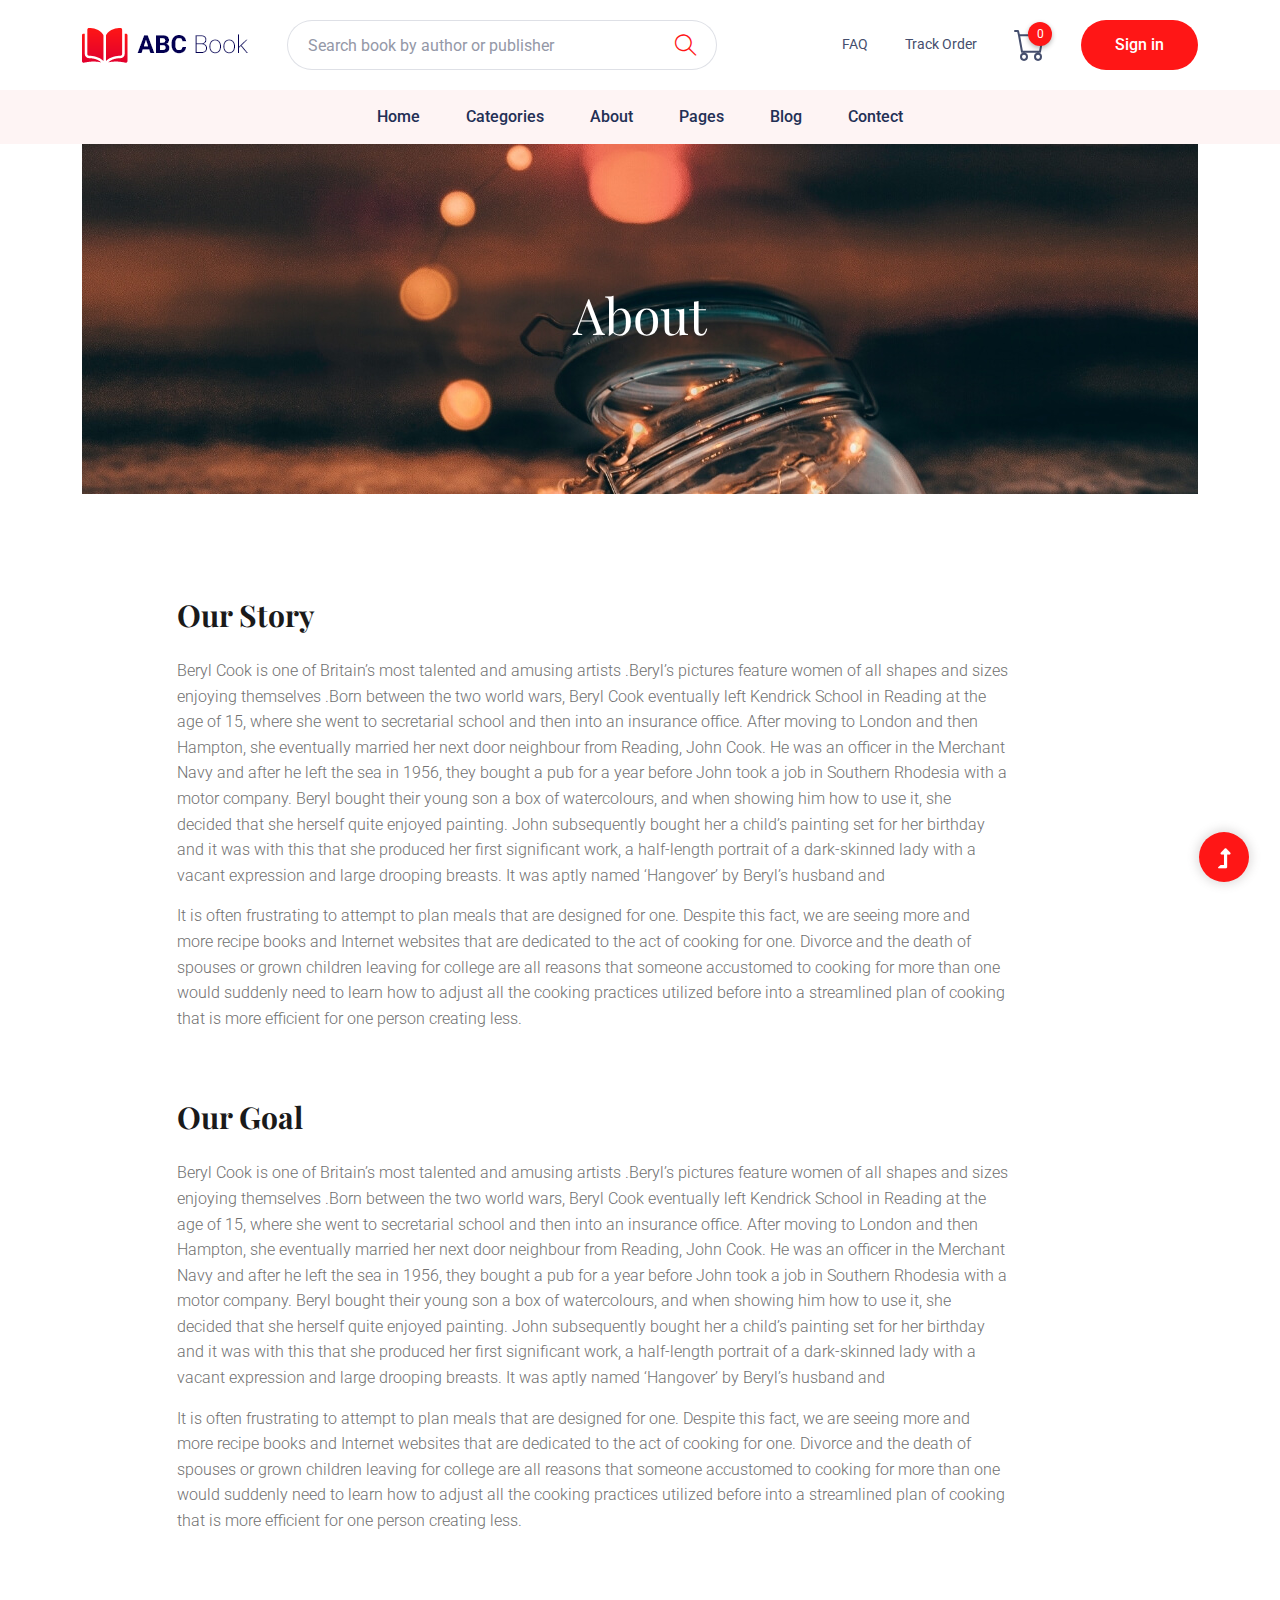
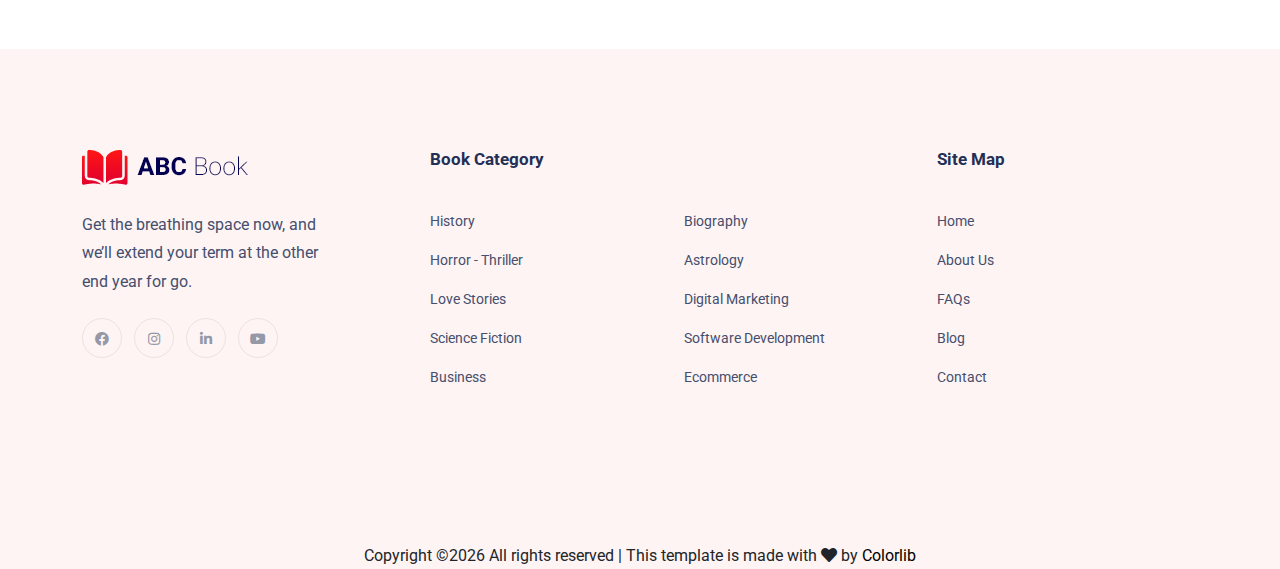
<file: src/main/webapp/resources/about.html>
<!doctype html>
<html class="no-js" lang="zxx">
<head>
    <meta charset="utf-8">
    <meta http-equiv="x-ua-compatible" content="ie=edge">
    <title>Book Shop</title>
    <meta name="description" content="">
    <meta name="viewport" content="width=device-width, initial-scale=1">
    <link rel="shortcut icon" type="image/x-icon" href="assets/img/icon/favicon.png">

    <!-- CSS here -->
    <link rel="stylesheet" href="assets/css/bootstrap.min.css">
    <link rel="stylesheet" href="assets/css/owl.carousel.min.css">
    <link rel="stylesheet" href="assets/css/slicknav.css">
    <link rel="stylesheet" href="assets/css/animate.min.css">
    <link rel="stylesheet" href="assets/css/price_rangs.css">
    <link rel="stylesheet" href="assets/css/magnific-popup.css">
    <link rel="stylesheet" href="assets/css/fontawesome-all.min.css">
    <link rel="stylesheet" href="assets/css/themify-icons.css">
    <link rel="stylesheet" href="assets/css/slick.css">
    <link rel="stylesheet" href="assets/css/nice-select.css">
    <link rel="stylesheet" href="assets/css/style.css">
</head>
<body>
    <header>
        <div class="header-area">
         <div class="main-header ">
             <div class="header-top ">
                <div class="container">
                   <div class="row">
                    <div class="col-xl-12">
                        <div class="d-flex justify-content-between align-items-center flex-sm">
                            <div class="header-info-left d-flex align-items-center">
                                <!-- logo -->
                                <div class="logo">
                                    <a href="index.html"><img src="assets/img/logo/logo.png" alt=""></a>
                                </div>
                                <!-- Search Box -->
                                <form action="#" class="form-box">
                                    <input type="text" name="Search" placeholder="Search book by author or publisher">
                                    <div class="search-icon">
                                        <i class="ti-search"></i>
                                    </div>
                                </form>
                            </div>
                            <div class="header-info-right d-flex align-items-center">
                                <ul>                                   
                                    <li><a href="#">FAQ</a></li>
                                    <li><a href="#">Track Order</a></li>
                                    <li class="shopping-card">
                                        <a href="cart.html"><img src="assets/img/icon/cart.svg" alt=""></a>
                                    </li>
                                    <li><a href="login.html" class="btn header-btn">Sign in</a></li>
                                </ul>
                            </div>
                        </div>
                    </div>
                </div>
            </div>
        </div>
        <div class="header-bottom  header-sticky">
         <div class="container">
             <div class="row align-items-center">
                <div class="col-xl-12">
                    <!-- logo 2 -->
                    <div class="logo2">
                        <a href="index.html"><img src="assets/img/logo/logo.png" alt=""></a>
                    </div>
                    <!-- Main-menu -->
                    <div class="main-menu text-center d-none d-lg-block">
                        <nav>                                                
                            <ul id="navigation">    
                                <li><a href="index.html">Home</a></li>
                                <li><a href="categories.html">Categories</a></li>
                                <li><a href="about.html">About</a></li>
                                <li><a href="#">Pages</a>
                                    <ul class="submenu">
                                        <li><a href="login.html">login</a></li>
                                        <li><a href="cart.html">Cart</a></li>
                                        <li><a href="checkout.html">Checkout</a></li>
                                        <li><a href="book-details.html">book Details</a></li>
                                        <li><a href="blog_details.html">Blog Details</a></li>
                                        <li><a href="elements.html">Element</a></li>
                                    </ul>
                                </li>
                                <li><a href="blog.html">Blog</a></li>
                                <li><a href="contact.html">Contect</a></li>
                            </ul>
                        </nav>
                    </div>
                </div> 
                <!-- Mobile Menu -->
                <div class="col-xl-12">
                    <div class="mobile_menu d-block d-lg-none"></div>
                </div>
            </div>
        </div>


    </div>
</div>

</div>
</header>
<main>
    <!-- Hero area Start-->
    <div class="container">
        <div class="row">
            <div class="col-xl-12">
                <div class="slider-area">
                    <div class="slider-height2 slider-bg5 d-flex align-items-center justify-content-center">
                        <div class="hero-caption hero-caption2">
                            <h2>About</h2>
                        </div>
                    </div>
                </div>
            </div>
        </div> 
    </div>
    <!--  Hero area End -->
    <!-- About details Start -->
    <div class="about-details">
        <div class="container">
            <div class="row">
                <div class="offset-xl-1 col-xl-10 col-lg-8">
                    <div class="section-tittle mb-15">
                        <h2>Our Story</h2>
                    </div>
                </div>
                <div class="offset-xl-1 col-xl-9">
                   <div class="about-pera">
                    <p>
                        Beryl Cook is one of Britain’s most talented and amusing artists .Beryl’s pictures feature women of all shapes and sizes enjoying themselves .Born between the two world wars, Beryl Cook eventually left Kendrick School in Reading at the age of 15, where she went to secretarial school and then into an insurance office. After moving to London and then Hampton, she eventually married her next door neighbour from Reading, John Cook. He was an officer in the Merchant Navy and after he left the sea in 1956, they bought a pub for a year before John took a job in Southern Rhodesia with a motor company. Beryl bought their young son a box of watercolours, and when showing him how to use it, she decided that she herself quite enjoyed painting. John subsequently bought her a child’s painting set for her birthday and it was with this that she produced her first significant work, a half-length portrait of a dark-skinned lady with a vacant expression and large drooping breasts. It was aptly named ‘Hangover’ by Beryl’s husband and

                    </p>
                    <p>It is often frustrating to attempt to plan meals that are designed for one. Despite this fact, we are seeing more and more recipe books and Internet websites that are dedicated to the act of cooking for one. Divorce and the death of spouses or grown children leaving for college are all reasons that someone accustomed to cooking for more than one would suddenly need to learn how to adjust all the cooking practices utilized before into a streamlined plan of cooking that is more efficient for one person creating less.</p>
                </div>
            </div>
        </div>
        <div class="row">
            <div class="offset-xl-1 col-xl-10 col-lg-8">
                <div class="section-tittle mb-15">
                    <h2>Our Goal</h2>
                </div>
            </div>
            <div class="offset-xl-1 col-xl-9">
               <div class="about-pera p-0">
                <p>
                    Beryl Cook is one of Britain’s most talented and amusing artists .Beryl’s pictures feature women of all shapes and sizes enjoying themselves .Born between the two world wars, Beryl Cook eventually left Kendrick School in Reading at the age of 15, where she went to secretarial school and then into an insurance office. After moving to London and then Hampton, she eventually married her next door neighbour from Reading, John Cook. He was an officer in the Merchant Navy and after he left the sea in 1956, they bought a pub for a year before John took a job in Southern Rhodesia with a motor company. Beryl bought their young son a box of watercolours, and when showing him how to use it, she decided that she herself quite enjoyed painting. John subsequently bought her a child’s painting set for her birthday and it was with this that she produced her first significant work, a half-length portrait of a dark-skinned lady with a vacant expression and large drooping breasts. It was aptly named ‘Hangover’ by Beryl’s husband and

                </p>
                <p>It is often frustrating to attempt to plan meals that are designed for one. Despite this fact, we are seeing more and more recipe books and Internet websites that are dedicated to the act of cooking for one. Divorce and the death of spouses or grown children leaving for college are all reasons that someone accustomed to cooking for more than one would suddenly need to learn how to adjust all the cooking practices utilized before into a streamlined plan of cooking that is more efficient for one person creating less.</p>
            </div>
        </div>
    </div>
</div>
</div>
<!-- About details End -->
</main>
<footer>
    <div class="footer-wrappper section-bg">
     <div class="footer-area footer-padding">
         <div class="container">
             <div class="row justify-content-between">
                 <div class="col-xl-3 col-lg-5 col-md-4 col-sm-6">
                     <div class="single-footer-caption mb-50">
                         <div class="single-footer-caption mb-30">
                             <!-- logo -->
                             <div class="footer-logo mb-25">
                                 <a href="index.html"><img src="assets/img/logo/logo2_footer.png" alt=""></a>
                             </div>
                             <div class="footer-tittle">
                                 <div class="footer-pera">
                                     <p>Get the breathing space now, and we’ll extend your term at the other end year for go.</p>
                                 </div>
                             </div>
                             <!-- social -->
                             <div class="footer-social">
                                <a href="https://bit.ly/sai4ull"><i class="fab fa-facebook"></i></a>
                                <a href="#"><i class="fab fa-instagram"></i></a>
                                <a href="#"><i class="fab fa-linkedin-in"></i></a>
                                <a href="#"><i class="fab fa-youtube"></i></a>
                            </div>
                        </div>
                    </div>
                </div>
                <div class="col-xl-2 col-lg-3 col-md-4 col-sm-5">
                 <div class="single-footer-caption mb-50">
                     <div class="footer-tittle">
                         <h4>Book Category</h4>
                         <ul>  
                             <li><a href="#">History</a></li>
                             <li><a href="#">Horror - Thriller</a></li>
                             <li><a href="#">Love Stories</a></li>
                             <li><a href="#">Science Fiction</a></li>
                             <li><a href="#">Business</a></li>
                         </ul>
                     </div>
                 </div>
             </div>
             <div class="col-xl-2 col-lg-3 col-md-4 col-sm-6">
                 <div class="single-footer-caption mb-50">
                     <div class="footer-tittle">
                         <h4>&nbsp;</h4>
                         <ul>
                            <li><a href="#">Biography</a></li>
                            <li><a href="#">Astrology</a></li>
                            <li><a href="#">Digital Marketing</a></li>
                            <li><a href="#">Software Development</a></li>
                            <li><a href="#">Ecommerce</a></li>
                        </ul>
                    </div>
                </div>
            </div>
            <div class="col-xl-3 col-lg-4 col-md-4 col-sm-6">
             <div class="single-footer-caption mb-50">
                 <div class="footer-tittle">
                     <h4>Site Map</h4>
                     <ul class="mb-20">
                         <li><a href="#">Home</a></li>
                         <li><a href="#">About Us</a></li>
                         <li><a href="#">FAQs</a></li>
                         <li><a href="#">Blog</a></li>
                         <li><a href="#">Contact</a></li>
                     </ul>
                 </div>
             </div>
         </div>
     </div>
 </div> 
</div>
<!-- footer-bottom area -->
<div class="footer-bottom-area">
 <div class="container">
     <div class="footer-border">
         <div class="row d-flex align-items-center">
             <div class="col-xl-12 ">
                 <div class="footer-copy-right text-center">
                    Copyright &copy;<script>document.write(new Date().getFullYear());</script> All rights reserved | This template is made with <i class="fa fa-heart color-danger" aria-hidden="true"></i> by <a href="https://colorlib.com" style="color: black" target="_blank" rel="nofollow noopener">Colorlib</a>

                </div>
            </div>
        </div>
    </div>
</div>
</div>
</div>
</footer>
<!-- Scroll Up -->
<div id="back-top" >
    <a title="Go to Top" href="#"> <i class="fas fa-level-up-alt"></i></a>
</div>

<!-- JS here -->
<!-- Jquery, Popper, Bootstrap -->
<script src="./assets/js/vendor/modernizr-3.5.0.min.js"></script>
<script src="./assets/js/vendor/jquery-1.12.4.min.js"></script>
<script src="./assets/js/popper.min.js"></script>
<script src="./assets/js/bootstrap.min.js"></script>

<!-- Slick-slider , Owl-Carousel ,slick-nav -->
<script src="./assets/js/owl.carousel.min.js"></script>
<script src="./assets/js/slick.min.js"></script>
<script src="./assets/js/jquery.slicknav.min.js"></script>

<!--wow , counter , waypoint, Nice-select -->
<script src="./assets/js/wow.min.js"></script>
<script src="./assets/js/jquery.magnific-popup.js"></script>
<script src="./assets/js/jquery.nice-select.min.js"></script>
<script src="./assets/js/jquery.counterup.min.js"></script>
<script src="./assets/js/waypoints.min.js"></script>
<script src="./assets/js/price_rangs.js"></script>

<!-- contact js -->
<script src="./assets/js/contact.js"></script>
<script src="./assets/js/jquery.form.js"></script>
<script src="./assets/js/jquery.validate.min.js"></script>
<script src="./assets/js/mail-script.js"></script>
<script src="./assets/js/jquery.ajaxchimp.min.js"></script>

<!--  Plugins, main-Jquery -->	
<script src="./assets/js/plugins.js"></script>
<script src="./assets/js/main.js"></script>
</body>
</html>
</file>
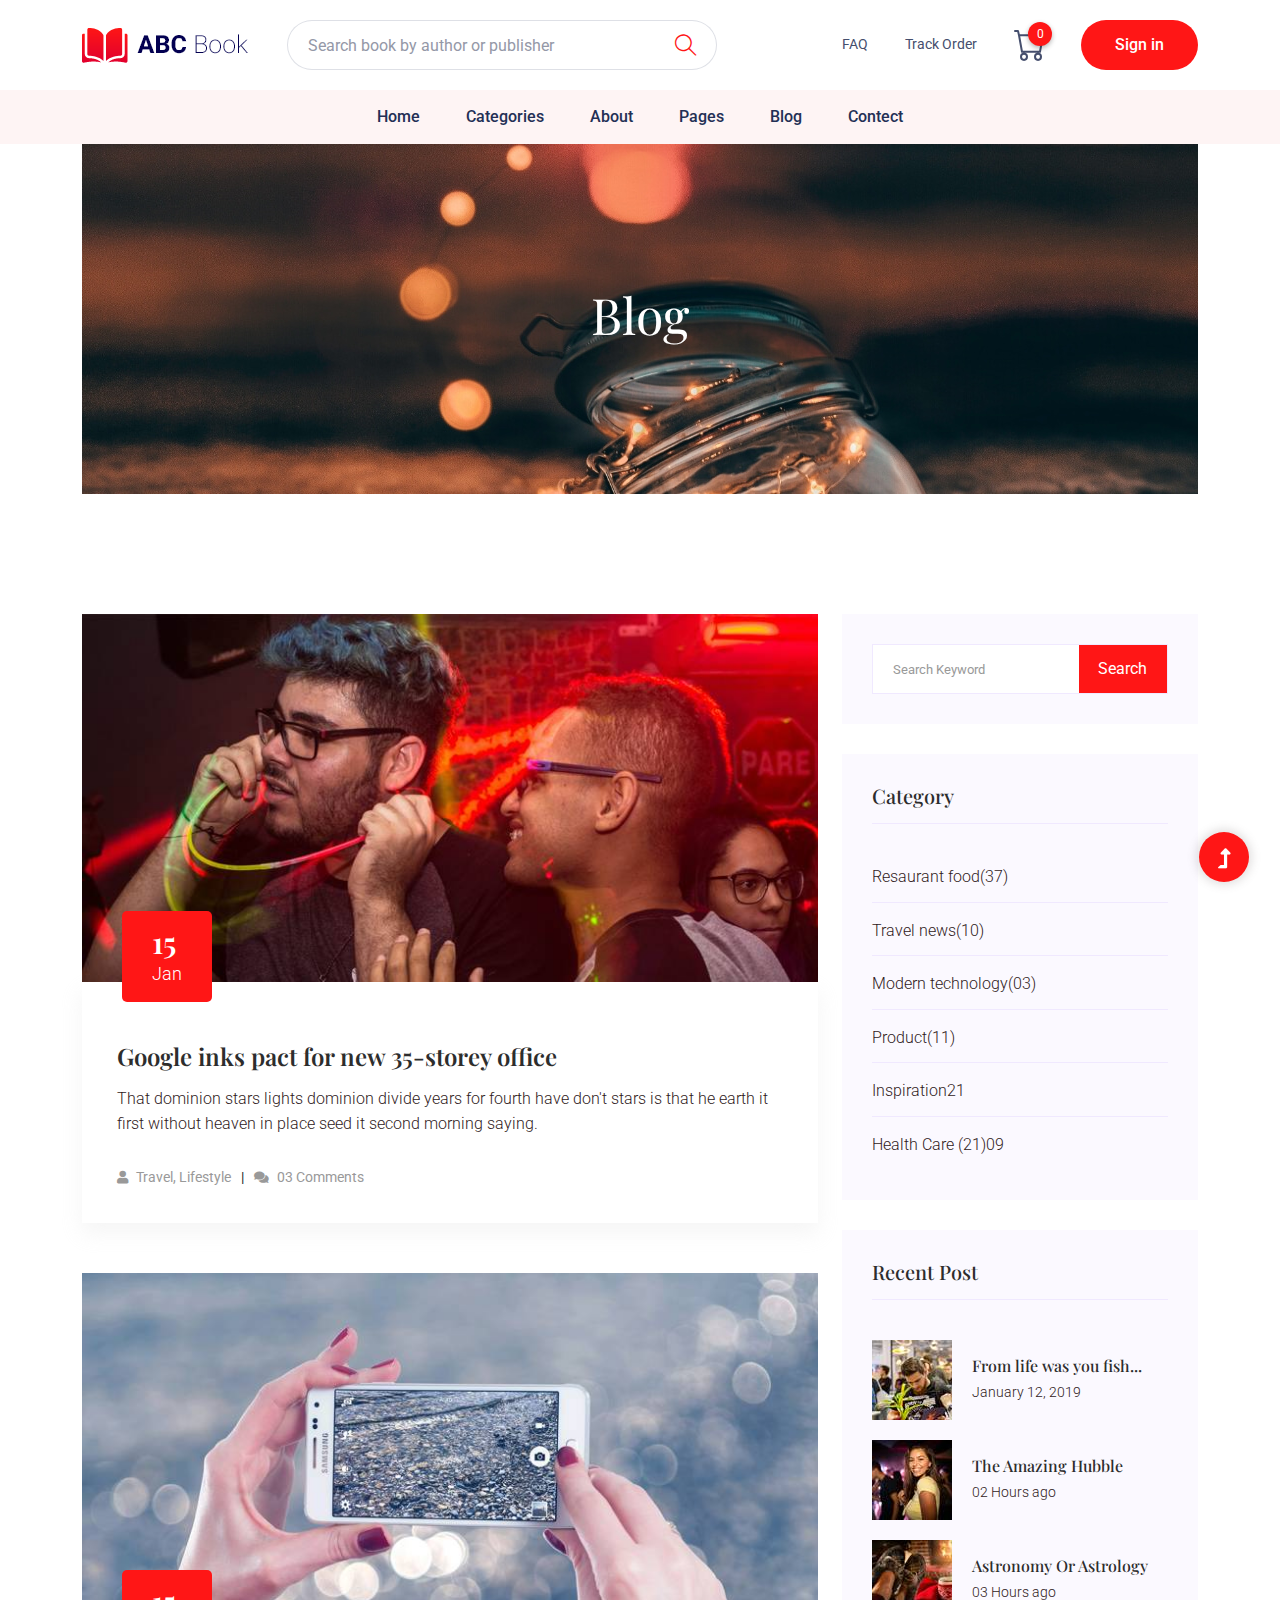
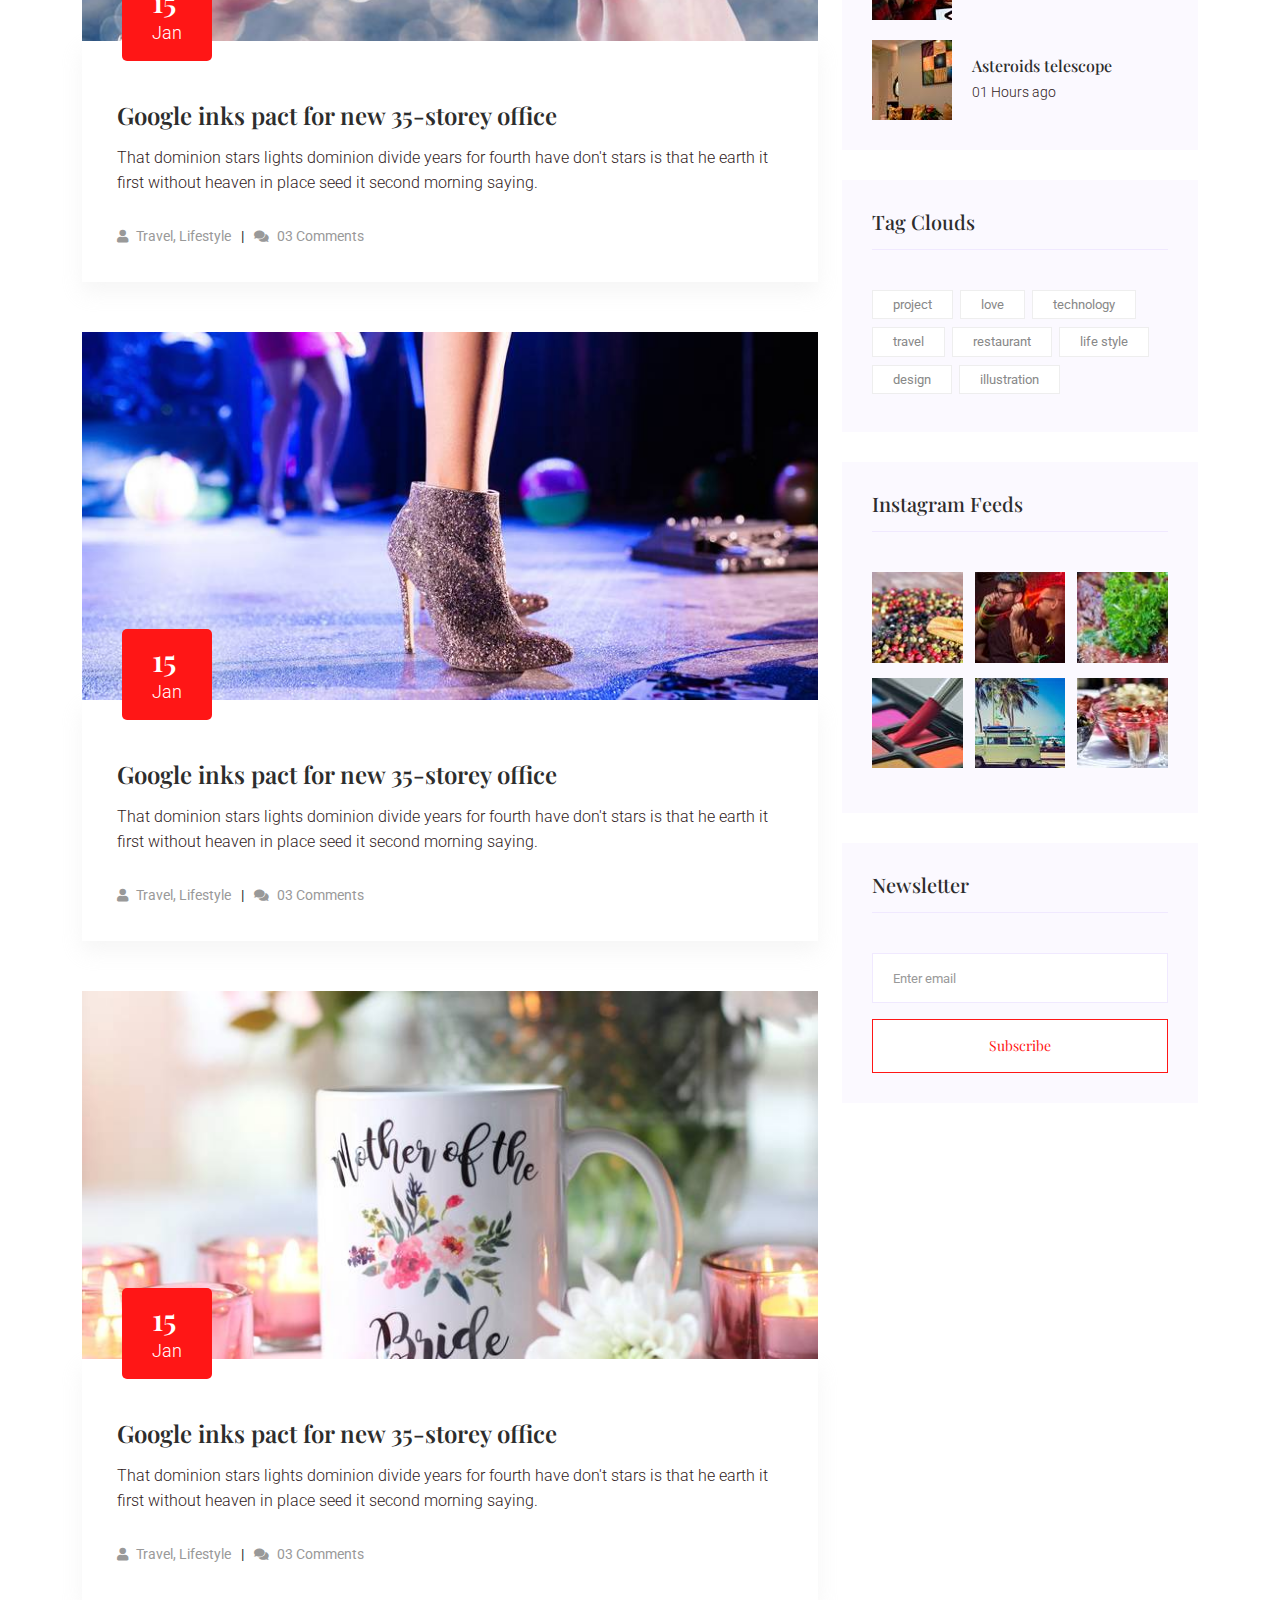
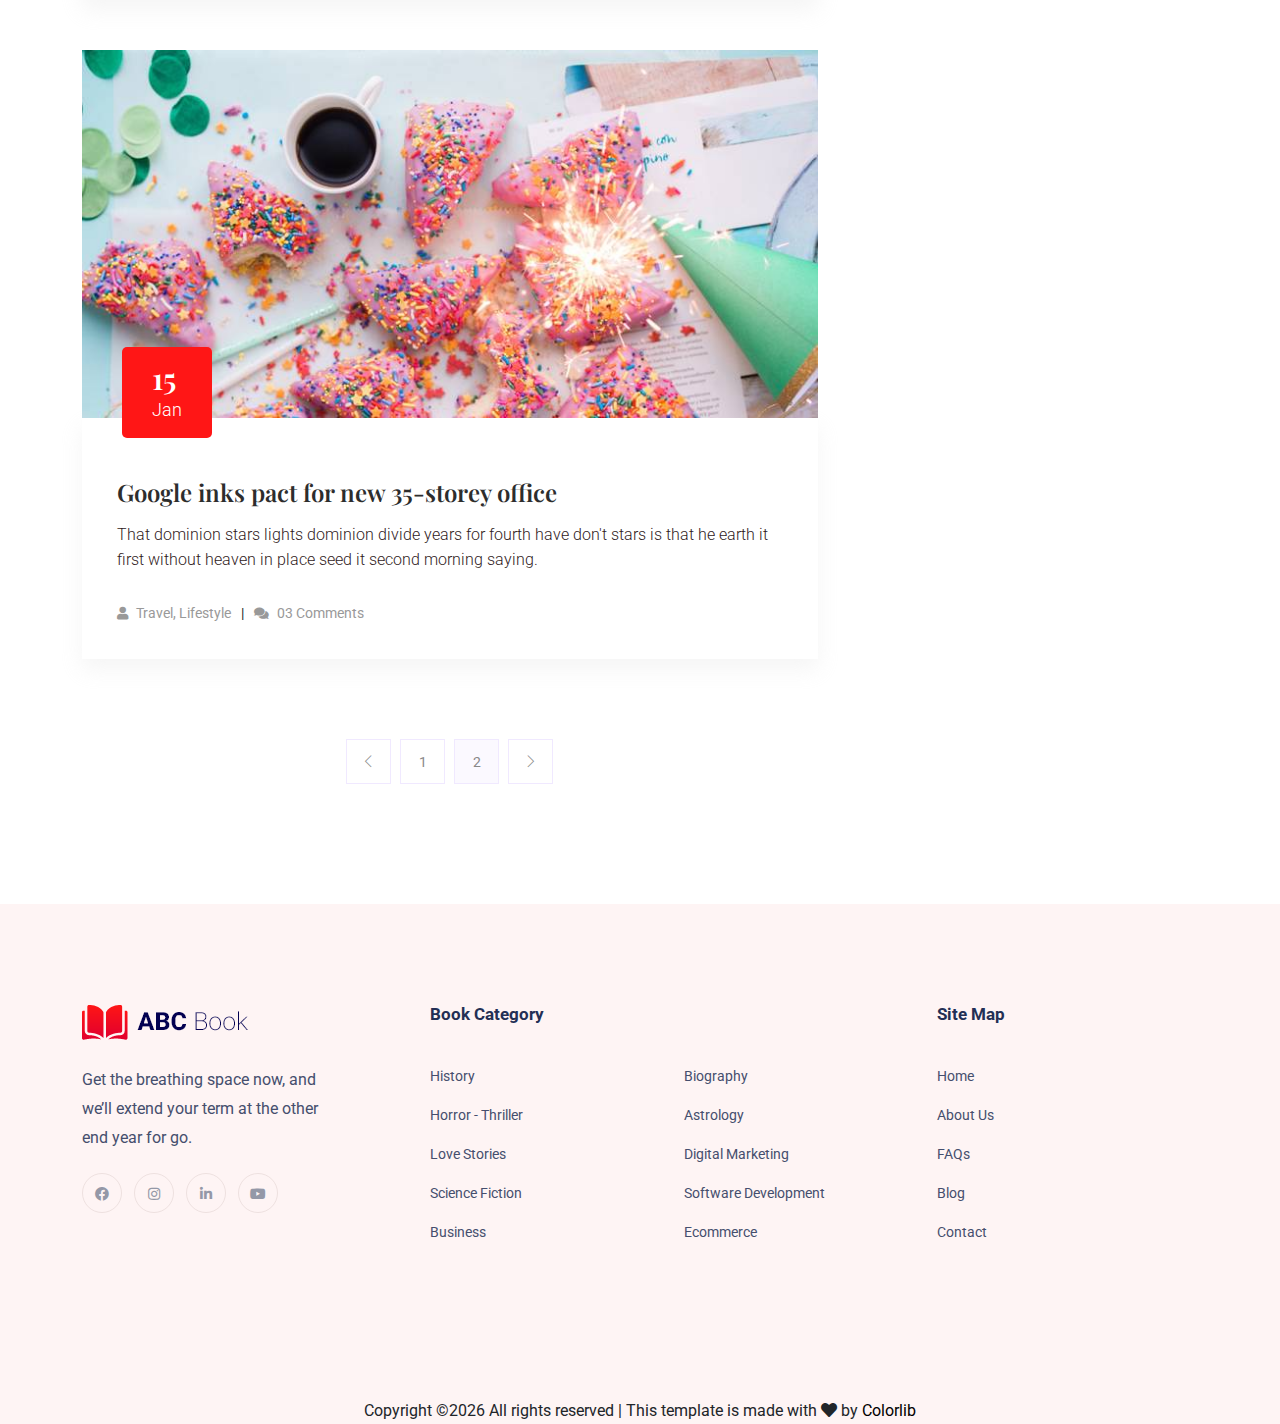
<file: src/main/webapp/resources/blog.html>
<!doctype html>
<html class="no-js" lang="zxx">
<head>
    <meta charset="utf-8">
    <meta http-equiv="x-ua-compatible" content="ie=edge">
    <title>Book Shop</title>
    <meta name="description" content="">
    <meta name="viewport" content="width=device-width, initial-scale=1">
    <link rel="shortcut icon" type="image/x-icon" href="assets/img/icon/favicon.png">

    <!-- CSS here -->
    <link rel="stylesheet" href="assets/css/bootstrap.min.css">
    <link rel="stylesheet" href="assets/css/owl.carousel.min.css">
    <link rel="stylesheet" href="assets/css/slicknav.css">
    <link rel="stylesheet" href="assets/css/animate.min.css">
    <link rel="stylesheet" href="assets/css/price_rangs.css">
    <link rel="stylesheet" href="assets/css/magnific-popup.css">
    <link rel="stylesheet" href="assets/css/fontawesome-all.min.css">
    <link rel="stylesheet" href="assets/css/themify-icons.css">
    <link rel="stylesheet" href="assets/css/slick.css">
    <link rel="stylesheet" href="assets/css/nice-select.css">
    <link rel="stylesheet" href="assets/css/style.css">
</head>
<body>
    <header>
        <div class="header-area">
         <div class="main-header ">
             <div class="header-top ">
                <div class="container">
                   <div class="row">
                    <div class="col-xl-12">
                        <div class="d-flex justify-content-between align-items-center flex-sm">
                            <div class="header-info-left d-flex align-items-center">
                                <!-- logo -->
                                <div class="logo">
                                    <a href="index.html"><img src="assets/img/logo/logo.png" alt=""></a>
                                </div>
                                <!-- Search Box -->
                                <form action="#" class="form-box">
                                    <input type="text" name="Search" placeholder="Search book by author or publisher">
                                    <div class="search-icon">
                                        <i class="ti-search"></i>
                                    </div>
                                </form>
                            </div>
                            <div class="header-info-right d-flex align-items-center">
                                <ul>                                   
                                    <li><a href="#">FAQ</a></li>
                                    <li><a href="#">Track Order</a></li>
                                    <li class="shopping-card">
                                        <a href="cart.html"><img src="assets/img/icon/cart.svg" alt=""></a>
                                    </li>
                                    <li><a href="login.html" class="btn header-btn">Sign in</a></li>
                                </ul>
                            </div>
                        </div>
                    </div>
                </div>
            </div>
        </div>
        <div class="header-bottom  header-sticky">
         <div class="container">
             <div class="row align-items-center">
                <div class="col-xl-12">
                    <!-- logo 2 -->
                    <div class="logo2">
                        <a href="index.html"><img src="assets/img/logo/logo.png" alt=""></a>
                    </div>
                    <!-- Main-menu -->
                    <div class="main-menu text-center d-none d-lg-block">
                        <nav>                                                
                            <ul id="navigation">    
                                <li><a href="index.html">Home</a></li>
                                <li><a href="categories.html">Categories</a></li>
                                <li><a href="about.html">About</a></li>
                                <li><a href="#">Pages</a>
                                    <ul class="submenu">
                                        <li><a href="login.html">login</a></li>
                                        <li><a href="cart.html">Cart</a></li>
                                        <li><a href="checkout.html">Checkout</a></li>
                                        <li><a href="book-details.html">book Details</a></li>
                                        <li><a href="blog_details.html">Blog Details</a></li>
                                        <li><a href="elements.html">Element</a></li>
                                    </ul>
                                </li>
                                <li><a href="blog.html">Blog</a></li>
                                <li><a href="contact.html">Contect</a></li>
                            </ul>
                        </nav>
                    </div>
                </div> 
                <!-- Mobile Menu -->
                <div class="col-xl-12">
                    <div class="mobile_menu d-block d-lg-none"></div>
                </div>
            </div>
        </div>


    </div>
</div>

</div>
</header>
<main>
    <!-- Hero area Start-->
    <div class="container">
        <div class="row">
            <div class="col-xl-12">
                <div class="slider-area">
                    <div class="slider-height2 slider-bg5 d-flex align-items-center justify-content-center">
                        <div class="hero-caption hero-caption2">
                            <h2>Blog</h2>
                        </div>
                    </div>
                </div>
            </div>
        </div> 
    </div>
    <!--  Hero area End -->
    <!-- Blog Area Start-->
    <section class="blog_area section-padding">
        <div class="container">
            <div class="row">
                <div class="col-lg-8 mb-5 mb-lg-0">
                    <div class="blog_left_sidebar">
                        <article class="blog_item">
                            <div class="blog_item_img">
                                <img class="card-img rounded-0" src="assets/img/blog/single_blog_1.jpg" alt="">
                                <a href="#" class="blog_item_date">
                                    <h3>15</h3>
                                    <p>Jan</p>
                                </a>
                            </div>
                            <div class="blog_details">
                                <a class="d-inline-block" href="blog_details.html">
                                    <h2 class="blog-head" style="color: #2d2d2d;">Google inks pact for new 35-storey office</h2>
                                </a>
                                <p>That dominion stars lights dominion divide years for fourth have don't stars is that
                                he earth it first without heaven in place seed it second morning saying.</p>
                                <ul class="blog-info-link">
                                    <li><a href="#"><i class="fa fa-user"></i> Travel, Lifestyle</a></li>
                                    <li><a href="#"><i class="fa fa-comments"></i> 03 Comments</a></li>
                                </ul>
                            </div>
                        </article>
                        <article class="blog_item">
                            <div class="blog_item_img">
                                <img class="card-img rounded-0" src="assets/img/blog/single_blog_2.jpg" alt="">
                                <a href="#" class="blog_item_date">
                                    <h3>15</h3>
                                    <p>Jan</p>
                                </a>
                            </div>
                            <div class="blog_details">
                                <a class="d-inline-block" href="blog_details.html">
                                    <h2 class="blog-head" style="color: #2d2d2d;">Google inks pact for new 35-storey office</h2>
                                </a>
                                <p>That dominion stars lights dominion divide years for fourth have don't stars is that
                                he earth it first without heaven in place seed it second morning saying.</p>
                                <ul class="blog-info-link">
                                    <li><a href="#"><i class="fa fa-user"></i> Travel, Lifestyle</a></li>
                                    <li><a href="#"><i class="fa fa-comments"></i> 03 Comments</a></li>
                                </ul>
                            </div>
                        </article>
                        <article class="blog_item">
                            <div class="blog_item_img">
                                <img class="card-img rounded-0" src="assets/img/blog/single_blog_3.jpg" alt="">
                                <a href="#" class="blog_item_date">
                                    <h3>15</h3>
                                    <p>Jan</p>
                                </a>
                            </div>
                            <div class="blog_details">
                                <a class="d-inline-block" href="blog_details.html">
                                    <h2 class="blog-head" style="color: #2d2d2d;">Google inks pact for new 35-storey office</h2>
                                </a>
                                <p>That dominion stars lights dominion divide years for fourth have don't stars is that
                                he earth it first without heaven in place seed it second morning saying.</p>
                                <ul class="blog-info-link">
                                    <li><a href="#"><i class="fa fa-user"></i> Travel, Lifestyle</a></li>
                                    <li><a href="#"><i class="fa fa-comments"></i> 03 Comments</a></li>
                                </ul>
                            </div>
                        </article>
                        <article class="blog_item">
                            <div class="blog_item_img">
                                <img class="card-img rounded-0" src="assets/img/blog/single_blog_4.jpg" alt="">
                                <a href="#" class="blog_item_date">
                                    <h3>15</h3>
                                    <p>Jan</p>
                                </a>
                            </div>
                            <div class="blog_details">
                                <a class="d-inline-block" href="blog_details.html">
                                    <h2 class="blog-head" style="color: #2d2d2d;">Google inks pact for new 35-storey office</h2>
                                </a>
                                <p>That dominion stars lights dominion divide years for fourth have don't stars is that
                                he earth it first without heaven in place seed it second morning saying.</p>
                                <ul class="blog-info-link">
                                    <li><a href="#"><i class="fa fa-user"></i> Travel, Lifestyle</a></li>
                                    <li><a href="#"><i class="fa fa-comments"></i> 03 Comments</a></li>
                                </ul>
                            </div>
                        </article>
                        <article class="blog_item">
                            <div class="blog_item_img">
                                <img class="card-img rounded-0" src="assets/img/blog/single_blog_5.jpg" alt="">
                                <a href="#" class="blog_item_date">
                                    <h3>15</h3>
                                    <p>Jan</p>
                                </a>
                            </div>
                            <div class="blog_details">
                                <a class="d-inline-block" href="blog_details.html">
                                    <h2 class="blog-head" style="color: #2d2d2d;">Google inks pact for new 35-storey office</h2>
                                </a>
                                <p>That dominion stars lights dominion divide years for fourth have don't stars is that
                                he earth it first without heaven in place seed it second morning saying.</p>
                                <ul class="blog-info-link">
                                    <li><a href="#"><i class="fa fa-user"></i> Travel, Lifestyle</a></li>
                                    <li><a href="#"><i class="fa fa-comments"></i> 03 Comments</a></li>
                                </ul>
                            </div>
                        </article>
                        <nav class="blog-pagination justify-content-center d-flex">
                            <ul class="pagination">
                                <li class="page-item">
                                    <a href="#" class="page-link" aria-label="Previous">
                                        <i class="ti-angle-left"></i>
                                    </a>
                                </li>
                                <li class="page-item">
                                    <a href="#" class="page-link">1</a>
                                </li>
                                <li class="page-item active">
                                    <a href="#" class="page-link">2</a>
                                </li>
                                <li class="page-item">
                                    <a href="#" class="page-link" aria-label="Next">
                                        <i class="ti-angle-right"></i>
                                    </a>
                                </li>
                            </ul>
                        </nav>
                    </div>
                </div>
                <div class="col-lg-4">
                    <div class="blog_right_sidebar">
                        <aside class="single_sidebar_widget search_widget">
                            <form action="#">
                                <div class="form-group m-0">
                                    <div class="input-group">
                                        <input type="text" class="form-control" placeholder="Search Keyword">
                                        <div class="input-group-append d-flex">
                                            <button class="boxed-btn2" type="button">Search</button>
                                        </div>
                                    </div>
                                </div>
                            </form>
                        </aside>
                        <aside class="single_sidebar_widget post_category_widget">
                            <h4 class="widget_title" style="color: #2d2d2d;">Category</h4>
                            <ul class="list cat-list">
                                <li>
                                    <a href="#" class="d-flex">
                                        <p>Resaurant food</p>
                                        <p>(37)</p>
                                    </a>
                                </li>
                                <li>
                                    <a href="#" class="d-flex">
                                        <p>Travel news</p>
                                        <p>(10)</p>
                                    </a>
                                </li>
                                <li>
                                    <a href="#" class="d-flex">
                                        <p>Modern technology</p>
                                        <p>(03)</p>
                                    </a>
                                </li>
                                <li>
                                    <a href="#" class="d-flex">
                                        <p>Product</p>
                                        <p>(11)</p>
                                    </a>
                                </li>
                                <li>
                                    <a href="#" class="d-flex">
                                        <p>Inspiration</p>
                                        <p>21</p>
                                    </a>
                                </li>
                                <li>
                                    <a href="#" class="d-flex">
                                        <p>Health Care (21)</p>
                                        <p>09</p>
                                    </a>
                                </li>
                            </ul>
                        </aside>
                        <aside class="single_sidebar_widget popular_post_widget">
                            <h3 class="widget_title" style="color: #2d2d2d;">Recent Post</h3>
                            <div class="media post_item">
                                <img src="assets/img/post/post_1.jpg" alt="post">
                                <div class="media-body">
                                    <a href="blog_details.html">
                                        <h3 style="color: #2d2d2d;">From life was you fish...</h3>
                                    </a>
                                    <p>January 12, 2019</p>
                                </div>
                            </div>
                            <div class="media post_item">
                                <img src="assets/img/post/post_2.jpg" alt="post">
                                <div class="media-body">
                                    <a href="blog_details.html">
                                        <h3 style="color: #2d2d2d;">The Amazing Hubble</h3>
                                    </a>
                                    <p>02 Hours ago</p>
                                </div>
                            </div>
                            <div class="media post_item">
                                <img src="assets/img/post/post_3.jpg" alt="post">
                                <div class="media-body">
                                    <a href="blog_details.html">
                                        <h3 style="color: #2d2d2d;">Astronomy Or Astrology</h3>
                                    </a>
                                    <p>03 Hours ago</p>
                                </div>
                            </div>
                            <div class="media post_item">
                                <img src="assets/img/post/post_4.jpg" alt="post">
                                <div class="media-body">
                                    <a href="blog_details.html">
                                        <h3 style="color: #2d2d2d;">Asteroids telescope</h3>
                                    </a>
                                    <p>01 Hours ago</p>
                                </div>
                            </div>
                        </aside>
                        <aside class="single_sidebar_widget tag_cloud_widget">
                            <h4 class="widget_title" style="color: #2d2d2d;">Tag Clouds</h4>
                            <ul class="list">
                                <li>
                                    <a href="#">project</a>
                                </li>
                                <li>
                                    <a href="#">love</a>
                                </li>
                                <li>
                                    <a href="#">technology</a>
                                </li>
                                <li>
                                    <a href="#">travel</a>
                                </li>
                                <li>
                                    <a href="#">restaurant</a>
                                </li>
                                <li>
                                    <a href="#">life style</a>
                                </li>
                                <li>
                                    <a href="#">design</a>
                                </li>
                                <li>
                                    <a href="#">illustration</a>
                                </li>
                            </ul>
                        </aside>

                        <aside class="single_sidebar_widget instagram_feeds">
                            <h4 class="widget_title" style="color: #2d2d2d;">Instagram Feeds</h4>
                            <ul class="instagram_row flex-wrap">
                                <li>
                                    <a href="#">
                                        <img class="img-fluid" src="assets/img/post/post_5.jpg" alt="">
                                    </a>
                                </li>
                                <li>
                                    <a href="#">
                                        <img class="img-fluid" src="assets/img/post/post_6.jpg" alt="">
                                    </a>
                                </li>
                                <li>
                                    <a href="#">
                                        <img class="img-fluid" src="assets/img/post/post_7.jpg" alt="">
                                    </a>
                                </li>
                                <li>
                                    <a href="#">
                                        <img class="img-fluid" src="assets/img/post/post_8.jpg" alt="">
                                    </a>
                                </li>
                                <li>
                                    <a href="#">
                                        <img class="img-fluid" src="assets/img/post/post_9.jpg" alt="">
                                    </a>
                                </li>
                                <li>
                                    <a href="#">
                                        <img class="img-fluid" src="assets/img/post/post_10.jpg" alt="">
                                    </a>
                                </li>
                            </ul>
                        </aside>
                        <aside class="single_sidebar_widget newsletter_widget">
                            <h4 class="widget_title" style="color: #2d2d2d;">Newsletter</h4>
                            <form action="#">
                                <div class="form-group">
                                    <input type="email" class="form-control" onfocus="this.placeholder = ''"
                                    onblur="this.placeholder = 'Enter email'" placeholder='Enter email' required>
                                </div>
                                <button class="button rounded-0 primary-bg text-white w-100 btn_1 boxed-btn"
                                type="submit">Subscribe</button>
                            </form>
                        </aside>
                    </div>
                </div>
            </div>
        </div>
    </section>
    <!-- Blog Area End -->
</main>
<footer>
    <div class="footer-wrappper section-bg">
     <div class="footer-area footer-padding">
         <div class="container">
             <div class="row justify-content-between">
                 <div class="col-xl-3 col-lg-5 col-md-4 col-sm-6">
                     <div class="single-footer-caption mb-50">
                         <div class="single-footer-caption mb-30">
                             <!-- logo -->
                             <div class="footer-logo mb-25">
                                 <a href="index.html"><img src="assets/img/logo/logo2_footer.png" alt=""></a>
                             </div>
                             <div class="footer-tittle">
                                 <div class="footer-pera">
                                     <p>Get the breathing space now, and we’ll extend your term at the other end year for go.</p>
                                 </div>
                             </div>
                             <!-- social -->
                             <div class="footer-social">
                                <a href="https://bit.ly/sai4ull"><i class="fab fa-facebook"></i></a>
                                <a href="#"><i class="fab fa-instagram"></i></a>
                                <a href="#"><i class="fab fa-linkedin-in"></i></a>
                                <a href="#"><i class="fab fa-youtube"></i></a>
                            </div>
                        </div>
                    </div>
                </div>
                <div class="col-xl-2 col-lg-3 col-md-4 col-sm-5">
                 <div class="single-footer-caption mb-50">
                     <div class="footer-tittle">
                         <h4>Book Category</h4>
                         <ul>  
                             <li><a href="#">History</a></li>
                             <li><a href="#">Horror - Thriller</a></li>
                             <li><a href="#">Love Stories</a></li>
                             <li><a href="#">Science Fiction</a></li>
                             <li><a href="#">Business</a></li>
                         </ul>
                     </div>
                 </div>
             </div>
             <div class="col-xl-2 col-lg-3 col-md-4 col-sm-6">
                 <div class="single-footer-caption mb-50">
                     <div class="footer-tittle">
                         <h4>&nbsp;</h4>
                         <ul>
                            <li><a href="#">Biography</a></li>
                            <li><a href="#">Astrology</a></li>
                            <li><a href="#">Digital Marketing</a></li>
                            <li><a href="#">Software Development</a></li>
                            <li><a href="#">Ecommerce</a></li>
                        </ul>
                    </div>
                </div>
            </div>
            <div class="col-xl-3 col-lg-4 col-md-4 col-sm-6">
             <div class="single-footer-caption mb-50">
                 <div class="footer-tittle">
                     <h4>Site Map</h4>
                     <ul class="mb-20">
                         <li><a href="#">Home</a></li>
                         <li><a href="#">About Us</a></li>
                         <li><a href="#">FAQs</a></li>
                         <li><a href="#">Blog</a></li>
                         <li><a href="#">Contact</a></li>
                     </ul>
                 </div>
             </div>
         </div>
     </div>
 </div> 
</div>
<!-- footer-bottom area -->
<div class="footer-bottom-area">
 <div class="container">
     <div class="footer-border">
         <div class="row d-flex align-items-center">
             <div class="col-xl-12 ">
                 <div class="footer-copy-right text-center">
                    Copyright &copy;<script>document.write(new Date().getFullYear());</script> All rights reserved | This template is made with <i class="fa fa-heart color-danger" aria-hidden="true"></i> by <a href="https://colorlib.com" style="color: black" target="_blank" rel="nofollow noopener">Colorlib</a>

                </div>
            </div>
        </div>
    </div>
</div>
</div>
</div>
</footer>
<!-- Scroll Up -->
<div id="back-top" >
    <a title="Go to Top" href="#"> <i class="fas fa-level-up-alt"></i></a>
</div>

<!-- JS here -->
<!-- Jquery, Popper, Bootstrap -->
<script src="./assets/js/vendor/modernizr-3.5.0.min.js"></script>
<script src="./assets/js/vendor/jquery-1.12.4.min.js"></script>
<script src="./assets/js/popper.min.js"></script>
<script src="./assets/js/bootstrap.min.js"></script>

<!-- Slick-slider , Owl-Carousel ,slick-nav -->
<script src="./assets/js/owl.carousel.min.js"></script>
<script src="./assets/js/slick.min.js"></script>
<script src="./assets/js/jquery.slicknav.min.js"></script>

<!--wow , counter , waypoint, Nice-select -->
<script src="./assets/js/wow.min.js"></script>
<script src="./assets/js/jquery.magnific-popup.js"></script>
<script src="./assets/js/jquery.nice-select.min.js"></script>
<script src="./assets/js/jquery.counterup.min.js"></script>
<script src="./assets/js/waypoints.min.js"></script>
<script src="./assets/js/price_rangs.js"></script>

<!-- contact js -->
<script src="./assets/js/contact.js"></script>
<script src="./assets/js/jquery.form.js"></script>
<script src="./assets/js/jquery.validate.min.js"></script>
<script src="./assets/js/mail-script.js"></script>
<script src="./assets/js/jquery.ajaxchimp.min.js"></script>

<!--  Plugins, main-Jquery -->	
<script src="./assets/js/plugins.js"></script>
<script src="./assets/js/main.js"></script>
</body>
</html>
</file>
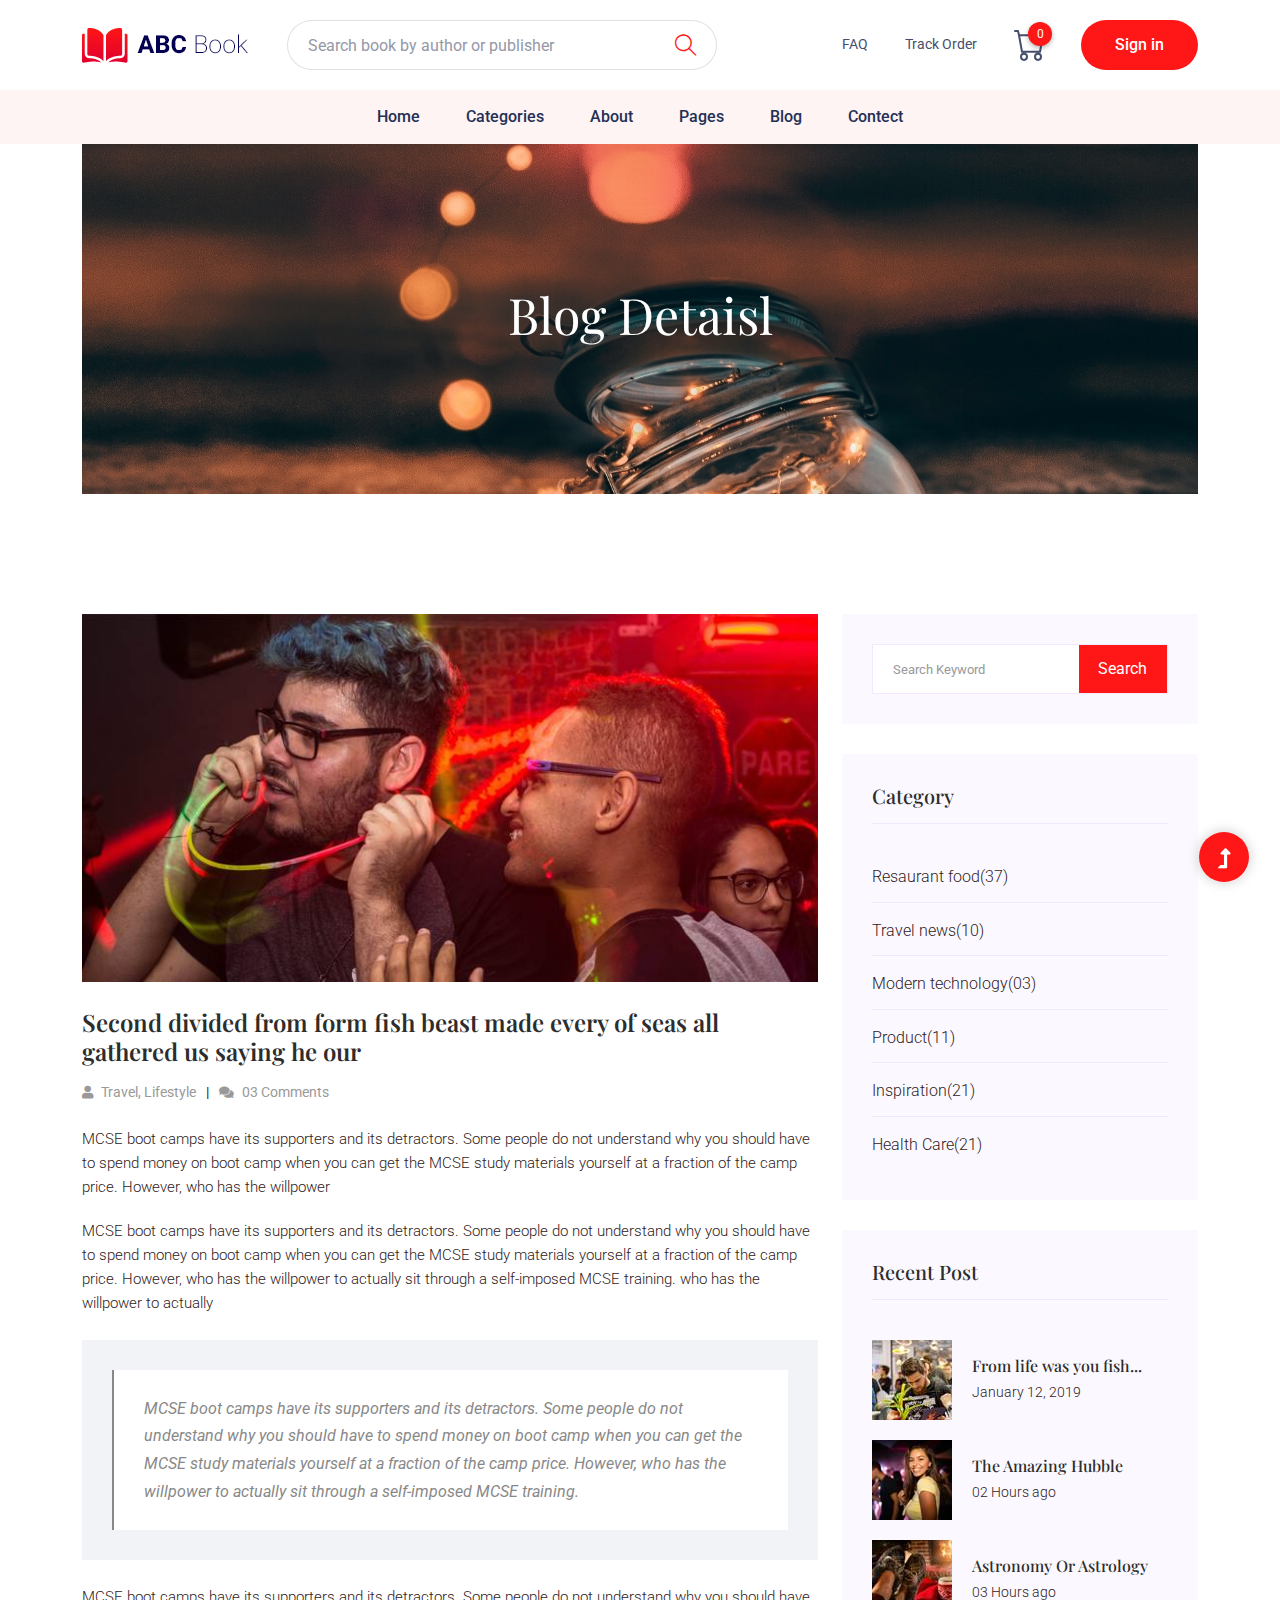
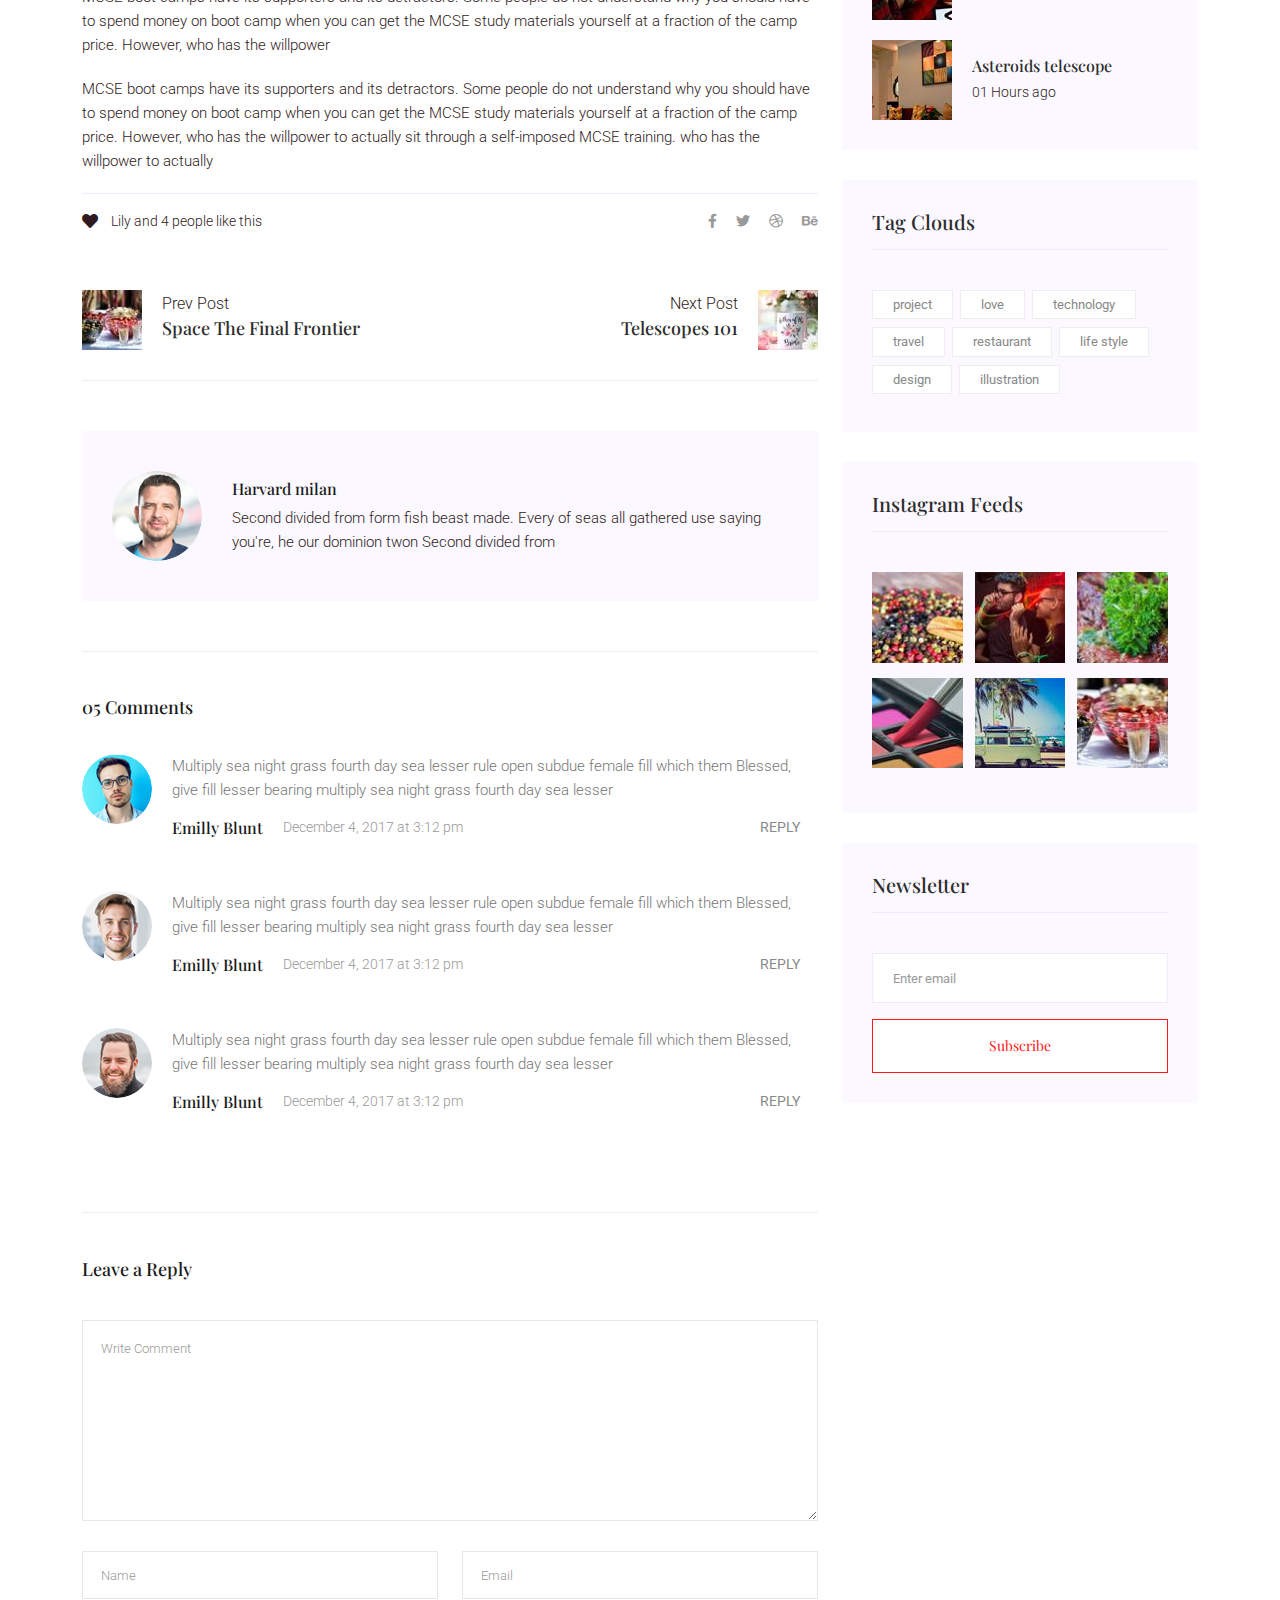
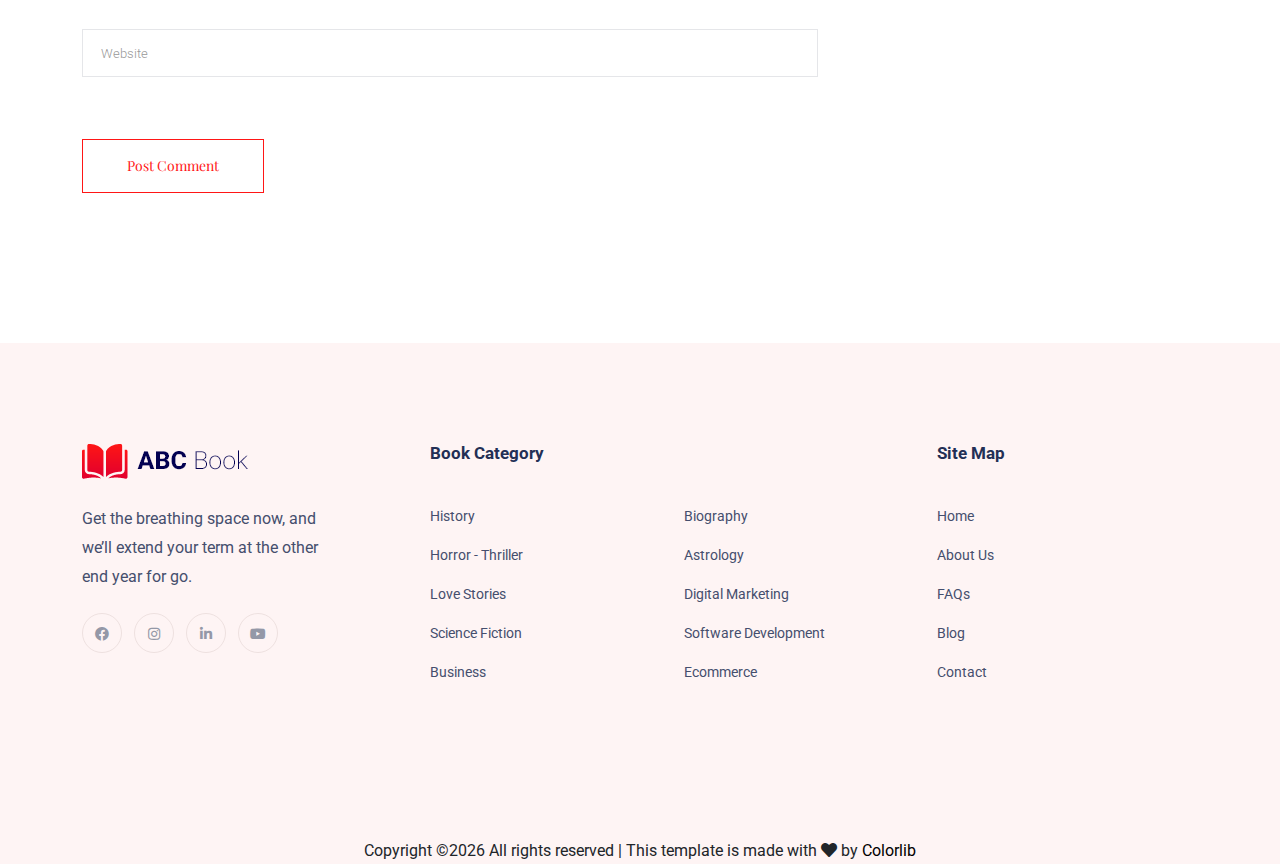
<file: src/main/webapp/resources/blog_details.html>
<!doctype html>
<html class="no-js" lang="zxx">
<head>
  <meta charset="utf-8">
  <meta http-equiv="x-ua-compatible" content="ie=edge">
  <title>Book Shop</title>
  <meta name="description" content="">
  <meta name="viewport" content="width=device-width, initial-scale=1">
  <link rel="shortcut icon" type="image/x-icon" href="assets/img/icon/favicon.png">

  <!-- CSS here -->
  <link rel="stylesheet" href="assets/css/bootstrap.min.css">
  <link rel="stylesheet" href="assets/css/owl.carousel.min.css">
  <link rel="stylesheet" href="assets/css/slicknav.css">
  <link rel="stylesheet" href="assets/css/animate.min.css">
  <link rel="stylesheet" href="assets/css/price_rangs.css">
  <link rel="stylesheet" href="assets/css/magnific-popup.css">
  <link rel="stylesheet" href="assets/css/fontawesome-all.min.css">
  <link rel="stylesheet" href="assets/css/themify-icons.css">
  <link rel="stylesheet" href="assets/css/slick.css">
  <link rel="stylesheet" href="assets/css/nice-select.css">
  <link rel="stylesheet" href="assets/css/style.css">
</head>
<body>
  <header>
    <div class="header-area">
     <div class="main-header ">
       <div class="header-top ">
        <div class="container">
         <div class="row">
          <div class="col-xl-12">
            <div class="d-flex justify-content-between align-items-center flex-sm">
              <div class="header-info-left d-flex align-items-center">
                <!-- logo -->
                <div class="logo">
                  <a href="index.html"><img src="assets/img/logo/logo.png" alt=""></a>
                </div>
                <!-- Search Box -->
                <form action="#" class="form-box">
                  <input type="text" name="Search" placeholder="Search book by author or publisher">
                  <div class="search-icon">
                    <i class="ti-search"></i>
                  </div>
                </form>
              </div>
              <div class="header-info-right d-flex align-items-center">
                <ul>                                   
                  <li><a href="#">FAQ</a></li>
                  <li><a href="#">Track Order</a></li>
                  <li class="shopping-card">
                    <a href="cart.html"><img src="assets/img/icon/cart.svg" alt=""></a>
                  </li>
                  <li><a href="login.html" class="btn header-btn">Sign in</a></li>
                </ul>
              </div>
            </div>
          </div>
        </div>
      </div>
    </div>
    <div class="header-bottom  header-sticky">
     <div class="container">
       <div class="row align-items-center">
        <div class="col-xl-12">
          <!-- logo 2 -->
          <div class="logo2">
            <a href="index.html"><img src="assets/img/logo/logo.png" alt=""></a>
          </div>
          <!-- Main-menu -->
          <div class="main-menu text-center d-none d-lg-block">
            <nav>                                                
              <ul id="navigation">    
                <li><a href="index.html">Home</a></li>
                <li><a href="categories.html">Categories</a></li>
                <li><a href="about.html">About</a></li>
                <li><a href="#">Pages</a>
                  <ul class="submenu">
                    <li><a href="login.html">login</a></li>
                    <li><a href="cart.html">Cart</a></li>
                    <li><a href="checkout.html">Checkout</a></li>
                    <li><a href="book-details.html">book Details</a></li>
                    <li><a href="blog_details.html">Blog Details</a></li>
                    <li><a href="elements.html">Element</a></li>
                  </ul>
                </li>
                <li><a href="blog.html">Blog</a></li>
                <li><a href="contact.html">Contect</a></li>
              </ul>
            </nav>
          </div>
        </div> 
        <!-- Mobile Menu -->
        <div class="col-xl-12">
          <div class="mobile_menu d-block d-lg-none"></div>
        </div>
      </div>
    </div>


  </div>
</div>

</div>
</header>
<main>
  <!-- Hero area Start-->
  <div class="container">
   <div class="row">
     <div class="col-xl-12">
       <div class="slider-area">
         <div class="slider-height2 slider-bg5 d-flex align-items-center justify-content-center">
           <div class="hero-caption hero-caption2">
             <h2>Blog Detaisl</h2>
           </div>
         </div>
       </div>
     </div>
   </div> 
 </div>
 <!--  Hero area End -->
 <!-- Blog Area Start -->
 <section class="blog_area single-post-area section-padding">
   <div class="container">
    <div class="row">
     <div class="col-lg-8 posts-list">
      <div class="single-post">
       <div class="feature-img">
        <img class="img-fluid" src="assets/img/blog/single_blog_1.jpg" alt="">
      </div>
      <div class="blog_details">
        <h2 style="color: #2d2d2d;">Second divided from form fish beast made every of seas
         all gathered us saying he our
       </h2>
       <ul class="blog-info-link mt-3 mb-4">
         <li><a href="#"><i class="fa fa-user"></i> Travel, Lifestyle</a></li>
         <li><a href="#"><i class="fa fa-comments"></i> 03 Comments</a></li>
       </ul>
       <p class="excert">
         MCSE boot camps have its supporters and its detractors. Some people do not understand why you
         should have to spend money on boot camp when you can get the MCSE study materials yourself at a
         fraction of the camp price. However, who has the willpower
       </p>
       <p>
         MCSE boot camps have its supporters and its detractors. Some people do not understand why you
         should have to spend money on boot camp when you can get the MCSE study materials yourself at a
         fraction of the camp price. However, who has the willpower to actually sit through a
         self-imposed MCSE training. who has the willpower to actually
       </p>
       <div class="quote-wrapper">
         <div class="quotes">
          MCSE boot camps have its supporters and its detractors. Some people do not understand why you
          should have to spend money on boot camp when you can get the MCSE study materials yourself at
          a fraction of the camp price. However, who has the willpower to actually sit through a
          self-imposed MCSE training.
        </div>
      </div>
      <p>
       MCSE boot camps have its supporters and its detractors. Some people do not understand why you
       should have to spend money on boot camp when you can get the MCSE study materials yourself at a
       fraction of the camp price. However, who has the willpower
     </p>
     <p>
       MCSE boot camps have its supporters and its detractors. Some people do not understand why you
       should have to spend money on boot camp when you can get the MCSE study materials yourself at a
       fraction of the camp price. However, who has the willpower to actually sit through a
       self-imposed MCSE training. who has the willpower to actually
     </p>
   </div>
 </div>
 <div class="navigation-top">
   <div class="d-sm-flex justify-content-between text-center">
    <p class="like-info"><span class="align-middle"><i class="fa fa-heart"></i></span> Lily and 4
    people like this</p>
    <div class="col-sm-4 text-center my-2 my-sm-0">
    </div>
    <ul class="social-icons">
     <li><a href="https://www.facebook.com/sai4ull"><i class="fab fa-facebook-f"></i></a></li>
     <li><a href="#"><i class="fab fa-twitter"></i></a></li>
     <li><a href="#"><i class="fab fa-dribbble"></i></a></li>
     <li><a href="#"><i class="fab fa-behance"></i></a></li>
   </ul>
 </div>
 <div class="navigation-area">
  <div class="row">
   <div
   class="col-lg-6 col-md-6 col-12 nav-left flex-row d-flex justify-content-start align-items-center">
   <div class="thumb">
     <a href="#">
      <img class="img-fluid" src="assets/img/post/preview.jpg" alt="">
    </a>
  </div>
  <div class="arrow">
   <a href="#">
    <span class="lnr text-white ti-arrow-left"></span>
  </a>
</div>
<div class="detials">
 <p>Prev Post</p>
 <a href="#">
  <h4 style="color: #2d2d2d;">Space The Final Frontier</h4>
</a>
</div>
</div>
<div
class="col-lg-6 col-md-6 col-12 nav-right flex-row d-flex justify-content-end align-items-center">
<div class="detials">
 <p>Next Post</p>
 <a href="#">
  <h4 style="color: #2d2d2d;">Telescopes 101</h4>
</a>
</div>
<div class="arrow">
 <a href="#">
  <span class="lnr text-white ti-arrow-right"></span>
</a>
</div>
<div class="thumb">
 <a href="#">
  <img class="img-fluid" src="assets/img/post/next.jpg" alt="">
</a>
</div>
</div>
</div>
</div>
</div>
<div class="blog-author">
 <div class="media align-items-center">
  <img src="assets/img/blog/author.png" alt="">
  <div class="media-body">
   <a href="#">
    <h4>Harvard milan</h4>
  </a>
  <p>Second divided from form fish beast made. Every of seas all gathered use saying you're, he
  our dominion twon Second divided from</p>
</div>
</div>
</div>
<div class="comments-area">
 <h4>05 Comments</h4>
 <div class="comment-list">
  <div class="single-comment justify-content-between d-flex">
   <div class="user justify-content-between d-flex">
    <div class="thumb">
     <img src="assets/img/blog/comment_1.png" alt="">
   </div>
   <div class="desc">
     <p class="comment">
      Multiply sea night grass fourth day sea lesser rule open subdue female fill which them
      Blessed, give fill lesser bearing multiply sea night grass fourth day sea lesser
    </p>
    <div class="d-flex justify-content-between">
      <div class="d-flex align-items-center">
       <h5>
        <a href="#">Emilly Blunt</a>
      </h5>
      <p class="date">December 4, 2017 at 3:12 pm </p>
    </div>
    <div class="reply-btn">
     <a href="#" class="btn-reply text-uppercase">reply</a>
   </div>
 </div>
</div>
</div>
</div>
</div>
<div class="comment-list">
  <div class="single-comment justify-content-between d-flex">
   <div class="user justify-content-between d-flex">
    <div class="thumb">
     <img src="assets/img/blog/comment_2.png" alt="">
   </div>
   <div class="desc">
     <p class="comment">
      Multiply sea night grass fourth day sea lesser rule open subdue female fill which them
      Blessed, give fill lesser bearing multiply sea night grass fourth day sea lesser
    </p>
    <div class="d-flex justify-content-between">
      <div class="d-flex align-items-center">
       <h5>
        <a href="#">Emilly Blunt</a>
      </h5>
      <p class="date">December 4, 2017 at 3:12 pm </p>
    </div>
    <div class="reply-btn">
     <a href="#" class="btn-reply text-uppercase">reply</a>
   </div>
 </div>
</div>
</div>
</div>
</div>
<div class="comment-list">
  <div class="single-comment justify-content-between d-flex">
   <div class="user justify-content-between d-flex">
    <div class="thumb">
     <img src="assets/img/blog/comment_3.png" alt="">
   </div>
   <div class="desc">
     <p class="comment">
      Multiply sea night grass fourth day sea lesser rule open subdue female fill which them
      Blessed, give fill lesser bearing multiply sea night grass fourth day sea lesser
    </p>
    <div class="d-flex justify-content-between">
      <div class="d-flex align-items-center">
       <h5>
        <a href="#">Emilly Blunt</a>
      </h5>
      <p class="date">December 4, 2017 at 3:12 pm </p>
    </div>
    <div class="reply-btn">
     <a href="#" class="btn-reply text-uppercase">reply</a>
   </div>
 </div>
</div>
</div>
</div>
</div>
</div>
<div class="comment-form">
 <h4>Leave a Reply</h4>
 <form class="form-contact comment_form" action="#" id="commentForm">
  <div class="row">
   <div class="col-12">
    <div class="form-group">
     <textarea class="form-control w-100" name="comment" id="comment" cols="30" rows="9"
     placeholder="Write Comment"></textarea>
   </div>
 </div>
 <div class="col-sm-6">
  <div class="form-group">
   <input class="form-control" name="name" id="name" type="text" placeholder="Name">
 </div>
</div>
<div class="col-sm-6">
  <div class="form-group">
   <input class="form-control" name="email" id="email" type="email" placeholder="Email">
 </div>
</div>
<div class="col-12">
  <div class="form-group">
   <input class="form-control" name="website" id="website" type="text" placeholder="Website">
 </div>
</div>
</div>
<div class="form-group">
 <button type="submit" class="button button-contactForm btn_1 boxed-btn">Post Comment</button>
</div>
</form>
</div>
</div>
<div class="col-lg-4">
  <div class="blog_right_sidebar">
   <aside class="single_sidebar_widget search_widget">
    <form action="#">
     <div class="form-group m-0">
       <div class="input-group">
         <input type="text" class="form-control" placeholder="Search Keyword">
         <div class="input-group-append d-flex">
           <button class="boxed-btn2" type="button">Search</button>
         </div>
       </div>
     </div>
   </form>
 </aside>
 <aside class="single_sidebar_widget post_category_widget">
  <h4 class="widget_title" style="color: #2d2d2d;">Category</h4>
  <ul class="list cat-list">
   <li>
    <a href="#" class="d-flex">
     <p>Resaurant food</p>
     <p>(37)</p>
   </a>
 </li>
 <li>
  <a href="#" class="d-flex">
   <p>Travel news</p>
   <p>(10)</p>
 </a>
</li>
<li>
  <a href="#" class="d-flex">
   <p>Modern technology</p>
   <p>(03)</p>
 </a>
</li>
<li>
  <a href="#" class="d-flex">
   <p>Product</p>
   <p>(11)</p>
 </a>
</li>
<li>
  <a href="#" class="d-flex">
   <p>Inspiration</p>
   <p>(21)</p>
 </a>
</li>
<li>
  <a href="#" class="d-flex">
   <p>Health Care</p>
   <p>(21)</p>
 </a>
</li>
</ul>
</aside>
<aside class="single_sidebar_widget popular_post_widget">
  <h3 class="widget_title" style="color: #2d2d2d;">Recent Post</h3>
  <div class="media post_item">
   <img src="assets/img/post/post_1.jpg" alt="post">
   <div class="media-body">
    <a href="blog_details.html">
     <h3 style="color: #2d2d2d;">From life was you fish...</h3>
   </a>
   <p>January 12, 2019</p>
 </div>
</div>
<div class="media post_item">
 <img src="assets/img/post/post_2.jpg" alt="post">
 <div class="media-body">
  <a href="blog_details.html">
   <h3 style="color: #2d2d2d;">The Amazing Hubble</h3>
 </a>
 <p>02 Hours ago</p>
</div>
</div>
<div class="media post_item">
 <img src="assets/img/post/post_3.jpg" alt="post">
 <div class="media-body">
  <a href="blog_details.html">
   <h3 style="color: #2d2d2d;">Astronomy Or Astrology</h3>
 </a>
 <p>03 Hours ago</p>
</div>
</div>
<div class="media post_item">
 <img src="assets/img/post/post_4.jpg" alt="post">
 <div class="media-body">
  <a href="blog_details.html">
   <h3 style="color: #2d2d2d;">Asteroids telescope</h3>
 </a>
 <p>01 Hours ago</p>
</div>
</div>
</aside>
<aside class="single_sidebar_widget tag_cloud_widget">
  <h4 class="widget_title" style="color: #2d2d2d;">Tag Clouds</h4>
  <ul class="list">
   <li>
    <a href="#">project</a>
  </li>
  <li>
    <a href="#">love</a>
  </li>
  <li>
    <a href="#">technology</a>
  </li>
  <li>
    <a href="#">travel</a>
  </li>
  <li>
    <a href="#">restaurant</a>
  </li>
  <li>
    <a href="#">life style</a>
  </li>
  <li>
    <a href="#">design</a>
  </li>
  <li>
    <a href="#">illustration</a>
  </li>
</ul>
</aside>
<aside class="single_sidebar_widget instagram_feeds">
  <h4 class="widget_title" style="color: #2d2d2d;">Instagram Feeds</h4>
  <ul class="instagram_row flex-wrap">
   <li>
    <a href="#">
     <img class="img-fluid" src="assets/img/post/post_5.jpg" alt="">
   </a>
 </li>
 <li>
  <a href="#">
   <img class="img-fluid" src="assets/img/post/post_6.jpg" alt="">
 </a>
</li>
<li>
  <a href="#">
   <img class="img-fluid" src="assets/img/post/post_7.jpg" alt="">
 </a>
</li>
<li>
  <a href="#">
   <img class="img-fluid" src="assets/img/post/post_8.jpg" alt="">
 </a>
</li>
<li>
  <a href="#">
   <img class="img-fluid" src="assets/img/post/post_9.jpg" alt="">
 </a>
</li>
<li>
  <a href="#">
   <img class="img-fluid" src="assets/img/post/post_10.jpg" alt="">
 </a>
</li>
</ul>
</aside>
<aside class="single_sidebar_widget newsletter_widget">
  <h4 class="widget_title" style="color: #2d2d2d;">Newsletter</h4>
  <form action="#">
   <div class="form-group">
    <input type="email" class="form-control" onfocus="this.placeholder = ''"
    onblur="this.placeholder = 'Enter email'" placeholder='Enter email' required>
  </div>
  <button class="button rounded-0 primary-bg text-white w-100 btn_1 boxed-btn" type="submit">Subscribe</button>
</form>
</aside>
</div>
</div>
</div>
</div>
</section>
<!-- Blog Area End -->
</main>
<footer>
  <div class="footer-wrappper section-bg">
   <div class="footer-area footer-padding">
     <div class="container">
       <div class="row justify-content-between">
         <div class="col-xl-3 col-lg-5 col-md-4 col-sm-6">
           <div class="single-footer-caption mb-50">
             <div class="single-footer-caption mb-30">
               <!-- logo -->
               <div class="footer-logo mb-25">
                 <a href="index.html"><img src="assets/img/logo/logo2_footer.png" alt=""></a>
               </div>
               <div class="footer-tittle">
                 <div class="footer-pera">
                   <p>Get the breathing space now, and we’ll extend your term at the other end year for go.</p>
                 </div>
               </div>
               <!-- social -->
               <div class="footer-social">
                <a href="https://bit.ly/sai4ull"><i class="fab fa-facebook"></i></a>
                <a href="#"><i class="fab fa-instagram"></i></a>
                <a href="#"><i class="fab fa-linkedin-in"></i></a>
                <a href="#"><i class="fab fa-youtube"></i></a>
              </div>
            </div>
          </div>
        </div>
        <div class="col-xl-2 col-lg-3 col-md-4 col-sm-5">
         <div class="single-footer-caption mb-50">
           <div class="footer-tittle">
             <h4>Book Category</h4>
             <ul>  
               <li><a href="#">History</a></li>
               <li><a href="#">Horror - Thriller</a></li>
               <li><a href="#">Love Stories</a></li>
               <li><a href="#">Science Fiction</a></li>
               <li><a href="#">Business</a></li>
             </ul>
           </div>
         </div>
       </div>
       <div class="col-xl-2 col-lg-3 col-md-4 col-sm-6">
         <div class="single-footer-caption mb-50">
           <div class="footer-tittle">
             <h4>&nbsp;</h4>
             <ul>
              <li><a href="#">Biography</a></li>
              <li><a href="#">Astrology</a></li>
              <li><a href="#">Digital Marketing</a></li>
              <li><a href="#">Software Development</a></li>
              <li><a href="#">Ecommerce</a></li>
            </ul>
          </div>
        </div>
      </div>
      <div class="col-xl-3 col-lg-4 col-md-4 col-sm-6">
       <div class="single-footer-caption mb-50">
         <div class="footer-tittle">
           <h4>Site Map</h4>
           <ul class="mb-20">
             <li><a href="#">Home</a></li>
             <li><a href="#">About Us</a></li>
             <li><a href="#">FAQs</a></li>
             <li><a href="#">Blog</a></li>
             <li><a href="#">Contact</a></li>
           </ul>
         </div>
       </div>
     </div>
   </div>
 </div> 
</div>
<!-- footer-bottom area -->
<div class="footer-bottom-area">
 <div class="container">
   <div class="footer-border">
     <div class="row d-flex align-items-center">
       <div class="col-xl-12 ">
         <div class="footer-copy-right text-center">
           Copyright &copy;<script>document.write(new Date().getFullYear());</script> All rights reserved | This template is made with <i class="fa fa-heart color-danger" aria-hidden="true"></i> by <a href="https://colorlib.com" style="color: black" target="_blank" rel="nofollow noopener">Colorlib</a>

         </div>
       </div>
     </div>
   </div>
 </div>
</div>
</div>
</footer>
<!-- Scroll Up -->
<div id="back-top" >
  <a title="Go to Top" href="#"> <i class="fas fa-level-up-alt"></i></a>
</div>

<!-- JS here -->
<!-- Jquery, Popper, Bootstrap -->
<script src="./assets/js/vendor/modernizr-3.5.0.min.js"></script>
<script src="./assets/js/vendor/jquery-1.12.4.min.js"></script>
<script src="./assets/js/popper.min.js"></script>
<script src="./assets/js/bootstrap.min.js"></script>

<!-- Slick-slider , Owl-Carousel ,slick-nav -->
<script src="./assets/js/owl.carousel.min.js"></script>
<script src="./assets/js/slick.min.js"></script>
<script src="./assets/js/jquery.slicknav.min.js"></script>

<!--wow , counter , waypoint, Nice-select -->
<script src="./assets/js/wow.min.js"></script>
<script src="./assets/js/jquery.magnific-popup.js"></script>
<script src="./assets/js/jquery.nice-select.min.js"></script>
<script src="./assets/js/jquery.counterup.min.js"></script>
<script src="./assets/js/waypoints.min.js"></script>
<script src="./assets/js/price_rangs.js"></script>

<!-- contact js -->
<script src="./assets/js/contact.js"></script>
<script src="./assets/js/jquery.form.js"></script>
<script src="./assets/js/jquery.validate.min.js"></script>
<script src="./assets/js/mail-script.js"></script>
<script src="./assets/js/jquery.ajaxchimp.min.js"></script>

<!--  Plugins, main-Jquery -->	
<script src="./assets/js/plugins.js"></script>
<script src="./assets/js/main.js"></script>
</body>
</html>
</file>
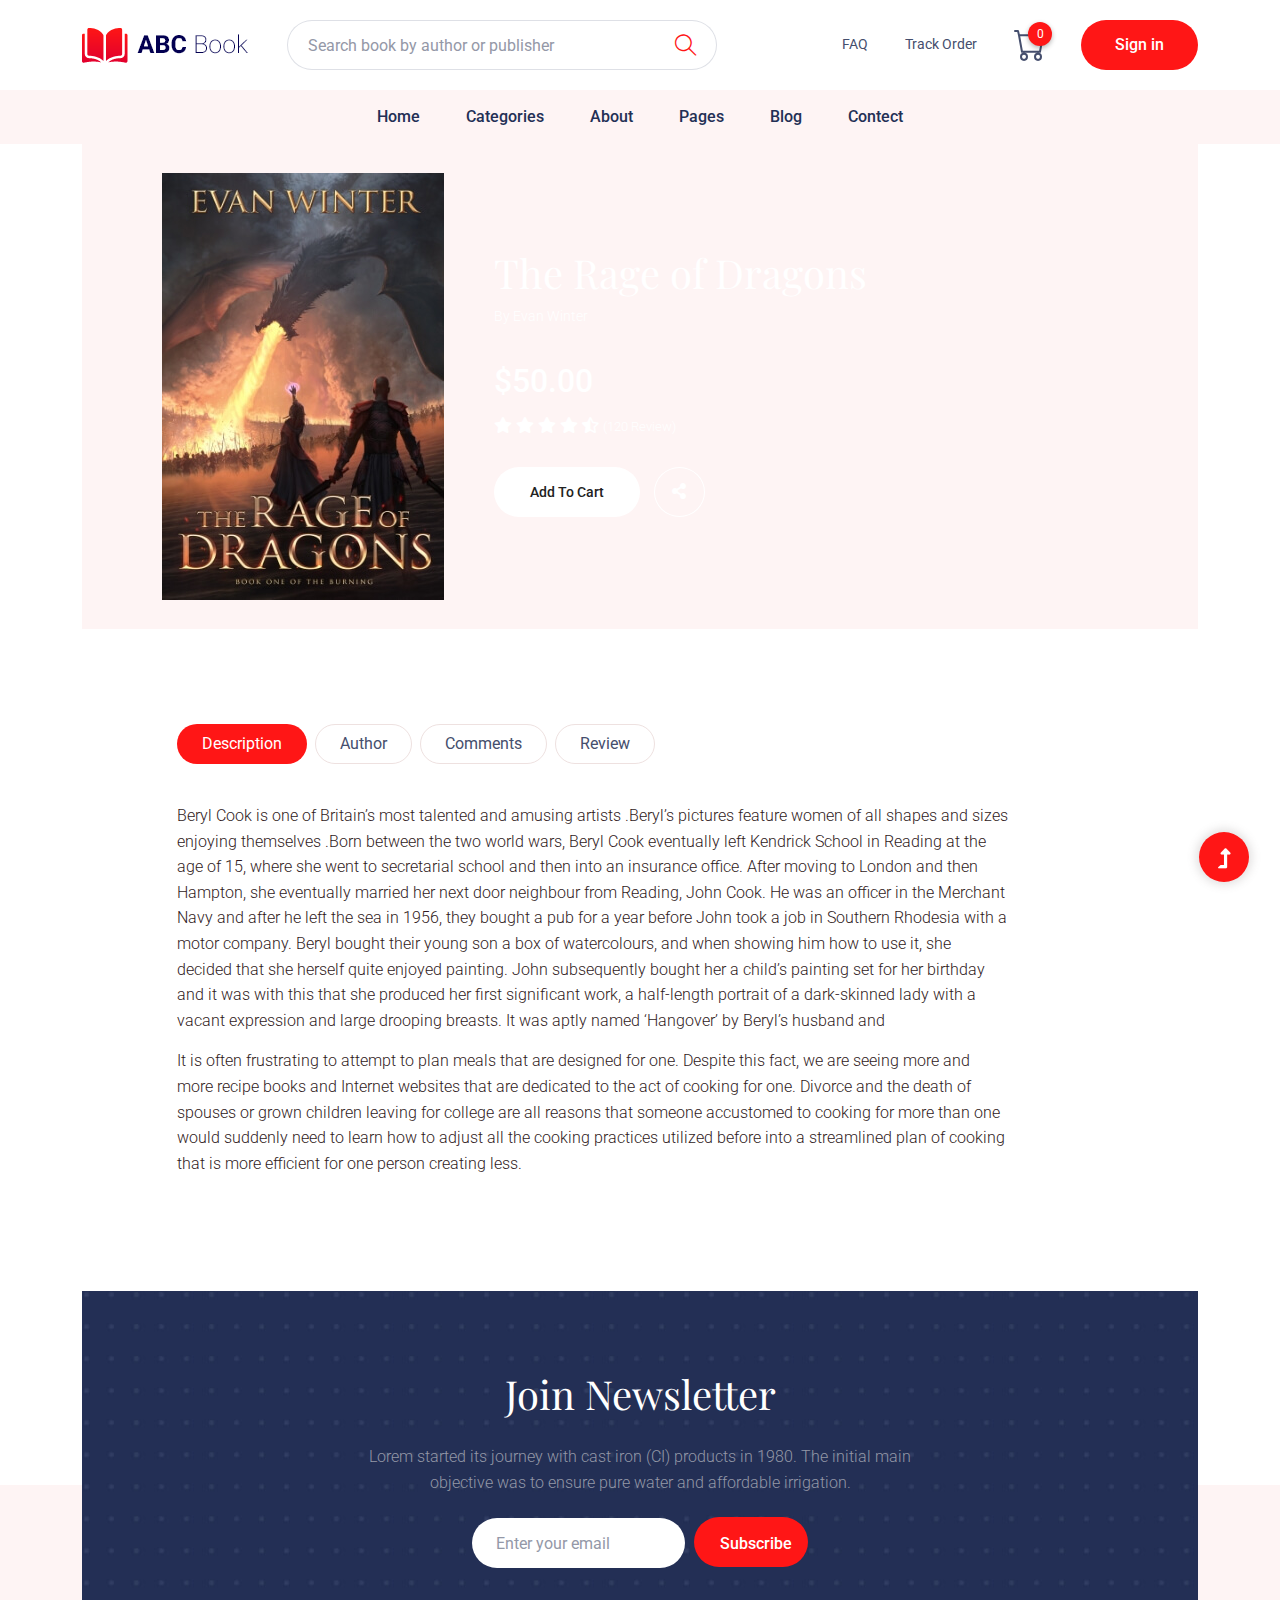
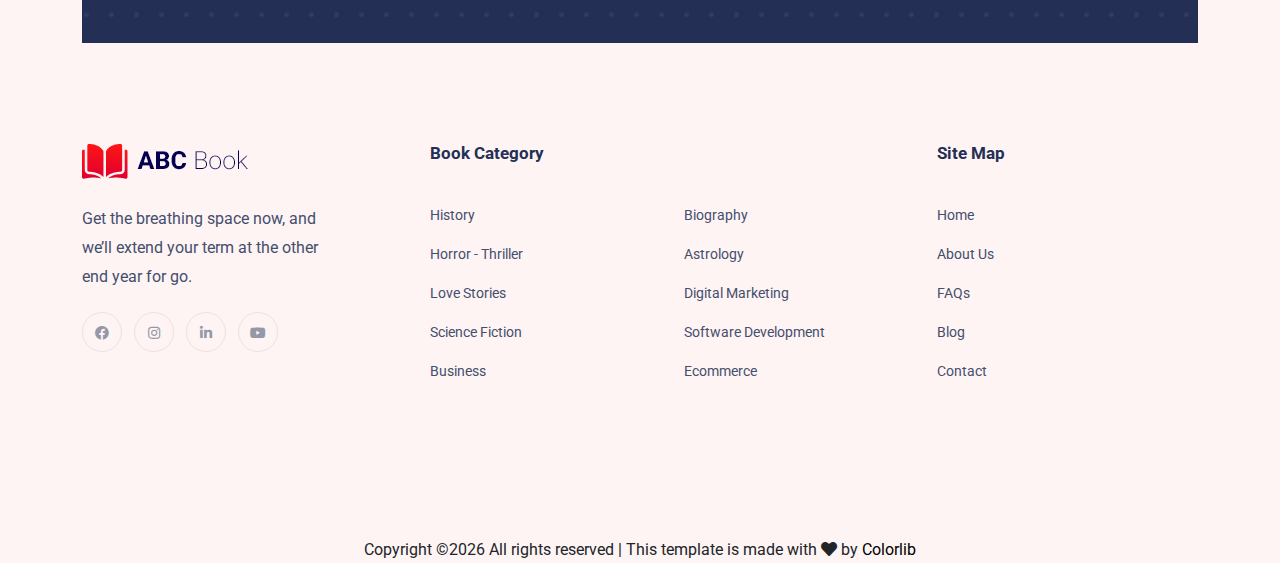
<file: src/main/webapp/resources/book-details.html>
<!doctype html>
<html class="no-js" lang="zxx">
<head>
    <meta charset="utf-8">
    <meta http-equiv="x-ua-compatible" content="ie=edge">
    <title>Book Shop</title>
    <meta name="description" content="">
    <meta name="viewport" content="width=device-width, initial-scale=1">
    <link rel="shortcut icon" type="image/x-icon" href="assets/img/icon/favicon.png">

    <!-- CSS here -->
    <link rel="stylesheet" href="assets/css/bootstrap.min.css">
    <link rel="stylesheet" href="assets/css/owl.carousel.min.css">
    <link rel="stylesheet" href="assets/css/slicknav.css">
    <link rel="stylesheet" href="assets/css/animate.min.css">
    <link rel="stylesheet" href="assets/css/price_rangs.css">
    <link rel="stylesheet" href="assets/css/magnific-popup.css">
    <link rel="stylesheet" href="assets/css/fontawesome-all.min.css">
    <link rel="stylesheet" href="assets/css/themify-icons.css">
    <link rel="stylesheet" href="assets/css/slick.css">
    <link rel="stylesheet" href="assets/css/nice-select.css">
    <link rel="stylesheet" href="assets/css/style.css">
</head>
<body>
    <header>
        <div class="header-area">
         <div class="main-header ">
             <div class="header-top ">
                <div class="container">
                   <div class="row">
                    <div class="col-xl-12">
                        <div class="d-flex justify-content-between align-items-center flex-sm">
                            <div class="header-info-left d-flex align-items-center">
                                <!-- logo -->
                                <div class="logo">
                                    <a href="index.html"><img src="assets/img/logo/logo.png" alt=""></a>
                                </div>
                                <!-- Search Box -->
                                <form action="#" class="form-box">
                                    <input type="text" name="Search" placeholder="Search book by author or publisher">
                                    <div class="search-icon">
                                        <i class="ti-search"></i>
                                    </div>
                                </form>
                            </div>
                            <div class="header-info-right d-flex align-items-center">
                                <ul>                                   
                                    <li><a href="#">FAQ</a></li>
                                    <li><a href="#">Track Order</a></li>
                                    <li class="shopping-card">
                                        <a href="cart.html"><img src="assets/img/icon/cart.svg" alt=""></a>
                                    </li>
                                    <li><a href="login.html" class="btn header-btn">Sign in</a></li>
                                </ul>
                            </div>
                        </div>
                    </div>
                </div>
            </div>
        </div>
        <div class="header-bottom  header-sticky">
         <div class="container">
             <div class="row align-items-center">
                <div class="col-xl-12">
                    <!-- logo 2 -->
                    <div class="logo2">
                        <a href="index.html"><img src="assets/img/logo/logo.png" alt=""></a>
                    </div>
                    <!-- Main-menu -->
                    <div class="main-menu text-center d-none d-lg-block">
                        <nav>                                                
                            <ul id="navigation">    
                                <li><a href="index.html">Home</a></li>
                                <li><a href="categories.html">Categories</a></li>
                                <li><a href="about.html">About</a></li>
                                <li><a href="#">Pages</a>
                                    <ul class="submenu">
                                        <li><a href="login.html">login</a></li>
                                        <li><a href="cart.html">Cart</a></li>
                                        <li><a href="checkout.html">Checkout</a></li>
                                        <li><a href="book-details.html">book Details</a></li>
                                        <li><a href="blog_details.html">Blog Details</a></li>
                                        <li><a href="elements.html">Element</a></li>
                                    </ul>
                                </li>
                                <li><a href="blog.html">Blog</a></li>
                                <li><a href="contact.html">Contect</a></li>
                            </ul>
                        </nav>
                    </div>
                </div> 
                <!-- Mobile Menu -->
                <div class="col-xl-12">
                    <div class="mobile_menu d-block d-lg-none"></div>
                </div>
            </div>
        </div>                     
    </div>
</div>
</div>
</header>
<main>
    <!--  services-area start-->
    <div class="services-area2">
        <div class="container">
            <div class="row">
                <div class="col-xl-12">
                    <div class="row">
                        <div class="col-xl-12">
                            <!-- Single -->
                            <div class="single-services d-flex align-items-center mb-0">
                                <div class="features-img">
                                    <img src="assets/img/gallery/best-books1.jpg" alt="">
                                </div>
                                <div class="features-caption">
                                    <h3>The Rage of Dragons</h3>
                                    <p>By Evan Winter</p>
                                    <div class="price">
                                        <span>$50.00</span>
                                    </div>
                                    <div class="review">
                                        <div class="rating">
                                            <i class="fas fa-star"></i>
                                            <i class="fas fa-star"></i>
                                            <i class="fas fa-star"></i>
                                            <i class="fas fa-star"></i>
                                            <i class="fas fa-star-half-alt"></i>
                                        </div>
                                        <p>(120 Review)</p>
                                    </div>
                                    <a href="#" class="white-btn mr-10">Add to Cart</a>
                                    <a href="#" class="border-btn share-btn"><i class="fas fa-share-alt"></i></a>
                                </div>
                            </div>
                        </div>
                    </div>
                </div>
            </div>
        </div>
    </div>
    <!-- services-area End-->
    <!--Books review Start -->
    <section class="our-client section-padding best-selling">
        <div class="container">
            <div class="row">
                <div class="offset-xl-1 col-xl-10">
                    <div class="nav-button f-left">
                        <!--Nav Button  -->
                        <nav>
                            <div class="nav nav-tabs " id="nav-tab" role="tablist">
                                <a class="nav-link active" id="nav-one-tab" data-bs-toggle="tab" href="#nav-one" role="tab" aria-controls="nav-one" aria-selected="true">Description</a>
                                <a class="nav-link" id="nav-two-tab" data-bs-toggle="tab" href="#nav-two" role="tab" aria-controls="nav-two" aria-selected="false">Author</a>
                                <a class="nav-link" id="nav-three-tab" data-bs-toggle="tab" href="#nav-three" role="tab" aria-controls="nav-three" aria-selected="false">Comments</a>
                                <a class="nav-link" id="nav-four-tab" data-bs-toggle="tab" href="#nav-four" role="tab" aria-controls="nav-four" aria-selected="false">Review</a>
                            </div>
                        </nav>
                        <!--End Nav Button  -->
                    </div>
                </div>
            </div>
        </div>
        <div class="container">
            <!-- Nav Card -->
            <div class="tab-content" id="nav-tabContent">
                <div class="tab-pane fade show active" id="nav-one" role="tabpanel" aria-labelledby="nav-one-tab">
                    <!-- Tab 1 -->  
                    <div class="row">
                        <div class="offset-xl-1 col-lg-9">
                            <p>Beryl Cook is one of Britain’s most talented and amusing artists .Beryl’s pictures feature women of all shapes and sizes enjoying themselves .Born between the two world wars, Beryl Cook eventually left Kendrick School in Reading at the age of 15, where she went to secretarial school and then into an insurance office. After moving to London and then Hampton, she eventually married her next door neighbour from Reading, John Cook. He was an officer in the Merchant Navy and after he left the sea in 1956, they bought a pub for a year before John took a job in Southern Rhodesia with a motor company. Beryl bought their young son a box of watercolours, and when showing him how to use it, she decided that she herself quite enjoyed painting. John subsequently bought her a child’s painting set for her birthday and it was with this that she produced her first significant work, a half-length portrait of a dark-skinned lady with a vacant expression and large drooping breasts. It was aptly named ‘Hangover’ by Beryl’s husband and</p>

                            <p>It is often frustrating to attempt to plan meals that are designed for one. Despite this fact, we are seeing more and more recipe books and Internet websites that are dedicated to the act of cooking for one. Divorce and the death of spouses or grown children leaving for college are all reasons that someone accustomed to cooking for more than one would suddenly need to learn how to adjust all the cooking practices utilized before into a streamlined plan of cooking that is more efficient for one person creating less.</p>
                        </div>
                    </div>
                </div>
                <div class="tab-pane fade" id="nav-two" role="tabpanel" aria-labelledby="nav-two-tab">
                    <!-- Tab 2 -->
                    <div class="row">
                        <div class="offset-xl-1 col-lg-9">
                            <p>Beryl Cook is one of Britain’s most talented and amusing artists .Beryl’s pictures feature women of all shapes and sizes enjoying themselves .Born between the two world wars, Beryl Cook eventually left Kendrick School in Reading at the age of 15, where she went to secretarial school and then into an insurance office. After moving to London and then Hampton, she eventually married her next door neighbour from Reading, John Cook. He was an officer in the Merchant Navy and after he left the sea in 1956, they bought a pub for a year before John took a job in Southern Rhodesia with a motor company. Beryl bought their young son a box of watercolours, and when showing him how to use it, she decided that she herself quite enjoyed painting. John subsequently bought her a child’s painting set for her birthday and it was with this that she produced her first significant work, a half-length portrait of a dark-skinned lady with a vacant expression and large drooping breasts. It was aptly named ‘Hangover’ by Beryl’s husband and</p>

                            <p>It is often frustrating to attempt to plan meals that are designed for one. Despite this fact, we are seeing more and more recipe books and Internet websites that are dedicated to the act of cooking for one. Divorce and the death of spouses or grown children leaving for college are all reasons that someone accustomed to cooking for more than one would suddenly need to learn how to adjust all the cooking practices utilized before into a streamlined plan of cooking that is more efficient for one person creating less.</p>
                        </div>
                    </div>
                </div>
                <div class="tab-pane fade" id="nav-three" role="tabpanel" aria-labelledby="nav-three-tab">
                    <!-- Tab 3 -->
                    <div class="row">
                        <div class="offset-xl-1 col-lg-9">
                            <p>Beryl Cook is one of Britain’s most talented and amusing artists .Beryl’s pictures feature women of all shapes and sizes enjoying themselves .Born between the two world wars, Beryl Cook eventually left Kendrick School in Reading at the age of 15, where she went to secretarial school and then into an insurance office. After moving to London and then Hampton, she eventually married her next door neighbour from Reading, John Cook. He was an officer in the Merchant Navy and after he left the sea in 1956, they bought a pub for a year before John took a job in Southern Rhodesia with a motor company. Beryl bought their young son a box of watercolours, and when showing him how to use it, she decided that she herself quite enjoyed painting. John subsequently bought her a child’s painting set for her birthday and it was with this that she produced her first significant work, a half-length portrait of a dark-skinned lady with a vacant expression and large drooping breasts. It was aptly named ‘Hangover’ by Beryl’s husband and</p>

                            <p>It is often frustrating to attempt to plan meals that are designed for one. Despite this fact, we are seeing more and more recipe books and Internet websites that are dedicated to the act of cooking for one. Divorce and the death of spouses or grown children leaving for college are all reasons that someone accustomed to cooking for more than one would suddenly need to learn how to adjust all the cooking practices utilized before into a streamlined plan of cooking that is more efficient for one person creating less.</p>
                        </div>
                    </div>
                </div>
                <div class="tab-pane fade" id="nav-four" role="tabpanel" aria-labelledby="nav-four-tab">
                    <!-- Tab 4 -->
                    <div class="row">
                        <div class="offset-xl-1 col-lg-9">
                            <p>Beryl Cook is one of Britain’s most talented and amusing artists .Beryl’s pictures feature women of all shapes and sizes enjoying themselves .Born between the two world wars, Beryl Cook eventually left Kendrick School in Reading at the age of 15, where she went to secretarial school and then into an insurance office. After moving to London and then Hampton, she eventually married her next door neighbour from Reading, John Cook. He was an officer in the Merchant Navy and after he left the sea in 1956, they bought a pub for a year before John took a job in Southern Rhodesia with a motor company. Beryl bought their young son a box of watercolours, and when showing him how to use it, she decided that she herself quite enjoyed painting. John subsequently bought her a child’s painting set for her birthday and it was with this that she produced her first significant work, a half-length portrait of a dark-skinned lady with a vacant expression and large drooping breasts. It was aptly named ‘Hangover’ by Beryl’s husband and</p>

                            <p>It is often frustrating to attempt to plan meals that are designed for one. Despite this fact, we are seeing more and more recipe books and Internet websites that are dedicated to the act of cooking for one. Divorce and the death of spouses or grown children leaving for college are all reasons that someone accustomed to cooking for more than one would suddenly need to learn how to adjust all the cooking practices utilized before into a streamlined plan of cooking that is more efficient for one person creating less.</p>
                        </div>
                    </div>
                </div>
                <div class="tab-pane fade" id="nav-five" role="tabpanel" aria-labelledby="nav-five-tab">
                    <!-- Tab 5 -->
                    <div class="row">
                        <div class="offset-xl-1 col-lg-9">
                            <p>Beryl Cook is one of Britain’s most talented and amusing artists .Beryl’s pictures feature women of all shapes and sizes enjoying themselves .Born between the two world wars, Beryl Cook eventually left Kendrick School in Reading at the age of 15, where she went to secretarial school and then into an insurance office. After moving to London and then Hampton, she eventually married her next door neighbour from Reading, John Cook. He was an officer in the Merchant Navy and after he left the sea in 1956, they bought a pub for a year before John took a job in Southern Rhodesia with a motor company. Beryl bought their young son a box of watercolours, and when showing him how to use it, she decided that she herself quite enjoyed painting. John subsequently bought her a child’s painting set for her birthday and it was with this that she produced her first significant work, a half-length portrait of a dark-skinned lady with a vacant expression and large drooping breasts. It was aptly named ‘Hangover’ by Beryl’s husband and</p>

                            <p>It is often frustrating to attempt to plan meals that are designed for one. Despite this fact, we are seeing more and more recipe books and Internet websites that are dedicated to the act of cooking for one. Divorce and the death of spouses or grown children leaving for college are all reasons that someone accustomed to cooking for more than one would suddenly need to learn how to adjust all the cooking practices utilized before into a streamlined plan of cooking that is more efficient for one person creating less.</p>
                        </div>
                    </div>
                </div>
            </div>
        </div>
    </section>
    <!-- Books review End -->
    <!-- Subscribe Area Start -->
    <section class="subscribe-area" >
        <div class="container">
            <div class="subscribe-caption text-center  subscribe-padding section-img2-bg" data-background="assets/img/gallery/section-bg1.jpg">
                <div class="row justify-content-center">
                    
                    <div class="col-xl-6 col-lg-8 col-md-9">
                        <h3>Join Newsletter</h3>
                        <p>Lorem started its journey with cast iron (CI) products in 1980. The initial main objective was to ensure pure water and affordable irrigation.</p>
                        <form action="#">
                            <input type="text" placeholder="Enter your email">
                            <button class="subscribe-btn">Subscribe</button>
                        </form>
                    </div>
                </div>
            </div>
        </div>
    </section>
    <!-- Subscribe Area End -->
</main>
<footer>
    <div class="footer-wrappper section-bg">
     <div class="footer-area footer-padding">
         <div class="container">
             <div class="row justify-content-between">
                 <div class="col-xl-3 col-lg-5 col-md-4 col-sm-6">
                     <div class="single-footer-caption mb-50">
                         <div class="single-footer-caption mb-30">
                             <!-- logo -->
                             <div class="footer-logo mb-25">
                                 <a href="index.html"><img src="assets/img/logo/logo2_footer.png" alt=""></a>
                             </div>
                             <div class="footer-tittle">
                                 <div class="footer-pera">
                                     <p>Get the breathing space now, and we’ll extend your term at the other end year for go.</p>
                                 </div>
                             </div>
                             <!-- social -->
                             <div class="footer-social">
                                <a href="https://bit.ly/sai4ull"><i class="fab fa-facebook"></i></a>
                                <a href="#"><i class="fab fa-instagram"></i></a>
                                <a href="#"><i class="fab fa-linkedin-in"></i></a>
                                <a href="#"><i class="fab fa-youtube"></i></a>
                            </div>
                        </div>
                    </div>
                </div>
                <div class="col-xl-2 col-lg-3 col-md-4 col-sm-5">
                 <div class="single-footer-caption mb-50">
                     <div class="footer-tittle">
                         <h4>Book Category</h4>
                         <ul>  
                             <li><a href="#">History</a></li>
                             <li><a href="#">Horror - Thriller</a></li>
                             <li><a href="#">Love Stories</a></li>
                             <li><a href="#">Science Fiction</a></li>
                             <li><a href="#">Business</a></li>
                         </ul>
                     </div>
                 </div>
             </div>
             <div class="col-xl-2 col-lg-3 col-md-4 col-sm-6">
                 <div class="single-footer-caption mb-50">
                     <div class="footer-tittle">
                         <h4>&nbsp;</h4>
                         <ul>
                            <li><a href="#">Biography</a></li>
                            <li><a href="#">Astrology</a></li>
                            <li><a href="#">Digital Marketing</a></li>
                            <li><a href="#">Software Development</a></li>
                            <li><a href="#">Ecommerce</a></li>
                        </ul>
                    </div>
                </div>
            </div>
            <div class="col-xl-3 col-lg-4 col-md-4 col-sm-6">
             <div class="single-footer-caption mb-50">
                 <div class="footer-tittle">
                     <h4>Site Map</h4>
                     <ul class="mb-20">
                         <li><a href="#">Home</a></li>
                         <li><a href="#">About Us</a></li>
                         <li><a href="#">FAQs</a></li>
                         <li><a href="#">Blog</a></li>
                         <li><a href="#">Contact</a></li>
                     </ul>
                 </div>
             </div>
         </div>
     </div>
 </div> 
</div>
<!-- footer-bottom area -->
<div class="footer-bottom-area">
 <div class="container">
     <div class="footer-border">
         <div class="row d-flex align-items-center">
             <div class="col-xl-12 ">
                 <div class="footer-copy-right text-center">
                     Copyright &copy;<script>document.write(new Date().getFullYear());</script> All rights reserved | This template is made with <i class="fa fa-heart color-danger" aria-hidden="true"></i> by <a href="https://colorlib.com" style="color: black"target="_blank" rel="nofollow noopener">Colorlib</a>

                 </div>
             </div>
         </div>
     </div>
 </div>
</div>
</div>
</footer>
<!-- Scroll Up -->
<div id="back-top" >
    <a title="Go to Top" href="#"> <i class="fas fa-level-up-alt"></i></a>
</div>

<!-- JS here -->
<!-- Jquery, Popper, Bootstrap -->
<script src="./assets/js/vendor/modernizr-3.5.0.min.js"></script>
<script src="./assets/js/vendor/jquery-1.12.4.min.js"></script>
<script src="./assets/js/popper.min.js"></script>
<script src="./assets/js/bootstrap.min.js"></script>

<!-- Slick-slider , Owl-Carousel ,slick-nav -->
<script src="./assets/js/owl.carousel.min.js"></script>
<script src="./assets/js/slick.min.js"></script>
<script src="./assets/js/jquery.slicknav.min.js"></script>

<!--wow , counter , waypoint, Nice-select -->
<script src="./assets/js/wow.min.js"></script>
<script src="./assets/js/jquery.magnific-popup.js"></script>
<script src="./assets/js/jquery.nice-select.min.js"></script>
<script src="./assets/js/jquery.counterup.min.js"></script>
<script src="./assets/js/waypoints.min.js"></script>
<script src="./assets/js/price_rangs.js"></script>

<!-- contact js -->
<script src="./assets/js/contact.js"></script>
<script src="./assets/js/jquery.form.js"></script>
<script src="./assets/js/jquery.validate.min.js"></script>
<script src="./assets/js/mail-script.js"></script>
<script src="./assets/js/jquery.ajaxchimp.min.js"></script>

<!--  Plugins, main-Jquery -->	
<script src="./assets/js/plugins.js"></script>
<script src="./assets/js/main.js"></script>
</body>
</html>
</file>
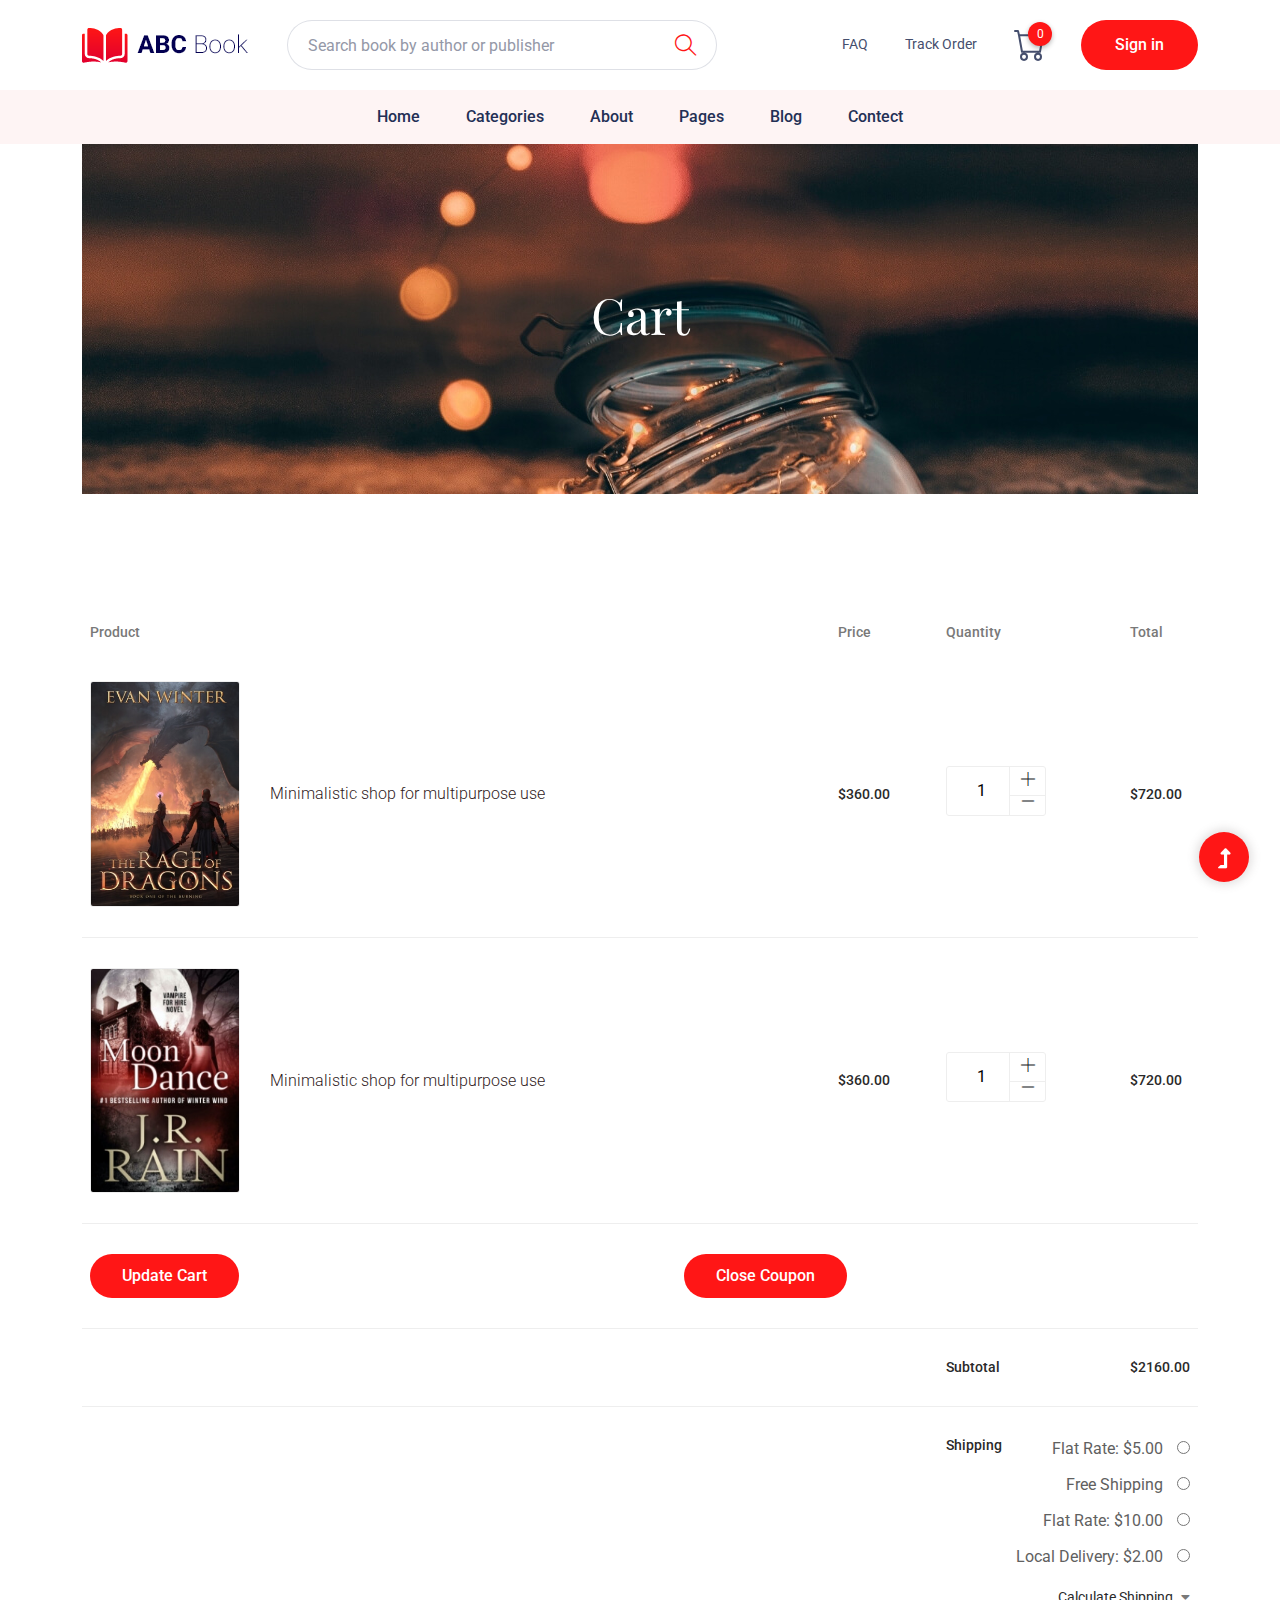
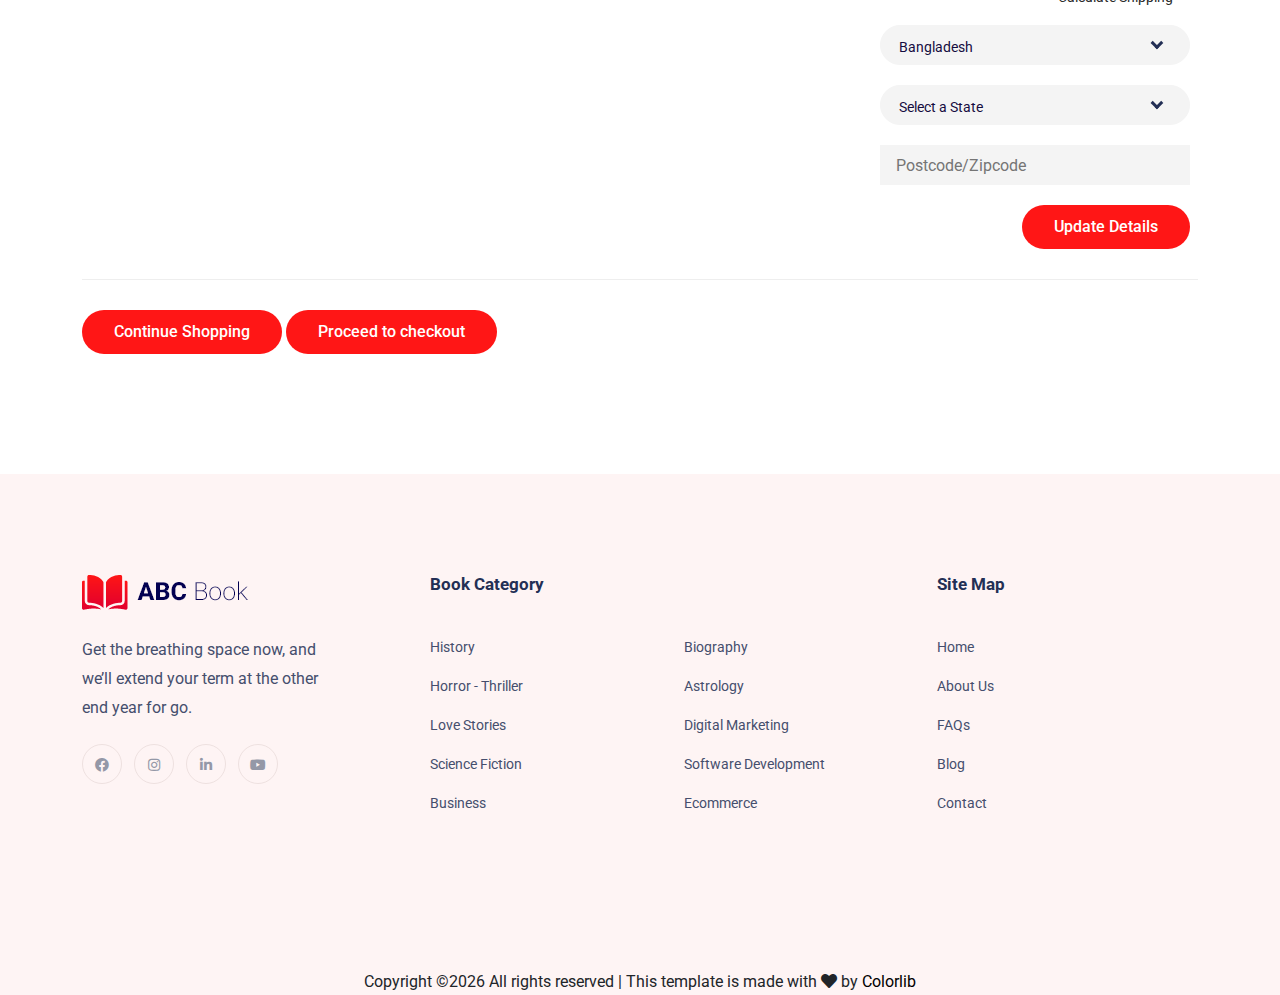
<file: src/main/webapp/resources/cart.html>
<!doctype html>
<html class="no-js" lang="zxx">
<head>
    <meta charset="utf-8">
    <meta http-equiv="x-ua-compatible" content="ie=edge">
    <title>Book Shop</title>
    <meta name="description" content="">
    <meta name="viewport" content="width=device-width, initial-scale=1">
    <link rel="shortcut icon" type="image/x-icon" href="assets/img/icon/favicon.png">

    <!-- CSS here -->
    <link rel="stylesheet" href="assets/css/bootstrap.min.css">
    <link rel="stylesheet" href="assets/css/owl.carousel.min.css">
    <link rel="stylesheet" href="assets/css/slicknav.css">
    <link rel="stylesheet" href="assets/css/animate.min.css">
    <link rel="stylesheet" href="assets/css/price_rangs.css">
    <link rel="stylesheet" href="assets/css/magnific-popup.css">
    <link rel="stylesheet" href="assets/css/fontawesome-all.min.css">
    <link rel="stylesheet" href="assets/css/themify-icons.css">
    <link rel="stylesheet" href="assets/css/slick.css">
    <link rel="stylesheet" href="assets/css/nice-select.css">
    <link rel="stylesheet" href="assets/css/style.css">
</head>
<body>
    <header>
        <div class="header-area">
         <div class="main-header ">
             <div class="header-top ">
                <div class="container">
                   <div class="row">
                    <div class="col-xl-12">
                        <div class="d-flex justify-content-between align-items-center flex-sm">
                            <div class="header-info-left d-flex align-items-center">
                                <!-- logo -->
                                <div class="logo">
                                    <a href="index.html"><img src="assets/img/logo/logo.png" alt=""></a>
                                </div>
                                <!-- Search Box -->
                                <form action="#" class="form-box">
                                    <input type="text" name="Search" placeholder="Search book by author or publisher">
                                    <div class="search-icon">
                                        <i class="ti-search"></i>
                                    </div>
                                </form>
                            </div>
                            <div class="header-info-right d-flex align-items-center">
                                <ul>                                   
                                    <li><a href="#">FAQ</a></li>
                                    <li><a href="#">Track Order</a></li>
                                    <li class="shopping-card">
                                        <a href="cart.html"><img src="assets/img/icon/cart.svg" alt=""></a>
                                    </li>
                                    <li><a href="login.html" class="btn header-btn">Sign in</a></li>
                                </ul>
                            </div>
                        </div>
                    </div>
                </div>
            </div>
        </div>
        <div class="header-bottom  header-sticky">
         <div class="container">
             <div class="row align-items-center">
                <div class="col-xl-12">
                    <!-- logo 2 -->
                    <div class="logo2">
                        <a href="index.html"><img src="assets/img/logo/logo.png" alt=""></a>
                    </div>
                    <!-- Main-menu -->
                    <div class="main-menu text-center d-none d-lg-block">
                        <nav>                                                
                            <ul id="navigation">    
                                <li><a href="index.html">Home</a></li>
                                <li><a href="categories.html">Categories</a></li>
                                <li><a href="about.html">About</a></li>
                                <li><a href="#">Pages</a>
                                    <ul class="submenu">
                                        <li><a href="login.html">login</a></li>
                                        <li><a href="cart.html">Cart</a></li>
                                        <li><a href="checkout.html">Checkout</a></li>
                                        <li><a href="book-details.html">book Details</a></li>
                                        <li><a href="blog_details.html">Blog Details</a></li>
                                        <li><a href="elements.html">Element</a></li>
                                    </ul>
                                </li>
                                <li><a href="blog.html">Blog</a></li>
                                <li><a href="contact.html">Contect</a></li>
                            </ul>
                        </nav>
                    </div>
                </div> 
                <!-- Mobile Menu -->
                <div class="col-xl-12">
                    <div class="mobile_menu d-block d-lg-none"></div>
                </div>
            </div>
        </div>

        
    </div>
</div>

</div>
</header>
<main>
    <!-- Hero area Start-->
    <div class="container">
        <div class="row">
            <div class="col-xl-12">
                <div class="slider-area">
                    <div class="slider-height2 slider-bg5 d-flex align-items-center justify-content-center">
                        <div class="hero-caption hero-caption2">
                            <h2>Cart</h2>
                        </div>
                    </div>
                </div>
            </div>
        </div> 
    </div>
    <!--  Hero area End -->
    <!--================Cart Area =================-->
    <section class="cart_area section-padding">
        <div class="container">
            <div class="cart_inner">
                <div class="table-responsive">
                    <table class="table">
                        <thead>
                            <tr>
                                <th scope="col">Product</th>
                                <th scope="col">Price</th>
                                <th scope="col">Quantity</th>
                                <th scope="col">Total</th>
                            </tr>
                        </thead>
                        <tbody>
                            <tr>
                                <td>
                                    <div class="media">
                                        <div class="d-flex">
                                            <img src="assets/img/gallery/best-books1.jpg" alt="" />
                                        </div>
                                        <div class="media-body">
                                            <p>Minimalistic shop for multipurpose use</p>
                                        </div>
                                    </div>
                                </td>
                                <td>
                                    <h5>$360.00</h5>
                                </td>
                                <td>
                                    <div class="product_count">
                                        <span class="input-number-decrement"> <i class="ti-minus"></i></span>
                                        <input class="input-number" type="text" value="1" min="0" max="10">
                                        <span class="input-number-increment"> <i class="ti-plus"></i></span>
                                    </div>
                                </td>
                                <td>
                                    <h5>$720.00</h5>
                                </td>
                            </tr>
                            <tr>
                                <td>
                                    <div class="media">
                                        <div class="d-flex">
                                            <img src="assets/img/gallery/best_selling1.jpg" alt="" />
                                        </div>
                                        <div class="media-body">
                                            <p>Minimalistic shop for multipurpose use</p>
                                        </div>
                                    </div>
                                </td>
                                <td>
                                    <h5>$360.00</h5>
                                </td>
                                <td>
                                    <div class="product_count">
                                        <span class="input-number-decrement"> <i class="ti-minus"></i></span>
                                        <input class="input-number2" type="text" value="1" min="0" max="10">
                                        <span class="input-number-increment"> <i class="ti-plus"></i></span>
                                    </div>
                                </td>
                                <td>
                                    <h5>$720.00</h5>
                                </td>
                            </tr>
                            <tr class="bottom_button">
                                <td>
                                    <a class="btn" href="#">Update Cart</a>
                                </td>
                                <td></td>
                                <td></td>
                                <td>
                                    <div class="cupon_text float-right">
                                        <a class="btn" href="#">Close Coupon</a>
                                    </div>
                                </td>
                            </tr>
                            <tr>
                                <td></td>
                                <td></td>
                                <td>
                                    <h5>Subtotal</h5>
                                </td>
                                <td>
                                    <h5>$2160.00</h5>
                                </td>
                            </tr>
                            <tr class="shipping_area">
                                <td></td>
                                <td></td>
                                <td>
                                    <h5>Shipping</h5>
                                </td>
                                <td>
                                    <div class="shipping_box">
                                        <ul class="list">
                                            <li>
                                                Flat Rate: $5.00
                                                <input type="radio" aria-label="Radio button for following text input">
                                            </li>
                                            <li>
                                                Free Shipping
                                                <input type="radio" aria-label="Radio button for following text input">
                                            </li>
                                            <li>
                                                Flat Rate: $10.00
                                                <input type="radio" aria-label="Radio button for following text input">
                                            </li>
                                            <li class="active">
                                                Local Delivery: $2.00
                                                <input type="radio" aria-label="Radio button for following text input">
                                            </li>
                                        </ul>
                                        <h6>
                                            Calculate Shipping
                                            <i class="fa fa-caret-down" aria-hidden="true"></i>
                                        </h6>
                                        <select class="shipping_select">
                                            <option value="1">Bangladesh</option>
                                            <option value="2">India</option>
                                            <option value="4">Pakistan</option>
                                        </select>
                                        <select class="shipping_select section_bg">
                                            <option value="1">Select a State</option>
                                            <option value="2">Select a State</option>
                                            <option value="4">Select a State</option>
                                        </select>
                                        <input class="post_code" type="text" placeholder="Postcode/Zipcode" />
                                        <a class="btn" href="#">Update Details</a>
                                    </div>
                                </td>
                            </tr>
                        </tbody>
                    </table>
                    <div class="checkout_btn_inner float-right">
                        <a class="btn" href="#">Continue Shopping</a>
                        <a class="btn checkout_btn" href="#">Proceed to checkout</a>
                    </div>
                </div>
            </div>
        </div>
    </section>
    <!--================End Cart Area =================-->
</main>
<footer>
    <div class="footer-wrappper section-bg">
     <div class="footer-area footer-padding">
         <div class="container">
             <div class="row justify-content-between">
                 <div class="col-xl-3 col-lg-5 col-md-4 col-sm-6">
                     <div class="single-footer-caption mb-50">
                         <div class="single-footer-caption mb-30">
                             <!-- logo -->
                             <div class="footer-logo mb-25">
                                 <a href="index.html"><img src="assets/img/logo/logo2_footer.png" alt=""></a>
                             </div>
                             <div class="footer-tittle">
                                 <div class="footer-pera">
                                     <p>Get the breathing space now, and we’ll extend your term at the other end year for go.</p>
                                 </div>
                             </div>
                             <!-- social -->
                             <div class="footer-social">
                                <a href="https://bit.ly/sai4ull"><i class="fab fa-facebook"></i></a>
                                <a href="#"><i class="fab fa-instagram"></i></a>
                                <a href="#"><i class="fab fa-linkedin-in"></i></a>
                                <a href="#"><i class="fab fa-youtube"></i></a>
                            </div>
                        </div>
                    </div>
                </div>
                <div class="col-xl-2 col-lg-3 col-md-4 col-sm-5">
                 <div class="single-footer-caption mb-50">
                     <div class="footer-tittle">
                         <h4>Book Category</h4>
                         <ul>  
                             <li><a href="#">History</a></li>
                             <li><a href="#">Horror - Thriller</a></li>
                             <li><a href="#">Love Stories</a></li>
                             <li><a href="#">Science Fiction</a></li>
                             <li><a href="#">Business</a></li>
                         </ul>
                     </div>
                 </div>
             </div>
             <div class="col-xl-2 col-lg-3 col-md-4 col-sm-6">
                 <div class="single-footer-caption mb-50">
                     <div class="footer-tittle">
                         <h4>&nbsp;</h4>
                         <ul>
                            <li><a href="#">Biography</a></li>
                            <li><a href="#">Astrology</a></li>
                            <li><a href="#">Digital Marketing</a></li>
                            <li><a href="#">Software Development</a></li>
                            <li><a href="#">Ecommerce</a></li>
                        </ul>
                    </div>
                </div>
            </div>
            <div class="col-xl-3 col-lg-4 col-md-4 col-sm-6">
             <div class="single-footer-caption mb-50">
                 <div class="footer-tittle">
                     <h4>Site Map</h4>
                     <ul class="mb-20">
                         <li><a href="#">Home</a></li>
                         <li><a href="#">About Us</a></li>
                         <li><a href="#">FAQs</a></li>
                         <li><a href="#">Blog</a></li>
                         <li><a href="#">Contact</a></li>
                     </ul>
                 </div>
             </div>
         </div>
     </div>
 </div> 
</div>
<!-- footer-bottom area -->
<div class="footer-bottom-area">
 <div class="container">
     <div class="footer-border">
         <div class="row d-flex align-items-center">
             <div class="col-xl-12 ">
                 <div class="footer-copy-right text-center">
                     Copyright &copy;<script>document.write(new Date().getFullYear());</script> All rights reserved | This template is made with <i class="fa fa-heart color-danger" aria-hidden="true"></i> by <a href="https://colorlib.com" style="color: black"target="_blank" rel="nofollow noopener">Colorlib</a>

                 </div>
             </div>
         </div>
     </div>
 </div>
</div>
</div>
</footer>
<!-- Scroll Up -->
<div id="back-top" >
    <a title="Go to Top" href="#"> <i class="fas fa-level-up-alt"></i></a>
</div>

<!-- JS here -->
<!-- Jquery, Popper, Bootstrap -->
<script src="./assets/js/vendor/modernizr-3.5.0.min.js"></script>
<script src="./assets/js/vendor/jquery-1.12.4.min.js"></script>
<script src="./assets/js/popper.min.js"></script>
<script src="./assets/js/bootstrap.min.js"></script>

<!-- Slick-slider , Owl-Carousel ,slick-nav -->
<script src="./assets/js/owl.carousel.min.js"></script>
<script src="./assets/js/slick.min.js"></script>
<script src="./assets/js/jquery.slicknav.min.js"></script>

<!--wow , counter , waypoint, Nice-select -->
<script src="./assets/js/wow.min.js"></script>
<script src="./assets/js/jquery.magnific-popup.js"></script>
<script src="./assets/js/jquery.nice-select.min.js"></script>
<script src="./assets/js/jquery.counterup.min.js"></script>
<script src="./assets/js/waypoints.min.js"></script>
<script src="./assets/js/price_rangs.js"></script>

<!-- contact js -->
<script src="./assets/js/contact.js"></script>
<script src="./assets/js/jquery.form.js"></script>
<script src="./assets/js/jquery.validate.min.js"></script>
<script src="./assets/js/mail-script.js"></script>
<script src="./assets/js/jquery.ajaxchimp.min.js"></script>

<!--  Plugins, main-Jquery -->	
<script src="./assets/js/plugins.js"></script>
<script src="./assets/js/main.js"></script>
</body>
</html>
</file>
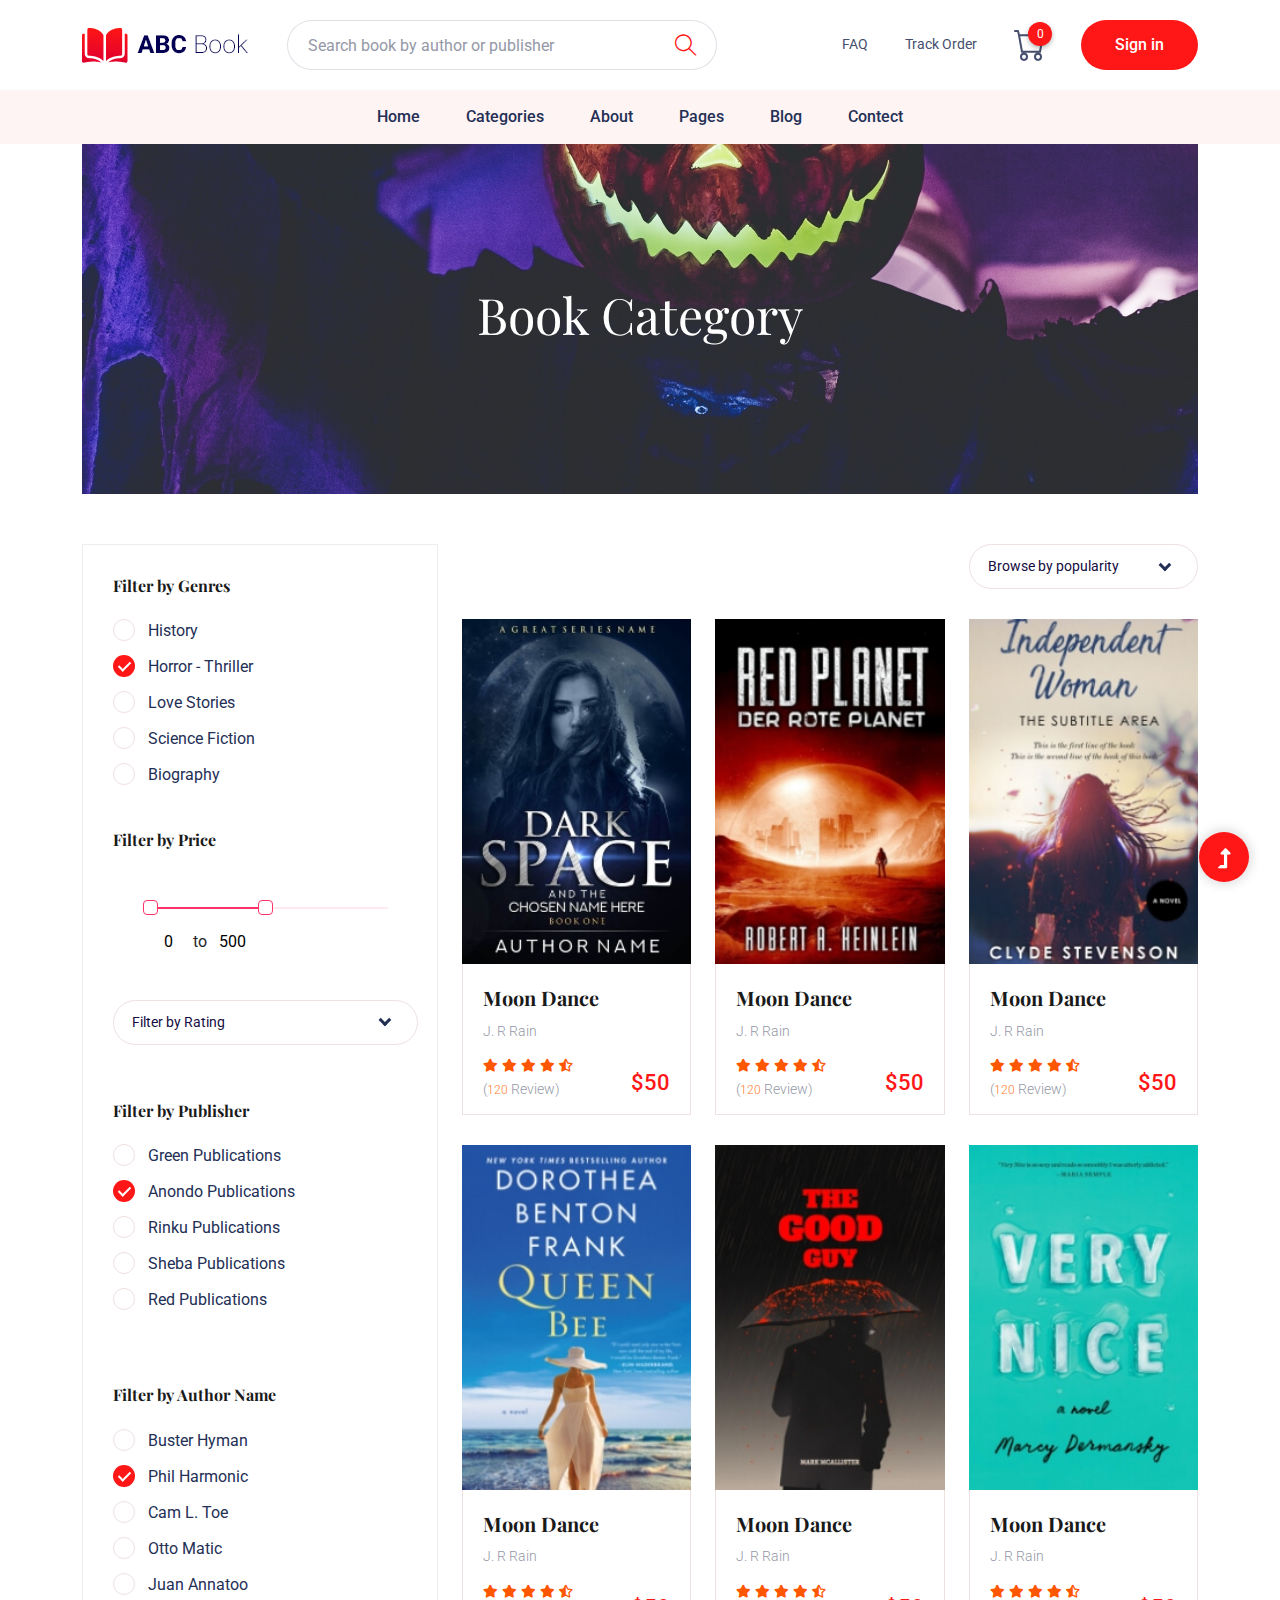
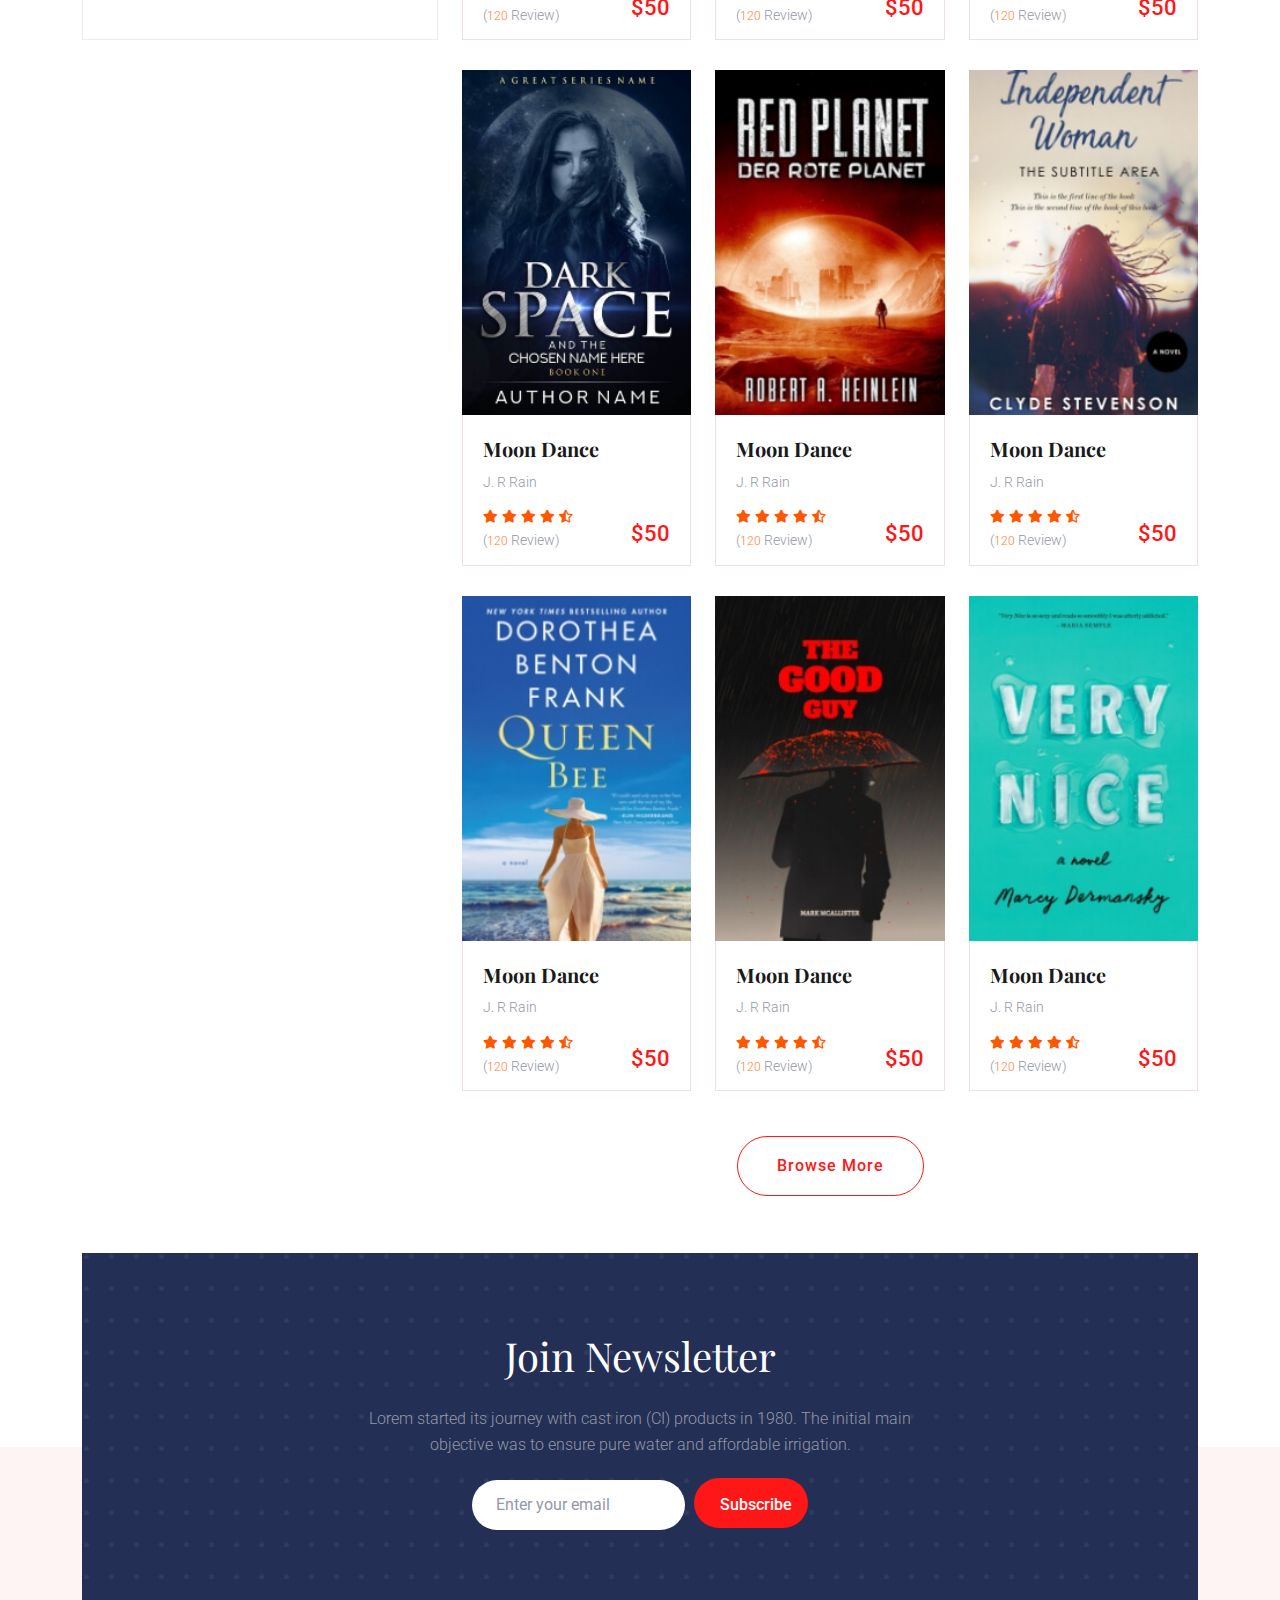
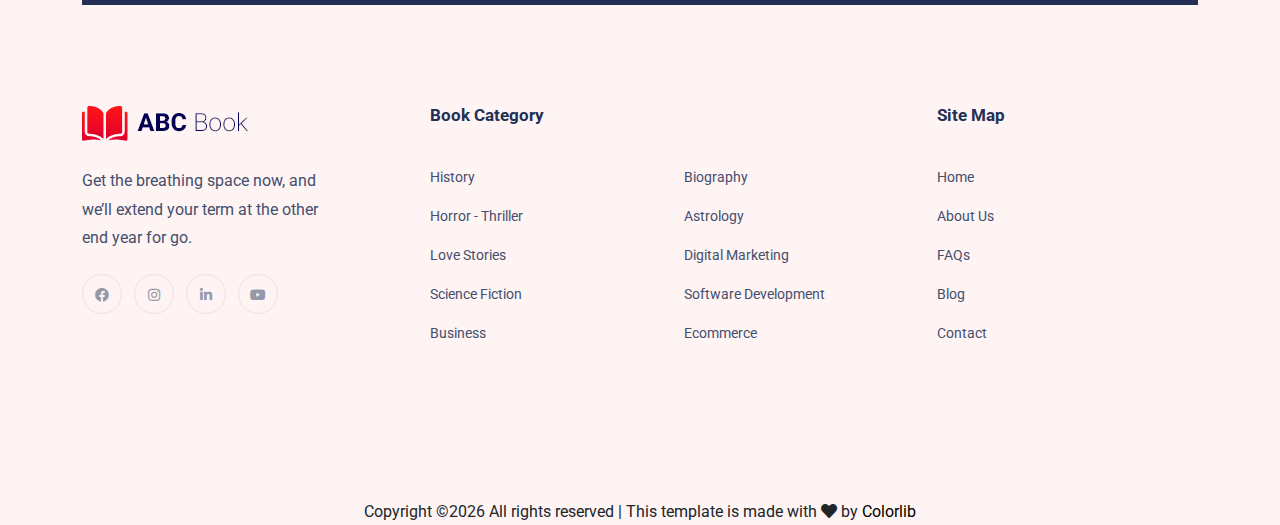
<file: src/main/webapp/resources/categories.html>
<!doctype html>
<html class="no-js" lang="zxx">
<head>
    <meta charset="utf-8">
    <meta http-equiv="x-ua-compatible" content="ie=edge">
    <title>Book Shop</title>
    <meta name="description" content="">
    <meta name="viewport" content="width=device-width, initial-scale=1">
    <link rel="shortcut icon" type="image/x-icon" href="assets/img/icon/favicon.png">

    <!-- CSS here -->
    <link rel="stylesheet" href="assets/css/bootstrap.min.css">
    <link rel="stylesheet" href="assets/css/owl.carousel.min.css">
    <link rel="stylesheet" href="assets/css/slicknav.css">
    <link rel="stylesheet" href="assets/css/animate.min.css">
    <link rel="stylesheet" href="assets/css/price_rangs.css">
    <link rel="stylesheet" href="assets/css/magnific-popup.css">
    <link rel="stylesheet" href="assets/css/fontawesome-all.min.css">
    <link rel="stylesheet" href="assets/css/themify-icons.css">
    <link rel="stylesheet" href="assets/css/slick.css">
    <link rel="stylesheet" href="assets/css/nice-select.css">
    <link rel="stylesheet" href="assets/css/style.css">
</head>
<body>
    <header>
        <div class="header-area">
         <div class="main-header ">
             <div class="header-top ">
                <div class="container">
                   <div class="row">
                    <div class="col-xl-12">
                        <div class="d-flex justify-content-between align-items-center flex-sm">
                            <div class="header-info-left d-flex align-items-center">
                                <!-- logo -->
                                <div class="logo">
                                    <a href="index.html"><img src="assets/img/logo/logo.png" alt=""></a>
                                </div>
                                <!-- Search Box -->
                                <form action="#" class="form-box">
                                    <input type="text" name="Search" placeholder="Search book by author or publisher">
                                    <div class="search-icon">
                                        <i class="ti-search"></i>
                                    </div>
                                </form>
                            </div>
                            <div class="header-info-right d-flex align-items-center">
                                <ul>                                   
                                    <li><a href="#">FAQ</a></li>
                                    <li><a href="#">Track Order</a></li>
                                    <li class="shopping-card">
                                        <a href="cart.html"><img src="assets/img/icon/cart.svg" alt=""></a>
                                    </li>
                                    <li><a href="login.html" class="btn header-btn">Sign in</a></li>
                                </ul>
                            </div>
                        </div>
                    </div>
                </div>
            </div>
        </div>
        <div class="header-bottom  header-sticky">
         <div class="container">
             <div class="row align-items-center">
                <div class="col-xl-12">
                    <!-- logo 2 -->
                    <div class="logo2">
                        <a href="index.html"><img src="assets/img/logo/logo.png" alt=""></a>
                    </div>
                    <!-- Main-menu -->
                    <div class="main-menu text-center d-none d-lg-block">
                        <nav>                                                
                            <ul id="navigation">    
                                <li><a href="index.html">Home</a></li>
                                <li><a href="categories.html">Categories</a></li>
                                <li><a href="about.html">About</a></li>
                                <li><a href="#">Pages</a>
                                    <ul class="submenu">
                                        <li><a href="login.html">login</a></li>
                                        <li><a href="cart.html">Cart</a></li>
                                        <li><a href="checkout.html">Checkout</a></li>
                                        <li><a href="book-details.html">book Details</a></li>
                                        <li><a href="blog_details.html">Blog Details</a></li>
                                        <li><a href="elements.html">Element</a></li>
                                    </ul>
                                </li>
                                <li><a href="blog.html">Blog</a></li>
                                <li><a href="contact.html">Contect</a></li>
                            </ul>
                        </nav>
                    </div>
                </div> 
                <!-- Mobile Menu -->
                <div class="col-xl-12">
                    <div class="mobile_menu d-block d-lg-none"></div>
                </div>
            </div>
        </div>


    </div>
</div>

</div>
</header>
<main>
    <!-- Hero area Start-->
    <div class="container">
        <div class="row">
            <div class="col-xl-12">
                <div class="slider-area">
                    <div class="slider-height2 slider-bg4 d-flex align-items-center justify-content-center">
                        <div class="hero-caption hero-caption2">
                            <h2>Book Category</h2>
                        </div>
                    </div>
                </div>
            </div>
        </div> 
    </div>
    <!--  Hero area End -->
    <!-- listing Area Start -->
    <div class="listing-area pt-50 pb-50">
        <div class="container">
            <div class="row">
                <!--? Left content -->
                <div class="col-xl-4 col-lg-4 col-md-6">
                    <!-- Job Category Listing start -->
                    <div class="category-listing mb-50">
                        <!-- single one -->
                        <div class="single-listing">
                            <!-- select-Categories  -->
                            <div class="select-Categories pb-30">
                                <div class="small-tittle mb-20">
                                    <h4>Filter by Genres</h4>
                                </div>
                                <label class="container">History
                                    <input type="checkbox">
                                    <span class="checkmark"></span>
                                </label>
                                <label class="container">Horror - Thriller
                                    <input type="checkbox" checked="checked active">
                                    <span class="checkmark"></span>
                                </label>
                                <label class="container">Love Stories
                                    <input type="checkbox">
                                    <span class="checkmark"></span>
                                </label>
                                <label class="container">Science Fiction
                                    <input type="checkbox">
                                    <span class="checkmark"></span>
                                </label>
                                <label class="container">Biography
                                    <input type="checkbox">
                                    <span class="checkmark"></span>
                                </label>
                            </div>
                            <!-- select-Categories End -->

                            <!-- Range Slider Start -->
                            <aside class="left_widgets p_filter_widgets price_rangs_aside sidebar_box_shadow mb-40">
                                <div class="small-tittle">
                                    <h4>Filter by Price</h4>
                                </div>
                                <div class="widgets_inner">
                                    <div class="range_item">
                                        <input type="text" class="js-range-slider" value="" />
                                        <div class="d-flex align-items-center">

                                            <div class="price_value d-flex justify-content-center">
                                                <input type="text" class="js-input-from" id="amount" readonly />
                                                <span>to</span>
                                                <input type="text" class="js-input-to" id="amount" readonly />
                                            </div>
                                        </div>
                                    </div>
                                </div>
                            </aside>
                            <!-- range end -->

                            <!-- Select City items start -->
                            <div class="select-job-items2 mb-30">
                                <div class="col-xl-12">
                                    <select name="select2">
                                        <option value="">Filter by Rating</option>
                                        <option value="">5 Star Rating</option>
                                        <option value="">4 Star Rating</option>
                                        <option value="">3 Star Rating</option>
                                        <option value="">2 Star Rating</option>
                                        <option value="">1 Star Rating</option>
                                    </select>
                                </div>
                            </div>
                            <!--  Select City items End-->

                            <!-- select-Categories start -->
                            <div class="select-Categories pt-100 pb-60">
                                <div class="small-tittle mb-20">
                                    <h4>Filter by Publisher</h4>
                                </div>
                                <label class="container">Green Publications
                                    <input type="checkbox">
                                    <span class="checkmark"></span>
                                </label>
                                <label class="container">Anondo Publications
                                    <input type="checkbox" checked="checked active">
                                    <span class="checkmark"></span>
                                </label>
                                <label class="container">Rinku Publications
                                    <input type="checkbox">
                                    <span class="checkmark"></span>
                                </label>
                                <label class="container">Sheba Publications
                                    <input type="checkbox">
                                    <span class="checkmark"></span>
                                </label>
                                <label class="container">Red Publications
                                    <input type="checkbox">
                                    <span class="checkmark"></span>
                                </label>
                            </div>
                            <!-- select-Categories End -->
                            <!-- select-Categories start -->
                            <div class="select-Categories">
                                <div class="small-tittle mb-20">
                                    <h4>Filter by Author Name</h4>
                                </div>
                                <label class="container">Buster Hyman
                                    <input type="checkbox">
                                    <span class="checkmark"></span>
                                </label>
                                <label class="container">Phil Harmonic
                                    <input type="checkbox" checked="checked active">
                                    <span class="checkmark"></span>
                                </label>
                                <label class="container">Cam L. Toe
                                    <input type="checkbox">
                                    <span class="checkmark"></span>
                                </label>
                                <label class="container">Otto Matic
                                    <input type="checkbox">
                                    <span class="checkmark"></span>
                                </label>
                                <label class="container">Juan Annatoo
                                    <input type="checkbox">
                                    <span class="checkmark"></span>
                                </label>
                            </div>
                            <!-- select-Categories End -->
                        </div>
                    </div>
                    <!-- Job Category Listing End -->
                </div>
                <!--?  Right content -->
                <div class="col-xl-8 col-lg-8 col-md-6">
                    <div class="row justify-content-end">
                        <div class="col-xl-4">
                           <div class="product_page_tittle">
                            <div class="short_by">
                                <select name="#" id="product_short_list">
                                    <option>Browse by popularity</option>
                                    <option>Name</option>
                                    <option>NEW</option>
                                    <option>Old</option>
                                    <option>Price</option>
                                </select>
                            </div>
                        </div>
                    </div>
                </div>
                <div class="best-selling p-0">
                    <div class="row">
                        <div class="col-xxl-3 col-xl-4 col-lg-4 col-md-12 col-sm-6">
                            <div class="properties pb-30">
                                <div class="properties-card">
                                    <div class="properties-img">
                                        <a href="book-details.html"><img src="assets/img/gallery/best_selling7.jpg" alt=""></a>
                                    </div>
                                    <div class="properties-caption properties-caption2">
                                        <h3><a href="book-details.html">Moon Dance</a></h3>
                                        <p>J. R Rain</p>
                                        <div class="properties-footer d-flex justify-content-between align-items-center">
                                            <div class="review">
                                                <div class="rating">
                                                    <i class="fas fa-star"></i>
                                                    <i class="fas fa-star"></i>
                                                    <i class="fas fa-star"></i>
                                                    <i class="fas fa-star"></i>
                                                    <i class="fas fa-star-half-alt"></i>
                                                </div>
                                                <p>(<span>120</span> Review)</p>
                                            </div>
                                            <div class="price">
                                                <span>$50</span>
                                            </div>
                                        </div>
                                    </div>
                                </div>
                            </div>
                        </div>
                        <div class="col-xxl-3 col-xl-4 col-lg-4 col-md-12 col-sm-6">
                            <div class="properties pb-30">
                                <div class="properties-card">
                                    <div class="properties-img">
                                        <a href="book-details.html"><img src="assets/img/gallery/best_selling8.jpg" alt=""></a>
                                    </div>
                                    <div class="properties-caption properties-caption2">
                                        <h3><a href="book-details.html">Moon Dance</a></h3>
                                        <p>J. R Rain</p>
                                        <div class="properties-footer d-flex justify-content-between align-items-center">
                                            <div class="review">
                                                <div class="rating">
                                                    <i class="fas fa-star"></i>
                                                    <i class="fas fa-star"></i>
                                                    <i class="fas fa-star"></i>
                                                    <i class="fas fa-star"></i>
                                                    <i class="fas fa-star-half-alt"></i>
                                                </div>
                                                <p>(<span>120</span> Review)</p>
                                            </div>
                                            <div class="price">
                                                <span>$50</span>
                                            </div>
                                        </div>
                                    </div>
                                </div>
                            </div>
                        </div>
                        <div class="col-xxl-3 col-xl-4 col-lg-4 col-md-12 col-sm-6">
                            <div class="properties pb-30">
                                <div class="properties-card">
                                    <div class="properties-img">
                                        <a href="book-details.html"><img src="assets/img/gallery/best_selling6.jpg" alt=""></a>
                                    </div>
                                    <div class="properties-caption properties-caption2">
                                        <h3><a href="book-details.html">Moon Dance</a></h3>
                                        <p>J. R Rain</p>
                                        <div class="properties-footer d-flex justify-content-between align-items-center">
                                            <div class="review">
                                                <div class="rating">
                                                    <i class="fas fa-star"></i>
                                                    <i class="fas fa-star"></i>
                                                    <i class="fas fa-star"></i>
                                                    <i class="fas fa-star"></i>
                                                    <i class="fas fa-star-half-alt"></i>
                                                </div>
                                                <p>(<span>120</span> Review)</p>
                                            </div>
                                            <div class="price">
                                                <span>$50</span>
                                            </div>
                                        </div>
                                    </div>
                                </div>
                            </div>
                        </div>
                        <div class="col-xxl-3 col-xl-4 col-lg-4 col-md-12 col-sm-6">
                            <div class="properties pb-30">
                                <div class="properties-card">
                                    <div class="properties-img">
                                        <a href="book-details.html"><img src="assets/img/gallery/best_selling4.jpg" alt=""></a>
                                    </div>
                                    <div class="properties-caption properties-caption2">
                                        <h3><a href="book-details.html">Moon Dance</a></h3>
                                        <p>J. R Rain</p>
                                        <div class="properties-footer d-flex justify-content-between align-items-center">
                                            <div class="review">
                                                <div class="rating">
                                                    <i class="fas fa-star"></i>
                                                    <i class="fas fa-star"></i>
                                                    <i class="fas fa-star"></i>
                                                    <i class="fas fa-star"></i>
                                                    <i class="fas fa-star-half-alt"></i>
                                                </div>
                                                <p>(<span>120</span> Review)</p>
                                            </div>
                                            <div class="price">
                                                <span>$50</span>
                                            </div>
                                        </div>
                                    </div>
                                </div>
                            </div>
                        </div>
                        <div class="col-xxl-3 col-xl-4 col-lg-4 col-md-12 col-sm-6">
                            <div class="properties pb-30">
                                <div class="properties-card">
                                    <div class="properties-img">
                                        <a href="book-details.html"><img src="assets/img/gallery/best_selling9.jpg" alt=""></a>
                                    </div>
                                    <div class="properties-caption properties-caption2">
                                        <h3><a href="book-details.html">Moon Dance</a></h3>
                                        <p>J. R Rain</p>
                                        <div class="properties-footer d-flex justify-content-between align-items-center">
                                            <div class="review">
                                                <div class="rating">
                                                    <i class="fas fa-star"></i>
                                                    <i class="fas fa-star"></i>
                                                    <i class="fas fa-star"></i>
                                                    <i class="fas fa-star"></i>
                                                    <i class="fas fa-star-half-alt"></i>
                                                </div>
                                                <p>(<span>120</span> Review)</p>
                                            </div>
                                            <div class="price">
                                                <span>$50</span>
                                            </div>
                                        </div>
                                    </div>
                                </div>
                            </div>
                        </div>
                        <div class="col-xxl-3 col-xl-4 col-lg-4 col-md-12 col-sm-6">
                            <div class="properties pb-30">
                                <div class="properties-card">
                                    <div class="properties-img">
                                        <a href="book-details.html"><img src="assets/img/gallery/best_selling2.jpg" alt=""></a>
                                    </div>
                                    <div class="properties-caption properties-caption2">
                                        <h3><a href="book-details.html">Moon Dance</a></h3>
                                        <p>J. R Rain</p>
                                        <div class="properties-footer d-flex justify-content-between align-items-center">
                                            <div class="review">
                                                <div class="rating">
                                                    <i class="fas fa-star"></i>
                                                    <i class="fas fa-star"></i>
                                                    <i class="fas fa-star"></i>
                                                    <i class="fas fa-star"></i>
                                                    <i class="fas fa-star-half-alt"></i>
                                                </div>
                                                <p>(<span>120</span> Review)</p>
                                            </div>
                                            <div class="price">
                                                <span>$50</span>
                                            </div>
                                        </div>
                                    </div>
                                </div>
                            </div>
                        </div>
                        <div class="col-xxl-3 col-xl-4 col-lg-4 col-md-12 col-sm-6">
                            <div class="properties pb-30">
                                <div class="properties-card">
                                    <div class="properties-img">
                                        <a href="book-details.html"><img src="assets/img/gallery/best_selling7.jpg" alt=""></a>
                                    </div>
                                    <div class="properties-caption properties-caption2">
                                        <h3><a href="book-details.html">Moon Dance</a></h3>
                                        <p>J. R Rain</p>
                                        <div class="properties-footer d-flex justify-content-between align-items-center">
                                            <div class="review">
                                                <div class="rating">
                                                    <i class="fas fa-star"></i>
                                                    <i class="fas fa-star"></i>
                                                    <i class="fas fa-star"></i>
                                                    <i class="fas fa-star"></i>
                                                    <i class="fas fa-star-half-alt"></i>
                                                </div>
                                                <p>(<span>120</span> Review)</p>
                                            </div>
                                            <div class="price">
                                                <span>$50</span>
                                            </div>
                                        </div>
                                    </div>
                                </div>
                            </div>
                        </div>
                        <div class="col-xxl-3 col-xl-4 col-lg-4 col-md-12 col-sm-6">
                            <div class="properties pb-30">
                                <div class="properties-card">
                                    <div class="properties-img">
                                        <a href="book-details.html"><img src="assets/img/gallery/best_selling8.jpg" alt=""></a>
                                    </div>
                                    <div class="properties-caption properties-caption2">
                                        <h3><a href="book-details.html">Moon Dance</a></h3>
                                        <p>J. R Rain</p>
                                        <div class="properties-footer d-flex justify-content-between align-items-center">
                                            <div class="review">
                                                <div class="rating">
                                                    <i class="fas fa-star"></i>
                                                    <i class="fas fa-star"></i>
                                                    <i class="fas fa-star"></i>
                                                    <i class="fas fa-star"></i>
                                                    <i class="fas fa-star-half-alt"></i>
                                                </div>
                                                <p>(<span>120</span> Review)</p>
                                            </div>
                                            <div class="price">
                                                <span>$50</span>
                                            </div>
                                        </div>
                                    </div>
                                </div>
                            </div>
                        </div>
                        <div class="col-xxl-3 col-xl-4 col-lg-4 col-md-12 col-sm-6">
                            <div class="properties pb-30">
                                <div class="properties-card">
                                    <div class="properties-img">
                                        <a href="book-details.html"><img src="assets/img/gallery/best_selling6.jpg" alt=""></a>
                                    </div>
                                    <div class="properties-caption properties-caption2">
                                        <h3><a href="book-details.html">Moon Dance</a></h3>
                                        <p>J. R Rain</p>
                                        <div class="properties-footer d-flex justify-content-between align-items-center">
                                            <div class="review">
                                                <div class="rating">
                                                    <i class="fas fa-star"></i>
                                                    <i class="fas fa-star"></i>
                                                    <i class="fas fa-star"></i>
                                                    <i class="fas fa-star"></i>
                                                    <i class="fas fa-star-half-alt"></i>
                                                </div>
                                                <p>(<span>120</span> Review)</p>
                                            </div>
                                            <div class="price">
                                                <span>$50</span>
                                            </div>
                                        </div>
                                    </div>
                                </div>
                            </div>
                        </div>
                        <div class="col-xxl-3 col-xl-4 col-lg-4 col-md-12 col-sm-6">
                            <div class="properties pb-30">
                                <div class="properties-card">
                                    <div class="properties-img">
                                        <a href="book-details.html"><img src="assets/img/gallery/best_selling4.jpg" alt=""></a>
                                    </div>
                                    <div class="properties-caption properties-caption2">
                                        <h3><a href="book-details.html">Moon Dance</a></h3>
                                        <p>J. R Rain</p>
                                        <div class="properties-footer d-flex justify-content-between align-items-center">
                                            <div class="review">
                                                <div class="rating">
                                                    <i class="fas fa-star"></i>
                                                    <i class="fas fa-star"></i>
                                                    <i class="fas fa-star"></i>
                                                    <i class="fas fa-star"></i>
                                                    <i class="fas fa-star-half-alt"></i>
                                                </div>
                                                <p>(<span>120</span> Review)</p>
                                            </div>
                                            <div class="price">
                                                <span>$50</span>
                                            </div>
                                        </div>
                                    </div>
                                </div>
                            </div>
                        </div>
                        <div class="col-xxl-3 col-xl-4 col-lg-4 col-md-12 col-sm-6">
                            <div class="properties pb-30">
                                <div class="properties-card">
                                    <div class="properties-img">
                                        <a href="book-details.html"><img src="assets/img/gallery/best_selling9.jpg" alt=""></a>
                                    </div>
                                    <div class="properties-caption properties-caption2">
                                        <h3><a href="book-details.html">Moon Dance</a></h3>
                                        <p>J. R Rain</p>
                                        <div class="properties-footer d-flex justify-content-between align-items-center">
                                            <div class="review">
                                                <div class="rating">
                                                    <i class="fas fa-star"></i>
                                                    <i class="fas fa-star"></i>
                                                    <i class="fas fa-star"></i>
                                                    <i class="fas fa-star"></i>
                                                    <i class="fas fa-star-half-alt"></i>
                                                </div>
                                                <p>(<span>120</span> Review)</p>
                                            </div>
                                            <div class="price">
                                                <span>$50</span>
                                            </div>
                                        </div>
                                    </div>
                                </div>
                            </div>
                        </div>
                        <div class="col-xxl-3 col-xl-4 col-lg-4 col-md-12 col-sm-6">
                            <div class="properties pb-30">
                                <div class="properties-card">
                                    <div class="properties-img">
                                        <a href="book-details.html"><img src="assets/img/gallery/best_selling2.jpg" alt=""></a>
                                    </div>
                                    <div class="properties-caption properties-caption2">
                                        <h3><a href="book-details.html">Moon Dance</a></h3>
                                        <p>J. R Rain</p>
                                        <div class="properties-footer d-flex justify-content-between align-items-center">
                                            <div class="review">
                                                <div class="rating">
                                                    <i class="fas fa-star"></i>
                                                    <i class="fas fa-star"></i>
                                                    <i class="fas fa-star"></i>
                                                    <i class="fas fa-star"></i>
                                                    <i class="fas fa-star-half-alt"></i>
                                                </div>
                                                <p>(<span>120</span> Review)</p>
                                            </div>
                                            <div class="price">
                                                <span>$50</span>
                                            </div>
                                        </div>
                                    </div>
                                </div>
                            </div>
                        </div>
                    </div>
                </div>
                <!-- button -->
                <div class="row">
                    <div class="col-xl-12">
                        <div class="more-btn text-center mt-15">
                            <a href="#" class="border-btn border-btn2 more-btn2">Browse More</a>
                        </div>
                    </div>
                </div>
            </div>
        </div>
    </div>
</div>
<!-- listing-area Area End -->

<!-- Subscribe Area Start -->
<section class="subscribe-area" >
    <div class="container">
        <div class="subscribe-caption text-center  subscribe-padding section-img2-bg" data-background="assets/img/gallery/section-bg1.jpg">
            <div class="row justify-content-center">

                <div class="col-xl-6 col-lg-8 col-md-9">
                    <h3>Join Newsletter</h3>
                    <p>Lorem started its journey with cast iron (CI) products in 1980. The initial main objective was to ensure pure water and affordable irrigation.</p>
                    <form action="#">
                        <input type="text" placeholder="Enter your email">
                        <button class="subscribe-btn">Subscribe</button>
                    </form>
                </div>
            </div>
        </div>
    </div>
</section>
<!-- Subscribe Area End -->
</main>
<footer>
    <div class="footer-wrappper section-bg">
     <div class="footer-area footer-padding">
         <div class="container">
             <div class="row justify-content-between">
                 <div class="col-xl-3 col-lg-5 col-md-4 col-sm-6">
                     <div class="single-footer-caption mb-50">
                         <div class="single-footer-caption mb-30">
                             <!-- logo -->
                             <div class="footer-logo mb-25">
                                 <a href="index.html"><img src="assets/img/logo/logo2_footer.png" alt=""></a>
                             </div>
                             <div class="footer-tittle">
                                 <div class="footer-pera">
                                     <p>Get the breathing space now, and we’ll extend your term at the other end year for go.</p>
                                 </div>
                             </div>
                             <!-- social -->
                             <div class="footer-social">
                                <a href="https://bit.ly/sai4ull"><i class="fab fa-facebook"></i></a>
                                <a href="#"><i class="fab fa-instagram"></i></a>
                                <a href="#"><i class="fab fa-linkedin-in"></i></a>
                                <a href="#"><i class="fab fa-youtube"></i></a>
                            </div>
                        </div>
                    </div>
                </div>
                <div class="col-xl-2 col-lg-3 col-md-4 col-sm-5">
                 <div class="single-footer-caption mb-50">
                     <div class="footer-tittle">
                         <h4>Book Category</h4>
                         <ul>  
                             <li><a href="#">History</a></li>
                             <li><a href="#">Horror - Thriller</a></li>
                             <li><a href="#">Love Stories</a></li>
                             <li><a href="#">Science Fiction</a></li>
                             <li><a href="#">Business</a></li>
                         </ul>
                     </div>
                 </div>
             </div>
             <div class="col-xl-2 col-lg-3 col-md-4 col-sm-6">
                 <div class="single-footer-caption mb-50">
                     <div class="footer-tittle">
                         <h4>&nbsp;</h4>
                         <ul>
                            <li><a href="#">Biography</a></li>
                            <li><a href="#">Astrology</a></li>
                            <li><a href="#">Digital Marketing</a></li>
                            <li><a href="#">Software Development</a></li>
                            <li><a href="#">Ecommerce</a></li>
                        </ul>
                    </div>
                </div>
            </div>
            <div class="col-xl-3 col-lg-4 col-md-4 col-sm-6">
             <div class="single-footer-caption mb-50">
                 <div class="footer-tittle">
                     <h4>Site Map</h4>
                     <ul class="mb-20">
                         <li><a href="#">Home</a></li>
                         <li><a href="#">About Us</a></li>
                         <li><a href="#">FAQs</a></li>
                         <li><a href="#">Blog</a></li>
                         <li><a href="#">Contact</a></li>
                     </ul>
                 </div>
             </div>
         </div>
     </div>
 </div> 
</div>
<!-- footer-bottom area -->
<div class="footer-bottom-area">
 <div class="container">
     <div class="footer-border">
         <div class="row d-flex align-items-center">
             <div class="col-xl-12 ">
                 <div class="footer-copy-right text-center">
                    Copyright &copy;<script>document.write(new Date().getFullYear());</script> All rights reserved | This template is made with <i class="fa fa-heart color-danger" aria-hidden="true"></i> by <a href="https://colorlib.com" style="color: black" target="_blank" rel="nofollow noopener">Colorlib</a>

                </div>
            </div>
        </div>
    </div>
</div>
</div>
</div>
</footer>
<!-- Scroll Up -->
<div id="back-top" >
    <a title="Go to Top" href="#"> <i class="fas fa-level-up-alt"></i></a>
</div>

<!-- JS here -->
<!-- Jquery, Popper, Bootstrap -->
<script src="./assets/js/vendor/modernizr-3.5.0.min.js"></script>
<script src="./assets/js/vendor/jquery-1.12.4.min.js"></script>
<script src="./assets/js/popper.min.js"></script>
<script src="./assets/js/bootstrap.min.js"></script>

<!-- Slick-slider , Owl-Carousel ,slick-nav -->
<script src="./assets/js/owl.carousel.min.js"></script>
<script src="./assets/js/slick.min.js"></script>
<script src="./assets/js/jquery.slicknav.min.js"></script>

<!--wow , counter , waypoint, Nice-select -->
<script src="./assets/js/wow.min.js"></script>
<script src="./assets/js/jquery.magnific-popup.js"></script>
<script src="./assets/js/jquery.nice-select.min.js"></script>
<script src="./assets/js/jquery.counterup.min.js"></script>
<script src="./assets/js/waypoints.min.js"></script>
<script src="./assets/js/price_rangs.js"></script>

<!-- contact js -->
<script src="./assets/js/contact.js"></script>
<script src="./assets/js/jquery.form.js"></script>
<script src="./assets/js/jquery.validate.min.js"></script>
<script src="./assets/js/mail-script.js"></script>
<script src="./assets/js/jquery.ajaxchimp.min.js"></script>

<!--  Plugins, main-Jquery -->	
<script src="./assets/js/plugins.js"></script>
<script src="./assets/js/main.js"></script>
</body>
</html>
</file>
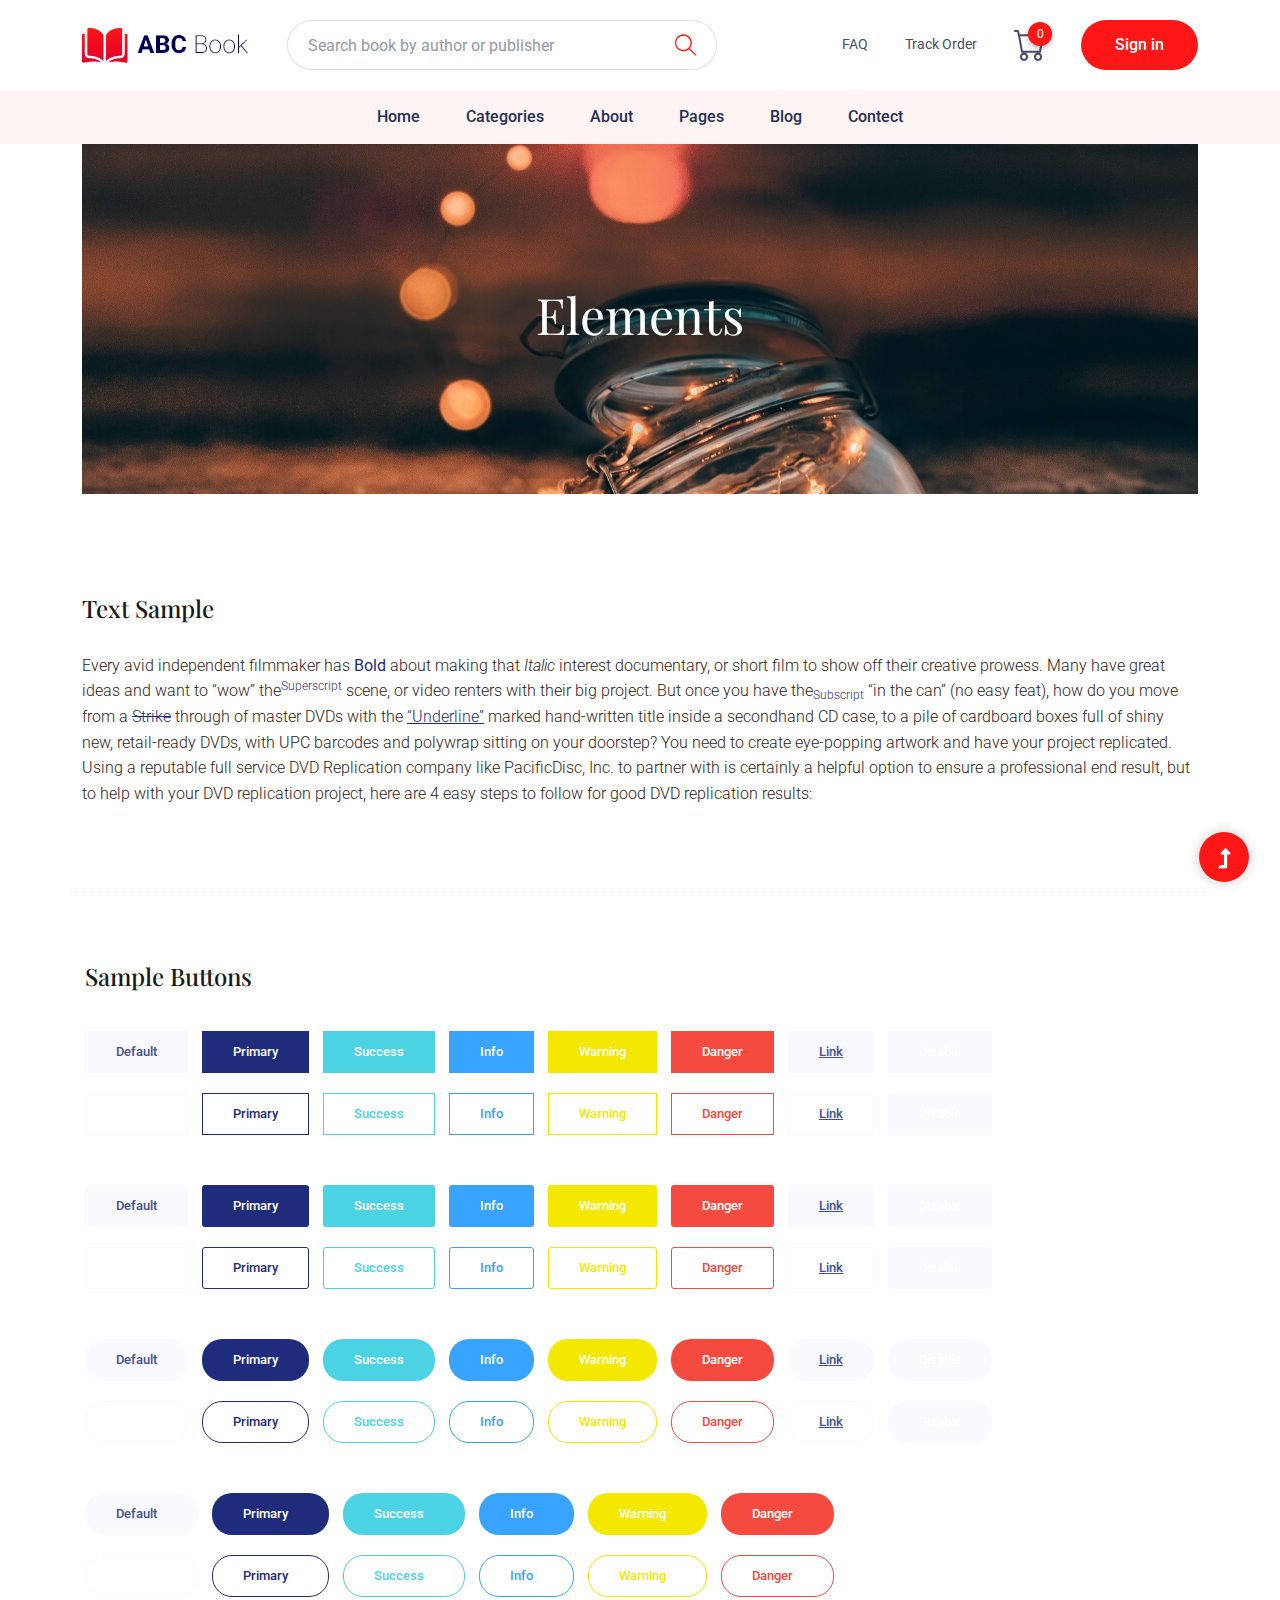
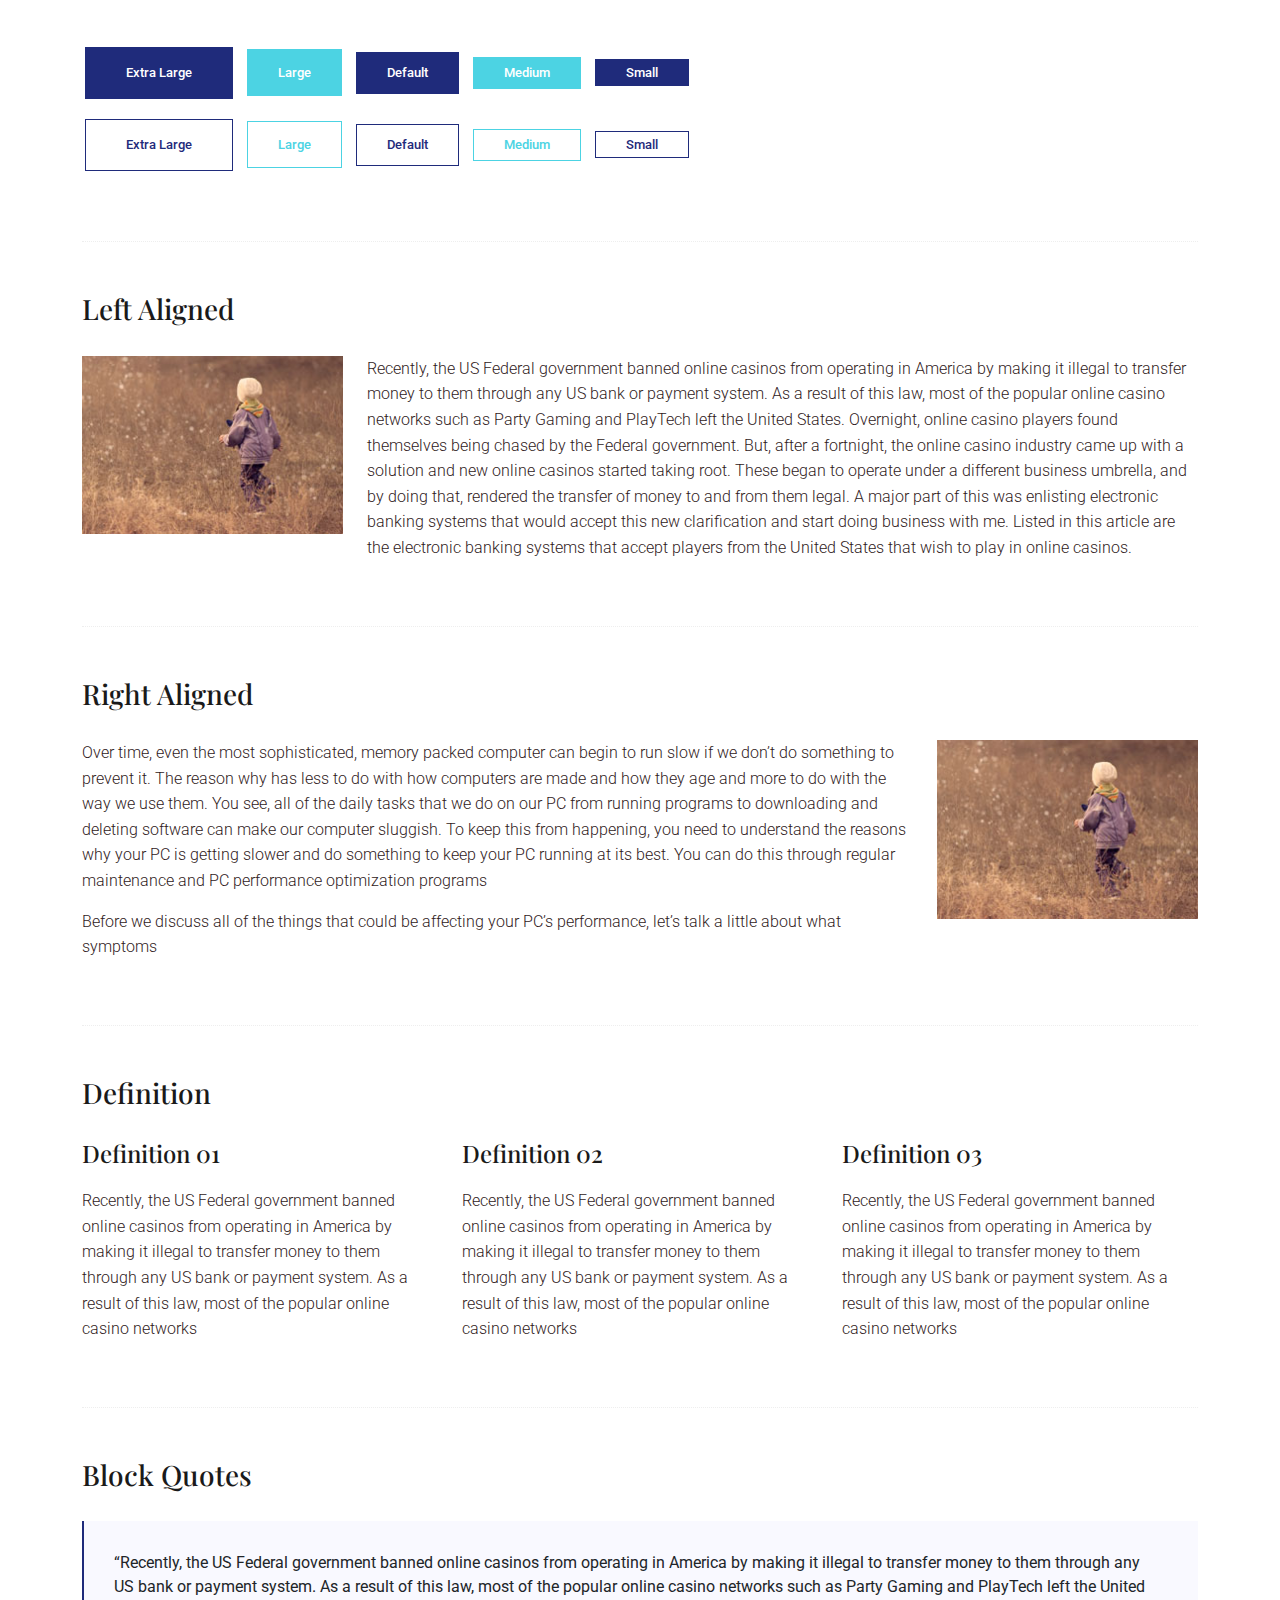
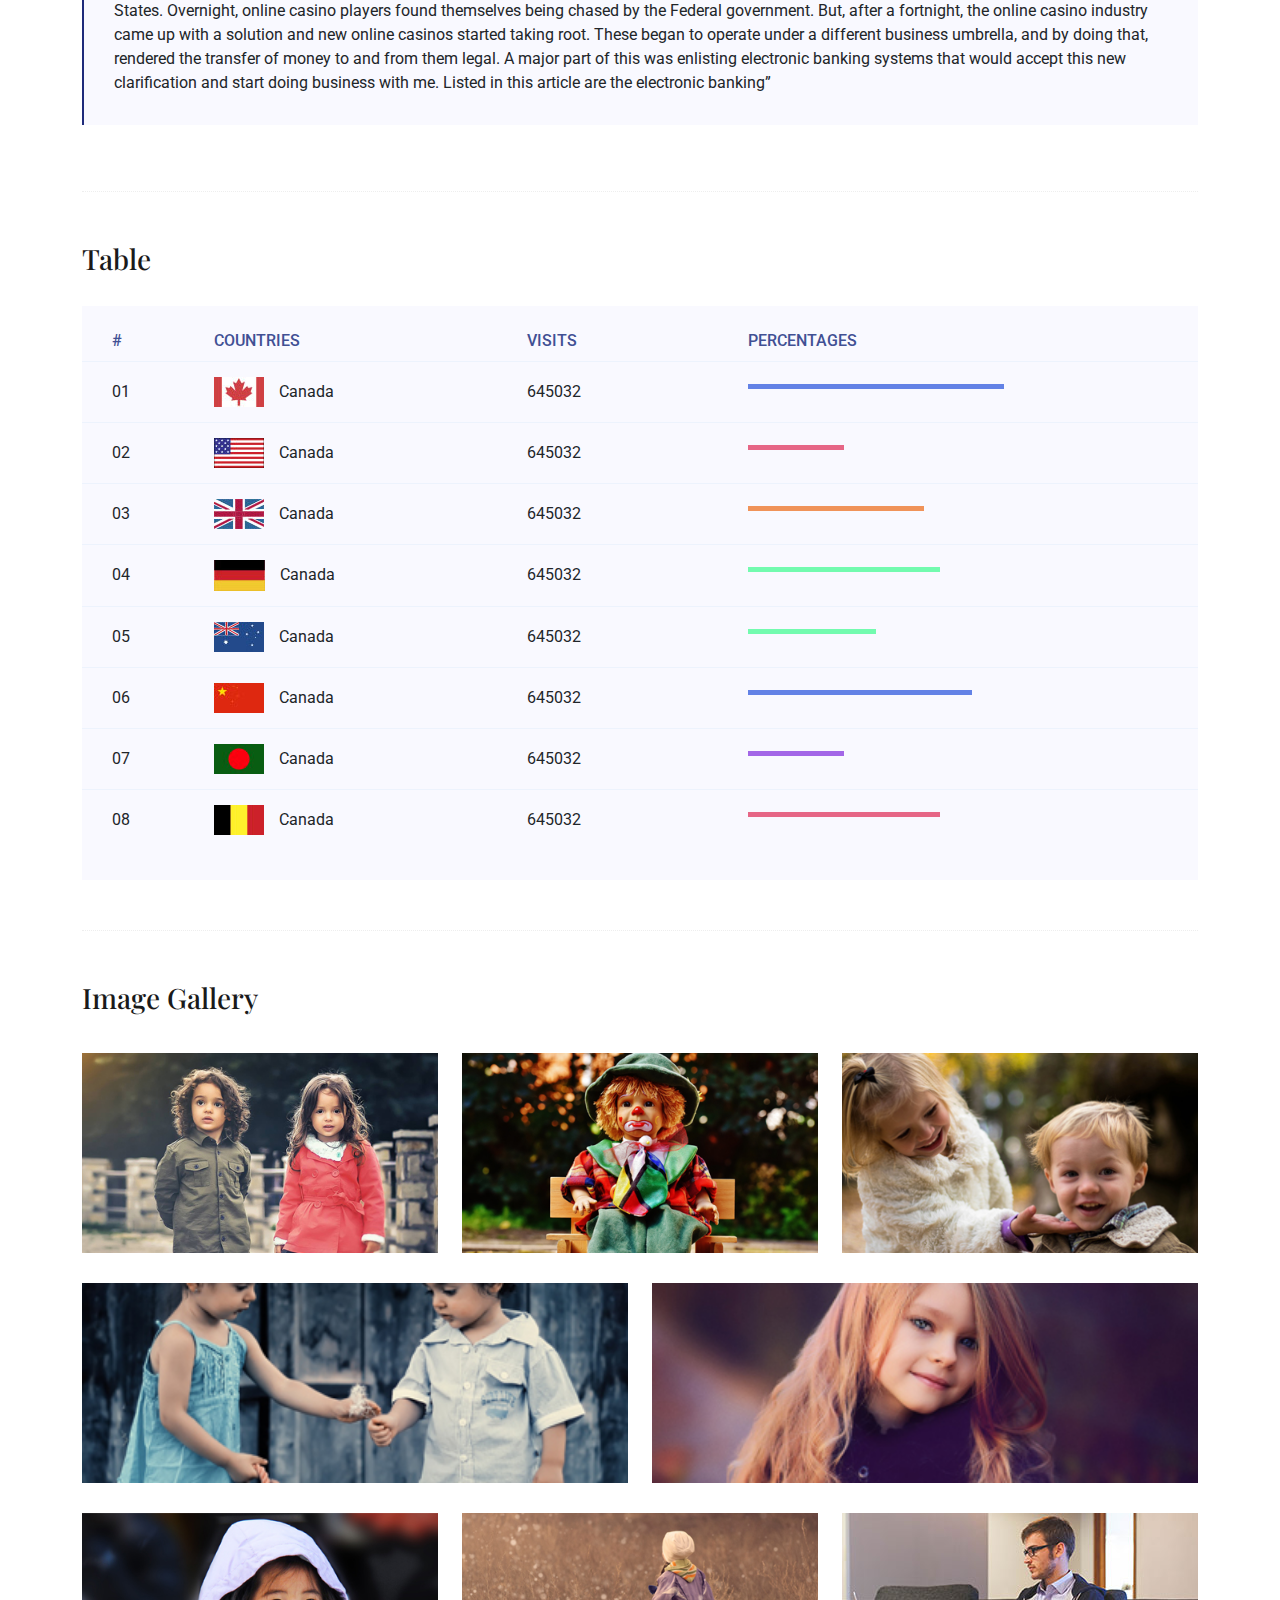
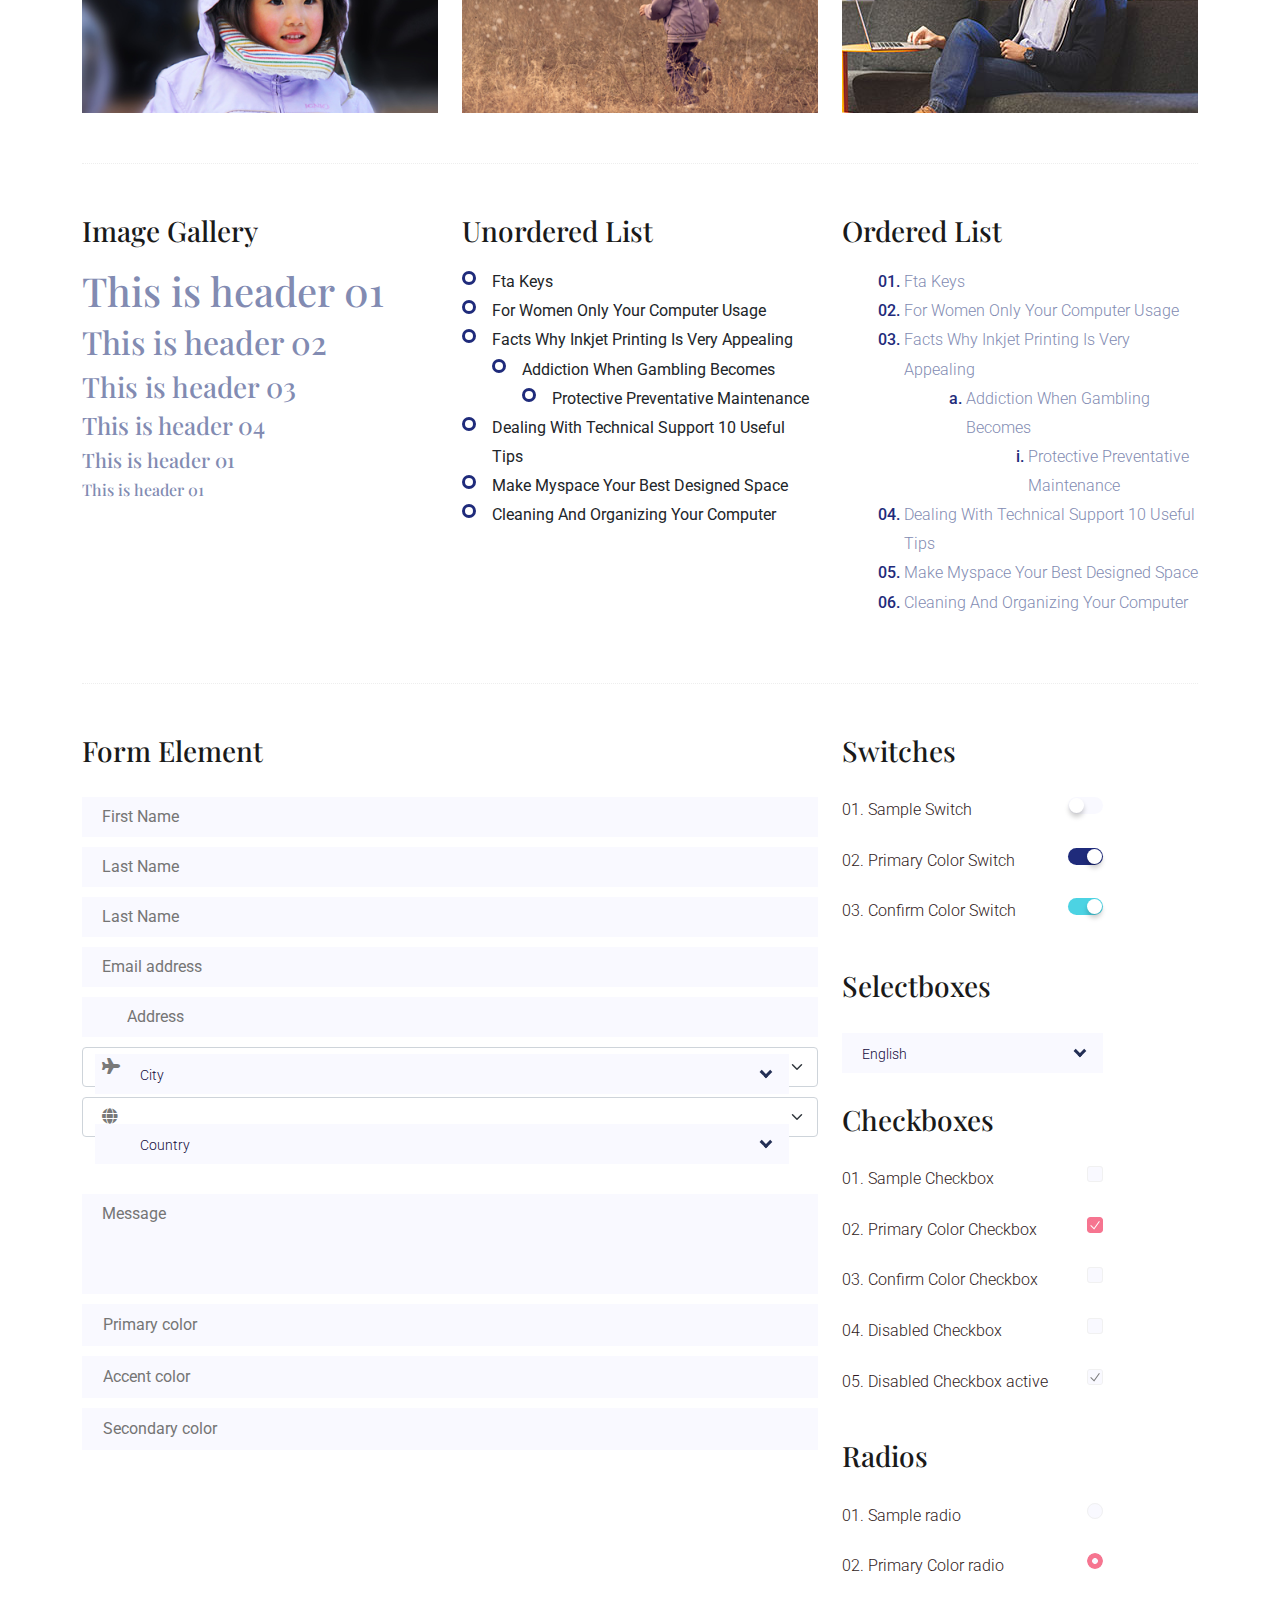
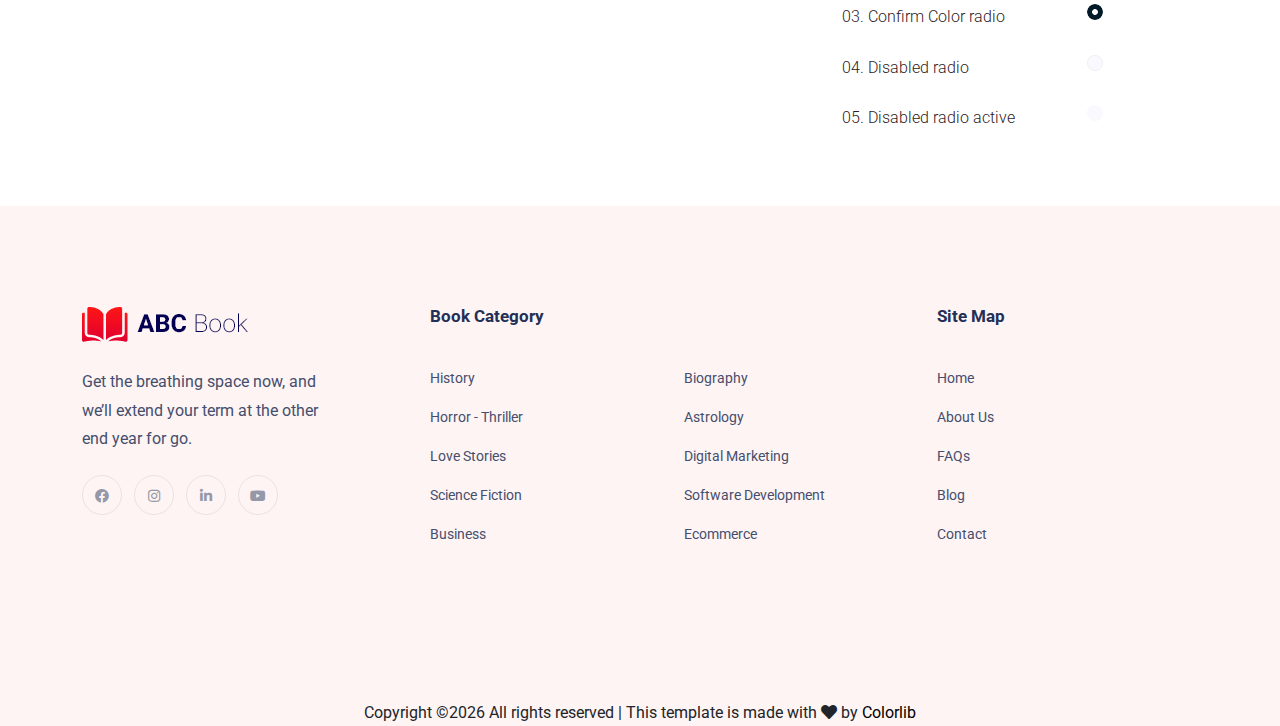
<file: src/main/webapp/resources/elements.html>
<!doctype html>
<html class="no-js" lang="zxx">
<head>
	<meta charset="utf-8">
	<meta http-equiv="x-ua-compatible" content="ie=edge">
	<title>Book Shop</title>
	<meta name="description" content="">
	<meta name="viewport" content="width=device-width, initial-scale=1">
	<link rel="shortcut icon" type="image/x-icon" href="assets/img/icon/favicon.png">

	<!-- CSS here -->
	<link rel="stylesheet" href="assets/css/bootstrap.min.css">
	<link rel="stylesheet" href="assets/css/owl.carousel.min.css">
	<link rel="stylesheet" href="assets/css/slicknav.css">
	<link rel="stylesheet" href="assets/css/animate.min.css">
	<link rel="stylesheet" href="assets/css/price_rangs.css">
	<link rel="stylesheet" href="assets/css/magnific-popup.css">
	<link rel="stylesheet" href="assets/css/fontawesome-all.min.css">
	<link rel="stylesheet" href="assets/css/themify-icons.css">
	<link rel="stylesheet" href="assets/css/slick.css">
	<link rel="stylesheet" href="assets/css/nice-select.css">
	<link rel="stylesheet" href="assets/css/style.css">
</head>
<body>
	<header>
		<div class="header-area">
			<div class="main-header ">
				<div class="header-top ">
					<div class="container">
						<div class="row">
							<div class="col-xl-12">
								<div class="d-flex justify-content-between align-items-center flex-sm">
									<div class="header-info-left d-flex align-items-center">
										<!-- logo -->
										<div class="logo">
											<a href="index.html"><img src="assets/img/logo/logo.png" alt=""></a>
										</div>
										<!-- Search Box -->
										<form action="#" class="form-box">
											<input type="text" name="Search" placeholder="Search book by author or publisher">
											<div class="search-icon">
												<i class="ti-search"></i>
											</div>
										</form>
									</div>
									<div class="header-info-right d-flex align-items-center">
										<ul>                                   
											<li><a href="#">FAQ</a></li>
											<li><a href="#">Track Order</a></li>
											<li class="shopping-card">
												<a href="cart.html"><img src="assets/img/icon/cart.svg" alt=""></a>
											</li>
											<li><a href="login.html" class="btn header-btn">Sign in</a></li>
										</ul>
									</div>
								</div>
							</div>
						</div>
					</div>
				</div>
				<div class="header-bottom  header-sticky">
					<div class="container">
						<div class="row align-items-center">
							<div class="col-xl-12">
								<!-- logo 2 -->
								<div class="logo2">
									<a href="index.html"><img src="assets/img/logo/logo.png" alt=""></a>
								</div>
								<!-- Main-menu -->
								<div class="main-menu text-center d-none d-lg-block">
									<nav>                                                
										<ul id="navigation">    
											<li><a href="index.html">Home</a></li>
											<li><a href="categories.html">Categories</a></li>
											<li><a href="about.html">About</a></li>
											<li><a href="#">Pages</a>
												<ul class="submenu">
													<li><a href="login.html">login</a></li>
													<li><a href="cart.html">Cart</a></li>
													<li><a href="checkout.html">Checkout</a></li>
													<li><a href="book-details.html">book Details</a></li>
													<li><a href="blog_details.html">Blog Details</a></li>
													<li><a href="elements.html">Element</a></li>
												</ul>
											</li>
											<li><a href="blog.html">Blog</a></li>
											<li><a href="contact.html">Contect</a></li>
										</ul>
									</nav>
								</div>
							</div> 
							<!-- Mobile Menu -->
							<div class="col-xl-12">
								<div class="mobile_menu d-block d-lg-none"></div>
							</div>
						</div>
					</div>


				</div>
			</div>

		</div>
	</header>
	<main>
		<!-- Hero area Start-->
		<div class="container">
			<div class="row">
				<div class="col-xl-12">
					<div class="slider-area">
						<div class="slider-height2 slider-bg5 d-flex align-items-center justify-content-center">
							<div class="hero-caption hero-caption2">
								<h2>Elements</h2>
							</div>
						</div>
					</div>
				</div>
			</div> 
		</div>
		<!--  Hero area End -->
		<!--? Start Sample Area -->
		<section class="sample-text-area">
			<div class="container box_1170">
				<h3 class="text-heading">Text Sample</h3>
				<p class="sample-text">
					Every avid independent filmmaker has <b>Bold</b> about making that <i>Italic</i> interest documentary,
					or short
					film to show off their creative prowess. Many have great ideas and want to “wow”
					the<sup>Superscript</sup> scene,
					or video renters with their big project. But once you have the<sub>Subscript</sub> “in the can” (no easy
					feat), how
					do you move from a <del>Strike</del> through of master DVDs with the <u>“Underline”</u> marked
					hand-written title
					inside a secondhand CD case, to a pile of cardboard boxes full of shiny new, retail-ready DVDs, with UPC
					barcodes
					and polywrap sitting on your doorstep? You need to create eye-popping artwork and have your project
					replicated.
					Using a reputable full service DVD Replication company like PacificDisc, Inc. to partner with is
					certainly a
					helpful option to ensure a professional end result, but to help with your DVD replication project, here
					are 4 easy
					steps to follow for good DVD replication results:

				</p>
			</div>
		</section>
		<!-- End Sample Area -->
		<!--? Start Button -->
		<section class="button-area">
			<div class="container box_1170 border-top-generic">
				<h3 class="text-heading">Sample Buttons</h3>
				<div class="button-group-area">
					<a href="#" class="genric-btn default">Default</a>
					<a href="#" class="genric-btn primary">Primary</a>
					<a href="#" class="genric-btn success">Success</a>
					<a href="#" class="genric-btn info">Info</a>
					<a href="#" class="genric-btn warning">Warning</a>
					<a href="#" class="genric-btn danger">Danger</a>
					<a href="#" class="genric-btn link">Link</a>
					<a href="#" class="genric-btn disable">Disable</a>
				</div>
				<div class="button-group-area mt-10">
					<a href="#" class="genric-btn default-border">Default</a>
					<a href="#" class="genric-btn primary-border">Primary</a>
					<a href="#" class="genric-btn success-border">Success</a>
					<a href="#" class="genric-btn info-border">Info</a>
					<a href="#" class="genric-btn warning-border">Warning</a>
					<a href="#" class="genric-btn danger-border">Danger</a>
					<a href="#" class="genric-btn link-border">Link</a>
					<a href="#" class="genric-btn disable">Disable</a>
				</div>
				<div class="button-group-area mt-40">
					<a href="#" class="genric-btn default radius">Default</a>
					<a href="#" class="genric-btn primary radius">Primary</a>
					<a href="#" class="genric-btn success radius">Success</a>
					<a href="#" class="genric-btn info radius">Info</a>
					<a href="#" class="genric-btn warning radius">Warning</a>
					<a href="#" class="genric-btn danger radius">Danger</a>
					<a href="#" class="genric-btn link radius">Link</a>
					<a href="#" class="genric-btn disable radius">Disable</a>
				</div>
				<div class="button-group-area mt-10">
					<a href="#" class="genric-btn default-border radius">Default</a>
					<a href="#" class="genric-btn primary-border radius">Primary</a>
					<a href="#" class="genric-btn success-border radius">Success</a>
					<a href="#" class="genric-btn info-border radius">Info</a>
					<a href="#" class="genric-btn warning-border radius">Warning</a>
					<a href="#" class="genric-btn danger-border radius">Danger</a>
					<a href="#" class="genric-btn link-border radius">Link</a>
					<a href="#" class="genric-btn disable radius">Disable</a>
				</div>
				<div class="button-group-area mt-40">
					<a href="#" class="genric-btn default circle">Default</a>
					<a href="#" class="genric-btn primary circle">Primary</a>
					<a href="#" class="genric-btn success circle">Success</a>
					<a href="#" class="genric-btn info circle">Info</a>
					<a href="#" class="genric-btn warning circle">Warning</a>
					<a href="#" class="genric-btn danger circle">Danger</a>
					<a href="#" class="genric-btn link circle">Link</a>
					<a href="#" class="genric-btn disable circle">Disable</a>
				</div>
				<div class="button-group-area mt-10">
					<a href="#" class="genric-btn default-border circle">Default</a>
					<a href="#" class="genric-btn primary-border circle">Primary</a>
					<a href="#" class="genric-btn success-border circle">Success</a>
					<a href="#" class="genric-btn info-border circle">Info</a>
					<a href="#" class="genric-btn warning-border circle">Warning</a>
					<a href="#" class="genric-btn danger-border circle">Danger</a>
					<a href="#" class="genric-btn link-border circle">Link</a>
					<a href="#" class="genric-btn disable circle">Disable</a>
				</div>
				<div class="button-group-area mt-40">
					<a href="#" class="genric-btn default circle arrow">Default<span class="lnr lnr-arrow-right"></span></a>
					<a href="#" class="genric-btn primary circle arrow">Primary<span class="lnr lnr-arrow-right"></span></a>
					<a href="#" class="genric-btn success circle arrow">Success<span class="lnr lnr-arrow-right"></span></a>
					<a href="#" class="genric-btn info circle arrow">Info<span class="lnr lnr-arrow-right"></span></a>
					<a href="#" class="genric-btn warning circle arrow">Warning<span class="lnr lnr-arrow-right"></span></a>
					<a href="#" class="genric-btn danger circle arrow">Danger<span class="lnr lnr-arrow-right"></span></a>
				</div>
				<div class="button-group-area mt-10">
					<a href="#" class="genric-btn default-border circle arrow">Default<span
						class="lnr lnr-arrow-right"></span></a>
						<a href="#" class="genric-btn primary-border circle arrow">Primary<span
							class="lnr lnr-arrow-right"></span></a>
							<a href="#" class="genric-btn success-border circle arrow">Success<span
								class="lnr lnr-arrow-right"></span></a>
								<a href="#" class="genric-btn info-border circle arrow">Info<span
									class="lnr lnr-arrow-right"></span></a>
									<a href="#" class="genric-btn warning-border circle arrow">Warning<span
										class="lnr lnr-arrow-right"></span></a>
										<a href="#" class="genric-btn danger-border circle arrow">Danger<span
											class="lnr lnr-arrow-right"></span></a>
										</div>
										<div class="button-group-area mt-40">
											<a href="#" class="genric-btn primary e-large">Extra Large</a>
											<a href="#" class="genric-btn success large">Large</a>
											<a href="#" class="genric-btn primary">Default</a>
											<a href="#" class="genric-btn success medium">Medium</a>
											<a href="#" class="genric-btn primary small">Small</a>
										</div>
										<div class="button-group-area mt-10">
											<a href="#" class="genric-btn primary-border e-large">Extra Large</a>
											<a href="#" class="genric-btn success-border large">Large</a>
											<a href="#" class="genric-btn primary-border">Default</a>
											<a href="#" class="genric-btn success-border medium">Medium</a>
											<a href="#" class="genric-btn primary-border small">Small</a>
										</div>
									</div>
								</section>
								<!-- End Button -->
								<!--? Start Align Area -->
								<div class="whole-wrap">
									<div class="container box_1170">
										<div class="section-top-border">
											<h3 class="mb-30">Left Aligned</h3>
											<div class="row">
												<div class="col-md-3">
													<img src="assets/img/elements/d.jpg" alt="" class="img-fluid">
												</div>
												<div class="col-md-9 mt-sm-20">
													<p>Recently, the US Federal government banned online casinos from operating in America by making
														it illegal to
														transfer money to them through any US bank or payment system. As a result of this law, most
														of the popular
														online casino networks such as Party Gaming and PlayTech left the United States. Overnight,
														online casino
														players found themselves being chased by the Federal government. But, after a fortnight, the
														online casino
														industry came up with a solution and new online casinos started taking root. These began to
														operate under a
														different business umbrella, and by doing that, rendered the transfer of money to and from
														them legal. A major
														part of this was enlisting electronic banking systems that would accept this new
														clarification and start doing
														business with me. Listed in this article are the electronic banking systems that accept
														players from the United
													States that wish to play in online casinos.</p>
												</div>
											</div>
										</div>
										<div class="section-top-border text-right">
											<h3 class="mb-30">Right Aligned</h3>
											<div class="row">
												<div class="col-md-9">
													<p class="text-right">Over time, even the most sophisticated, memory packed computer can begin
														to run slow if we
														don’t do something to prevent it. The reason why has less to do with how computers are made
														and how they age and
														more to do with the way we use them. You see, all of the daily tasks that we do on our PC
														from running programs
														to downloading and deleting software can make our computer sluggish. To keep this from
														happening, you need to
														understand the reasons why your PC is getting slower and do something to keep your PC
														running at its best. You
													can do this through regular maintenance and PC performance optimization programs</p>
													<p class="text-right">Before we discuss all of the things that could be affecting your PC’s
														performance, let’s
													talk a little about what symptoms</p>
												</div>
												<div class="col-md-3">
													<img src="assets/img/elements/d.jpg" alt="" class="img-fluid">
												</div>
											</div>
										</div>
										<div class="section-top-border">
											<h3 class="mb-30">Definition</h3>
											<div class="row">
												<div class="col-md-4">
													<div class="single-defination">
														<h4 class="mb-20">Definition 01</h4>
														<p>Recently, the US Federal government banned online casinos from operating in America by
															making it illegal to
															transfer money to them through any US bank or payment system. As a result of this law,
															most of the popular
														online casino networks</p>
													</div>
												</div>
												<div class="col-md-4">
													<div class="single-defination">
														<h4 class="mb-20">Definition 02</h4>
														<p>Recently, the US Federal government banned online casinos from operating in America by
															making it illegal to
															transfer money to them through any US bank or payment system. As a result of this law,
															most of the popular
														online casino networks</p>
													</div>
												</div>
												<div class="col-md-4">
													<div class="single-defination">
														<h4 class="mb-20">Definition 03</h4>
														<p>Recently, the US Federal government banned online casinos from operating in America by
															making it illegal to
															transfer money to them through any US bank or payment system. As a result of this law,
															most of the popular
														online casino networks</p>
													</div>
												</div>
											</div>
										</div>
										<div class="section-top-border">
											<h3 class="mb-30">Block Quotes</h3>
											<div class="row">
												<div class="col-lg-12">
													<blockquote class="generic-blockquote">
														“Recently, the US Federal government banned online casinos from operating in America by
														making it illegal to
														transfer money to them through any US bank or payment system. As a result of this law, most
														of the popular
														online casino networks such as Party Gaming and PlayTech left the United States. Overnight,
														online casino
														players found themselves being chased by the Federal government. But, after a fortnight, the
														online casino
														industry came up with a solution and new online casinos started taking root. These began to
														operate under a
														different business umbrella, and by doing that, rendered the transfer of money to and from
														them legal. A major
														part of this was enlisting electronic banking systems that would accept this new
														clarification and start doing
														business with me. Listed in this article are the electronic banking”
													</blockquote>
												</div>
											</div>
										</div>
										<div class="section-top-border">
											<h3 class="mb-30">Table</h3>
											<div class="progress-table-wrap">
												<div class="progress-table">
													<div class="table-head">
														<div class="serial">#</div>
														<div class="country">Countries</div>
														<div class="visit">Visits</div>
														<div class="percentage">Percentages</div>
													</div>
													<div class="table-row">
														<div class="serial">01</div>
														<div class="country"> <img src="assets/img/elements/f1.jpg" alt="flag">Canada</div>
														<div class="visit">645032</div>
														<div class="percentage">
															<div class="progress">
																<div class="progress-bar color-1" role="progressbar" style="width: 80%"
																aria-valuenow="80" aria-valuemin="0" aria-valuemax="100"></div>
															</div>
														</div>
													</div>
													<div class="table-row">
														<div class="serial">02</div>
														<div class="country"> <img src="assets/img/elements/f2.jpg" alt="flag">Canada</div>
														<div class="visit">645032</div>
														<div class="percentage">
															<div class="progress">
																<div class="progress-bar color-2" role="progressbar" style="width: 30%"
																aria-valuenow="30" aria-valuemin="0" aria-valuemax="100"></div>
															</div>
														</div>
													</div>
													<div class="table-row">
														<div class="serial">03</div>
														<div class="country"> <img src="assets/img/elements/f3.jpg" alt="flag">Canada</div>
														<div class="visit">645032</div>
														<div class="percentage">
															<div class="progress">
																<div class="progress-bar color-3" role="progressbar" style="width: 55%"
																aria-valuenow="55" aria-valuemin="0" aria-valuemax="100"></div>
															</div>
														</div>
													</div>
													<div class="table-row">
														<div class="serial">04</div>
														<div class="country"> <img src="assets/img/elements/f4.jpg" alt="flag">Canada</div>
														<div class="visit">645032</div>
														<div class="percentage">
															<div class="progress">
																<div class="progress-bar color-4" role="progressbar" style="width: 60%"
																aria-valuenow="60" aria-valuemin="0" aria-valuemax="100"></div>
															</div>
														</div>
													</div>
													<div class="table-row">
														<div class="serial">05</div>
														<div class="country"> <img src="assets/img/elements/f5.jpg" alt="flag">Canada</div>
														<div class="visit">645032</div>
														<div class="percentage">
															<div class="progress">
																<div class="progress-bar color-5" role="progressbar" style="width: 40%"
																aria-valuenow="40" aria-valuemin="0" aria-valuemax="100"></div>
															</div>
														</div>
													</div>
													<div class="table-row">
														<div class="serial">06</div>
														<div class="country"> <img src="assets/img/elements/f6.jpg" alt="flag">Canada</div>
														<div class="visit">645032</div>
														<div class="percentage">
															<div class="progress">
																<div class="progress-bar color-6" role="progressbar" style="width: 70%"
																aria-valuenow="70" aria-valuemin="0" aria-valuemax="100"></div>
															</div>
														</div>
													</div>
													<div class="table-row">
														<div class="serial">07</div>
														<div class="country"> <img src="assets/img/elements/f7.jpg" alt="flag">Canada</div>
														<div class="visit">645032</div>
														<div class="percentage">
															<div class="progress">
																<div class="progress-bar color-7" role="progressbar" style="width: 30%"
																aria-valuenow="30" aria-valuemin="0" aria-valuemax="100"></div>
															</div>
														</div>
													</div>
													<div class="table-row">
														<div class="serial">08</div>
														<div class="country"> <img src="assets/img/elements/f8.jpg" alt="flag">Canada</div>
														<div class="visit">645032</div>
														<div class="percentage">
															<div class="progress">
																<div class="progress-bar color-8" role="progressbar" style="width: 60%"
																aria-valuenow="60" aria-valuemin="0" aria-valuemax="100"></div>
															</div>
														</div>
													</div>
												</div>
											</div>
										</div>
										<div class="section-top-border">
											<h3>Image Gallery</h3>
											<div class="row gallery-item">
												<div class="col-md-4">
													<a href="assets/img/elements/g1.jpg" class="img-pop-up">
														<div class="single-gallery-image" style="background: url(assets/img/elements/g1.jpg);"></div>
													</a>
												</div>
												<div class="col-md-4">
													<a href="assets/img/elements/g2.jpg" class="img-pop-up">
														<div class="single-gallery-image" style="background: url(assets/img/elements/g2.jpg);"></div>
													</a>
												</div>
												<div class="col-md-4">
													<a href="assets/img/elements/g3.jpg" class="img-pop-up">
														<div class="single-gallery-image" style="background: url(assets/img/elements/g3.jpg);"></div>
													</a>
												</div>
												<div class="col-md-6">
													<a href="assets/img/elements/g4.jpg" class="img-pop-up">
														<div class="single-gallery-image" style="background: url(assets/img/elements/g4.jpg);"></div>
													</a>
												</div>
												<div class="col-md-6">
													<a href="assets/img/elements/g5.jpg" class="img-pop-up">
														<div class="single-gallery-image" style="background: url(assets/img/elements/g5.jpg);"></div>
													</a>
												</div>
												<div class="col-md-4">
													<a href="assets/img/elements/g6.jpg" class="img-pop-up">
														<div class="single-gallery-image" style="background: url(assets/img/elements/g6.jpg);"></div>
													</a>
												</div>
												<div class="col-md-4">
													<a href="assets/img/elements/g7.jpg" class="img-pop-up">
														<div class="single-gallery-image" style="background: url(assets/img/elements/g7.jpg);"></div>
													</a>
												</div>
												<div class="col-md-4">
													<a href="assets/img/elements/g8.jpg" class="img-pop-up">
														<div class="single-gallery-image" style="background: url(assets/img/elements/g8.jpg);"></div>
													</a>
												</div>
											</div>
										</div>
										<div class="section-top-border">
											<div class="row">
												<div class="col-md-4">
													<h3 class="mb-20">Image Gallery</h3>
													<div class="typography">
														<h1>This is header 01</h1>
														<h2>This is header 02</h2>
														<h3>This is header 03</h3>
														<h4>This is header 04</h4>
														<h5>This is header 01</h5>
														<h6>This is header 01</h6>
													</div>
												</div>
												<div class="col-md-4 mt-sm-30">
													<h3 class="mb-20">Unordered List</h3>
													<div class="">
														<ul class="unordered-list">
															<li>Fta Keys</li>
															<li>For Women Only Your Computer Usage</li>
															<li>Facts Why Inkjet Printing Is Very Appealing
																<ul>
																	<li>Addiction When Gambling Becomes
																		<ul>
																			<li>Protective Preventative Maintenance</li>
																		</ul>
																	</li>
																</ul>
															</li>
															<li>Dealing With Technical Support 10 Useful Tips</li>
															<li>Make Myspace Your Best Designed Space</li>
															<li>Cleaning And Organizing Your Computer</li>
														</ul>
													</div>
												</div>
												<div class="col-md-4 mt-sm-30">
													<h3 class="mb-20">Ordered List</h3>
													<div class="">
														<ol class="ordered-list">
															<li><span>Fta Keys</span></li>
															<li><span>For Women Only Your Computer Usage</span></li>
															<li><span>Facts Why Inkjet Printing Is Very Appealing</span>
																<ol class="ordered-list-alpha">
																	<li><span>Addiction When Gambling Becomes</span>
																		<ol class="ordered-list-roman">
																			<li><span>Protective Preventative Maintenance</span></li>
																		</ol>
																	</li>
																</ol>
															</li>
															<li><span>Dealing With Technical Support 10 Useful Tips</span></li>
															<li><span>Make Myspace Your Best Designed Space</span></li>
															<li><span>Cleaning And Organizing Your Computer</span></li>
														</ol>
													</div>
												</div>
											</div>
										</div>
										<div class="section-top-border">
											<div class="row">
												<div class="col-lg-8 col-md-8">
													<h3 class="mb-30">Form Element</h3>
													<form action="#">
														<div class="mt-10">
															<input type="text" name="first_name" placeholder="First Name"
															onfocus="this.placeholder = ''" onblur="this.placeholder = 'First Name'" required
															class="single-input">
														</div>
														<div class="mt-10">
															<input type="text" name="last_name" placeholder="Last Name"
															onfocus="this.placeholder = ''" onblur="this.placeholder = 'Last Name'" required
															class="single-input">
														</div>
														<div class="mt-10">
															<input type="text" name="last_name" placeholder="Last Name"
															onfocus="this.placeholder = ''" onblur="this.placeholder = 'Last Name'" required
															class="single-input">
														</div>
														<div class="mt-10">
															<input type="email" name="EMAIL" placeholder="Email address"
															onfocus="this.placeholder = ''" onblur="this.placeholder = 'Email address'" required
															class="single-input">
														</div>
														<div class="input-group-icon mt-10">
															<div class="icon"><i class="fa fa-thumb-tack" aria-hidden="true"></i></div>
															<input type="text" name="address" placeholder="Address" onfocus="this.placeholder = ''"
															onblur="this.placeholder = 'Address'" required class="single-input">
														</div>
														<div class="input-group-icon mt-10">
															<div class="icon"><i class="fa fa-plane" aria-hidden="true"></i></div>
															<div class="form-select" id="default-select"">
																<select>
																	<option value=" 1">City</option>
																	<option value="1">Dhaka</option>
																	<option value="1">Dilli</option>
																	<option value="1">Newyork</option>
																	<option value="1">Islamabad</option>
																</select>
															</div>
														</div>
														<div class="input-group-icon mt-10">
															<div class="icon"><i class="fa fa-globe" aria-hidden="true"></i></div>
															<div class="form-select" id="default-select"">
																<select>
																	<option value=" 1">Country</option>
																	<option value="1">Bangladesh</option>
																	<option value="1">India</option>
																	<option value="1">England</option>
																	<option value="1">Srilanka</option>
																</select>
															</div>
														</div>

														<div class="mt-10">
															<textarea class="single-textarea" placeholder="Message" onfocus="this.placeholder = ''"
															onblur="this.placeholder = 'Message'" required></textarea>
														</div>
														<div class="mt-10">
															<input type="text" name="first_name" placeholder="Primary color"
															onfocus="this.placeholder = ''" onblur="this.placeholder = 'Primary color'" required
															class="single-input-primary">
														</div>
														<div class="mt-10">
															<input type="text" name="first_name" placeholder="Accent color"
															onfocus="this.placeholder = ''" onblur="this.placeholder = 'Accent color'" required
															class="single-input-accent">
														</div>
														<div class="mt-10">
															<input type="text" name="first_name" placeholder="Secondary color"
															onfocus="this.placeholder = ''" onblur="this.placeholder = 'Secondary color'"
															required class="single-input-secondary">
														</div>
													</form>
												</div>
												<div class="col-lg-3 col-md-4 mt-sm-30">
													<div class="single-element-widget">
														<h3 class="mb-30">Switches</h3>
														<div class="switch-wrap d-flex justify-content-between">
															<p>01. Sample Switch</p>
															<div class="primary-switch">
																<input type="checkbox" id="default-switch">
																<label for="default-switch"></label>
															</div>
														</div>
														<div class="switch-wrap d-flex justify-content-between">
															<p>02. Primary Color Switch</p>
															<div class="primary-switch">
																<input type="checkbox" id="primary-switch" checked>
																<label for="primary-switch"></label>
															</div>
														</div>
														<div class="switch-wrap d-flex justify-content-between">
															<p>03. Confirm Color Switch</p>
															<div class="confirm-switch">
																<input type="checkbox" id="confirm-switch" checked>
																<label for="confirm-switch"></label>
															</div>
														</div>
													</div>
													<div class="single-element-widget mt-30">
														<h3 class="mb-30">Selectboxes</h3>
														<div class="default-select" id="default-select"">
															<select>
																<option value=" 1">English</option>
																<option value="1">Spanish</option>
																<option value="1">Arabic</option>
																<option value="1">Portuguise</option>
																<option value="1">Bengali</option>
															</select>
														</div>
													</div>
													<div class="single-element-widget mt-30">
														<h3 class="mb-30">Checkboxes</h3>
														<div class="switch-wrap d-flex justify-content-between">
															<p>01. Sample Checkbox</p>
															<div class="primary-checkbox">
																<input type="checkbox" id="default-checkbox">
																<label for="default-checkbox"></label>
															</div>
														</div>
														<div class="switch-wrap d-flex justify-content-between">
															<p>02. Primary Color Checkbox</p>
															<div class="primary-checkbox">
																<input type="checkbox" id="primary-checkbox" checked>
																<label for="primary-checkbox"></label>
															</div>
														</div>
														<div class="switch-wrap d-flex justify-content-between">
															<p>03. Confirm Color Checkbox</p>
															<div class="confirm-checkbox">
																<input type="checkbox" id="confirm-checkbox">
																<label for="confirm-checkbox"></label>
															</div>
														</div>
														<div class="switch-wrap d-flex justify-content-between">
															<p>04. Disabled Checkbox</p>
															<div class="disabled-checkbox">
																<input type="checkbox" id="disabled-checkbox" disabled>
																<label for="disabled-checkbox"></label>
															</div>
														</div>
														<div class="switch-wrap d-flex justify-content-between">
															<p>05. Disabled Checkbox active</p>
															<div class="disabled-checkbox">
																<input type="checkbox" id="disabled-checkbox-active" checked disabled>
																<label for="disabled-checkbox-active"></label>
															</div>
														</div>
													</div>
													<div class="single-element-widget mt-30">
														<h3 class="mb-30">Radios</h3>
														<div class="switch-wrap d-flex justify-content-between">
															<p>01. Sample radio</p>
															<div class="primary-radio">
																<input type="checkbox" id="default-radio">
																<label for="default-radio"></label>
															</div>
														</div>
														<div class="switch-wrap d-flex justify-content-between">
															<p>02. Primary Color radio</p>
															<div class="primary-radio">
																<input type="checkbox" id="primary-radio" checked>
																<label for="primary-radio"></label>
															</div>
														</div>
														<div class="switch-wrap d-flex justify-content-between">
															<p>03. Confirm Color radio</p>
															<div class="confirm-radio">
																<input type="checkbox" id="confirm-radio" checked>
																<label for="confirm-radio"></label>
															</div>
														</div>
														<div class="switch-wrap d-flex justify-content-between">
															<p>04. Disabled radio</p>
															<div class="disabled-radio">
																<input type="checkbox" id="disabled-radio" disabled>
																<label for="disabled-radio"></label>
															</div>
														</div>
														<div class="switch-wrap d-flex justify-content-between">
															<p>05. Disabled radio active</p>
															<div class="disabled-radio">
																<input type="checkbox" id="disabled-radio-active" checked disabled>
																<label for="disabled-radio-active"></label>
															</div>
														</div>
													</div>
												</div>
											</div>
										</div>
									</div>
								</div>
								<!-- End Align Area -->
							</main>
							<footer>
								<div class="footer-wrappper section-bg">
									<div class="footer-area footer-padding">
										<div class="container">
											<div class="row justify-content-between">
												<div class="col-xl-3 col-lg-5 col-md-4 col-sm-6">
													<div class="single-footer-caption mb-50">
														<div class="single-footer-caption mb-30">
															<!-- logo -->
															<div class="footer-logo mb-25">
																<a href="index.html"><img src="assets/img/logo/logo2_footer.png" alt=""></a>
															</div>
															<div class="footer-tittle">
																<div class="footer-pera">
																	<p>Get the breathing space now, and we’ll extend your term at the other end year for go.</p>
																</div>
															</div>
															<!-- social -->
															<div class="footer-social">
																<a href="https://bit.ly/sai4ull"><i class="fab fa-facebook"></i></a>
																<a href="#"><i class="fab fa-instagram"></i></a>
																<a href="#"><i class="fab fa-linkedin-in"></i></a>
																<a href="#"><i class="fab fa-youtube"></i></a>
															</div>
														</div>
													</div>
												</div>
												<div class="col-xl-2 col-lg-3 col-md-4 col-sm-5">
													<div class="single-footer-caption mb-50">
														<div class="footer-tittle">
															<h4>Book Category</h4>
															<ul>  
																<li><a href="#">History</a></li>
																<li><a href="#">Horror - Thriller</a></li>
																<li><a href="#">Love Stories</a></li>
																<li><a href="#">Science Fiction</a></li>
																<li><a href="#">Business</a></li>
															</ul>
														</div>
													</div>
												</div>
												<div class="col-xl-2 col-lg-3 col-md-4 col-sm-6">
													<div class="single-footer-caption mb-50">
														<div class="footer-tittle">
															<h4>&nbsp;</h4>
															<ul>
																<li><a href="#">Biography</a></li>
																<li><a href="#">Astrology</a></li>
																<li><a href="#">Digital Marketing</a></li>
																<li><a href="#">Software Development</a></li>
																<li><a href="#">Ecommerce</a></li>
															</ul>
														</div>
													</div>
												</div>
												<div class="col-xl-3 col-lg-4 col-md-4 col-sm-6">
													<div class="single-footer-caption mb-50">
														<div class="footer-tittle">
															<h4>Site Map</h4>
															<ul class="mb-20">
																<li><a href="#">Home</a></li>
																<li><a href="#">About Us</a></li>
																<li><a href="#">FAQs</a></li>
																<li><a href="#">Blog</a></li>
																<li><a href="#">Contact</a></li>
															</ul>
														</div>
													</div>
												</div>
											</div>
										</div> 
									</div>
									<!-- footer-bottom area -->
									<div class="footer-bottom-area">
										<div class="container">
											<div class="footer-border">
												<div class="row d-flex align-items-center">
													<div class="col-xl-12 ">
														<div class="footer-copy-right text-center">
															Copyright &copy;<script>document.write(new Date().getFullYear());</script> All rights reserved | This template is made with <i class="fa fa-heart color-danger" aria-hidden="true"></i> by <a href="https://colorlib.com" style="color: black" target="_blank" rel="nofollow noopener">Colorlib</a>

														</div>
													</div>
												</div>
											</div>
										</div>
									</div>
								</div>
							</footer>
							<!-- Scroll Up -->
							<div id="back-top" >
								<a title="Go to Top" href="#"> <i class="fas fa-level-up-alt"></i></a>
							</div>

							<!-- JS here -->
							<!-- Jquery, Popper, Bootstrap -->
							<script src="./assets/js/vendor/modernizr-3.5.0.min.js"></script>
							<script src="./assets/js/vendor/jquery-1.12.4.min.js"></script>
							<script src="./assets/js/popper.min.js"></script>
							<script src="./assets/js/bootstrap.min.js"></script>

							<!-- Slick-slider , Owl-Carousel ,slick-nav -->
							<script src="./assets/js/owl.carousel.min.js"></script>
							<script src="./assets/js/slick.min.js"></script>
							<script src="./assets/js/jquery.slicknav.min.js"></script>

							<!--wow , counter , waypoint, Nice-select -->
							<script src="./assets/js/wow.min.js"></script>
							<script src="./assets/js/jquery.magnific-popup.js"></script>
							<script src="./assets/js/jquery.nice-select.min.js"></script>
							<script src="./assets/js/jquery.counterup.min.js"></script>
							<script src="./assets/js/waypoints.min.js"></script>
							<script src="./assets/js/price_rangs.js"></script>

							<!-- contact js -->
							<script src="./assets/js/contact.js"></script>
							<script src="./assets/js/jquery.form.js"></script>
							<script src="./assets/js/jquery.validate.min.js"></script>
							<script src="./assets/js/mail-script.js"></script>
							<script src="./assets/js/jquery.ajaxchimp.min.js"></script>

							<!--  Plugins, main-Jquery -->	
							<script src="./assets/js/plugins.js"></script>
							<script src="./assets/js/main.js"></script>
						</body>
						</html>
</file>
<file: src/main/webapp/resources/assets/css/price_rangs.css>
/* Ion.RangeSlider
// css version 2.0.3
// Â© 2013-2014 Denis Ineshin | IonDen.com
// ===================================================================================================================*/

/* =====================================================================================================================
// RangeSlider */

.irs {
    position: relative; display: block;
    -webkit-touch-callout: none;
    -webkit-user-select: none;
     -khtml-user-select: none;
       -moz-user-select: none;
        -ms-user-select: none;
            user-select: none;
}
    .irs-line {
        position: relative; display: block;
        overflow: hidden;
        outline: none !important;
    }
        .irs-line-left, .irs-line-mid, .irs-line-right {
            position: absolute; display: block;
            top: 0;
        }
        .irs-line-left {
            left: 0; width: 11%;
        }
        .irs-line-mid {
            left: 9%; width: 82%;
        }
        .irs-line-right {
            right: 0; width: 11%;
        }

    .irs-bar {
        position: absolute; display: block;
        left: 0; width: 0;
    }
        .irs-bar-edge {
            position: absolute; display: block;
            top: 0; left: 0;
        }

    .irs-shadow {
        position: absolute; display: none;
        left: 0; width: 0;
    }

    .irs-slider {
        position: absolute; display: block;
        cursor: default;
        z-index: 1;
    }
        .irs-slider.single {

        }
        .irs-slider.from {

        }
        .irs-slider.to {

        }
        .irs-slider.type_last {
            z-index: 2;
        }

    .irs-min {
        position: absolute; display: block;
        left: 0;
        cursor: default;
    }
    .irs-max {
        position: absolute; display: block;
        right: 0;
        cursor: default;
    }

    .irs-from, .irs-to, .irs-single {
        position: absolute; display: block;
        top: 0; left: 0;
        cursor: default;
        white-space: nowrap;
    }

.irs-grid {
    position: absolute; display: none;
    bottom: 0; left: 0;
    width: 100%; height: 20px;
}
.irs-with-grid .irs-grid {
    display: block;
}
    .irs-grid-pol {
        position: absolute;
        top: 0; left: 0;
        width: 1px; height: 8px;
        background: #000;
    }
    .irs-grid-pol.small {
        height: 4px;
    }
    .irs-grid-text {
        position: absolute;
        bottom: 0; left: 0;
        white-space: nowrap;
        text-align: center;
        font-size: 9px; line-height: 9px;
        padding: 0 3px;
        color: #000;
    }

.irs-disable-mask {
    position: absolute; display: block;
    top: 0; left: -1%;
    width: 102%; height: 100%;
    cursor: default;
    background: rgba(0,0,0,0.0);
    z-index: 2;
}
.lt-ie9 .irs-disable-mask {
    background: #000;
    filter: alpha(opacity=0);
    cursor: not-allowed;
}

.irs-disabled {
    opacity: 0.4;
}


.irs-hidden-input {
    position: absolute !important;
    display: block !important;
    top: 0 !important;
    left: 0 !important;
    width: 0 !important;
    height: 0 !important;
    font-size: 0 !important;
    line-height: 0 !important;
    padding: 0 !important;
    margin: 0 !important;
    outline: none !important;
    z-index: -9999 !important;
    background: none !important;
    border-style: solid !important;
    border-color: transparent !important;
}


/* Ion.RangeSlider, Simple Skin
// css version 2.0.3
// Â© Denis Ineshin, 2014    https://github.com/IonDen
// Â© guybowden, 2014        https://github.com/guybowden
// ===================================================================================================================*/

/* =====================================================================================================================
// Skin details */

.irs {
    height: 55px;
}
.irs-with-grid {
    height: 75px;
}
.irs-line {
    height: 10px; top: 33px;
    background: #EEE;
    background: linear-gradient(to bottom, #DDD -50%, #FFF 150%); /* W3C */
    border: 1px solid #CCC;
    border-radius: 16px;
    -moz-border-radius: 16px;
}
    .irs-line-left {
        height: 8px;
    }
    .irs-line-mid {
        height: 8px;
    }
    .irs-line-right {
        height: 8px;
    }

.irs-bar {
    height: 10px; top: 33px;
    border-top: 1px solid #428bca;
    border-bottom: 1px solid #428bca;
    background: #428bca;
    background: linear-gradient(to top, rgba(66,139,202,1) 0%,rgba(127,195,232,1) 100%); /* W3C */
}
    .irs-bar-edge {
        height: 10px; top: 33px;
        width: 14px;
        border: 1px solid #428bca;
        border-right: 0;
        background: #428bca;
        background: linear-gradient(to top, rgba(66,139,202,1) 0%,rgba(127,195,232,1) 100%); /* W3C */
        border-radius: 16px 0 0 16px;
        -moz-border-radius: 16px 0 0 16px;
    }

.irs-shadow {
    height: 2px; top: 38px;
    background: #000;
    opacity: 0.3;
    border-radius: 5px;
    -moz-border-radius: 5px;
}
.lt-ie9 .irs-shadow {
    filter: alpha(opacity=30);
}

.irs-slider {
    top: 25px;
    width: 27px; height: 27px;
    border: 1px solid #AAA;
    background: #DDD;
    background: linear-gradient(to bottom, rgba(255,255,255,1) 0%,rgba(220,220,220,1) 20%,rgba(255,255,255,1) 100%); /* W3C */
    border-radius: 27px;
    -moz-border-radius: 27px;
    box-shadow: 1px 1px 3px rgba(0,0,0,0.3);
    cursor: pointer;
}

.irs-slider.state_hover, .irs-slider:hover {
    background: #FFF;
}

.irs-min, .irs-max {
    color: #333;
    font-size: 12px; line-height: 1.333;
    text-shadow: none;
    top: 0;
    padding: 1px 5px;
    background: rgba(0,0,0,0.1);
    border-radius: 3px;
    -moz-border-radius: 3px;
}

.lt-ie9 .irs-min, .lt-ie9 .irs-max {
    background: #ccc;
}

.lt-ie9 .irs-from, .lt-ie9 .irs-to, .lt-ie9 .irs-single {
    background: #999;
}

.irs-grid {
    height: 27px;
}
.irs-grid-pol {
    opacity: 0.5;
    background: #428bca;
}
.irs-grid-pol.small {
    background: #999;
}

.irs-grid-text {
    bottom: 5px;
    color: #99a4ac;
}

.irs-disabled {
}
</file>
<file: src/main/webapp/resources/assets/css/themify-icons.css>
@font-face {
	font-family: 'themify';
	src:url('../fonts/themify.eot?-fvbane');


	src:url('../fonts/themify.eot?#iefix-fvbane') format('embedded-opentype'),
		url('../fonts/themify.woff?-fvbane') format('woff'),
		url('../fonts/themify.ttf?-fvbane') format('truetype'),
		url('../fonts/themify.svg?-fvbane#themify') format('svg');
	font-weight: normal;
	font-style: normal;
}

[class^="ti-"], [class*=" ti-"] {
	font-family: 'themify';
	speak: none;
	font-style: normal;
	font-weight: normal;
	font-variant: normal;
	text-transform: none;
	line-height: 1;

	/* Better Font Rendering =========== */
	-webkit-font-smoothing: antialiased;
	-moz-osx-font-smoothing: grayscale;
}

.ti-wand:before {
	content: "\e600";
}
.ti-volume:before {
	content: "\e601";
}
.ti-user:before {
	content: "\e602";
}
.ti-unlock:before {
	content: "\e603";
}
.ti-unlink:before {
	content: "\e604";
}
.ti-trash:before {
	content: "\e605";
}
.ti-thought:before {
	content: "\e606";
}
.ti-target:before {
	content: "\e607";
}
.ti-tag:before {
	content: "\e608";
}
.ti-tablet:before {
	content: "\e609";
}
.ti-star:before {
	content: "\e60a";
}
.ti-spray:before {
	content: "\e60b";
}
.ti-signal:before {
	content: "\e60c";
}
.ti-shopping-cart:before {
	content: "\e60d";
}
.ti-shopping-cart-full:before {
	content: "\e60e";
}
.ti-settings:before {
	content: "\e60f";
}
.ti-search:before {
	content: "\e610";
}
.ti-zoom-in:before {
	content: "\e611";
}
.ti-zoom-out:before {
	content: "\e612";
}
.ti-cut:before {
	content: "\e613";
}
.ti-ruler:before {
	content: "\e614";
}
.ti-ruler-pencil:before {
	content: "\e615";
}
.ti-ruler-alt:before {
	content: "\e616";
}
.ti-bookmark:before {
	content: "\e617";
}
.ti-bookmark-alt:before {
	content: "\e618";
}
.ti-reload:before {
	content: "\e619";
}
.ti-plus:before {
	content: "\e61a";
}
.ti-pin:before {
	content: "\e61b";
}
.ti-pencil:before {
	content: "\e61c";
}
.ti-pencil-alt:before {
	content: "\e61d";
}
.ti-paint-roller:before {
	content: "\e61e";
}
.ti-paint-bucket:before {
	content: "\e61f";
}
.ti-na:before {
	content: "\e620";
}
.ti-mobile:before {
	content: "\e621";
}
.ti-minus:before {
	content: "\e622";
}
.ti-medall:before {
	content: "\e623";
}
.ti-medall-alt:before {
	content: "\e624";
}
.ti-marker:before {
	content: "\e625";
}
.ti-marker-alt:before {
	content: "\e626";
}
.ti-arrow-up:before {
	content: "\e627";
}
.ti-arrow-right:before {
	content: "\e628";
}
.ti-arrow-left:before {
	content: "\e629";
}
.ti-arrow-down:before {
	content: "\e62a";
}
.ti-lock:before {
	content: "\e62b";
}
.ti-location-arrow:before {
	content: "\e62c";
}
.ti-link:before {
	content: "\e62d";
}
.ti-layout:before {
	content: "\e62e";
}
.ti-layers:before {
	content: "\e62f";
}
.ti-layers-alt:before {
	content: "\e630";
}
.ti-key:before {
	content: "\e631";
}
.ti-import:before {
	content: "\e632";
}
.ti-image:before {
	content: "\e633";
}
.ti-heart:before {
	content: "\e634";
}
.ti-heart-broken:before {
	content: "\e635";
}
.ti-hand-stop:before {
	content: "\e636";
}
.ti-hand-open:before {
	content: "\e637";
}
.ti-hand-drag:before {
	content: "\e638";
}
.ti-folder:before {
	content: "\e639";
}
.ti-flag:before {
	content: "\e63a";
}
.ti-flag-alt:before {
	content: "\e63b";
}
.ti-flag-alt-2:before {
	content: "\e63c";
}
.ti-eye:before {
	content: "\e63d";
}
.ti-export:before {
	content: "\e63e";
}
.ti-exchange-vertical:before {
	content: "\e63f";
}
.ti-desktop:before {
	content: "\e640";
}
.ti-cup:before {
	content: "\e641";
}
.ti-crown:before {
	content: "\e642";
}
.ti-comments:before {
	content: "\e643";
}
.ti-comment:before {
	content: "\e644";
}
.ti-comment-alt:before {
	content: "\e645";
}
.ti-close:before {
	content: "\e646";
}
.ti-clip:before {
	content: "\e647";
}
.ti-angle-up:before {
	content: "\e648";
}
.ti-angle-right:before {
	content: "\e649";
}
.ti-angle-left:before {
	content: "\e64a";
}
.ti-angle-down:before {
	content: "\e64b";
}
.ti-check:before {
	content: "\e64c";
}
.ti-check-box:before {
	content: "\e64d";
}
.ti-camera:before {
	content: "\e64e";
}
.ti-announcement:before {
	content: "\e64f";
}
.ti-brush:before {
	content: "\e650";
}
.ti-briefcase:before {
	content: "\e651";
}
.ti-bolt:before {
	content: "\e652";
}
.ti-bolt-alt:before {
	content: "\e653";
}
.ti-blackboard:before {
	content: "\e654";
}
.ti-bag:before {
	content: "\e655";
}
.ti-move:before {
	content: "\e656";
}
.ti-arrows-vertical:before {
	content: "\e657";
}
.ti-arrows-horizontal:before {
	content: "\e658";
}
.ti-fullscreen:before {
	content: "\e659";
}
.ti-arrow-top-right:before {
	content: "\e65a";
}
.ti-arrow-top-left:before {
	content: "\e65b";
}
.ti-arrow-circle-up:before {
	content: "\e65c";
}
.ti-arrow-circle-right:before {
	content: "\e65d";
}
.ti-arrow-circle-left:before {
	content: "\e65e";
}
.ti-arrow-circle-down:before {
	content: "\e65f";
}
.ti-angle-double-up:before {
	content: "\e660";
}
.ti-angle-double-right:before {
	content: "\e661";
}
.ti-angle-double-left:before {
	content: "\e662";
}
.ti-angle-double-down:before {
	content: "\e663";
}
.ti-zip:before {
	content: "\e664";
}
.ti-world:before {
	content: "\e665";
}
.ti-wheelchair:before {
	content: "\e666";
}
.ti-view-list:before {
	content: "\e667";
}
.ti-view-list-alt:before {
	content: "\e668";
}
.ti-view-grid:before {
	content: "\e669";
}
.ti-uppercase:before {
	content: "\e66a";
}
.ti-upload:before {
	content: "\e66b";
}
.ti-underline:before {
	content: "\e66c";
}
.ti-truck:before {
	content: "\e66d";
}
.ti-timer:before {
	content: "\e66e";
}
.ti-ticket:before {
	content: "\e66f";
}
.ti-thumb-up:before {
	content: "\e670";
}
.ti-thumb-down:before {
	content: "\e671";
}
.ti-text:before {
	content: "\e672";
}
.ti-stats-up:before {
	content: "\e673";
}
.ti-stats-down:before {
	content: "\e674";
}
.ti-split-v:before {
	content: "\e675";
}
.ti-split-h:before {
	content: "\e676";
}
.ti-smallcap:before {
	content: "\e677";
}
.ti-shine:before {
	content: "\e678";
}
.ti-shift-right:before {
	content: "\e679";
}
.ti-shift-left:before {
	content: "\e67a";
}
.ti-shield:before {
	content: "\e67b";
}
.ti-notepad:before {
	content: "\e67c";
}
.ti-server:before {
	content: "\e67d";
}
.ti-quote-right:before {
	content: "\e67e";
}
.ti-quote-left:before {
	content: "\e67f";
}
.ti-pulse:before {
	content: "\e680";
}
.ti-printer:before {
	content: "\e681";
}
.ti-power-off:before {
	content: "\e682";
}
.ti-plug:before {
	content: "\e683";
}
.ti-pie-chart:before {
	content: "\e684";
}
.ti-paragraph:before {
	content: "\e685";
}
.ti-panel:before {
	content: "\e686";
}
.ti-package:before {
	content: "\e687";
}
.ti-music:before {
	content: "\e688";
}
.ti-music-alt:before {
	content: "\e689";
}
.ti-mouse:before {
	content: "\e68a";
}
.ti-mouse-alt:before {
	content: "\e68b";
}
.ti-money:before {
	content: "\e68c";
}
.ti-microphone:before {
	content: "\e68d";
}
.ti-menu:before {
	content: "\e68e";
}
.ti-menu-alt:before {
	content: "\e68f";
}
.ti-map:before {
	content: "\e690";
}
.ti-map-alt:before {
	content: "\e691";
}
.ti-loop:before {
	content: "\e692";
}
.ti-location-pin:before {
	content: "\e693";
}
.ti-list:before {
	content: "\e694";
}
.ti-light-bulb:before {
	content: "\e695";
}
.ti-Italic:before {
	content: "\e696";
}
.ti-info:before {
	content: "\e697";
}
.ti-infinite:before {
	content: "\e698";
}
.ti-id-badge:before {
	content: "\e699";
}
.ti-hummer:before {
	content: "\e69a";
}
.ti-home:before {
	content: "\e69b";
}
.ti-help:before {
	content: "\e69c";
}
.ti-headphone:before {
	content: "\e69d";
}
.ti-harddrives:before {
	content: "\e69e";
}
.ti-harddrive:before {
	content: "\e69f";
}
.ti-gift:before {
	content: "\e6a0";
}
.ti-game:before {
	content: "\e6a1";
}
.ti-filter:before {
	content: "\e6a2";
}
.ti-files:before {
	content: "\e6a3";
}
.ti-file:before {
	content: "\e6a4";
}
.ti-eraser:before {
	content: "\e6a5";
}
.ti-envelope:before {
	content: "\e6a6";
}
.ti-download:before {
	content: "\e6a7";
}
.ti-direction:before {
	content: "\e6a8";
}
.ti-direction-alt:before {
	content: "\e6a9";
}
.ti-dashboard:before {
	content: "\e6aa";
}
.ti-control-stop:before {
	content: "\e6ab";
}
.ti-control-shuffle:before {
	content: "\e6ac";
}
.ti-control-play:before {
	content: "\e6ad";
}
.ti-control-pause:before {
	content: "\e6ae";
}
.ti-control-forward:before {
	content: "\e6af";
}
.ti-control-backward:before {
	content: "\e6b0";
}
.ti-cloud:before {
	content: "\e6b1";
}
.ti-cloud-up:before {
	content: "\e6b2";
}
.ti-cloud-down:before {
	content: "\e6b3";
}
.ti-clipboard:before {
	content: "\e6b4";
}
.ti-car:before {
	content: "\e6b5";
}
.ti-calendar:before {
	content: "\e6b6";
}
.ti-book:before {
	content: "\e6b7";
}
.ti-bell:before {
	content: "\e6b8";
}
.ti-basketball:before {
	content: "\e6b9";
}
.ti-bar-chart:before {
	content: "\e6ba";
}
.ti-bar-chart-alt:before {
	content: "\e6bb";
}
.ti-back-right:before {
	content: "\e6bc";
}
.ti-back-left:before {
	content: "\e6bd";
}
.ti-arrows-corner:before {
	content: "\e6be";
}
.ti-archive:before {
	content: "\e6bf";
}
.ti-anchor:before {
	content: "\e6c0";
}
.ti-align-right:before {
	content: "\e6c1";
}
.ti-align-left:before {
	content: "\e6c2";
}
.ti-align-justify:before {
	content: "\e6c3";
}
.ti-align-center:before {
	content: "\e6c4";
}
.ti-alert:before {
	content: "\e6c5";
}
.ti-alarm-clock:before {
	content: "\e6c6";
}
.ti-agenda:before {
	content: "\e6c7";
}
.ti-write:before {
	content: "\e6c8";
}
.ti-window:before {
	content: "\e6c9";
}
.ti-widgetized:before {
	content: "\e6ca";
}
.ti-widget:before {
	content: "\e6cb";
}
.ti-widget-alt:before {
	content: "\e6cc";
}
.ti-wallet:before {
	content: "\e6cd";
}
.ti-video-clapper:before {
	content: "\e6ce";
}
.ti-video-camera:before {
	content: "\e6cf";
}
.ti-vector:before {
	content: "\e6d0";
}
.ti-themify-logo:before {
	content: "\e6d1";
}
.ti-themify-favicon:before {
	content: "\e6d2";
}
.ti-themify-favicon-alt:before {
	content: "\e6d3";
}
.ti-support:before {
	content: "\e6d4";
}
.ti-stamp:before {
	content: "\e6d5";
}
.ti-split-v-alt:before {
	content: "\e6d6";
}
.ti-slice:before {
	content: "\e6d7";
}
.ti-shortcode:before {
	content: "\e6d8";
}
.ti-shift-right-alt:before {
	content: "\e6d9";
}
.ti-shift-left-alt:before {
	content: "\e6da";
}
.ti-ruler-alt-2:before {
	content: "\e6db";
}
.ti-receipt:before {
	content: "\e6dc";
}
.ti-pin2:before {
	content: "\e6dd";
}
.ti-pin-alt:before {
	content: "\e6de";
}
.ti-pencil-alt2:before {
	content: "\e6df";
}
.ti-palette:before {
	content: "\e6e0";
}
.ti-more:before {
	content: "\e6e1";
}
.ti-more-alt:before {
	content: "\e6e2";
}
.ti-microphone-alt:before {
	content: "\e6e3";
}
.ti-magnet:before {
	content: "\e6e4";
}
.ti-line-double:before {
	content: "\e6e5";
}
.ti-line-dotted:before {
	content: "\e6e6";
}
.ti-line-dashed:before {
	content: "\e6e7";
}
.ti-layout-width-full:before {
	content: "\e6e8";
}
.ti-layout-width-default:before {
	content: "\e6e9";
}
.ti-layout-width-default-alt:before {
	content: "\e6ea";
}
.ti-layout-tab:before {
	content: "\e6eb";
}
.ti-layout-tab-window:before {
	content: "\e6ec";
}
.ti-layout-tab-v:before {
	content: "\e6ed";
}
.ti-layout-tab-min:before {
	content: "\e6ee";
}
.ti-layout-slider:before {
	content: "\e6ef";
}
.ti-layout-slider-alt:before {
	content: "\e6f0";
}
.ti-layout-sidebar-right:before {
	content: "\e6f1";
}
.ti-layout-sidebar-none:before {
	content: "\e6f2";
}
.ti-layout-sidebar-left:before {
	content: "\e6f3";
}
.ti-layout-placeholder:before {
	content: "\e6f4";
}
.ti-layout-menu:before {
	content: "\e6f5";
}
.ti-layout-menu-v:before {
	content: "\e6f6";
}
.ti-layout-menu-separated:before {
	content: "\e6f7";
}
.ti-layout-menu-full:before {
	content: "\e6f8";
}
.ti-layout-media-right-alt:before {
	content: "\e6f9";
}
.ti-layout-media-right:before {
	content: "\e6fa";
}
.ti-layout-media-overlay:before {
	content: "\e6fb";
}
.ti-layout-media-overlay-alt:before {
	content: "\e6fc";
}
.ti-layout-media-overlay-alt-2:before {
	content: "\e6fd";
}
.ti-layout-media-left-alt:before {
	content: "\e6fe";
}
.ti-layout-media-left:before {
	content: "\e6ff";
}
.ti-layout-media-center-alt:before {
	content: "\e700";
}
.ti-layout-media-center:before {
	content: "\e701";
}
.ti-layout-list-thumb:before {
	content: "\e702";
}
.ti-layout-list-thumb-alt:before {
	content: "\e703";
}
.ti-layout-list-post:before {
	content: "\e704";
}
.ti-layout-list-large-image:before {
	content: "\e705";
}
.ti-layout-line-solid:before {
	content: "\e706";
}
.ti-layout-grid4:before {
	content: "\e707";
}
.ti-layout-grid3:before {
	content: "\e708";
}
.ti-layout-grid2:before {
	content: "\e709";
}
.ti-layout-grid2-thumb:before {
	content: "\e70a";
}
.ti-layout-cta-right:before {
	content: "\e70b";
}
.ti-layout-cta-left:before {
	content: "\e70c";
}
.ti-layout-cta-center:before {
	content: "\e70d";
}
.ti-layout-cta-btn-right:before {
	content: "\e70e";
}
.ti-layout-cta-btn-left:before {
	content: "\e70f";
}
.ti-layout-column4:before {
	content: "\e710";
}
.ti-layout-column3:before {
	content: "\e711";
}
.ti-layout-column2:before {
	content: "\e712";
}
.ti-layout-accordion-separated:before {
	content: "\e713";
}
.ti-layout-accordion-merged:before {
	content: "\e714";
}
.ti-layout-accordion-list:before {
	content: "\e715";
}
.ti-ink-pen:before {
	content: "\e716";
}
.ti-info-alt:before {
	content: "\e717";
}
.ti-help-alt:before {
	content: "\e718";
}
.ti-headphone-alt:before {
	content: "\e719";
}
.ti-hand-point-up:before {
	content: "\e71a";
}
.ti-hand-point-right:before {
	content: "\e71b";
}
.ti-hand-point-left:before {
	content: "\e71c";
}
.ti-hand-point-down:before {
	content: "\e71d";
}
.ti-gallery:before {
	content: "\e71e";
}
.ti-face-smile:before {
	content: "\e71f";
}
.ti-face-sad:before {
	content: "\e720";
}
.ti-credit-card:before {
	content: "\e721";
}
.ti-control-skip-forward:before {
	content: "\e722";
}
.ti-control-skip-backward:before {
	content: "\e723";
}
.ti-control-record:before {
	content: "\e724";
}
.ti-control-eject:before {
	content: "\e725";
}
.ti-comments-smiley:before {
	content: "\e726";
}
.ti-brush-alt:before {
	content: "\e727";
}
.ti-youtube:before {
	content: "\e728";
}
.ti-vimeo:before {
	content: "\e729";
}
.ti-twitter:before {
	content: "\e72a";
}
.ti-time:before {
	content: "\e72b";
}
.ti-tumblr:before {
	content: "\e72c";
}
.ti-skype:before {
	content: "\e72d";
}
.ti-share:before {
	content: "\e72e";
}
.ti-share-alt:before {
	content: "\e72f";
}
.ti-rocket:before {
	content: "\e730";
}
.ti-pinterest:before {
	content: "\e731";
}
.ti-new-window:before {
	content: "\e732";
}
.ti-microsoft:before {
	content: "\e733";
}
.ti-list-ol:before {
	content: "\e734";
}
.ti-linkedin:before {
	content: "\e735";
}
.ti-layout-sidebar-2:before {
	content: "\e736";
}
.ti-layout-grid4-alt:before {
	content: "\e737";
}
.ti-layout-grid3-alt:before {
	content: "\e738";
}
.ti-layout-grid2-alt:before {
	content: "\e739";
}
.ti-layout-column4-alt:before {
	content: "\e73a";
}
.ti-layout-column3-alt:before {
	content: "\e73b";
}
.ti-layout-column2-alt:before {
	content: "\e73c";
}
.ti-instagram:before {
	content: "\e73d";
}
.ti-google:before {
	content: "\e73e";
}
.ti-github:before {
	content: "\e73f";
}
.ti-flickr:before {
	content: "\e740";
}
.ti-facebook:before {
	content: "\e741";
}
.ti-dropbox:before {
	content: "\e742";
}
.ti-dribbble:before {
	content: "\e743";
}
.ti-apple:before {
	content: "\e744";
}
.ti-android:before {
	content: "\e745";
}
.ti-save:before {
	content: "\e746";
}
.ti-save-alt:before {
	content: "\e747";
}
.ti-yahoo:before {
	content: "\e748";
}
.ti-wordpress:before {
	content: "\e749";
}
.ti-vimeo-alt:before {
	content: "\e74a";
}
.ti-twitter-alt:before {
	content: "\e74b";
}
.ti-tumblr-alt:before {
	content: "\e74c";
}
.ti-trello:before {
	content: "\e74d";
}
.ti-stack-overflow:before {
	content: "\e74e";
}
.ti-soundcloud:before {
	content: "\e74f";
}
.ti-sharethis:before {
	content: "\e750";
}
.ti-sharethis-alt:before {
	content: "\e751";
}
.ti-reddit:before {
	content: "\e752";
}
.ti-pinterest-alt:before {
	content: "\e753";
}
.ti-microsoft-alt:before {
	content: "\e754";
}
.ti-linux:before {
	content: "\e755";
}
.ti-jsfiddle:before {
	content: "\e756";
}
.ti-joomla:before {
	content: "\e757";
}
.ti-html5:before {
	content: "\e758";
}
.ti-flickr-alt:before {
	content: "\e759";
}
.ti-email:before {
	content: "\e75a";
}
.ti-drupal:before {
	content: "\e75b";
}
.ti-dropbox-alt:before {
	content: "\e75c";
}
.ti-css3:before {
	content: "\e75d";
}
.ti-rss:before {
	content: "\e75e";
}
.ti-rss-alt:before {
	content: "\e75f";
}
</file>
<file: src/main/webapp/resources/assets/css/nice-select.css>
.nice-select {
  -webkit-tap-highlight-color: transparent;
  background-color: #fff;
  border-radius: 5px;
  border: solid 1px #e8e8e8;
  box-sizing: border-box;
  clear: both;
  cursor: pointer;
  display: block;
  float: left;
  font-family: inherit;
  font-size: 14px;
  font-weight: normal;
  height: 42px;
  line-height: 40px;
  outline: none;
  padding-left: 18px;
  padding-right: 30px;
  position: relative;
  text-align: left !important;
  -webkit-transition: all 0.2s ease-in-out;
  transition: all 0.2s ease-in-out;
  -webkit-user-select: none;
     -moz-user-select: none;
      -ms-user-select: none;
          user-select: none;
  white-space: nowrap;
  width: auto; }
  .nice-select:hover {
    border-color: #dbdbdb; }
  .nice-select:active, .nice-select.open, .nice-select:focus {
    border-color: #999; }
  .nice-select:after {
    border-bottom: 2px solid #999;
    border-right: 2px solid #999;
    content: '';
    display: block;
    height: 5px;
    margin-top: -4px;
    pointer-events: none;
    position: absolute;
    right: 12px;
    top: 50%;
    -webkit-transform-origin: 66% 66%;
        -ms-transform-origin: 66% 66%;
            transform-origin: 66% 66%;
    -webkit-transform: rotate(45deg);
        -ms-transform: rotate(45deg);
            transform: rotate(45deg);
    -webkit-transition: all 0.15s ease-in-out;
    transition: all 0.15s ease-in-out;
    width: 5px; }
  .nice-select.open:after {
    -webkit-transform: rotate(-135deg);
        -ms-transform: rotate(-135deg);
            transform: rotate(-135deg); }
  .nice-select.open .list {
    opacity: 1;
    pointer-events: auto;
    -webkit-transform: scale(1) translateY(0);
        -ms-transform: scale(1) translateY(0);
            transform: scale(1) translateY(0); }
  .nice-select.disabled {
    border-color: #ededed;
    color: #999;
    pointer-events: none; }
    .nice-select.disabled:after {
      border-color: #cccccc; }
  .nice-select.wide {
    width: 100%; }
    .nice-select.wide .list {
      left: 0 !important;
      right: 0 !important; }
  .nice-select.right {
    float: right; }
    .nice-select.right .list {
      left: auto;
      right: 0; }
  .nice-select.small {
    font-size: 12px;
    height: 36px;
    line-height: 34px; }
    .nice-select.small:after {
      height: 4px;
      width: 4px; }
    .nice-select.small .option {
      line-height: 34px;
      min-height: 34px; }
  .nice-select .list {
    background-color: #fff;
    border-radius: 5px;
    box-shadow: 0 0 0 1px rgba(68, 68, 68, 0.11);
    box-sizing: border-box;
    margin-top: 4px;
    opacity: 0;
    overflow: hidden;
    padding: 0;
    pointer-events: none;
    position: absolute;
    top: 100%;
    left: 0;
    -webkit-transform-origin: 50% 0;
        -ms-transform-origin: 50% 0;
            transform-origin: 50% 0;
    -webkit-transform: scale(0.75) translateY(-21px);
        -ms-transform: scale(0.75) translateY(-21px);
            transform: scale(0.75) translateY(-21px);
    -webkit-transition: all 0.2s cubic-bezier(0.5, 0, 0, 1.25), opacity 0.15s ease-out;
    transition: all 0.2s cubic-bezier(0.5, 0, 0, 1.25), opacity 0.15s ease-out;
    z-index: 9; }
    .nice-select .list:hover .option:not(:hover) {
      background-color: transparent !important; }
  .nice-select .option {
    cursor: pointer;
    font-weight: 400;
    line-height: 40px;
    list-style: none;
    min-height: 40px;
    outline: none;
    padding-left: 18px;
    padding-right: 29px;
    text-align: left;
    -webkit-transition: all 0.2s;
    transition: all 0.2s; }
    .nice-select .option:hover, .nice-select .option.focus, .nice-select .option.selected.focus {
      background-color: #f6f6f6; }
    .nice-select .option.selected {
      font-weight: bold; }
    .nice-select .option.disabled {
      background-color: transparent;
      color: #999;
      cursor: default; }

.no-csspointerevents .nice-select .list {
  display: none; }

.no-csspointerevents .nice-select.open .list {
  display: block; }
</file>
<file: src/main/webapp/resources/assets/css/style.css>
@import url("https://fonts.googleapis.com/css2?family=Playfair+Display:wght@400;500;600;700;800;900&family=Roboto:wght@300;400;500;700;900&display=swap");.section-bg{background-color:#FEF4F4}.gray-bg{background:#F1FBFF}.white-bg{background:#fff}.black-bg{background:#16161a}.theme-bg{background:#FF1616}.brand-bg{background:#f1f4fa}.testimonial-bg{background:#f9fafc}.white-color{color:#fff}.black-color{color:#16161a}.theme-color{color:#FF1616}[data-overlay]{position:relative;background-size:cover;background-repeat:no-repeat;background-position:center center}[data-overlay]::before{position:absolute;left:0;top:0;right:0;bottom:0;content:""}[data-opacity="1"]::before{opacity:0.1}[data-opacity="2"]::before{opacity:0.2}[data-opacity="3"]::before{opacity:0.3}[data-opacity="4"]::before{opacity:0.4}[data-opacity="5"]::before{opacity:0.5}[data-opacity="6"]::before{opacity:0.6}[data-opacity="7"]::before{opacity:0.7}[data-opacity="8"]::before{opacity:0.8}[data-opacity="9"]::before{opacity:0.9}body{font-family:"Roboto",sans-serif;font-weight:normal;font-style:normal;font-size:16px}h1,h2,h3,h4,h5,h6{font-family:"Playfair Display",serif;color:#1a1a1a;margin-top:0px;font-style:normal;font-weight:500;text-transform:normal}p{font-family:"Roboto",sans-serif;color:#301A22;font-size:16px;line-height:30px;margin-bottom:15px;font-weight:300;line-height:1.6}.f-left{float:left}.f-right{float:right}.fix{overflow:hidden}.clear{clear:both}.mb-5{margin-bottom:5px}.mb-10{margin-bottom:10px}.mb-15{margin-bottom:15px}.mb-20{margin-bottom:20px}.mb-25{margin-bottom:25px}.mb-30{margin-bottom:30px}.mb-35{margin-bottom:35px}.mb-40{margin-bottom:40px}.mb-45{margin-bottom:45px}.mb-50{margin-bottom:50px}.mb-55{margin-bottom:55px}.mb-60{margin-bottom:60px}.mb-65{margin-bottom:65px}.mb-70{margin-bottom:70px}.mb-75{margin-bottom:75px}.mb-80{margin-bottom:80px}.mb-85{margin-bottom:85px}.mb-90{margin-bottom:90px}.mb-95{margin-bottom:95px}.mb-100{margin-bottom:100px}.mb-105{margin-bottom:105px}.mb-110{margin-bottom:110px}.mb-115{margin-bottom:115px}.mb-120{margin-bottom:120px}.mb-125{margin-bottom:125px}.mb-130{margin-bottom:130px}.mb-135{margin-bottom:135px}.mb-140{margin-bottom:140px}.mb-145{margin-bottom:145px}.mb-150{margin-bottom:150px}.mb-155{margin-bottom:155px}.mb-160{margin-bottom:160px}.mb-165{margin-bottom:165px}.mb-170{margin-bottom:170px}.mb-175{margin-bottom:175px}.mb-180{margin-bottom:180px}.mb-185{margin-bottom:185px}.mb-190{margin-bottom:190px}.mb-195{margin-bottom:195px}.mb-200{margin-bottom:200px}.ml-5{margin-left:5px}.ml-10{margin-left:10px}.ml-15{margin-left:15px}.ml-20{margin-left:20px}.ml-25{margin-left:25px}.ml-30{margin-left:30px}.ml-35{margin-left:35px}.ml-40{margin-left:40px}.ml-45{margin-left:45px}.ml-50{margin-left:50px}.ml-55{margin-left:55px}.ml-60{margin-left:60px}.ml-65{margin-left:65px}.ml-70{margin-left:70px}.ml-75{margin-left:75px}.ml-80{margin-left:80px}.ml-85{margin-left:85px}.ml-90{margin-left:90px}.ml-95{margin-left:95px}.ml-100{margin-left:100px}.ml-105{margin-left:105px}.ml-110{margin-left:110px}.ml-115{margin-left:115px}.ml-120{margin-left:120px}.ml-125{margin-left:125px}.ml-130{margin-left:130px}.ml-135{margin-left:135px}.ml-140{margin-left:140px}.ml-145{margin-left:145px}.ml-150{margin-left:150px}.ml-155{margin-left:155px}.ml-160{margin-left:160px}.ml-165{margin-left:165px}.ml-170{margin-left:170px}.ml-175{margin-left:175px}.ml-180{margin-left:180px}.ml-185{margin-left:185px}.ml-190{margin-left:190px}.ml-195{margin-left:195px}.ml-200{margin-left:200px}.mr-5{margin-right:5px}.mr-10{margin-right:10px}.mr-15{margin-right:15px}.mr-20{margin-right:20px}.mr-25{margin-right:25px}.mr-30{margin-right:30px}.mr-35{margin-right:35px}.mr-40{margin-right:40px}.mr-45{margin-right:45px}.mr-50{margin-right:50px}.mr-55{margin-right:55px}.mr-60{margin-right:60px}.mr-65{margin-right:65px}.mr-70{margin-right:70px}.mr-75{margin-right:75px}.mr-80{margin-right:80px}.mr-85{margin-right:85px}.mr-90{margin-right:90px}.mr-95{margin-right:95px}.mr-100{margin-right:100px}.mr-105{margin-right:105px}.mr-110{margin-right:110px}.mr-115{margin-right:115px}.mr-120{margin-right:120px}.mr-125{margin-right:125px}.mr-130{margin-right:130px}.mr-135{margin-right:135px}.mr-140{margin-right:140px}.mr-145{margin-right:145px}.mr-150{margin-right:150px}.mr-155{margin-right:155px}.mr-160{margin-right:160px}.mr-165{margin-right:165px}.mr-170{margin-right:170px}.mr-175{margin-right:175px}.mr-180{margin-right:180px}.mr-185{margin-right:185px}.mr-190{margin-right:190px}.mr-195{margin-right:195px}.mr-200{margin-right:200px}.pt-5{padding-top:5px}.pt-10{padding-top:10px}.pt-15{padding-top:15px}.pt-20{padding-top:20px}.pt-25{padding-top:25px}.pt-30{padding-top:30px}.pt-35{padding-top:35px}.pt-40{padding-top:40px}.pt-45{padding-top:45px}.pt-50{padding-top:50px}.pt-55{padding-top:55px}.pt-60{padding-top:60px}.pt-65{padding-top:65px}.pt-70{padding-top:70px}.pt-75{padding-top:75px}.pt-80{padding-top:80px}.pt-85{padding-top:85px}.pt-90{padding-top:90px}.pt-95{padding-top:95px}.pt-100{padding-top:100px}.pt-105{padding-top:105px}.pt-110{padding-top:110px}.pt-115{padding-top:115px}.pt-120{padding-top:120px}.pt-125{padding-top:125px}.pt-130{padding-top:130px}.pt-135{padding-top:135px}.pt-140{padding-top:140px}.pt-145{padding-top:145px}.pt-150{padding-top:150px}.pt-155{padding-top:155px}.pt-160{padding-top:160px}.pt-165{padding-top:165px}.pt-170{padding-top:170px}.pt-175{padding-top:175px}.pt-180{padding-top:180px}.pt-185{padding-top:185px}.pt-190{padding-top:190px}.pt-195{padding-top:195px}.pt-200{padding-top:200px}.pt-260{padding-top:260px}.pb-5{padding-bottom:5px}.pb-10{padding-bottom:10px}.pb-15{padding-bottom:15px}.pb-20{padding-bottom:20px}.pb-25{padding-bottom:25px}.pb-30{padding-bottom:30px}.pb-35{padding-bottom:35px}.pb-40{padding-bottom:40px}.pb-45{padding-bottom:45px}.pb-50{padding-bottom:50px}.pb-55{padding-bottom:55px}.pb-60{padding-bottom:60px}.pb-65{padding-bottom:65px}.pb-70{padding-bottom:70px}.pb-75{padding-bottom:75px}.pb-80{padding-bottom:80px}.pb-85{padding-bottom:85px}.pb-90{padding-bottom:90px}.pb-95{padding-bottom:95px}.pb-100{padding-bottom:100px}.pb-105{padding-bottom:105px}.pb-110{padding-bottom:110px}.pb-115{padding-bottom:115px}.pb-120{padding-bottom:120px}.pb-125{padding-bottom:125px}.pb-130{padding-bottom:130px}.pb-135{padding-bottom:135px}.pb-140{padding-bottom:140px}.pb-145{padding-bottom:145px}.pb-150{padding-bottom:150px}.pb-155{padding-bottom:155px}.pb-160{padding-bottom:160px}.pb-165{padding-bottom:165px}.pb-170{padding-bottom:170px}.pb-175{padding-bottom:175px}.pb-180{padding-bottom:180px}.pb-185{padding-bottom:185px}.pb-190{padding-bottom:190px}.pb-195{padding-bottom:195px}.pb-200{padding-bottom:200px}.pl-5{padding-left:5px}.pl-10{padding-left:10px}.pl-15{padding-left:15px}.pl-20{padding-left:20px}.pl-25{padding-left:25px}.pl-30{padding-left:30px}.pl-35{padding-left:35px}.pl-40{padding-left:40px}.pl-45{padding-left:45px}.pl-50{padding-left:50px}.pl-55{padding-left:55px}.pl-60{padding-left:60px}.pl-65{padding-left:65px}.pl-70{padding-left:70px}.pl-75{padding-left:75px}.pl-80{padding-left:80px}.pl-85{padding-left:85px}.pl-90{padding-left:90px}.pl-95{padding-left:95px}.pl-100{padding-left:100px}.pl-105{padding-left:105px}.pl-110{padding-left:110px}.pl-115{padding-left:115px}.pl-120{padding-left:120px}.pl-125{padding-left:125px}.pl-130{padding-left:130px}.pl-135{padding-left:135px}.pl-140{padding-left:140px}.pl-145{padding-left:145px}.pl-150{padding-left:150px}.pl-155{padding-left:155px}.pl-160{padding-left:160px}.pl-165{padding-left:165px}.pl-170{padding-left:170px}.pl-175{padding-left:175px}.pl-180{padding-left:180px}.pl-185{padding-left:185px}.pl-190{padding-left:190px}.pl-195{padding-left:195px}.pl-200{padding-left:200px}.pr-5{padding-right:5px}.pr-10{padding-right:10px}.pr-15{padding-right:15px}.pr-20{padding-right:20px}.pr-25{padding-right:25px}.pr-30{padding-right:30px}.pr-35{padding-right:35px}.pr-40{padding-right:40px}.pr-45{padding-right:45px}.pr-50{padding-right:50px}.pr-55{padding-right:55px}.pr-60{padding-right:60px}.pr-65{padding-right:65px}.pr-70{padding-right:70px}.pr-75{padding-right:75px}.pr-80{padding-right:80px}.pr-85{padding-right:85px}.pr-90{padding-right:90px}.pr-95{padding-right:95px}.pr-100{padding-right:100px}.pr-105{padding-right:105px}.pr-110{padding-right:110px}.pr-115{padding-right:115px}.pr-120{padding-right:120px}.pr-125{padding-right:125px}.pr-130{padding-right:130px}.pr-135{padding-right:135px}.pr-140{padding-right:140px}.pr-145{padding-right:145px}.pr-150{padding-right:150px}.pr-155{padding-right:155px}.pr-160{padding-right:160px}.pr-165{padding-right:165px}.pr-170{padding-right:170px}.pr-175{padding-right:175px}.pr-180{padding-right:180px}.pr-185{padding-right:185px}.pr-190{padding-right:190px}.pr-195{padding-right:195px}.pr-200{padding-right:200px}.mt-5{margin-top:5px}.mt-10{margin-top:10px}.mt-15{margin-top:15px}.mt-20{margin-top:20px}.mt-25{margin-top:25px}.mt-30{margin-top:30px}.mt-35{margin-top:35px}.mt-40{margin-top:40px}.mt-45{margin-top:45px}.mt-50{margin-top:50px}.mt-55{margin-top:55px}.mt-60{margin-top:60px}.mt-65{margin-top:65px}.mt-70{margin-top:70px}.mt-75{margin-top:75px}.mt-80{margin-top:80px}.mt-85{margin-top:85px}.mt-90{margin-top:90px}.mt-95{margin-top:95px}.mt-100{margin-top:100px}.mt-105{margin-top:105px}.mt-110{margin-top:110px}.mt-115{margin-top:115px}.mt-120{margin-top:120px}.mt-125{margin-top:125px}.mt-130{margin-top:130px}.mt-135{margin-top:135px}.mt-140{margin-top:140px}.mt-145{margin-top:145px}.mt-150{margin-top:150px}.mt-155{margin-top:155px}.mt-160{margin-top:160px}.mt-165{margin-top:165px}.mt-170{margin-top:170px}.mt-175{margin-top:175px}.mt-180{margin-top:180px}.mt-185{margin-top:185px}.mt-190{margin-top:190px}.mt-195{margin-top:195px}.mt-200{margin-top:200px}a,.button{-webkit-transition:all .3s ease-out 0s;-moz-transition:all .3s ease-out 0s;-ms-transition:all .3s ease-out 0s;-o-transition:all .3s ease-out 0s;transition:all .3s ease-out 0s}a:focus,.button:focus{text-decoration:none;outline:none}a{color:#635c5c;text-decoration:none}a:hover{color:#fff}a:focus,a:hover,.portfolio-cat a:hover,.footer -menu li a:hover{text-decoration:none}a,button{color:#fff;outline:medium none}button:focus,input:focus,input:focus,textarea,textarea:focus{outline:0}.uppercase{text-transform:uppercase}input:focus::-moz-placeholder{opacity:0;-webkit-transition:.4s;-o-transition:.4s;transition:.4s}.capitalize{text-transform:capitalize}h1 a,h2 a,h3 a,h4 a,h5 a,h6 a{color:inherit}ul{margin:0px;padding:0px}li{list-style:none}hr{border-bottom:1px solid #eceff8;border-top:0 none;margin:30px 0;padding:0}.theme-overlay{position:relative}.theme-overlay::before{background:#1696e7 none repeat scroll 0 0;content:"";height:100%;left:0;opacity:0.6;position:absolute;top:0;width:100%}.overlay2{position:relative;z-index:0}.overlay2::before{position:absolute;content:"";top:0;left:0;width:100%;height:100%;z-index:-1}.overlay2{position:relative;z-index:0}.overlay2::before{position:absolute;content:"";background-color:#2E2200;top:0;left:0;width:100%;height:100%;z-index:-1;opacity:0.5}.section-over1{position:relative;z-index:1}.section-over1::before{position:absolute;content:"";background-color:rgba(6,7,6,0.6);width:100%;height:100%;left:0;top:0;bottom:0;right:0;z-index:-1;background-repeat:no-repeat}.breadcrumb>.active{color:#888}#scrollUp{position:fixed;right:40px;bottom:40px;width:50px;height:50px;background:#FF1616;color:#fff;text-align:center;line-height:50px;-webkit-border-radius:50%;-moz-border-radius:50%;border-radius:50%;font-size:23px}#scrollUp:hover i{animation:none}@media (max-width: 767px){#scrollUp{right:20px;bottom:20px}}#scrollUp i{-webkit-animation:bounce 3s infinite ease-in-out;-o-animation:bounce 3s infinite ease-in-out;-ms-animation:bounce 3s infinite ease-in-out;-moz-animation:bounce 3s infinite ease-in-out;animation:bounce 3s infinite ease-in-out;display:block;top:16px;position:relative}@-webkit-keyframes bounce{0%{transform:translateY(-3px)}50%{transform:translateY(3px)}100%{transform:translateY(-3px)}}@keyframes bounce{0%{transform:translateY(-3px)}50%{transform:translateY(3px)}100%{transform:translateY(-3px)}}.sticky-bar{left:0;margin:auto;position:fixed;top:0;width:100%;-webkit-box-shadow:0 10px 15px rgba(25,25,25,0.1);box-shadow:0 10px 15px rgba(25,25,25,0.1);z-index:9999;-webkit-animation:300ms ease-in-out 0s normal none 1 running fadeInDown;animation:300ms ease-in-out 0s normal none 1 running fadeInDown;-webkit-box-shadow:0 10px 15px rgba(25,25,25,0.1)}#scrollUp,#back-top{background:#FF1616;height:50px;width:50px;right:31px;bottom:18px;position:fixed;color:#fff;font-size:20px;text-align:center;border-radius:50%;line-height:48px;border:2px solid transparent;box-shadow:0 0 10px 3px rgba(108,98,98,0.2)}@media (max-width: 575px){#scrollUp,#back-top{right:16px}}#scrollUp a i,#back-top a i{display:block;line-height:50px}#scrollUp:hover{color:#fff}.bounce-animate{animation-name:float-bob;animation-duration:2s;animation-iteration-count:infinite;-moz-animation-name:float-bob;-moz-animation-duration:2s;-moz-animation-iteration-count:infinite;-moz-animation-timing-function:linear;-ms-animation-name:float-bob;-ms-animation-duration:2s;-ms-animation-iteration-count:infinite;-ms-animation-timing-function:linear;-o-animation-name:float-bob;-o-animation-duration:2s;-o-animation-iteration-count:infinite;-o-animation-timing-function:linear}@-webkit-keyframes float-bob{0%{-webkit-transform:translateY(-20px);transform:translateY(-20px)}50%{-webkit-transform:translateY(-10px);transform:translateY(-10px)}100%{-webkit-transform:translateY(-20px);transform:translateY(-20px)}}.heartbeat{animation:heartbeat 1s infinite alternate}@-webkit-keyframes heartbeat{to{-webkit-transform:scale(1.03);transform:scale(1.03)}}.rotateme{-webkit-animation-name:rotateme;animation-name:rotateme;-webkit-animation-duration:30s;animation-duration:30s;-webkit-animation-iteration-count:infinite;animation-iteration-count:infinite;-webkit-animation-timing-function:linear;animation-timing-function:linear}@keyframes rotateme{from{-webkit-transform:rotate(0deg);transform:rotate(0deg)}to{-webkit-transform:rotate(360deg);transform:rotate(360deg)}}@-webkit-keyframes rotateme{from{-webkit-transform:rotate(0deg)}to{-webkit-transform:rotate(360deg)}}.slick-initialized .slick-slide{outline:0}.running{animation:nudge 10s linear infinite alternate}@keyframes nudge{0%,100%{transform:translate(0, 0)}50%{transform:translate(-100px, 0);@media (max-width: 575px){transform:translate(-50px, 0) !important}}80%{transform:translate(100px, 0);@media (max-width: 575px){transform:translate(50px, 0) !important}}}.nice-select{width:100%;height:45px;background:#fff;border-radius:30px;padding:11px 19px 11px 18px;color:#140C40;line-height:20px;border:1px solid #EEE1E0;margin-bottom:30px}@media (max-width: 575px){.nice-select{padding-left:25px}}@media only screen and (min-width: 576px) and (max-width: 767px){.nice-select{padding-left:25px}}.nice-select .list{width:100%}.nice-select.open .list{width:100%;border-radius:0;border:0}.nice-select::after{border-bottom:3px solid #232F55;border-right:3px solid #232F55;height:9px;width:9px;margin-top:-6px;right:29px}.nice-select:focus{border-color:#EEE1E0}.section-padding{padding-top:120px;padding-bottom:120px}@media only screen and (min-width: 768px) and (max-width: 991px){.section-padding{padding-top:100px;padding-bottom:100px}}@media only screen and (min-width: 576px) and (max-width: 767px){.section-padding{padding-top:70px;padding-bottom:70px}}@media (max-width: 575px){.section-padding{padding-top:70px;padding-bottom:70px}}.top-padding{padding-top:120px}@media only screen and (min-width: 768px) and (max-width: 991px){.top-padding{padding-top:100px}}@media only screen and (min-width: 576px) and (max-width: 767px){.top-padding{padding-top:70px}}@media (max-width: 575px){.top-padding{padding-top:70px}}.top-padding2{padding-top:80px}@media only screen and (min-width: 768px) and (max-width: 991px){.top-padding2{padding-top:70px}}@media only screen and (min-width: 576px) and (max-width: 767px){.top-padding2{padding-top:70px}}@media (max-width: 575px){.top-padding2{padding-top:70px}}.bottom-padding{padding-bottom:120px}@media only screen and (min-width: 768px) and (max-width: 991px){.bottom-padding{padding-bottom:100px}}@media only screen and (min-width: 576px) and (max-width: 767px){.bottom-padding{padding-bottom:70px}}@media (max-width: 575px){.bottom-padding{padding-bottom:70px}}.bottom-padding2{padding-bottom:90px}@media only screen and (min-width: 768px) and (max-width: 991px){.bottom-padding2{padding-bottom:70px}}@media only screen and (min-width: 576px) and (max-width: 767px){.bottom-padding2{padding-bottom:70px}}@media (max-width: 575px){.bottom-padding2{padding-bottom:70px}}.testimonial-padding{padding-top:139px;padding-bottom:130px}@media only screen and (min-width: 768px) and (max-width: 991px){.testimonial-padding{padding-top:90px;padding-bottom:70px}}@media only screen and (min-width: 576px) and (max-width: 767px){.testimonial-padding{padding-top:90px;padding-bottom:70px}}@media (max-width: 575px){.testimonial-padding{padding-top:90px;padding-bottom:70px}}.w-padding{padding-top:85px;padding-bottom:80px}@media only screen and (min-width: 576px) and (max-width: 767px){.w-padding{padding-top:70px;padding-bottom:70px}}@media (max-width: 575px){.w-padding{padding-top:70px;padding-bottom:70px}}.w-padding2{padding:40px 50px}@media (max-width: 575px){.w-padding2{padding:40px 20px}}.footer-padding{padding-top:100px;padding-bottom:60px}@media only screen and (min-width: 768px) and (max-width: 991px){.footer-padding{padding-top:80px;padding-bottom:20px}}@media only screen and (min-width: 576px) and (max-width: 767px){.footer-padding{padding-top:80px;padding-bottom:20px}}@media (max-width: 575px){.footer-padding{padding-top:80px;padding-bottom:0px}}.footer-padding.footer-padding2{padding-top:0px}@media only screen and (min-width: 576px) and (max-width: 767px){.section-tittle{margin-bottom:50px}}@media (max-width: 575px){.section-tittle{margin-bottom:50px}}.section-tittle p{color:#6A6063;font-size:18px;font-weight:400;line-height:1.5}@media only screen and (min-width: 576px) and (max-width: 767px){.section-tittle p br{display:none}}@media (max-width: 575px){.section-tittle p br{display:none}}.section-tittle p a{text-decoration:underline}.section-tittle>span{color:#7EA0FF;font-size:16px;font-weight:400;margin-bottom:10px;text-transform:capitalize;display:inline-block;letter-spacing:0.05em}@media (max-width: 575px){.section-tittle>span{font-size:14px;padding-left:0px}}.section-tittle h2{font-size:30px;display:block;font-weight:700;line-height:1.4;margin-bottom:22px}@media only screen and (min-width: 1200px) and (max-width: 1400px){.section-tittle h2{font-size:30px}}@media only screen and (min-width: 992px) and (max-width: 1199px){.section-tittle h2{font-size:30px}}@media only screen and (min-width: 768px) and (max-width: 991px){.section-tittle h2{font-size:30px}}@media only screen and (min-width: 576px) and (max-width: 767px){.section-tittle h2{font-size:30px}}@media (max-width: 575px){.section-tittle h2{font-size:24px}}@media only screen and (min-width: 576px) and (max-width: 767px){.section-tittle h2 br{display:none}}@media (max-width: 575px){.section-tittle h2 br{display:none}}.section-tittle.section-tittle2 h2{color:#fff;font-size:44px;line-height:1.3;font-weight:500}@media only screen and (min-width: 576px) and (max-width: 767px){.section-tittle.section-tittle2{margin-bottom:0px}}@media (max-width: 575px){.section-tittle.section-tittle2{margin-bottom:0px}}@media only screen and (min-width: 576px) and (max-width: 767px){.small-tittle{margin-bottom:50px}}@media (max-width: 575px){.small-tittle{margin-bottom:50px}}.small-tittle h4{font-size:16px;display:block;font-weight:700;line-height:1.4;margin-bottom:22px}@media only screen and (min-width: 992px) and (max-width: 1199px){.small-tittle h4{font-size:41px}}@media only screen and (min-width: 768px) and (max-width: 991px){.small-tittle h4{font-size:43px}}@media only screen and (min-width: 576px) and (max-width: 767px){.small-tittle h4{font-size:31px}}@media (max-width: 575px){.small-tittle h4{font-size:24px}}.small-tittle p{color:#301A22;font-size:18px;font-weight:400;line-height:1.5}.small-tittle p a{text-decoration:underline}.section-img-bg{background-size:100% 100%;background-repeat:no-repeat;background-position:center center;background-attachment:fixed}.section-img-bg2{background-size:cover !important;background-repeat:no-repeat !important}.btn{background:#FF1616;font-family:"Roboto",sans-serif;text-transform:inherit !important;padding:22px 32px;color:#fff !important;cursor:pointer;display:inline-block;font-size:16px !important;font-weight:500 !important;border-radius:35px;line-height:1;line-height:0;cursor:pointer;-moz-user-select:none;transition:color 0.4s linear;position:relative;z-index:1;border:0;overflow:hidden}.btn::before{content:"";position:absolute;left:0;top:0;width:102%;height:102%;background:#cf0f0f;z-index:1;border-radius:0px;transition:transform 0.5s;transition-timing-function:ease;transform-origin:0 0;transition-timing-function:cubic-bezier(0.5, 1.6, 0.4, 0.7);transform:scaleX(0);border-radius:0px}.btn i{padding-right:11px}.btn:hover{color:#fff !important}.btn:hover::before{transform:scaleX(1);z-index:-1}.btn.slider-btn{padding:35px 60px}@media only screen and (min-width: 768px) and (max-width: 991px){.btn.slider-btn{padding:30px 30px}}@media only screen and (min-width: 576px) and (max-width: 767px){.btn.slider-btn{padding:28px 25px}}@media (max-width: 575px){.btn.slider-btn{padding:24px 21px}}.btn.slider-btn:hover::before{background:#FF1616 !important}.btn_0{border:none;padding:14px 34px  !important;text-transform:uppercase !important;border-radius:0px;font-size:16px !important;font-weight:600 !important;display:inline-block !important;cursor:pointer;color:#fff !important;display:inline-block;-webkit-transition:all .5s ease-out 0s;-moz-transition:all .5s ease-out 0s;-ms-transition:all .5s ease-out 0s;-o-transition:all .5s ease-out 0s;transition:all .5s ease-out 0s;background-image:linear-gradient(to bottom, #ff8400, #ff5800 0%, #ff8400);background-position:top;background-size:200%;box-shadow:0 15px 20px rgba(66,63,141,0.12)}.btn_0 i{color:#ffffff;font-size:13px;font-weight:500;position:relative;left:26px;-webkit-transition:all .4s ease-out 0s;-moz-transition:all .4s ease-out 0s;-ms-transition:all .4s ease-out 0s;-o-transition:all .4s ease-out 0s;transition:all .4s ease-out 0s}.btn_0:hover i{left:30px}.btn_0:hover{-webkit-transition:all .4s ease-out 0s;-moz-transition:all .4s ease-out 0s;-ms-transition:all .4s ease-out 0s;-o-transition:all .4s ease-out 0s;transition:all .4s ease-out 0s;background-position:top;background-image:linear-gradient(to top, #ff8400, #ff5800 0%, #ff8400);color:#fff}.btn_10{color:#fff;border:none;padding:14px 34px;text-transform:capitalize;border-radius:0px;font-size:16px;font-weight:600;display:inline-block;border-radius:30px;box-shadow:0 15px 20px rgba(66,63,141,0.12)}.btn_10 i{color:#ffffff;font-size:13px;font-weight:500;position:relative;left:26px;-webkit-transition:all .4s ease-out 0s;-moz-transition:all .4s ease-out 0s;-ms-transition:all .4s ease-out 0s;-o-transition:all .4s ease-out 0s;transition:all .4s ease-out 0s}.btn_10:hover i{left:30px}.btn_10.get-btn{padding:14px 47px}@media only screen and (min-width: 992px) and (max-width: 1199px){.btn_10.get-btn{padding:14px 27px}}@media (max-width: 575px){.btn_10.get-btn{padding:14px 27px}}.border-btn{border:1px solid #fff;color:#fff;background:none;text-transform:normal;padding:17px 39px !important;-moz-user-select:none;cursor:pointer;display:inline-block;font-size:16px;font-weight:500;letter-spacing:1px;position:relative;transition:color 0.4s linear;position:relative;overflow:hidden;border-radius:30px;z-index:1}.border-btn i{color:#fff !important;font-size:16px;margin-right:10px;color:#FF1616;-webkit-transition:all .3s ease-out 0s;-moz-transition:all .3s ease-out 0s;-ms-transition:all .3s ease-out 0s;-o-transition:all .3s ease-out 0s;transition:all .3s ease-out 0s}.border-btn::before{border:1px solid transparent;content:"";position:absolute;left:0;top:0;width:101%;height:101%;background:#fff;z-index:-1;transition:transform 0.5s;transition-timing-function:ease;transform-origin:0 0;transition-timing-function:cubic-bezier(0.5, 1.6, 0.4, 0.7);transform:scaleY(0);border-radius:0}.border-btn.border-btn2{border:1px solid #FF1616 !important;color:#FF1616 !important;border-radius:30px}.border-btn.border-btn2:hover{color:#fff !important}.border-btn.border-btn2:hover::before{border:1px solid transparent !important;background:#FF1616}.border-btn:hover{color:#FF1616}.border-btn:hover::before{transform:scaleY(1);border:1px solid transparent}.border-btn:hover i{color:#FF1616 !important}.about-btn{padding:30px 40px}.blog-btn{text-transform:uppercase !important;padding:15px 18px;font-size:13px !important;line-height:1px}.browse-btn{color:#1a1a1a !important;font-weight:500;font-size:16px;position:relative;display:inline-block}.browse-btn::before{position:absolute;content:"";background:#EEE1E0;width:100%;height:2px;bottom:-11px}.browse-btn:hover{color:#FF1616;letter-spacing:1px}.browse-btn.browse-btn2{color:#fff}.browse-btn.browse-btn2::before{background:#fff}.header-btn{padding:25px 34px !important;display:inline-block !important}@media only screen and (min-width: 576px) and (max-width: 767px){.header-btn{padding:17px 12px !important;font-size:14px !important}}@media (max-width: 575px){.header-btn{padding:17px 12px !important;font-size:14px !important}}.header-btn::after{position:unset !important}.header-btn i{padding-right:9px;font-size:17px;color:#fff}.header-btn2{padding:20px 32px !important;font-size:16px !important;font-weight:400 !important}@media only screen and (min-width: 992px) and (max-width: 1199px){.header-btn2{display:none}}@media only screen and (min-width: 576px) and (max-width: 767px){.header-btn2{padding:16px 18px !important;font-size:13px !important}}@media (max-width: 575px){.header-btn2{padding:16px 18px !important;font-size:13px !important}}.hero-btn{padding:29px 45px}.cal-btn i{color:#09cc7f !important;font-size:31px;font-weight:300;margin-right:10px}.cal-btn>p{color:#072366 !important;font-weight:700;font-size:16px;display:inline-block;margin:0 !important;position:relative;top:-7px}.slider-btn2{color:#fff;font-size:16px;font-weight:500;text-decoration:underline;padding:17px 24px;display:inline-block}.slider-btn2:hover{color:#fff !important;text-decoration:underline !important;letter-spacing:0.2px}@media (max-width: 575px){.slider-btn2{padding-left:0}}.black-btn{padding:14px 35px;background:#000;display:inline-block}.black-btn::before{background:#331391}.borders-btn{padding:10px 64px;background:none;border:1px solid #FF1616;display:inline-block;color:#FF1616;border-radius:30px;text-transform:uppercase}.submit-btn{width:100%;background:#FF1616;font-family:"Playfair Display",serif;text-transform:inherit !important;padding:25px 43px;color:#fff !important;cursor:pointer;display:inline-block;font-size:16px !important;font-weight:500 !important;border-radius:35px;line-height:1;line-height:0;cursor:pointer;-moz-user-select:none;transition:color 0.4s linear;position:relative;z-index:1;border:0;overflow:hidden}.submit-btn::before{content:"";position:absolute;left:0;top:0;width:101%;height:101%;background:#1a1a1a;z-index:1;border-radius:5px;transition:transform 0.5s;transition-timing-function:ease;transform-origin:0 0;transition-timing-function:cubic-bezier(0.5, 1.6, 0.4, 0.7);transform:scaleX(0);border-radius:0px}.submit-btn:hover{color:#fff !important}.submit-btn:hover::before{transform:scaleX(1);z-index:-1}.submit-btn i{font-size:20px;margin-right:10px;color:#fff;-webkit-transition:all .3s ease-out 0s;-moz-transition:all .3s ease-out 0s;-ms-transition:all .3s ease-out 0s;-o-transition:all .3s ease-out 0s;transition:all .3s ease-out 0s}.submit-btn.download-btn{border-radius:0;padding:20px 43px}.submit-btn2{background:#FF1616;height:50px;padding:10px 36px;border:0;color:#fff;cursor:pointer;font-size:14px;border-radius:0px;text-transform:capitalize;font-weight:400;letter-spacing:1px}.white-btn{background:#fff;padding:25px 36px;font-size:14px;font-weight:500;text-transform:capitalize;color:#222222;border-radius:25px;cursor:pointer;display:inline-block;line-height:0;-moz-user-select:none;cursor:pointer;transition:color 0.4s linear;position:relative;z-index:1;border:0;overflow:hidden}@media (max-width: 575px){.white-btn{padding:25px 18px}}.white-btn::before{content:"";position:absolute;left:0;top:0;width:101%;height:101%;background:#FF1616;z-index:1;border-radius:5px;transition:transform 0.5s;transition-timing-function:ease;transform-origin:0 0;transition-timing-function:cubic-bezier(0.5, 1.6, 0.4, 0.7);transform:scaleX(0);border-radius:0}.white-btn.white-btn2{padding:20px 29px}.white-btn.white-btn3{padding:25px 54px;border-radius:30px;color:#777}.white-btn:hover{color:#fff !important;box-shadow:0px 3px 31px 2px rgba(207,207,207,0.7)}.white-btn:hover::before{transform:scaleX(1);z-index:-1}.btn_1{background-color:#FF1616;border:1px solid #FF1616;color:#fff !important;display:inline-block;padding:16px 41px;text-transform:capitalize;line-height:16px;margin-top:32px;font-size:13px}.btn_1:hover{background-color:#fff;border:1px solid #FF1616;color:#FF1616 !important}.btn_2{color:#fff !important;border:1px solid #fff;display:inline-block;padding:15px 39px;text-transform:capitalize;font-size:13px}.btn_2:hover{background-color:#fff;border:1px solid #fff;color:#FF1616 !important}.btn_02{color:#301A22 !important;border:1px solid #edeff2;display:inline-block;padding:5px 21px;text-transform:capitalize;font-size:13px;border-radius:4px}.btn_02:hover{background-color:#fff;border:1px solid #FF1616;color:#FF1616 !important}.btn_01{color:#1a1a1a !important;border:1px solid #d7dbe3;display:inline-block;padding:14px 33px;text-transform:capitalize;font-size:13px;background:#fff}.btn_01:hover{background-color:#fff;border:1px solid #FF1616;color:#FF1616 !important}.product_btn{font-size:12px;background-color:#FF1616;display:inline-block;color:#fff;padding:2px 15px;text-transform:uppercase;border:1px solid #FF1616}.product_btn:hover{border:1px solid #FF1616;background-color:transparent;color:#FF1616}.btn.focus,.btn:focus{outline:0;box-shadow:none}.btn.focus,.btn:focus{outline:0;box-shadow:none}.fb-btn{background:#3b5997;padding:15px 26px}.fb-btn:hover::before{background:#FF1616 !important}.twit-btn{background:#1da1f2;padding:15px 26px}.twit-btn:hover::before{background:#FF1616 !important}.more-btn{color:#F1FBFF;font-size:16px}.more-btn:hover{letter-spacing:0.3px}.more-btn i{-ms-transform:rotate(20deg);transform:rotate(45deg);display:inline-block;line-height:1;font-size:18px;font-weight:700;position:relative;top:3px;left:5px}.boxed-btn{background:#fff;color:#FF1616 !important;display:inline-block;padding:18px 44px;font-family:"Playfair Display",serif;font-size:14px;font-weight:400;border:0;border:1px solid #FF1616;text-align:center;color:#FF1616;cursor:pointer}.boxed-btn:hover{background:#FF1616;color:#fff !important;border:1px solid #FF1616}.boxed-btn:focus{outline:none}.boxed-btn.large-width{width:220px}.boxed-btn2{padding:4px 20px !important}.full-menu{padding:35px 55px}@media only screen and (min-width: 576px) and (max-width: 767px){.full-menu{float:left;margin-bottom:30px;padding:29px 55px}}@media (max-width: 575px){.full-menu{float:left;margin-bottom:30px;padding:29px 55px}}.share-btn{border-radius:50%;padding:12px 17px !important}.share-btn i{margin:0}@media only screen and (min-width: 768px) and (max-width: 991px){.header-area .header-bottom{padding:8px 13px;background:#fff}}@media only screen and (min-width: 576px) and (max-width: 767px){.header-area .header-bottom{padding:8px 13px;background:#fff}}@media (max-width: 575px){.header-area .header-bottom{padding:8px 0px;background:#fff}}.header-area .header-top{padding:20px 0}@media only screen and (min-width: 576px) and (max-width: 767px){.header-area .header-top{padding-bottom:8px}}@media (max-width: 575px){.header-area .header-top{padding-bottom:8px}}@media (max-width: 575px){.header-area .header-top .flex-sm{-webkit-flex-wrap:wrap;-ms-flex-wrap:wrap;flex-wrap:wrap}}@media only screen and (min-width: 768px) and (max-width: 991px){.header-area .header-top .header-info-left .logo{margin-bottom:20px;display:none}}@media only screen and (min-width: 576px) and (max-width: 767px){.header-area .header-top .header-info-left .logo{margin-bottom:20px;display:none}}@media (max-width: 575px){.header-area .header-top .header-info-left .logo{margin-bottom:20px;display:none}}.header-area .header-top .header-info-left .form-box{position:relative;width:530px;margin-left:38px}@media only screen and (min-width: 1200px) and (max-width: 1400px){.header-area .header-top .header-info-left .form-box{width:430px}}@media only screen and (min-width: 992px) and (max-width: 1199px){.header-area .header-top .header-info-left .form-box{width:360px;margin-left:20px}}@media only screen and (min-width: 768px) and (max-width: 991px){.header-area .header-top .header-info-left .form-box{width:347px;margin-left:0px}}@media only screen and (min-width: 576px) and (max-width: 767px){.header-area .header-top .header-info-left .form-box{width:262px;margin-left:0px}}@media (max-width: 575px){.header-area .header-top .header-info-left .form-box{width:289px;margin-left:0px}}.header-area .header-top .header-info-left .form-box input{border:1px solid rgba(35,47,85,0.15);border-radius:30px;padding:10px 20px;width:100%;height:50px}@media (max-width: 575px){.header-area .header-top .header-info-left .form-box input{height:40px;margin-bottom:16px}}.header-area .header-top .header-info-left .form-box input::placeholder{color:#9498A7;font-size:16px}@media only screen and (min-width: 576px) and (max-width: 767px){.header-area .header-top .header-info-left .form-box input::placeholder{font-size:12px}}@media (max-width: 575px){.header-area .header-top .header-info-left .form-box input::placeholder{font-size:14px}}.header-area .header-top .header-info-left .form-box .search-icon{position:absolute;top:14px;right:20px}@media (max-width: 575px){.header-area .header-top .header-info-left .form-box .search-icon{top:10px;right:16px}}.header-area .header-top .header-info-left .form-box .search-icon i{color:#FF1616;cursor:pointer;font-size:22px}@media (max-width: 575px){.header-area .header-top .header-info-left .form-box .search-icon i{font-size:19px}}.header-area .header-top .header-info-right ul li{display:inline-block;position:relative;margin-left:33px}@media only screen and (min-width: 992px) and (max-width: 1199px){.header-area .header-top .header-info-right ul li{margin-left:20px}}@media only screen and (min-width: 768px) and (max-width: 991px){.header-area .header-top .header-info-right ul li{margin-left:20px}}@media only screen and (min-width: 576px) and (max-width: 767px){.header-area .header-top .header-info-right ul li{margin-left:8px}}@media (max-width: 575px){.header-area .header-top .header-info-right ul li{margin-left:20px}}.header-area .header-top .header-info-right ul li a{font-size:14px;text-transform:capitalize;color:#454E6D;font-weight:400;display:inline-block}.header-area .header-top .header-info-right ul li a:hover{color:#FF1616}.header-area .header-top .header-info-right .shopping-card{position:relative}.header-area .header-top .header-info-right .shopping-card::before{position:absolute;content:"0";width:24px;height:24px;background:#FF1616;color:#fff;line-height:24px;text-align:center;border-radius:30px;font-size:12px;top:-8px;right:-8px;-webkit-transition:all .3s ease-out 0s;-moz-transition:all .3s ease-out 0s;-ms-transition:all .3s ease-out 0s;-o-transition:all .3s ease-out 0s;transition:all .3s ease-out 0s;box-shadow:0 2px 5px rgba(0,0,0,0.3)}.header-area .header-top .header-info-right .shopping-card i{width:50px;height:50px;line-height:50px;text-align:center;border-radius:50%;border:1px solid #eee;color:#4e4e4e;font-size:14px;cursor:pointer}.header-area .header-top .header-info-right .shopping-card img{cursor:pointer}.header-area .header-top .header-info-right .shopping-card:hover::before{top:-10px}.header-bottom{background:#FEF4F4}.header-bottom .main-menu ul li{display:inline-block;position:relative;z-index:1;margin:0 4px}.header-bottom .main-menu ul li a{color:#232F55;padding:15px 17px;display:block;font-size:16px;font-weight:500;-webkit-transition:all .3s ease-out 0s;-moz-transition:all .3s ease-out 0s;-ms-transition:all .3s ease-out 0s;-o-transition:all .3s ease-out 0s;transition:all .3s ease-out 0s;position:relative}@media only screen and (min-width: 992px) and (max-width: 1199px){.header-bottom .main-menu ul li a{padding:20px 14px}}@media (max-width: 575px){.header-bottom .main-menu ul li a{padding:12px 12px}}.header-bottom .main-menu ul li:hover>a{color:#FF1616}.header-bottom .main-menu ul ul.submenu{position:absolute;width:170px;background:#fff;left:0;top:90%;visibility:hidden;opacity:0;box-shadow:0 0 10px 3px rgba(0,0,0,0.05);padding:17px 0;border-radius:5px 5px 0 0;-webkit-transition:all .2s ease-out 0s;-moz-transition:all .2s ease-out 0s;-ms-transition:all .2s ease-out 0s;-o-transition:all .2s ease-out 0s;transition:all .2s ease-out 0s}.header-bottom .main-menu ul ul.submenu>li{margin-left:7px;display:block}.header-bottom .main-menu ul ul.submenu>li>a{padding:6px 10px !important;font-size:14px;color:#0b1c39;text-transform:capitalize;text-align:left}.header-bottom .main-menu ul ul.submenu>li>a:hover{color:#FF1616;background:none;letter-spacing:0.5px}@media (max-width: 575px){.header-bottom .fix-card{position:absolute;top:12px;right:85px}}.header-social a{color:#D4D4E1;font-size:16px;display:inline-block;text-align:center;margin-right:20px}@media only screen and (min-width: 576px) and (max-width: 767px){.header-social a{margin-right:14px}}.header-social a:hover{color:#FF1616}.header-social a:hover i{transform:rotateY(180deg);-webkit-transform:rotateY(180deg);-moz-transform:rotateY(180deg);-ms-transform:rotateY(180deg);-o-transform:rotateY(180deg)}.header-social a i{display:inline-block;-webkit-transition:all .4s ease-out 0s;-moz-transition:all .4s ease-out 0s;-ms-transition:all .4s ease-out 0s;-o-transition:all .4s ease-out 0s;transition:all .4s ease-out 0s;transform:rotateY(0deg);-webkit-transform:rotateY(0deg);-moz-transform:rotateY(0deg);-ms-transform:rotateY(0deg);-o-transform:rotateY(0deg)}.logo2{display:none}@media only screen and (min-width: 768px) and (max-width: 991px){.logo2{display:block}}@media only screen and (min-width: 576px) and (max-width: 767px){.logo2{display:block}}@media (max-width: 575px){.logo2{display:block}}.main-header ul>li:hover>ul.submenu{visibility:visible;opacity:1;top:100%}.top-bg{background:#000000}.mobile_menu{position:absolute;right:0px;width:100%;z-index:99}.mobile_menu .slicknav_menu{background:transparent;margin-top:0px !important}.mobile_menu .slicknav_menu .slicknav_btn{top:-31px;right:16px}.mobile_menu .slicknav_menu .slicknav_btn .slicknav_icon-bar{background-color:#FF1616 !important}.mobile_menu .slicknav_menu .slicknav_nav{margin-top:1px !important;background:#FF1616;border-bottom:0}.mobile_menu .slicknav_menu .slicknav_nav a:hover{background:transparent;color:#ffff}.mobile_menu .slicknav_menu .slicknav_nav a{font-size:15px;padding:7px 10px;color:#fff}.mobile_menu .slicknav_menu .slicknav_nav .slicknav_item a{padding:0 !important}.slider-height{height:580px;background-repeat:no-repeat;background-position:center center;background-size:cover}@media only screen and (min-width: 992px) and (max-width: 1199px){.slider-height{height:580px}}@media only screen and (min-width: 768px) and (max-width: 991px){.slider-height{height:580px}}@media only screen and (min-width: 576px) and (max-width: 767px){.slider-height{height:580px}}@media (max-width: 575px){.slider-height{height:450px}}.slider-height2{height:350px;background-repeat:no-repeat;background-position:center center;background-size:cover}@media only screen and (min-width: 768px) and (max-width: 991px){.slider-height2{height:350px}}@media only screen and (min-width: 576px) and (max-width: 767px){.slider-height2{height:250px}}@media (max-width: 575px){.slider-height2{height:250px}}.slider-bg1{background-image:url(../img/hero/h1_hero1.jpg)}.slider-bg2{background-image:url(../img/hero/h1_hero2.jpg)}.slider-bg3{background-image:url(../img/hero/h1_hero3.jpg)}.slider-bg4{background-image:url(../img/hero/h2_hero1.jpg)}.slider-bg5{background-image:url(../img/hero/h2_hero2.jpg)}.slider-area{background-color:#FEF4F4}.slider-area .hero-caption span{font-size:14px;line-height:1.2;font-weight:300;color:#1a1a1a;margin-bottom:20px;display:inline-block;background:#fff;padding:6px 17px;border-radius:17px}@media (max-width: 575px){.slider-area .hero-caption span{margin-bottom:30px}}.slider-area .hero-caption h1{font-size:60px;font-weight:400;margin-bottom:34px;color:#fff;line-height:1.2}@media only screen and (min-width: 992px) and (max-width: 1199px){.slider-area .hero-caption h1{font-size:60px}}@media only screen and (min-width: 768px) and (max-width: 991px){.slider-area .hero-caption h1{font-size:50px}}@media only screen and (min-width: 576px) and (max-width: 767px){.slider-area .hero-caption h1{font-size:35px}}@media (max-width: 575px){.slider-area .hero-caption h1{font-size:35px}}.slider-area .hero-caption p{color:#fff;margin-bottom:50px;font-size:20px;font-weight:300;line-height:1.5}@media only screen and (min-width: 576px) and (max-width: 767px){.slider-area .hero-caption p br{display:none}}@media (max-width: 575px){.slider-area .hero-caption p br{display:none}}@media only screen and (min-width: 768px) and (max-width: 991px){.slider-area .hero-caption p{margin-bottom:43px;font-size:21px}}@media only screen and (min-width: 576px) and (max-width: 767px){.slider-area .hero-caption p{margin-bottom:43px;font-size:21px}}@media (max-width: 575px){.slider-area .hero-caption p{margin-bottom:43px;font-size:21px}}.slider-area .hero-caption.hero-caption2 h2{color:#fff;font-size:50px;display:block;font-weight:400;line-height:1.4}@media only screen and (min-width: 768px) and (max-width: 991px){.slider-area .hero-caption.hero-caption2 h2{font-size:43px}}@media only screen and (min-width: 576px) and (max-width: 767px){.slider-area .hero-caption.hero-caption2 h2{margin-bottom:20px}}@media (max-width: 575px){.slider-area .hero-caption.hero-caption2 h2{font-size:35px}}.slider-area .hero-caption.hero-caption2 p{margin-bottom:0px;color:#fff;font-size:18px;line-height:1.6}@media (max-width: 575px){.slider-area .hero-caption.hero-caption2 p{font-size:18px}}.hero-overly{position:relative;z-index:0}.hero-overly::before{position:absolute;content:"";width:70%;height:100%;left:0;top:0;bottom:0;right:0;z-index:-1;background-repeat:no-repeat}.hero-overly01{position:relative;z-index:0}.hero-overly01::before{position:absolute;content:"";width:70%;height:100%;top:0;bottom:0;right:0;z-index:-1;background-repeat:no-repeat}.slider-area2{background-image:url(../img/hero/hero2.png);background-repeat:no-repeat;background-size:cover}@media only screen and (min-width: 768px) and (max-width: 991px){.slider-area2 .hero-cap{padding-top:50px}}@media only screen and (min-width: 576px) and (max-width: 767px){.slider-area2 .hero-cap{padding-top:50px}}@media (max-width: 575px){.slider-area2 .hero-cap{padding-top:50px}}.slider-area2 .hero-cap h2{color:#fff;font-size:50px;font-weight:800;text-transform:capitalize;line-height:1;margin-bottom:21px}@media only screen and (min-width: 576px) and (max-width: 767px){.slider-area2 .hero-cap h2{font-size:50px}}@media (max-width: 575px){.slider-area2 .hero-cap h2{font-size:35px}}.dot-style .slick-dots{position:absolute;text-align:center;right:0;left:0;bottom:28px}.dot-style .slick-dots li{display:inline-block;margin:0 8px}.dot-style .slick-dots li.slick-active button::before{position:absolute;content:"";height:23px;width:23px;border:2px solid #fff;left:49%;margin:0 auto;text-align:center;top:50%;transform:translateY(-50%) translateX(-50%);border-radius:50%;line-height:25px;-webkit-transition:all .4s ease-out 0s;-moz-transition:all .4s ease-out 0s;-ms-transition:all .4s ease-out 0s;-o-transition:all .4s ease-out 0s;transition:all .4s ease-out 0s}.dot-style .slick-dots button{text-indent:-100000px;height:7px;width:7px;line-height:7px;border:0;padding:0;cursor:pointer;border-radius:50%;background:#fff}.dot-style .slick-dots .slick-active button{background:#fff;position:relative;-webkit-transition:all .4s ease-out 0s;-moz-transition:all .4s ease-out 0s;-ms-transition:all .4s ease-out 0s;-o-transition:all .4s ease-out 0s;transition:all .4s ease-out 0s}.best-selling{padding-top:95px;padding-bottom:100px}@media only screen and (min-width: 768px) and (max-width: 991px){.best-selling{padding-top:95px;padding-bottom:100px}}@media only screen and (min-width: 576px) and (max-width: 767px){.best-selling{padding-top:70px;padding-bottom:70px}}@media (max-width: 575px){.best-selling{padding-top:70px;padding-bottom:70px}}.best-selling .properties{margin:0 12px}.best-selling .properties:first-child{margin-left:0}.best-selling .properties:last-child{margin-right:0;margin-left:0}.best-selling .properties.properties2{margin-bottom:30px}.best-selling .properties .properties-card{background-color:#fff}.best-selling .properties .properties-card .properties-img img{width:100%}.best-selling .properties .properties-card .properties-caption{padding:14px 20px 2px 20px;-webkit-transition:all .4s ease-out 0s;-moz-transition:all .4s ease-out 0s;-ms-transition:all .4s ease-out 0s;-o-transition:all .4s ease-out 0s;transition:all .4s ease-out 0s}.best-selling .properties .properties-card .properties-caption.properties-caption2{border:1px solid #EEE1E0;border-top:0}.best-selling .properties .properties-card .properties-caption h3 a{font-size:20px;font-weight:700;margin-bottom:6px;color:#1a1a1a}@media only screen and (min-width: 992px) and (max-width: 1199px){.best-selling .properties .properties-card .properties-caption h3 a{font-size:16px}}.best-selling .properties .properties-card .properties-caption P{color:#9498A7;font-size:14px;margin-bottom:11px}.best-selling .properties .properties-card .properties-caption P span{color:#FF1616;font-size:16px}@media only screen and (min-width: 768px) and (max-width: 991px){.best-selling .properties .properties-card .properties-caption P span{font-size:12px}}.best-selling .properties .properties-card .properties-caption .properties-footer{-webkit-transition:all .4s ease-out 0s;-moz-transition:all .4s ease-out 0s;-ms-transition:all .4s ease-out 0s;-o-transition:all .4s ease-out 0s;transition:all .4s ease-out 0s}@media (max-width: 575px){.best-selling .properties .properties-card .properties-caption .properties-footer{padding:19px 10px 20px 12px}}.best-selling .properties .properties-card .properties-caption .properties-footer .review .rating i{font-size:13px;color:#FF5700}.best-selling .properties .properties-card .properties-caption .properties-footer .review p{display:inline-block;color:#9498A7;font-size:14px}.best-selling .properties .properties-card .properties-caption .properties-footer .review p span{color:#FF7B2E;font-size:12px}.best-selling .properties .properties-card .properties-caption .properties-footer .price span{cursor:pointer;font-weight:500;color:#FF1616;font-size:22px}.best-selling .properties:hover .properties-caption{box-shadow:0px 15px 30px rgba(255,22,22,0.1)}.best-selling .properties:hover .properties-caption h3 a{color:#FF1616}.selling-active button.slick-arrow{position:absolute;border:0;padding:0;z-index:2;cursor:pointer;top:50%;transform:translateY(-50%);left:auto;background:none}.selling-active button.slick-arrow i{font-size:30px;color:rgba(32,69,112,0.3);-webkit-transition:all .2s ease-out 0s;-moz-transition:all .2s ease-out 0s;-ms-transition:all .2s ease-out 0s;-o-transition:all .2s ease-out 0s;transition:all .2s ease-out 0s}.selling-active button.slick-arrow i:hover{color:#FF1616}.selling-active button.slick-prev{left:-40px}@media only screen and (min-width: 1200px) and (max-width: 1600px){.selling-active button.slick-prev{left:-20px}}@media only screen and (min-width: 1200px) and (max-width: 1400px){.selling-active button.slick-prev{left:-30px}}@media only screen and (min-width: 992px) and (max-width: 1199px){.selling-active button.slick-prev{left:-30px}}@media only screen and (min-width: 768px) and (max-width: 991px){.selling-active button.slick-prev{left:-20px}}@media only screen and (min-width: 576px) and (max-width: 767px){.selling-active button.slick-prev{left:-10px}}.selling-active button.slick-next{right:-40px}@media only screen and (min-width: 1200px) and (max-width: 1600px){.selling-active button.slick-next{right:-20px}}@media only screen and (min-width: 1200px) and (max-width: 1400px){.selling-active button.slick-next{right:-30px}}@media only screen and (min-width: 992px) and (max-width: 1199px){.selling-active button.slick-next{right:-30px}}@media only screen and (min-width: 768px) and (max-width: 991px){.selling-active button.slick-next{right:-20px}}@media only screen and (min-width: 576px) and (max-width: 767px){.selling-active button.slick-next{right:-100px}}.services-area2 .single-services{display:-webkit-box;display:-moz-box;display:-ms-flexbox;display:-webkit-flex;display:flex;background-color:#FEF4F4;padding:29px 20px 29px 80px}@media only screen and (min-width: 768px) and (max-width: 991px){.services-area2 .single-services{-webkit-flex-wrap:wrap;-ms-flex-wrap:wrap;flex-wrap:wrap;padding:29px 20px 29px 40px}}@media only screen and (min-width: 576px) and (max-width: 767px){.services-area2 .single-services{-webkit-flex-wrap:wrap;-ms-flex-wrap:wrap;flex-wrap:wrap;padding:29px 20px 29px 40px;margin-bottom:40px}}@media (max-width: 575px){.services-area2 .single-services{-webkit-flex-wrap:wrap;-ms-flex-wrap:wrap;flex-wrap:wrap;padding:29px 20px 29px 20px;margin-bottom:40px}}@media (max-width: 575px){.services-area2 .single-services img{width:100%}}.services-area2 .single-services .features-caption{margin-left:50px}@media only screen and (min-width: 768px) and (max-width: 991px){.services-area2 .single-services .features-caption{margin-left:0px}}@media only screen and (min-width: 576px) and (max-width: 767px){.services-area2 .single-services .features-caption{margin-left:0px}}@media (max-width: 575px){.services-area2 .single-services .features-caption{margin-left:0px}}@media only screen and (min-width: 768px) and (max-width: 991px){.services-area2 .single-services .features-caption img{margin-bottom:30px}}@media only screen and (min-width: 576px) and (max-width: 767px){.services-area2 .single-services .features-caption img{margin-bottom:30px}}@media (max-width: 575px){.services-area2 .single-services .features-caption img{margin-bottom:30px}}.services-area2 .single-services .features-caption h3{color:#fff;font-size:40px;line-height:1.2;margin-bottom:9px;font-weight:400;display:block}@media only screen and (min-width: 992px) and (max-width: 1199px){.services-area2 .single-services .features-caption h3{font-size:24px}}@media (max-width: 575px){.services-area2 .single-services .features-caption h3{font-size:24px}}.services-area2 .single-services .features-caption p{font-size:14px;line-height:1.5;color:#fff;margin-bottom:30px}@media only screen and (min-width: 992px) and (max-width: 1199px){.services-area2 .single-services .features-caption p{font-size:15px}}@media (max-width: 575px){.services-area2 .single-services .features-caption p{font-size:15px}}.services-area2 .single-services .features-caption .review .rating{display:inline-block}.services-area2 .single-services .features-caption .review .rating i{font-size:16px;color:#fff}.services-area2 .single-services .features-caption .review p{display:inline-block;font-size:13px}.services-area2 .single-services .features-caption .price{display:inline-block}.services-area2 .single-services .features-caption .price span{font-weight:500;color:#fff;font-size:32px;margin-bottom:9px;display:block}.services-active button.slick-arrow{position:absolute;border:0;padding:0;z-index:2;cursor:pointer;top:50%;transform:translateY(-50%);left:auto;background:none}.services-active button.slick-arrow i{font-size:30px;color:rgba(255,255,255,0.3);-webkit-transition:all .2s ease-out 0s;-moz-transition:all .2s ease-out 0s;-ms-transition:all .2s ease-out 0s;-o-transition:all .2s ease-out 0s;transition:all .2s ease-out 0s}.services-active button.slick-arrow i:hover{color:#fff}.services-active button.slick-prev{left:30px}@media only screen and (min-width: 768px) and (max-width: 991px){.services-active button.slick-prev{left:-25px}}@media only screen and (min-width: 576px) and (max-width: 767px){.services-active button.slick-prev{left:-10px}}.services-active button.slick-next{right:30px}@media only screen and (min-width: 768px) and (max-width: 991px){.services-active button.slick-next{right:-25px}}@media only screen and (min-width: 576px) and (max-width: 767px){.services-active button.slick-next{right:-10px}}.nav-button .nav-tabs{padding-bottom:40px;border:0;float:right}@media only screen and (min-width: 768px) and (max-width: 991px){.nav-button .nav-tabs{float:left}}@media only screen and (min-width: 576px) and (max-width: 767px){.nav-button .nav-tabs{float:left}}@media (max-width: 575px){.nav-button .nav-tabs{float:left}}.nav-button .nav-tabs .nav-item{display:block}@media (max-width: 575px){.nav-button .nav-tabs .nav-item{font-size:18px}}.nav-button .nav-tabs .nav-link{color:#454E6D;font-size:16px;font-weight:400;padding:7px 24px;margin-right:8px;border:1px solid #EEE1E0;border-radius:20px}@media only screen and (min-width: 992px) and (max-width: 1199px){.nav-button .nav-tabs .nav-link{padding:7px 17px}}@media only screen and (min-width: 576px) and (max-width: 767px){.nav-button .nav-tabs .nav-link{padding:7px 17px}}@media (max-width: 575px){.nav-button .nav-tabs .nav-link{padding:7px 17px;margin-bottom:10px}}.nav-button .nav-tabs .nav-link.active{background-color:#FF1616;color:#fff;border:1px solid transparent}@media (max-width: 575px){.nav-button .nav-tabs .nav-link.active{border-bottom:0}}.nav-button.nav-button2 .nav-tabs{border-bottom:1px solid #E6DAD8}.nav-button.nav-button2 .nav-tabs .nav-link{color:#94817E}.support-company-area{background:#FCF8F9}.support-company-area .support-location-img{position:relative}@media only screen and (min-width: 768px) and (max-width: 991px){.support-company-area .support-location-img{right:0px;margin-bottom:40px}}@media only screen and (min-width: 576px) and (max-width: 767px){.support-company-area .support-location-img{right:0px;margin-bottom:40px}}@media (max-width: 575px){.support-company-area .support-location-img{right:0px;margin-bottom:40px}}.support-company-area .support-location-img img{width:100%}.support-company-area .support-location-img .about-shape{position:absolute;left:-94px;bottom:-93px;z-index:-1}.support-company-area .right-caption{position:relative}.support-company-area .right-caption .support-caption span{color:#FF6162;font-size:25px;margin-bottom:20px;display:block}@media (max-width: 575px){.support-company-area .right-caption .support-caption span{font-size:20px}}.support-company-area .right-caption .support-caption p.pera-top{font-weight:300;margin-bottom:40px}@media only screen and (min-width: 576px) and (max-width: 767px){.support-company-area .right-caption .support-caption p.pera-top{margin-bottom:25px}}@media (max-width: 575px){.support-company-area .right-caption .support-caption p.pera-top{margin-bottom:25px}}.support-company-area .right-caption .support-caption p{font-size:18px;font-weight:400;line-height:1.8}.subscribe-area{position:relative}.subscribe-area::before{position:absolute;content:"";background:#FEF4F4;height:45%;width:100%;right:0px;left:0;bottom:0;z-index:-1}.subscribe-area .subscribe-padding{padding:75px 0}@media (max-width: 575px){.subscribe-area .subscribe-padding{padding:40px 0}}.subscribe-area .subscribe-caption span{text-transform:uppercase;font-size:12px;color:#FF1616;margin-bottom:10px;display:block}.subscribe-area .subscribe-caption h3{font-size:40px;display:block;font-weight:400;line-height:1.4;margin-bottom:22px;color:#fff}@media only screen and (min-width: 992px) and (max-width: 1199px){.subscribe-area .subscribe-caption h3{font-size:41px}}@media only screen and (min-width: 768px) and (max-width: 991px){.subscribe-area .subscribe-caption h3{font-size:43px}}@media only screen and (min-width: 576px) and (max-width: 767px){.subscribe-area .subscribe-caption h3{font-size:31px}}@media (max-width: 575px){.subscribe-area .subscribe-caption h3{font-size:32px}}.subscribe-area .subscribe-caption p{color:#9498A7;font-size:16px;margin-bottom:21px}.subscribe-area .subscribe-caption form input{width:39%;height:50px;padding:15px 24px;color:#232F55;font-size:16px;border-radius:25px;background:#fff;border:0}.subscribe-area .subscribe-caption form input::placeholder{color:#9498A7;font-size:16px}@media only screen and (min-width: 768px) and (max-width: 991px){.subscribe-area .subscribe-caption form input{width:52%}}@media only screen and (min-width: 576px) and (max-width: 767px){.subscribe-area .subscribe-caption form input{width:52%}}@media (max-width: 575px){.subscribe-area .subscribe-caption form input{width:90%;margin-bottom:20px}}.subscribe-area .subscribe-caption form button.subscribe-btn{width:21%;height:50px;border:0;background:#FF1616;border-radius:25px;padding:15px 26px;color:#fff;margin-left:5px;cursor:pointer;font-size:16px;font-weight:500}@media only screen and (min-width: 768px) and (max-width: 991px){.subscribe-area .subscribe-caption form button.subscribe-btn{width:26%}}@media only screen and (min-width: 576px) and (max-width: 767px){.subscribe-area .subscribe-caption form button.subscribe-btn{width:28%}}@media (max-width: 575px){.subscribe-area .subscribe-caption form button.subscribe-btn{width:90%;margin-bottom:20px;margin-left:0px}}.wantToWork-area{background-size:100% 100%;background-repeat:no-repeat;height:188px;display:-webkit-box;display:-moz-box;display:-ms-flexbox;display:-webkit-flex;display:flex;-webkit-box-pack:justify;-moz-box-pack:justify;-ms-flex-pack:justify;-webkit-justify-content:space-between;justify-content:space-between;-webkit-box-align:center;-moz-box-align:center;-ms-flex-align:center;-webkit-align-items:center;align-items:center;-webkit-flex-wrap:wrap;-ms-flex-wrap:wrap;flex-wrap:wrap}.wantToWork-area h2{font-size:32px;font-weight:400;line-height:1.3;margin-bottom:10px;color:#fff}@media only screen and (min-width: 768px) and (max-width: 991px){.wantToWork-area h2{font-size:30px}}@media only screen and (min-width: 576px) and (max-width: 767px){.wantToWork-area h2{font-size:35px}}@media (max-width: 575px){.wantToWork-area h2{font-size:25px}}.wantToWork-area p{font-size:18px;margin-bottom:0;color:#fff}@media only screen and (min-width: 576px) and (max-width: 767px){.wantToWork-area .wantToWork-btn{float:left;margin-top:6px}}@media (max-width: 575px){.wantToWork-area .wantToWork-btn{float:left;margin-top:6px}}@media only screen and (min-width: 768px) and (max-width: 991px){.wantToWork-area .wantToWork-btn{float:left;margin-top:6px}}.footer-wrappper .footer-area .footer-pera p{color:#454E6D;font-size:14px;margin-bottom:21px;line-height:1.8;font-weight:400}.footer-wrappper .footer-area .footer-pera.footer-pera2 p{padding:0}.footer-wrappper .footer-area .footer-tittle h4{font-family:"Roboto",sans-serif;color:#232F55;font-size:17px;margin-bottom:40px;font-weight:700}.footer-wrappper .footer-area .footer-tittle ul li{margin-bottom:15px}.footer-wrappper .footer-area .footer-tittle ul li a{color:#454E6D;font-weight:400;font-size:14px;text-decoration:underline transparent}.footer-wrappper .footer-area .footer-tittle ul li a:hover{color:#232F55;text-decoration:underline}.footer-wrappper .footer-area .footer-tittle ul li span{color:red}.footer-wrappper .footer-area .footer-tittle p{color:#454E6D;font-size:16px}.footer-wrappper .footer-area .footer-form{margin-top:40px}.footer-wrappper .footer-area .footer-form form{position:relative}.footer-wrappper .footer-area .footer-form form input{width:100%;height:43px;padding:10px 20px;border:1px solid #FF1616;border-radius:30px;background:none;color:#454E6D;background:#fff}.footer-wrappper .footer-area .footer-form form input::placeholder{color:#454E6D;font-size:16px}.footer-wrappper .footer-area .footer-form form .form-icon button{position:absolute;top:0;right:0;background:none;border:0;cursor:pointer;padding:13px 22px;line-height:1;border-radius:0 3px 3px 0}.footer-wrappper .footer-area .info.error{color:#FF1616}.footer-wrappper .footer-bottom-area .footer-border{padding-top:45px;padding-bottom:1px}@media only screen and (min-width: 768px) and (max-width: 991px){.footer-wrappper .footer-bottom-area .footer-border{padding-top:0}}@media only screen and (min-width: 576px) and (max-width: 767px){.footer-wrappper .footer-bottom-area .footer-border{padding-top:0}}@media (max-width: 575px){.footer-wrappper .footer-bottom-area .footer-border{padding-top:0}}.footer-wrappper .footer-bottom-area .footer-copy-right p{color:#454E6D;font-weight:400;font-size:14px;line-height:2}.footer-wrappper .footer-bottom-area .footer-copy-right p i{color:#FF1616}.footer-wrappper .footer-bottom-area .footer-copy-right p a{color:#FF1616}.footer-social a{background:none;color:#9498A7;width:40px;height:40px;border-radius:50%;font-size:14px;line-height:40px;display:inline-block;text-align:center;margin-right:8px;border:1px solid #EEE1E0}.footer-social a:hover{color:#fff;background:#FF1616;border:1px solid transparent}.footer-social a i{display:inline-block}.number a{font-family:"Roboto",sans-serif;font-size:24px !important;color:#FF1616 !important;margin-bottom:0px;font-weight:400 !important;display:block}@media only screen and (min-width: 768px) and (max-width: 991px){.number a{font-size:19px !important}}.number2 a{font-family:"Roboto",sans-serif;font-size:14px !important;color:#FF1616 !important;margin-bottom:5px;display:block}@media only screen and (min-width: 768px) and (max-width: 991px){.number2 a{font-size:19px !important}}@media (max-width: 575px){.listing-area{padding-top:70px;padding-bottom:70px}}@media only screen and (min-width: 576px) and (max-width: 767px){.listing-area{padding-top:70px;padding-bottom:70px}}.listing-area .count span{color:#001d38;font-size:18px}@media (max-width: 575px){.listing-area .count span{margin-bottom:30px}}.category-listing{border:1px solid #ededed;padding:30px 19px 30px 30px}@media only screen and (min-width: 992px) and (max-width: 1199px){.category-listing{padding:30px 19px 30px 16px}}@media only screen and (min-width: 768px) and (max-width: 991px){.category-listing{padding:30px 19px 30px 16px}}.category-listing .single-listing .input-form input{width:100%;height:45px;background:#fff;color:#777777;font-size:18px;font-weight:400;padding:9px 33px 9px 18px;border:1px solid #EEE1E0;border-radius:5px;position:relative;margin-bottom:20px}.category-listing .single-listing .select-job-items1 .nice-select,.category-listing .single-listing .select-job-items2 .nice-select{width:100%;height:45px;background:#fff;border-radius:30px;padding:11px 19px 11px 18px;color:#140C40;line-height:20px;border:1px solid #EEE1E0;margin-bottom:20px}@media (max-width: 575px){.category-listing .single-listing .select-job-items1 .nice-select,.category-listing .single-listing .select-job-items2 .nice-select{padding-left:25px}}@media only screen and (min-width: 576px) and (max-width: 767px){.category-listing .single-listing .select-job-items1 .nice-select,.category-listing .single-listing .select-job-items2 .nice-select{padding-left:25px}}.category-listing .single-listing .select-job-items1 .nice-select .list,.category-listing .single-listing .select-job-items2 .nice-select .list{width:100%}.category-listing .single-listing .select-job-items1 .nice-select.open .list,.category-listing .single-listing .select-job-items2 .nice-select.open .list{width:100%;border-radius:0;border:0}.category-listing .single-listing .select-job-items1 .nice-select::after,.category-listing .single-listing .select-job-items2 .nice-select::after{border-bottom:3px solid #232F55;border-right:3px solid #232F55;height:9px;width:9px;margin-top:-6px;right:29px}.category-listing .single-listing .select-job-items1 .nice-select:focus,.category-listing .single-listing .select-job-items2 .nice-select:focus{border-color:#EEE1E0}.category-listing .single-listing .select-Categories .container{display:block;position:relative;padding-left:35px;margin-bottom:12px;cursor:pointer;font-size:22px;-webkit-user-select:none;-moz-user-select:none;-ms-user-select:none;user-select:none;color:#232F55;font-size:16px}@media (max-width: 575px){.category-listing .single-listing .select-Categories .container{font-size:14px}}.category-listing .single-listing .select-Categories .container input{position:absolute;opacity:0;cursor:pointer;height:0;width:0}.category-listing .single-listing .select-Categories .checkmark{position:absolute;top:0;left:0;height:22px;width:22px;border:1px solid #EEE1E0;border-radius:50%}.category-listing .single-listing .select-Categories .container input:checked ~ .checkmark{background-color:#FF1616;border:2px solid transparent}.category-listing .single-listing .select-Categories .checkmark:after{content:"";position:absolute;display:none}.category-listing .single-listing .select-Categories .container input:checked ~ .checkmark:after{display:block}.category-listing .single-listing .select-Categories .container .checkmark::after{left:6px;top:2px;width:7px;height:12px;border:solid white;border-width:0px 2px 2px 0;-webkit-transform:rotate(45deg);-ms-transform:rotate(45deg);transform:rotate(45deg)}.range_item p{margin-bottom:0}.price_value input{border:0px;text-align:center;max-width:50px;background-color:transparent}.price_value{align-items:center}.irs-to,.irs-from,.irs-max,.irs-min{display:none}.price_rangs_aside .l_w_title h3{line-height:20px;margin-bottom:0px}.irs-bar{height:2px;top:33px;border-top:1px solid #ff3368;border-bottom:1px solid #ff3368;background:#ff3368;background:linear-gradient(to top, #ff3368 0%, #ff3368 100%)}.irs-line{height:2px;top:33px;background:linear-gradient(to bottom, #ffeaef -50%, #ffeaef 150%);border:1px solid #ffeaef;border-radius:16px;-moz-border-radius:16px}.irs-slider{height:15px;width:15px;border:1px solid #ff3368;background-color:#ff3368;background:#fff;top:26px;box-shadow:none;border-radius:4px}@media (max-width: 991px){.product_bar_item{width:100% !important}}@media (max-width: 991px){.product_top_bar{margin-top:70px}.product_top_bar h2{font-size:25px}.product_bar_single{margin-left:0;margin-right:5px}.product_bar_single .nice-select{padding-left:15px;padding-right:35px}}.about-details{padding-top:100px;padding-bottom:100px}@media only screen and (min-width: 768px) and (max-width: 991px){.about-details{padding-top:100px;padding-bottom:100px}}@media only screen and (min-width: 576px) and (max-width: 767px){.about-details{padding-top:70px;padding-bottom:70px}}@media (max-width: 575px){.about-details{padding-top:70px;padding-bottom:70px}}.about-details .about-pera{padding-bottom:50px}@media only screen and (min-width: 576px) and (max-width: 767px){.about-details .about-pera{padding-bottom:30px}}@media (max-width: 575px){.about-details .about-pera{padding-bottom:30px}}.about-details .about-pera p{color:#707070}.single-product{text-align:center;margin-bottom:50px}.single-product .product-img{position:relative;overflow:hidden}.single-product .product-img .p_icon{width:90%;padding:7px 30px;position:absolute;bottom:-100px;left:50%;-webkit-transform:translateX(-50%);-ms-transform:translateX(-50%);transform:translateX(-50%);background:rgba(255,22,22,0.4);transition:all 400ms ease}.single-product .product-img .p_icon a{display:inline-block;height:36px;line-height:40px;width:36px;text-align:center;background:#fff;border-radius:30px;color:#2a2a2a;margin-right:25px}.single-product .product-img .p_icon a:last-child{margin-right:0px}.single-product .product-img .p_icon a:hover{color:#fff;background:#FF1616}.single-product .product-btm{padding:22px 25px 18px;border:1px solid #f0f2f1;text-align:left}.single-product .product-btm h4{color:#4a4a4a;font-size:14px;font-weight:400;text-transform:uppercase;margin-bottom:0px;-webkit-transition:all .2s ease-out 0s;-moz-transition:all .2s ease-out 0s;-ms-transition:all .2s ease-out 0s;-o-transition:all .2s ease-out 0s;transition:all .2s ease-out 0s}.single-product .product-btm h5{margin-bottom:0px;font-size:18px;color:#797979}.single-product .product-btm span{font-size:20px;font-weight:500;line-height:16px;color:#2a2a2a}.single-product:hover .product-img .p_icon{bottom:0px}.single-product:hover .product-btm h4{color:#FF1616}.new_product{background:#f6f6f6;padding:90px 15px;text-align:center}.new_product .product-img{padding:90px 0px}.new_product h5{font-size:20px;color:#4a4a4a;margin-bottom:20px}.new_product h3{font-size:32px;font-weight:700}.new_product h4{font-size:30px;font-weight:400;margin-bottom:25px}.most_product_inner{margin-bottom:-30px}.most_p_list .media{margin-bottom:30px}.most_p_list .media .d-flex{padding-right:20px}.most_p_list .media .media-body{vertical-align:middle;align-self:center}.most_p_list .media .media-body h4{margin-bottom:8px;font-size:14px;font-weight:normal;color:#2a2a2a}.most_p_list .media .media-body h3{font-size:16px;font-weight:500;color:#797979;margin-bottom:0px}.cat_product_area .btn_2{border:1px solid #606060;color:#606060;margin-top:80px}.cat_product_area .latest_product_inner{padding-top:30px}.cat_product_area .latest_product_inner .single-product{margin-bottom:50px}.sub-menu ul{margin-top:15px;padding-top:15px;padding-left:25px;border-top:1px solid #606060}.left_widgets{margin-bottom:30px}.left_widgets:last-child{margin-bottom:0px}.widgets_inner p{font-size:14px;text-transform:capitalize;color:#000;font-weight:400;margin-bottom:20px}.widgets_inner input[type=checkbox],.widgets_inner input[type=radio]{margin-right:15px}.widgets_inner{padding-left:30px;padding-right:30px;padding-top:0px;padding-bottom:15px}@media (max-width: 991px){.widgets_inner{padding-left:15px;padding-right:15px}}@media (max-width: 991px){.l_w_title{padding-left:0;padding-right:0}}.l_w_title h3{margin-bottom:20px;font-size:14px;font-family:"Playfair Display",serif;color:#2a2a2a;font-weight:500;line-height:40px;position:relative;background-color:#e8f0f2;padding:10px 15px 10px 30px;text-transform:uppercase}.product_top_bar{-webkit-flex-wrap:wrap;-ms-flex-wrap:wrap;flex-wrap:wrap}.product_bar_single{margin-left:20px;border-radius:0}.product_bar_single .nice-select{background-color:#fff;text-transform:capitalize;border:1px solid #eee;color:#606060;border-radius:0;padding-left:30px;padding-right:70px;border-radius:0}.product_bar_single .nice-select:after{height:8px;margin-top:-6px;right:16px;width:8px}.p_filter_widgets .widgets_inner{border-bottom:1px solid #eeeeee}.p_filter_widgets .widgets_inner:last-child{border-bottom:0px}.p_filter_widgets .list{border-top:1px solid #ddd;padding-top:25px;margin-top:25px}.p_filter_widgets .list:first-child{padding-top:0;margin-top:0;border-top:0px solid transparent}.p_filter_widgets .list li{margin-bottom:18px;-webkit-transition:.5s;transition:.5s}.p_filter_widgets .list li a{font-size:14px;font-weight:normal;color:#606060;position:relative}.p_filter_widgets .list li.active a:before,.p_filter_widgets .list li:hover a:before{background:#FF1616;border-color:#FF1616}.p_filter_widgets .list li:last-child{margin-bottom:0px}.product_top_bar{clear:both;display:-webkit-box;display:-moz-box;display:-ms-flexbox;display:-webkit-flex;display:flex;padding:10px 0;margin-bottom:40px}@media (max-width: 576px){.product_top_bar{display:block !important}}.product_top_bar h2{margin-bottom:0}@media (max-width: 991px){.product_top_bar h2{margin-bottom:20px}}.product_top_bar .left_dorp .sorting{display:inline-block;clear:none;border:1px solid #eeeeee;border-radius:0px;height:40px;width:210px;padding-left:20px}.product_top_bar .left_dorp .sorting span{font-size:14px;font-family:"Roboto",sans-serif;color:#555555}.product_top_bar .left_dorp .sorting .list{width:100%;border-radius:0px}.product_top_bar .left_dorp .sorting .list li{font-size:14px;font-family:"Roboto",sans-serif;color:#555555}.product_top_bar .left_dorp .sorting:after{content:"\f0d7";font:normal normal normal 14px/1 FontAwesome;transform:rotate(0);border:none;color:#555555;margin-top:-6px;right:20px}.product_top_bar .left_dorp .show{clear:none;display:inline-block;clear:none;border:1px solid #eeeeee;border-radius:0px;height:40px;width:120px;padding-left:20px;margin-left:10px}.product_top_bar .left_dorp .show span{font-size:14px;font-family:"Roboto",sans-serif;color:#555555}.product_top_bar .left_dorp .show .list{width:100%;border-radius:0px}.product_top_bar .left_dorp .show .list li{font-size:14px;font-family:"Roboto",sans-serif;color:#555555}.product_top_bar .left_dorp .show:after{content:"\f0d7";font:normal normal normal 14px/1 FontAwesome;transform:rotate(0);border:none;color:#555555;margin-top:-6px;right:20px}@media (max-width: 576px){.product_top_bar .single_product_menu{width:50%;float:left;margin-bottom:20px}}.product_top_bar .single_product_menu p{color:#020202;font-weight:500}@media (max-width: 576px){.product_top_bar .single_product_menu p{font-size:13px;line-height:13px}}.product_top_bar .single_product_menu p span{color:#FF1616}.product_top_bar .single_product_menu h5{font-size:13px;font-weight:500;text-transform:capitalize;margin-bottom:0}.product_top_bar .single_product_menu .nice-select{height:0;border:0px;line-height:15px;font-weight:300;text-transform:capitalize}.product_top_bar .single_product_menu .nice-select:after{margin-top:0;border-bottom:1px solid #999;border-right:1px solid #999;right:0px}.product_top_bar .single_product_menu .top_pageniation{line-height:15px}.product_top_bar .single_product_menu .top_pageniation ul{margin-left:20px}.product_top_bar .single_product_menu .top_pageniation ul li{display:inline-block;margin-left:10px}.product_top_bar .single_product_menu .input-group{width:150px}.product_top_bar .single_product_menu .input-group .form-control{border:0px solid transparent;border-bottom:1px solid #ddd;border-radius:0;text-align:center;text-transform:capitalize}.product_top_bar .single_product_menu .input-group .input-group-text{background-color:transparent;border:0px solid transparent;border-bottom:1px solid #ddd}.most_p_withoutbox{padding-bottom:120px}@media (max-width: 991px){.product_bar_item{width:100% !important}}@media (max-width: 991px){.product_top_bar{margin-top:70px}.product_top_bar h2{font-size:25px}.product_bar_single{margin-left:0;margin-right:5px}.product_bar_single .nice-select{padding-left:15px;padding-right:35px}}.s_product_img .carousel{position:relative}.s_product_img .carousel .carousel-indicators{margin:0px;right:20px;width:auto;left:auto;bottom:30px}.s_product_img .carousel .carousel-indicators li{height:60px;width:60px;background:transparent;text-indent:0;margin-right:10px;position:relative}.s_product_img .carousel .carousel-indicators li:after{display:none}.s_product_img .carousel .carousel-indicators li:before{content:"";background:rgba(197,50,45,0.8);position:absolute;left:0px;top:0px;width:100%;height:100%;opacity:0}.s_product_img .carousel .carousel-indicators li.active:before{opacity:1}@media (max-width: 576px){.s_product_text{margin-top:30px}}.s_product_text h5{font-weight:700;font-size:15px;text-transform:capitalize;margin-bottom:40px}@media (max-width: 576px){.s_product_text h5{margin-bottom:15px}}.s_product_text h5 span{margin:0 10px}.s_product_text h3{font-size:24px;font-weight:700;color:#2a2a2a;margin-bottom:10px}.s_product_text h2{font-size:24px;font-weight:bold;color:#FF1616;margin-bottom:15px}.s_product_text .list li{margin-bottom:5px}.s_product_text .list li a{font-size:14px;font-family:"Roboto",sans-serif;font-weight:normal;color:#555555}.s_product_text .list li a span{width:90px;display:inline-block}.s_product_text .list li a span:hover{color:#555}.s_product_text .list li a.active{color:#FF1616}.s_product_text .list li a.active span{color:#555}.s_product_text .list li:last-child{margin-bottom:0px}.s_product_text p{padding-top:20px;border-top:1px dotted #d5d5d5;margin:20px 0}.s_product_text .card_area .main_btn{line-height:38px;padding:0px 38px;text-transform:uppercase;margin-right:10px}.s_product_text .card_area .icon_btn{margin-right:10px;background:#f6f6f6;border-radius:3px;color:#2a2a2a;display:inline-block;line-height:40px;text-align:center;padding:0px 13px;font-size:14px}.s_product_text .card_area .icon_btn:hover{background:#fff;box-shadow:-14.142px 14.142px 20px 0px rgba(0,0,0,0.1)}.cart_area .product_count{display:inline-block;position:relative;margin-bottom:24px;overflow:hidden}.cart_area .product_count input{width:76px;border:1px solid #eeeeee;border-radius:3px;padding-left:10px}.cart_area .product_count .input-number-increment{position:absolute;right:0;top:-7px;padding:10px;border-left:1px solid #eee;display:inline-block}.cart_area .product_count .input-number-increment:after{position:absolute;content:"";left:0;bottom:7px;width:100%;height:1px;background-color:#eee}.cart_area .product_count .input-number-decrement{position:absolute;right:0;bottom:-9px;padding:10px;border-left:1px solid #eee;display:inline-block}@media (max-width: 576px){.cart_area .media{display:block}}@media only screen and (min-width: 480px) and (max-width: 767px){.cart_area .media{display:block}}.product_description_area{padding-bottom:120px;margin-top:60px}@media (max-width: 991px){.product_description_area{margin-top:0px;padding-bottom:70px}}.product_description_area .nav.nav-tabs{display:block;border:none;padding:10px 0px}.product_description_area .nav.nav-tabs li{display:inline-block;margin-right:7px}.product_description_area .nav.nav-tabs li:last-child{margin-right:0px}.product_description_area .nav.nav-tabs li a{padding:0px;border:none;line-height:38px;background:#fff;border:1px solid #eeeeee;border-radius:0px;padding:0px 30px;color:#2a2a2a;font-size:13px;font-weight:normal;border-radius:50px}@media (max-width: 991px){.product_description_area .nav.nav-tabs li a{padding:0px 20px;margin-bottom:10px}}.product_description_area .nav.nav-tabs li a.active{background:#FF1616;color:#fff !important;border-color:#FF1616}.product_description_area .tab-content{padding-top:30px}.product_description_area .tab-content .total_rate .box_total{background:#f4f4f4;text-align:center;padding-top:20px;padding-bottom:20px;border:1px solid #eee}.product_description_area .tab-content .total_rate .box_total h4{color:#FF1616;font-size:48px;font-weight:bold}.product_description_area .tab-content .total_rate .box_total h5{color:#2a2a2a;margin-bottom:0px;font-size:24px}.product_description_area .tab-content .total_rate .box_total h6{color:#2a2a2a;margin-bottom:0px;font-size:14px;color:#797979;font-weight:normal}.product_description_area .tab-content .total_rate .rating_list{margin-bottom:30px}.product_description_area .tab-content .total_rate .rating_list h3{font-size:18px;color:#2a2a2a;font-family:"Roboto",sans-serif;font-weight:700;margin-bottom:10px}.product_description_area .tab-content .total_rate .rating_list .list li a{font-size:14px;color:#797979}.product_description_area .tab-content .total_rate .rating_list .list li a i{color:#fbd600}.product_description_area .tab-content .total_rate .rating_list .list li:nth-child a i:last-child{color:#eeeeee}.product_description_area .tab-content .table{margin-bottom:0px}.product_description_area .tab-content .table tbody tr td{padding-left:65px;padding-right:65px;padding-top:14px;padding-bottom:14px}.product_description_area .tab-content .table tbody tr td h5{font-size:14px;font-family:"Roboto",sans-serif;font-weight:normal;color:#797979;margin-bottom:0px;white-space:nowrap}.product_description_area .tab-content .table tbody tr:first-child td{border-top:0px}.review_item{margin-bottom:35px}.review_item:last-child{margin-bottom:0px}.review_item p{color:#797979}.review_item .media{position:relative}.review_item .media .d-flex{padding-right:15px}.review_item .media .media-body{vertical-align:middle;align-self:center}.review_item .media .media-body h4{margin-bottom:0px;font-size:14px;color:#2a2a2a;font-family:"Roboto",sans-serif;margin-bottom:8px}.review_item .media .media-body i{color:#fbd600}.review_item .media .media-body h5{font-size:13px;font-weight:normal;color:#797979}.review_item .media .media-body .reply_btn{border:1px solid #e0e0e0;padding:0px 28px;display:inline-block;line-height:32px;border-radius:16px;font-size:14px;font-family:"Roboto",sans-serif;color:#2a2a2a;position:absolute;right:0px;top:14px}.review_item .media .media-body .reply_btn:hover{background:#FF1616;border-color:#FF1616;color:#fff}.review_item p{padding-top:10px;margin-bottom:0px}.review_item.reply{padding-left:28px}.review_box h4{font-size:24px;color:#2a2a2a;margin-bottom:20px;font-weight:700}.review_box p{margin-bottom:0px;display:inline-block;font-weight:500}.review_box .list{display:inline-block;padding-left:10px;padding-right:10px}.review_box .list li{display:inline-block}.review_box .list li a{display:inline-block;color:#fbd600}.review_box .form-control{height:50px;border-radius:0}.review_box ::placeholder{font-size:14px}.review_box .contact_form{margin-top:15px}.cart_inner .table{margin-bottom:30px;border-bottom:1px solid #eee}.cart_inner .table thead tr th{border-top:0px;font-size:14px;font-weight:500;font-family:"Roboto",sans-serif;color:#797979;border-bottom:0px !important}.cart_inner .table tbody tr td{padding-top:30px;padding-bottom:30px;vertical-align:middle;align-self:center}.cart_inner .table tbody tr td .media .d-flex{padding-right:30px}.cart_inner .table tbody tr td .media .d-flex img{border:1px solid #eeeeee;border-radius:3px;max-width:150px}.cart_inner .table tbody tr td .media .media-body{vertical-align:middle;align-self:center}.cart_inner .table tbody tr td .media .media-body p{margin-bottom:0px}.cart_inner .table tbody tr td h5{font-size:14px;color:#2a2a2a;font-family:"Roboto",sans-serif;margin-bottom:0px}.cart_inner .table tbody tr td .product_count{margin-bottom:0px}.cart_inner .table tbody tr td .product_count input{width:100px;padding-left:30px;height:50px;outline:none;box-shadow:none}.cart_inner .table tbody tr td .product_count .increase{top:-2px}.cart_inner .table tbody tr td .product_count .increase:before{content:"";height:40px;width:1px;position:absolute;left:-3px;top:0px;background:#eeeeee}.cart_inner .table tbody tr td .product_count .increase:after{content:"";height:1px;width:30px;position:absolute;left:-3px;top:22px;background:#eeeeee}.cart_inner .table tbody tr td .product_count .reduced{bottom:-6px}.cart_inner .table tbody tr.bottom_button .gray_btn{line-height:38px;background:#f6f6f6;border:1px solid #eeeeee;border-radius:3px;padding:0px 40px;display:inline-block;color:#2a2a2a;text-transform:uppercase;font-weight:500}.cart_inner .table tbody tr.bottom_button td:last-child{width:60px}.cart_inner .table tbody tr.bottom_button td .cupon_text{margin-left:-446px}.cart_inner .table tbody tr.bottom_button td .cupon_text input{width:200px;padding:0px 15px;border-radius:3px;border:1px solid #eeeeee;height:40px;font-size:14px;color:#cccccc;font-family:"Roboto",sans-serif;font-weight:normal;margin-right:-3px;outline:none;box-shadow:none}.cart_inner .table tbody tr.bottom_button td .cupon_text input.placeholder{font-size:14px;color:#cccccc;font-family:"Roboto",sans-serif;font-weight:normal}.cart_inner .table tbody tr.bottom_button td .cupon_text input:-moz-placeholder{font-size:14px;color:#cccccc;font-family:"Roboto",sans-serif;font-weight:normal}.cart_inner .table tbody tr.bottom_button td .cupon_text input::-moz-placeholder{font-size:14px;color:#cccccc;font-family:"Roboto",sans-serif;font-weight:normal}.cart_inner .table tbody tr.bottom_button td .cupon_text input::-webkit-input-placeholder{font-size:14px;color:#cccccc;font-family:"Roboto",sans-serif;font-weight:normal}.cart_inner .table tbody tr.bottom_button td .cupon_text .main_btn{height:40px;line-height:38px;text-transform:uppercase;padding:0px 38px;margin-right:-3px}.cart_inner .table tbody tr.bottom_button td .cupon_text .gray_btn{padding:0px 40px}.cart_inner .table tbody tr.shipping_area td:nth-child(3){vertical-align:top}.cart_inner .table tbody tr.shipping_area .shipping_box{margin-left:-250px;text-align:right}.cart_inner .table tbody tr.shipping_area .shipping_box .list li{margin-bottom:12px;color:#606060}.cart_inner .table tbody tr.shipping_area .shipping_box .list li input{margin-left:10px}.cart_inner .table tbody tr.shipping_area .shipping_box .list li:last-child{margin-bottom:0px}.cart_inner .table tbody tr.shipping_area .shipping_box .list li a{padding-right:30px;font-size:14px;color:#797979;position:relative}.cart_inner .table tbody tr.shipping_area .shipping_box .list li a:before{content:"";height:16px;width:16px;border:1px solid #cdcdcd;display:inline-block;border-radius:50%;position:absolute;right:0px;top:50%;transform:translateY(-50%)}.cart_inner .table tbody tr.shipping_area .shipping_box .list li a:after{content:"";height:10px;width:10px;border-radius:50%;background:#FF1616;display:inline-block;position:absolute;right:3px;top:50%;transform:translateY(-50%);opacity:0}.cart_inner .table tbody tr.shipping_area .shipping_box .list li.active a:after{opacity:1}.cart_inner .table tbody tr.shipping_area .shipping_box h6{font-size:14px;font-weight:normal;color:#2a2a2a;font-family:"Roboto",sans-serif;margin-top:20px;margin-bottom:20px}.cart_inner .table tbody tr.shipping_area .shipping_box h6 i{color:#797979;padding-left:5px}.cart_inner .table tbody tr.shipping_area .shipping_box .shipping_select{display:block;width:100%;background:#f4f4f4;border:1px solid #f4f4f4;height:40px;margin-bottom:20px}.cart_inner .table tbody tr.shipping_area .shipping_box .shipping_select .list{width:100%;border-radius:0px}.cart_inner .table tbody tr.shipping_area .shipping_box .shipping_select .list li{font-size:14px;font-weight:normal;color:#797979}.cart_inner .table tbody tr.out_button_area .checkout_btn_inner{margin-left:-388px}.cart_inner .table tbody tr.out_button_area .checkout_btn_inner .main_btn{height:40px;padding:0px 30px;line-height:38px;text-transform:uppercase}.gray_btn{line-height:38px;background:#f6f6f6;border:1px solid #eeeeee;border-radius:3px;padding:0px 40px;display:inline-block;color:#2a2a2a;text-transform:uppercase;font-weight:500}.checkout_area p{font-size:14px}.checkout_area .form-control{font-size:14px;height:40px}.checkout_area .form-control{border:1px solid #eee}.checkout_area .form-control :focus{color:#495057;background-color:#fff;border:1px solid #ced4da;outline:0;box-shadow:none}.checkout_area .form-control .form-control input{height:50px}.post_code{display:block;width:100%;background:#f4f4f4;border:1px solid #f4f4f4;height:40px;margin-bottom:20px;padding:8px 15px}.check_title h2{font-size:14px;font-weight:normal;font-family:"Roboto",sans-serif;background:#f4f4f4;line-height:40px;padding-left:30px;margin-bottom:0px}@media (max-width: 991px){.check_title h2{line-height:17px;padding:12px}}.check_title h2 a{color:#FF1616;text-decoration:underline}.returning_customer p{margin-top:15px;padding-left:30px;margin-bottom:25px}@media (max-width: 991px){.returning_customer p{padding-left:0}}.returning_customer .contact_form{max-width:710px;margin-left:15px}@media (max-width: 991px){.returning_customer .contact_form{margin-left:-15px}}.returning_customer .contact_form .form-group{margin-bottom:20px}.returning_customer .contact_form .form-group input{border:1px solid #eeeeee;height:40px;border-radius:3px;font-size:14px;font-family:"Roboto",sans-serif;color:#797979;font-weight:normal}.returning_customer .contact_form .form-group input.placeholder{font-size:14px;font-family:"Roboto",sans-serif;color:#797979;font-weight:normal}.returning_customer .contact_form .form-group input:-moz-placeholder{font-size:14px;font-family:"Roboto",sans-serif;color:#797979;font-weight:normal}.returning_customer .contact_form .form-group input::-moz-placeholder{font-size:14px;font-family:"Roboto",sans-serif;color:#797979;font-weight:normal}.returning_customer .contact_form .form-group input::-webkit-input-placeholder{font-size:14px;font-family:"Roboto",sans-serif;color:#797979;font-weight:normal}.returning_customer .contact_form .form-group .submit_btn{margin-top:0px}.returning_customer .contact_form .form-group .creat_account{display:inline-block;margin-left:15px}.returning_customer .contact_form .form-group .creat_account input{height:auto;margin-right:10px}.returning_customer .contact_form .form-group .lost_pass{display:block;margin-top:20px;font-size:14px;font-family:"Roboto",sans-serif;color:#797979;font-weight:normal}.p_star{display:inline-block;position:relative}.p_star input{background:#fff}.p_star input:focus+.placeholder{display:none}.p_star .placeholder{position:absolute;top:50%;transform:translateY(-50%);left:30px;z-index:1}.p_star .placeholder::before{content:attr(data-placeholder);color:#777}.p_star .placeholder::after{content:" *";color:tomato}.cupon_area{margin-bottom:40px}.cupon_area input{margin-left:30px;max-width:730px;width:100%;display:block;height:40px;border-radius:3px;padding:0px 15px;border:1px solid #eeeeee;outline:none;box-shadow:none;margin-top:20px;margin-bottom:20px}@media (max-width: 991px){.cupon_area input{margin-left:0}}.cupon_area .tp_btn{margin-left:30px}@media (max-width: 991px){.cupon_area .tp_btn{margin-left:0}}.tp_btn{border:1px solid #eeeeee;display:inline-block;line-height:38px;padding:0px 40px;color:#2a2a2a;text-transform:capitalize;font-family:"Roboto",sans-serif;font-weight:500;border-radius:50px}.tp_btn:hover{background:#FF1616;color:#fff;border-color:#FF1616}.billing_details h3{font-size:18px;color:#2a2a2a;padding-bottom:10px;margin-bottom:30px}.billing_details .contact_form .form-group{margin-bottom:20px}.billing_details .contact_form .form-group input{border-radius:3px;color:#797979}.billing_details .contact_form .form-group input.placeholder{color:#797979}.billing_details .contact_form .form-group input:-moz-placeholder{color:#797979}.billing_details .contact_form .form-group input::-moz-placeholder{color:#797979}.billing_details .contact_form .form-group input::-webkit-input-placeholder{color:#797979}.billing_details .contact_form .form-group textarea{height:150px;border-radius:0px;padding:20px 20px;margin-top:15px}.billing_details .contact_form .form-group .country_select{width:100%}.billing_details .contact_form .form-group .country_select span{color:#797979}.billing_details .contact_form .form-group .country_select .list{width:100%;border-radius:0px}.billing_details .contact_form .form-group .country_select .list li{font-size:14px;font-family:"Roboto",sans-serif;font-weight:normal}.billing_details .contact_form .form-group .creat_account #f-option2{margin-right:5px}.billing_details .contact_form .form-group .creat_account #f-option3{margin-right:5px}.billing_details .contact_form .form-group .creat_account a{color:#FF1616}.order_box{background:#f4f4f4;padding:30px}.order_box h2{border-bottom:1px solid #dddddd;font-size:18px;font-weight:500;color:#2a2a2a;padding-bottom:15px}.order_box .list li a{font-size:14px;color:#797979;font-weight:normal;border-bottom:1px solid #eeeeee;display:block;line-height:42px}.order_box .list li a span{float:right}.order_box .list li a .middle{float:none;width:50px;text-align:right;display:inline-block;margin-left:30px;color:#2a2a2a}.order_box .list li:nth-child(4) a .middle{margin-left:48px}.order_box .list_2 li a{text-transform:uppercase;color:#2a2a2a;font-weight:500}.order_box .list_2 li a span{color:#797979;text-transform:capitalize}.order_box .list_2 li:last-child a span{color:#2a2a2a}.order_box .payment_item h4{font-size:14px;text-transform:uppercase;color:#2a2a2a;font-weight:500;padding-left:22px;position:relative;margin-bottom:15px;margin-top:15px}.order_box .payment_item h4:before{content:"";width:14px;height:14px;border-radius:50%;border:1px solid #cdcdcd;background:#fff;display:block;position:absolute;left:0px;top:50%;transform:translateY(-50%)}.order_box .payment_item h4:after{content:"";height:4px;width:4px;background:#fff;border-radius:50%;display:block;position:absolute;left:5px;top:8px}.order_box .payment_item h4 img{padding-left:60px}.order_box .payment_item p{background:#fff;padding:20px}.order_box .payment_item.active h4:before{background:#FF1616;border-color:#FF1616}.order_box .creat_account{margin:15px 0}.order_box .creat_account label{padding-left:10px;font-size:12px;color:#2a2a2a}.order_box .creat_account a{color:#FF1616}.tracking_box_area .tracking_box_inner p{max-width:870px;color:#2a2a2a;margin-bottom:25px}.tracking_box_area .tracking_box_inner .tracking_form{max-width:645px}.tracking_box_area .tracking_box_inner .tracking_form .form-group{margin-bottom:30px}.tracking_box_area .tracking_box_inner .tracking_form .form-group input{height:40px;border:1px solid #eee;padding:0px 15px;outline:none;box-shadow:none;border-radius:0px;font-size:14px;color:#797979;font-family:"Roboto",sans-serif;font-weight:normal}.tracking_box_area .tracking_box_inner .tracking_form .form-group input.placeholder{font-size:14px;color:#797979;font-family:"Roboto",sans-serif;font-weight:normal}.tracking_box_area .tracking_box_inner .tracking_form .form-group input:-moz-placeholder{font-size:14px;color:#797979;font-family:"Roboto",sans-serif;font-weight:normal}.tracking_box_area .tracking_box_inner .tracking_form .form-group input::-moz-placeholder{font-size:14px;color:#797979;font-family:"Roboto",sans-serif;font-weight:normal}.tracking_box_area .tracking_box_inner .tracking_form .form-group input::-webkit-input-placeholder{font-size:14px;color:#797979;font-family:"Roboto",sans-serif;font-weight:normal}.tracking_box_area .tracking_box_inner .tracking_form .form-group:last-child{margin-bottom:0px}.radion_btn input[type="radio"]{position:absolute;visibility:hidden}.radion_btn{position:relative;margin-top:10px;margin-bottom:15px}.radion_btn img{position:absolute;right:40px;top:0px}.radion_btn label{display:block;position:relative;font-weight:300;font-size:1.35em;padding:0px 25px 21px 25px;height:14px;z-index:9;cursor:pointer;-webkit-transition:all 0.25s linear;font-family:"Roboto",sans-serif;font-weight:500;color:#2a2a2a;font-size:13px;letter-spacing:0.25px;text-transform:uppercase}.radion_btn .check{display:block;position:absolute;border:1px solid #cdcdcd;border-radius:100%;height:14px;width:14px;top:5px;left:0px;background:#fff;z-index:5;transition:border 0.25s linear;-webkit-transition:border 0.25s linear}.radion_btn .check::before{display:block;position:absolute;content:"";border-radius:100%;height:4px;width:4px;top:4px;left:4px;margin:auto;transition:background 0.25s linear;-webkit-transition:background 0.25s linear}.radion_btn input[type="radio"]:checked ~ .check{border:1px solid #FF1616;background:#FF1616}.radion_btn input[type="radio"]:checked ~ .check::before{background:#fff}.radion_btn input[type="radio"]:checked ~ label{color:#000}.login_part .login_part_text,.login_part .login_part_form{padding:80px 70px;height:600px;display:table}@media (max-width: 991px){.login_part .login_part_text,.login_part .login_part_form{padding:30px;height:400px}}@media only screen and (min-width: 992px) and (max-width: 1200px){.login_part .login_part_text,.login_part .login_part_form{padding:20px;height:400px}}.login_part .login_part_text .login_part_text_iner,.login_part .login_part_text .login_part_form_iner,.login_part .login_part_form .login_part_text_iner,.login_part .login_part_form .login_part_form_iner{display:table-cell;vertical-align:middle}.login_part .login_part_text{background-image:-moz-linear-gradient(16deg, #ff005a 0%, #ff5d2d 64%, #ffba00 100%);background-image:-webkit-linear-gradient(16deg, #ff005a 0%, #ff5d2d 64%, #ffba00 100%);background-image:-ms-linear-gradient(16deg, #ff005a 0%, #ff5d2d 64%, #ffba00 100%);background-size:200% auto}.login_part .login_part_text h2{font-size:24px;font-weight:700;line-height:35px;color:#fff;margin-bottom:17px}.login_part .login_part_text p{color:#fff;line-height:25px}@media (max-width: 991px){.login_part .login_part_form{padding:0}}.login_part .login_part_form h3{font-size:26px;line-height:36px;font-weight:700;margin-bottom:80px}@media (max-width: 991px){.login_part .login_part_form h3{margin-bottom:20px}}@media only screen and (min-width: 992px) and (max-width: 1200px){.login_part .login_part_form h3{margin-bottom:20px}}.login_part .login_part_form .form-control{border:0px solid transparent;border-bottom:1px solid #eee;border-radius:0}.login_part .login_part_form .form-control ::placeholder{color:#c3c3c3}.login_part .creat_account{margin-top:11px}.login_part .creat_account label{font-size:14px;margin-bottom:0;margin-left:10px}.login_part .lost_pass{text-align:right;float:right;text-transform:capitalize}.lSSlideOuter .lSPager.lSGallery img{display:block;height:auto;max-width:100%;padding:5px}.s_product_text .card_area{padding:20px 0}.s_product_text .card_area .product_count input{border:0px solid transparent;text-align:center}.s_product_text .product_count{border:1px solid #ddd;border-radius:50px;-webkit-box-align:center;-moz-box-align:center;-ms-flex-align:center;-webkit-align-items:center;align-items:center;align-items:center;padding:12px 15px}.s_product_text .product_count .input-number{display:inline-block;width:60px}@media (max-width: 576px){.s_product_text .product_count .input-number{width:30px}}.s_product_text .Wishlist{position:absolute;left:0px;top:0px;width:1920px;height:3162px;z-index:365}.s_product_text .add_to_cart{margin:25px 0}.s_product_text .like_us{color:#FF1616;border-radius:50%;background-color:#fff;width:50px;height:50px;line-height:50px;text-align:center;display:inline-block;margin-left:20px;box-shadow:-14.142px 14.142px 20px 0px rgba(0,0,0,0.1)}.s_product_text .like_us:hover{background-color:#FF1616;color:#fff}.lslide{background-color:#fff;margin:0 auto;text-align:center}.lSPager .lSGallery{margin-top:20px}.card_area .social_icon{margin-top:40px}.card_area .social_icon a{display:inline-block;border-radius:50%;background-color:#3b5998;width:45px;height:45px;line-height:45px;text-align:center;color:#fff;margin-right:15px}.card_area .social_icon a:hover{background-color:#FF1616}.card_area .social_icon .tw{background-color:#55acee}.card_area .social_icon .li{background-color:#0077b5}.cart_area .btn_1{border:1px solid transparent}.cart_area .btn_1:hover{border:1px solid #FF1616 !important}.checkout-cap{display:-webkit-box;display:-moz-box;display:-ms-flexbox;display:-webkit-flex;display:flex;-webkit-box-pack:justify;-moz-box-pack:justify;-ms-flex-pack:justify;-webkit-justify-content:space-between;justify-content:space-between;padding-top:8px;overflow:hidden}@media (max-width: 575px){.checkout-cap{display:block}}.checkout-cap input[type=checkbox]+label{display:inline-block;margin:0.2em;cursor:pointer;padding:0;margin:0 0 13px 0}.checkout-cap input[type=checkbox]{display:none}.checkout-cap input[type="checkbox"]+label::before{content:"\2714";border:0.1em solid #e4e4e4;border-radius:0.2em;display:inline-block;width:20px;height:20px;padding-left:0.2em;padding-bottom:0.3em;margin-right:10px;vertical-align:bottom;color:transparent;transition:.2s}.checkout-cap input[type=checkbox]+label:active:before{transform:scale(0)}.checkout-cap input[type=checkbox]:checked+label:before{background-color:#FF1616;border-color:#FF1616;color:#fff;line-height:18px}.login-bg{height:100vh;background-size:cover;background-repeat:no-repeat;background-position:center center;background-image:url(../img/hero/h1_hero.png)}.login-form-area{display:-webkit-box;display:-moz-box;display:-ms-flexbox;display:-webkit-flex;display:flex;-webkit-box-pack:center;-moz-box-pack:center;-ms-flex-pack:center;-webkit-justify-content:center;justify-content:center;-webkit-box-align:center;-moz-box-align:center;-ms-flex-align:center;-webkit-align-items:center;align-items:center;min-height:100vh;padding:15px 0}.login-form-area .login-form{background:#fff;padding:55px 60px 50px 50px;box-shadow:0px 10px 30px 0px rgba(13,12,13,0.2);min-width:700px}@media only screen and (min-width: 576px) and (max-width: 767px){.login-form-area .login-form{padding:40px 20px 20px 26px;min-width:95%}}@media (max-width: 575px){.login-form-area .login-form{padding:40px 20px 20px 26px;min-width:95%}}.login-form-area .login-form .login-heading{text-align:center}.login-form-area .login-form .login-heading span{color:#140C40;font-size:30px;font-weight:600;margin-bottom:16px;display:block;text-transform:capitalize}.login-form-area .login-form .input-box{padding-top:35px;padding-bottom:75px}@media (max-width: 575px){.login-form-area .login-form .input-box{padding-top:28px;padding-bottom:10px}}.login-form-area .login-form .input-box .single-input-fields label{display:block;font-size:17px;margin-bottom:6px;color:#140C40;text-transform:capitalize;font-weight:500;text-align:left}.login-form-area .login-form .input-box .single-input-fields input{border:1px solid #C9C9C9;width:100%;height:50px;margin-bottom:20px;padding:0 25px;color:#000}.login-form-area .login-form .input-box .single-input-fields input::placeholder{color:#777777;font-weight:300;font-size:13px}.login-form-area .login-form .login-footer{display:-webkit-box;display:-moz-box;display:-ms-flexbox;display:-webkit-flex;display:flex;-webkit-box-pack:justify;-moz-box-pack:justify;-ms-flex-pack:justify;-webkit-justify-content:space-between;justify-content:space-between;-webkit-box-align:center;-moz-box-align:center;-ms-flex-align:center;-webkit-align-items:center;align-items:center}@media only screen and (min-width: 576px) and (max-width: 767px){.login-form-area .login-form .login-footer{display:block;text-align:start}}@media (max-width: 575px){.login-form-area .login-form .login-footer{display:block;text-align:start}}.login-form-area .login-form .login-footer p{margin:0}@media only screen and (min-width: 576px) and (max-width: 767px){.login-form-area .login-form .login-footer p{margin-bottom:28px;display:block}}@media (max-width: 575px){.login-form-area .login-form .login-footer p{margin-bottom:28px;display:block}}.login-form-area .login-form .login-footer p a{color:#FF1616}.login-check{display:-webkit-box;display:-moz-box;display:-ms-flexbox;display:-webkit-flex;display:flex;-webkit-box-pack:justify;-moz-box-pack:justify;-ms-flex-pack:justify;-webkit-justify-content:space-between;justify-content:space-between;padding-top:8px;overflow:hidden}@media (max-width: 575px){.login-check{display:block}}.login-check input[type=checkbox]+label{display:inline-block;margin:0.2em;cursor:pointer;padding:0;margin:0 0 13px 0}.login-check input[type=checkbox]{display:none}.login-check input[type="checkbox"]+label::before{content:"\2714";border:0.1em solid #e4e4e4;border-radius:0.2em;display:inline-block;width:20px;height:20px;padding-left:0.2em;padding-bottom:0.3em;margin-right:10px;vertical-align:bottom;color:transparent;transition:.2s}.login-check input[type=checkbox]+label:active:before{transform:scale(0)}.login-check input[type=checkbox]:checked+label:before{background-color:#FF1616;border-color:#FF1616;color:#fff;line-height:18px}.login-check a{color:#FF1616;font-size:14px;font-weight:400}.login-check a:hover{color:#FF1616}@media (max-width: 575px){.login-check a{float:left;display:block;padding-top:7px;margin-bottom:10px}}.register-form-area{display:-webkit-box;display:-moz-box;display:-ms-flexbox;display:-webkit-flex;display:flex;-webkit-box-pack:center;-moz-box-pack:center;-ms-flex-pack:center;-webkit-justify-content:center;justify-content:center;-webkit-box-align:center;-moz-box-align:center;-ms-flex-align:center;-webkit-align-items:center;align-items:center;min-height:100vh;padding:15px 0}.register-form-area .register-form{background:#fff;padding:55px 60px 50px 50px;box-shadow:0px 10px 30px 0px rgba(13,12,13,0.2);min-width:700px}@media only screen and (min-width: 576px) and (max-width: 767px){.register-form-area .register-form{padding:40px 20px 20px 26px;min-width:95%}}@media (max-width: 575px){.register-form-area .register-form{padding:40px 20px 20px 26px;min-width:95%}}.register-form-area .register-form .register-heading{text-align:center}.register-form-area .register-form .register-heading span{color:#140C40;font-size:30px;font-weight:600;margin-bottom:16px;display:block;text-transform:capitalize}.register-form-area .register-form .input-box{padding-top:35px;padding-bottom:60px}@media (max-width: 575px){.register-form-area .register-form .input-box{padding-top:28px;padding-bottom:20px}}.register-form-area .register-form .input-box .single-input-fields label{display:block;font-size:17px;margin-bottom:6px;color:#140C40;text-transform:capitalize;font-weight:500;text-align:left}.register-form-area .register-form .input-box .single-input-fields input{border:1px solid #C9C9C9;width:100%;height:50px;margin-bottom:20px;padding:0 25px;color:#000}.register-form-area .register-form .input-box .single-input-fields input::placeholder{color:#777777;font-weight:300;font-size:13px}.register-form-area .register-form .register-footer{display:-webkit-box;display:-moz-box;display:-ms-flexbox;display:-webkit-flex;display:flex;-webkit-box-pack:justify;-moz-box-pack:justify;-ms-flex-pack:justify;-webkit-justify-content:space-between;justify-content:space-between;-webkit-box-align:center;-moz-box-align:center;-ms-flex-align:center;-webkit-align-items:center;align-items:center}@media only screen and (min-width: 576px) and (max-width: 767px){.register-form-area .register-form .register-footer{display:block;text-align:start}}@media (max-width: 575px){.register-form-area .register-form .register-footer{display:block;text-align:start}}.register-form-area .register-form .register-footer p{margin:0}@media only screen and (min-width: 576px) and (max-width: 767px){.register-form-area .register-form .register-footer p{margin-bottom:28px;display:block}}@media (max-width: 575px){.register-form-area .register-form .register-footer p{margin-bottom:28px;display:block}}.register-form-area .register-form .register-footer p a{color:#FF1616}.submit-btn3{background:#FF1616;height:60px;padding:10px 43px;border:0;color:#fff;text-transform:capitalize;cursor:pointer;font-size:16px;border-radius:0px}.home-blog-area{background:#f8fcff}.home-blog-area .home-blog-single{-webkit-transition:all .4s ease-out 0s;-moz-transition:all .4s ease-out 0s;-ms-transition:all .4s ease-out 0s;-o-transition:all .4s ease-out 0s;transition:all .4s ease-out 0s}.home-blog-area .home-blog-single .blog-img-cap .blog-img{overflow:hidden;position:relative}.home-blog-area .home-blog-single .blog-img-cap .blog-img img{width:100%;-webkit-transform:scale 1;-ms-transform:scale 1;transform:scale 1;transition:all 0.3s ease-out 0s}.home-blog-area .home-blog-single .blog-img-cap .blog-cap{background:#fff;padding:32px 29px 19px 33px;border:1px solid #f7f7f7;border-top:0;-webkit-transition:all .4s ease-out 0s;-moz-transition:all .4s ease-out 0s;-ms-transition:all .4s ease-out 0s;-o-transition:all .4s ease-out 0s;transition:all .4s ease-out 0s}@media only screen and (min-width: 992px) and (max-width: 1199px){.home-blog-area .home-blog-single .blog-img-cap .blog-cap{padding:37px 23px 37px 45px}}@media only screen and (min-width: 576px) and (max-width: 767px){.home-blog-area .home-blog-single .blog-img-cap .blog-cap{padding:19px 8px 17px 18px}}@media only screen and (min-width: 768px) and (max-width: 991px){.home-blog-area .home-blog-single .blog-img-cap .blog-cap{padding:19px 8px 17px 18px}}@media (max-width: 575px){.home-blog-area .home-blog-single .blog-img-cap .blog-cap{padding:19px 8px 17px 18px}}.home-blog-area .home-blog-single .blog-img-cap .blog-cap p{color:#707b8e}.home-blog-area .home-blog-single .blog-img-cap .blog-cap h3 a{color:#191d34;font-size:24px;font-weight:700;line-height:1.4;margin-bottom:19px;display:block;text-transform:capitalize}.home-blog-area .home-blog-single .blog-img-cap .blog-cap h3 a:hover{color:#FF1616}@media only screen and (min-width: 992px) and (max-width: 1199px){.home-blog-area .home-blog-single .blog-img-cap .blog-cap h3 a{font-size:20px}}@media only screen and (min-width: 768px) and (max-width: 991px){.home-blog-area .home-blog-single .blog-img-cap .blog-cap h3 a{font-size:23px}}@media only screen and (min-width: 576px) and (max-width: 767px){.home-blog-area .home-blog-single .blog-img-cap .blog-cap h3 a{font-size:19px}}@media (max-width: 575px){.home-blog-area .home-blog-single .blog-img-cap .blog-cap h3 a{font-size:19px}}.home-blog-area .home-blog-single .blog-img-cap .blog-cap .more-btn{color:#3a3a3a;text-transform:uppercase;font-size:14px;font-family:"Playfair Display",serif;color:#3a3a3a}.home-blog-area .home-blog-single .blog-img-cap .blog-cap .more-btn:hover{color:#014b85}.home-blog-single:hover .blog-img-cap .blog-img img{-webkit-transform:scale(1.04);-ms-transform:scale(1.04);transform:scale(1.04)}.home-blog-single:hover .blog-img-cap .blog-cap{border-top:0}.latest-blog-area .area-heading{margin-bottom:70px}.blog_area a{color:"Playfair Display",serif !important;text-decoration:none;transition:.4s}.blog_area a:hover,.blog_area a :hover{background:-webkit-linear-gradient(131deg, #FF1616 0%, #FF1616 99%);-webkit-background-clip:text;-webkit-text-fill-color:transparent;text-decoration:none;transition:.4s}.single-blog{overflow:hidden;margin-bottom:30px}.single-blog:hover{box-shadow:0px 10px 20px 0px rgba(42,34,123,0.1)}.single-blog .thumb{overflow:hidden;position:relative}.single-blog .thumb:after{content:'';position:absolute;left:0;top:0;width:100%;height:100%;background:#000;opacity:0;-webkit-transition:all .3s ease-out 0s;-moz-transition:all .3s ease-out 0s;-ms-transition:all .3s ease-out 0s;-o-transition:all .3s ease-out 0s;transition:all .3s ease-out 0s}.single-blog h4{border-bottom:1px solid #dfdfdf;padding-bottom:34px;margin-bottom:25px}.single-blog a{font-size:20px;font-weight:600}.single-blog .date{color:#666666;text-align:left;display:inline-block;font-size:13px;font-weight:300}.single-blog .tag{text-align:left;display:inline-block;float:left;font-size:13px;font-weight:300;margin-right:22px;position:relative}.single-blog .tag:after{content:'';position:absolute;width:1px;height:10px;background:#acacac;right:-12px;top:7px}@media (max-width: 1199px){.single-blog .tag{margin-right:8px}.single-blog .tag:after{display:none}}.single-blog .likes{margin-right:16px}@media (max-width: 800px){.single-blog{margin-bottom:30px}}.single-blog .single-blog-content{padding:30px}.single-blog .single-blog-content .meta-bottom p{font-size:13px;font-weight:300}.single-blog .single-blog-content .meta-bottom i{color:#edeff2;font-size:13px;margin-right:7px}@media (max-width: 1199px){.single-blog .single-blog-content{padding:15px}}.single-blog:hover .thumb:after{opacity:.7;-webkit-transition:all .3s ease-out 0s;-moz-transition:all .3s ease-out 0s;-ms-transition:all .3s ease-out 0s;-o-transition:all .3s ease-out 0s;transition:all .3s ease-out 0s}@media (max-width: 1199px){.single-blog h4{transition:all 300ms linear 0s;border-bottom:1px solid #dfdfdf;padding-bottom:14px;margin-bottom:12px}.single-blog h4 a{font-size:18px}}.full_image.single-blog{position:relative}.full_image.single-blog .single-blog-content{position:absolute;left:35px;bottom:0;opacity:0;visibility:hidden;-webkit-transition:all .3s ease-out 0s;-moz-transition:all .3s ease-out 0s;-ms-transition:all .3s ease-out 0s;-o-transition:all .3s ease-out 0s;transition:all .3s ease-out 0s}@media (min-width: 992px){.full_image.single-blog .single-blog-content{bottom:100px}}.full_image.single-blog h4{-webkit-transition:all .3s ease-out 0s;-moz-transition:all .3s ease-out 0s;-ms-transition:all .3s ease-out 0s;-o-transition:all .3s ease-out 0s;transition:all .3s ease-out 0s;border-bottom:none;padding-bottom:5px}.full_image.single-blog a{font-size:20px;font-weight:600}.full_image.single-blog .date{color:#fff}.full_image.single-blog:hover .single-blog-content{opacity:1;visibility:visible;-webkit-transition:all .3s ease-out 0s;-moz-transition:all .3s ease-out 0s;-ms-transition:all .3s ease-out 0s;-o-transition:all .3s ease-out 0s;transition:all .3s ease-out 0s}.l_blog_item .l_blog_text .date{margin-top:24px;margin-bottom:15px}.l_blog_item .l_blog_text .date a{font-size:12px}.l_blog_item .l_blog_text h4{font-size:18px;border-bottom:1px solid #eeeeee;margin-bottom:0px;padding-bottom:20px;-webkit-transition:all .3s ease-out 0s;-moz-transition:all .3s ease-out 0s;-ms-transition:all .3s ease-out 0s;-o-transition:all .3s ease-out 0s;transition:all .3s ease-out 0s}.l_blog_item .l_blog_text p{margin-bottom:0px;padding-top:20px}.causes_slider .owl-dots{text-align:center;margin-top:80px}.causes_slider .owl-dots .owl-dot{height:14px;width:14px;background:#eeeeee;display:inline-block;margin-right:7px}.causes_slider .owl-dots .owl-dot:last-child{margin-right:0px}.causes_item{background:#fff}.causes_item .causes_img{position:relative}.causes_item .causes_img .c_parcent{position:absolute;bottom:0px;width:100%;left:0px;height:3px;background:rgba(255,255,255,0.5)}.causes_item .causes_img .c_parcent span{width:70%;height:3px;position:absolute;left:0px;bottom:0px}.causes_item .causes_img .c_parcent span:before{content:"75%";position:absolute;right:-10px;bottom:0px;color:#fff;padding:0px 5px}.causes_item .causes_text{padding:30px 35px 40px 30px}.causes_item .causes_text h4{font-size:18px;font-weight:600;margin-bottom:15px;cursor:pointer}.causes_item .causes_text p{font-size:14px;line-height:24px;font-weight:300;margin-bottom:0px}.causes_item .causes_bottom a{width:50%;border:1px solid;text-align:center;float:left;line-height:50px;color:#fff;font-size:14px;font-weight:500}.causes_item .causes_bottom a+a{border-color:#eeeeee;background:#fff;font-size:14px}.latest_blog_area{background:#f9f9ff}.single-recent-blog-post{margin-bottom:30px}.single-recent-blog-post .thumb{overflow:hidden}.single-recent-blog-post .thumb img{transition:all 0.7s linear}.single-recent-blog-post .details{padding-top:30px}.single-recent-blog-post .details .sec_h4{line-height:24px;padding:10px 0px 13px;transition:all 0.3s linear}.single-recent-blog-post .date{font-size:14px;line-height:24px;font-weight:400}.single-recent-blog-post:hover img{transform:scale(1.23) rotate(10deg)}.tags .tag_btn{font-size:12px;font-weight:500;line-height:20px;border:1px solid #eeeeee;display:inline-block;padding:1px 18px;text-align:center}.tags .tag_btn+.tag_btn{margin-left:2px}.blog_categorie_area{padding-top:30px;padding-bottom:30px}@media (min-width: 900px){.blog_categorie_area{padding-top:80px;padding-bottom:80px}}@media (min-width: 1100px){.blog_categorie_area{padding-top:120px;padding-bottom:120px}}.categories_post{position:relative;text-align:center;cursor:pointer}.categories_post img{max-width:100%}.categories_post .categories_details{position:absolute;top:20px;left:20px;right:20px;bottom:20px;background:rgba(34,34,34,0.75);color:#fff;transition:all 0.3s linear;display:-webkit-box;display:-moz-box;display:-ms-flexbox;display:-webkit-flex;display:flex;-webkit-box-pack:center;-moz-box-pack:center;-ms-flex-pack:center;-webkit-justify-content:center;justify-content:center;-webkit-box-align:center;-moz-box-align:center;-ms-flex-align:center;-webkit-align-items:center;align-items:center}.categories_post .categories_details h5{margin-bottom:0px;font-size:18px;line-height:26px;text-transform:uppercase;color:#fff;position:relative}.categories_post .categories_details p{font-weight:300;font-size:14px;line-height:26px;margin-bottom:0px}.categories_post .categories_details .border_line{margin:10px 0px;background:#fff;width:100%;height:1px}.categories_post:hover .categories_details{background:rgba(222,99,32,0.85)}.blog_item{margin-bottom:50px}.blog_details{padding:30px 0 20px 10px;box-shadow:0px 10px 20px 0px rgba(221,221,221,0.3)}@media (min-width: 768px){.blog_details{padding:60px 30px 35px 35px}}.blog_details p{margin-bottom:30px}.blog_details a{color:#ff8b23}.blog_details a:hover{color:#FF1616}.blog_details h2{font-size:18px;font-weight:600;margin-bottom:8px}@media (min-width: 768px){.blog_details h2{font-size:24px;margin-bottom:15px}}.blog-info-link li{float:left;font-size:14px}.blog-info-link li a{color:#999999}.blog-info-link li i,.blog-info-link li span{font-size:13px;margin-right:5px}.blog-info-link li::after{content:"|";padding-left:10px;padding-right:10px}.blog-info-link li:last-child::after{display:none}.blog-info-link::after{content:"";display:block;clear:both;display:table}.blog_item_img{position:relative}.blog_item_img .blog_item_date{position:absolute;bottom:-10px;left:10px;display:block;color:#fff;background-color:#FF1616;padding:8px 15px;border-radius:5px}@media (min-width: 768px){.blog_item_img .blog_item_date{bottom:-20px;left:40px;padding:13px 30px}}.blog_item_img .blog_item_date h3{font-size:22px;font-weight:600;color:#fff;margin-bottom:0;line-height:1.2}@media (min-width: 768px){.blog_item_img .blog_item_date h3{font-size:30px}}.blog_item_img .blog_item_date p{font-size:18px;margin-bottom:0;color:#fff}@media (min-width: 768px){.blog_item_img .blog_item_date p{font-size:18px}}.blog_right_sidebar .widget_title{font-size:20px;margin-bottom:40px}.blog_right_sidebar .widget_title::after{content:"";display:block;padding-top:15px;border-bottom:1px solid #f0e9ff}.blog_right_sidebar .single_sidebar_widget{background:#fbf9ff;padding:30px;margin-bottom:30px}.blog_right_sidebar .single_sidebar_widget .btn_1{margin-top:0px}.blog_right_sidebar .search_widget .form-control{height:50px;border-color:#f0e9ff;font-size:13px;color:#999999;padding-left:20px;border-radius:0;border-right:0}.blog_right_sidebar .search_widget .form-control::placeholder{color:#999999}.blog_right_sidebar .search_widget .form-control:focus{border-color:#f0e9ff;outline:0;box-shadow:none}.blog_right_sidebar .search_widget .input-group button{background:#FF1616;border-left:0;border:1px solid #f0e9ff;padding:12px 15px;border-left:0;cursor:pointer}.blog_right_sidebar .search_widget .input-group button i{color:#fff}.blog_right_sidebar .search_widget .input-group button span{font-size:14px;color:#999999}.blog_right_sidebar .newsletter_widget .form-control{height:50px;border-color:#f0e9ff;font-size:13px;color:#999999;padding-left:20px;border-radius:0}.blog_right_sidebar .newsletter_widget .form-control::placeholder{color:#999999}.blog_right_sidebar .newsletter_widget .form-control:focus{border-color:#f0e9ff;outline:0;box-shadow:none}.blog_right_sidebar .newsletter_widget .input-group button{background:#fff;border-left:0;border:1px solid #f0e9ff;padding:4px 15px;border-left:0}.blog_right_sidebar .newsletter_widget .input-group button i,.blog_right_sidebar .newsletter_widget .input-group button span{font-size:14px;color:#fff}.blog_right_sidebar .post_category_widget .cat-list li{border-bottom:1px solid #f0e9ff;transition:all 0.3s ease 0s;padding-bottom:12px}.blog_right_sidebar .post_category_widget .cat-list li:last-child{border-bottom:0}.blog_right_sidebar .post_category_widget .cat-list li a{font-size:14px;line-height:20px;color:#888888}.blog_right_sidebar .post_category_widget .cat-list li a p{margin-bottom:0px}.blog_right_sidebar .post_category_widget .cat-list li+li{padding-top:15px}.blog_right_sidebar .popular_post_widget .post_item .media-body{justify-content:center;align-self:center;padding-left:20px}.blog_right_sidebar .popular_post_widget .post_item .media-body h3{font-size:16px;line-height:20px;margin-bottom:6px;transition:all 0.3s linear}.blog_right_sidebar .popular_post_widget .post_item .media-body a:hover{color:#fff}.blog_right_sidebar .popular_post_widget .post_item .media-body p{font-size:14px;line-height:21px;margin-bottom:0px}.blog_right_sidebar .popular_post_widget .post_item+.post_item{margin-top:20px}.blog_right_sidebar .tag_cloud_widget ul li{display:inline-block}.blog_right_sidebar .tag_cloud_widget ul li a{display:inline-block;border:1px solid #eeeeee;background:#fff;padding:4px 20px;margin-bottom:8px;margin-right:3px;transition:all 0.3s ease 0s;color:#888888;font-size:13px}.blog_right_sidebar .tag_cloud_widget ul li a:hover{background:#FF1616;color:#fff !important;-webkit-text-fill-color:#fff;text-decoration:none;-webkit-transition:0.5s;transition:0.5s}.blog_right_sidebar .instagram_feeds .instagram_row{display:-webkit-box;display:-moz-box;display:-ms-flexbox;display:-webkit-flex;display:flex;margin-right:-6px;margin-left:-6px}.blog_right_sidebar .instagram_feeds .instagram_row li{width:33.33%;float:left;padding-right:6px;padding-left:6px;margin-bottom:15px}.blog_right_sidebar .br{width:100%;height:1px;background:#eee;margin:30px 0px}.blog-pagination{margin-top:80px}.blog-pagination .page-link{font-size:14px;position:relative;display:block;padding:0;text-align:center;margin-left:-1px;line-height:45px;width:45px;height:45px;border-radius:0 !important;color:#8a8a8a;border:1px solid #f0e9ff;margin-right:10px}.blog-pagination .page-link i,.blog-pagination .page-link span{font-size:13px}.blog-pagination .page-item.active .page-link{background-color:#fbf9ff;border-color:#f0e9ff;color:#888888}.blog-pagination .page-item:last-child .page-link{margin-right:0}.single-post-area .blog_details{box-shadow:none;padding:0}.single-post-area .social-links{padding-top:10px}.single-post-area .social-links li{display:inline-block;margin-bottom:10px}.single-post-area .social-links li a{color:#cccccc;padding:7px;font-size:14px;transition:all 0.2s linear}.single-post-area .blog_details{padding-top:26px}.single-post-area .blog_details p{margin-bottom:20px;font-size:15px}.single-post-area .quote-wrapper{background:rgba(130,139,178,0.1);padding:15px;line-height:1.733;color:#888888;font-style:italic;margin-top:25px;margin-bottom:25px}@media (min-width: 768px){.single-post-area .quote-wrapper{padding:30px}}.single-post-area .quotes{background:#fff;padding:15px 15px 15px 20px;border-left:2px solid}@media (min-width: 768px){.single-post-area .quotes{padding:25px 25px 25px 30px}}.single-post-area .arrow{position:absolute}.single-post-area .arrow .lnr{font-size:20px;font-weight:600}.single-post-area .thumb .overlay-bg{background:rgba(0,0,0,0.8)}.single-post-area .navigation-top{padding-top:15px;border-top:1px solid #f0e9ff}.single-post-area .navigation-top p{margin-bottom:0}.single-post-area .navigation-top .like-info{font-size:14px}.single-post-area .navigation-top .like-info i,.single-post-area .navigation-top .like-info span{font-size:16px;margin-right:5px}.single-post-area .navigation-top .comment-count{font-size:14px}.single-post-area .navigation-top .comment-count i,.single-post-area .navigation-top .comment-count span{font-size:16px;margin-right:5px}.single-post-area .navigation-top .social-icons li{display:inline-block;margin-right:15px}.single-post-area .navigation-top .social-icons li:last-child{margin:0}.single-post-area .navigation-top .social-icons li i,.single-post-area .navigation-top .social-icons li span{font-size:14px;color:#999999}.single-post-area .blog-author{padding:40px 30px;background:#fbf9ff;margin-top:50px}@media (max-width: 600px){.single-post-area .blog-author{padding:20px 8px}}.single-post-area .blog-author img{width:90px;height:90px;border-radius:50%;margin-right:30px}@media (max-width: 600px){.single-post-area .blog-author img{margin-right:15px;width:45px;height:45px}}.single-post-area .blog-author a{display:inline-block}.single-post-area .blog-author a:hover{color:#FF1616}.single-post-area .blog-author p{margin-bottom:0;font-size:15px}.single-post-area .blog-author h4{font-size:16px}.single-post-area .navigation-area{border-bottom:1px solid #eee;padding-bottom:30px;margin-top:55px}.single-post-area .navigation-area p{margin-bottom:0px}.single-post-area .navigation-area h4{font-size:18px;line-height:25px}.single-post-area .navigation-area .nav-left{text-align:left}.single-post-area .navigation-area .nav-left .thumb{margin-right:20px;background:#000}.single-post-area .navigation-area .nav-left .thumb img{-webkit-transition:all .3s ease-out 0s;-moz-transition:all .3s ease-out 0s;-ms-transition:all .3s ease-out 0s;-o-transition:all .3s ease-out 0s;transition:all .3s ease-out 0s}.single-post-area .navigation-area .nav-left .lnr{margin-left:20px;opacity:0;-webkit-transition:all .3s ease-out 0s;-moz-transition:all .3s ease-out 0s;-ms-transition:all .3s ease-out 0s;-o-transition:all .3s ease-out 0s;transition:all .3s ease-out 0s}.single-post-area .navigation-area .nav-left:hover .lnr{opacity:1}.single-post-area .navigation-area .nav-left:hover .thumb img{opacity:.5}@media (max-width: 767px){.single-post-area .navigation-area .nav-left{margin-bottom:30px}}.single-post-area .navigation-area .nav-right{text-align:right}.single-post-area .navigation-area .nav-right .thumb{margin-left:20px;background:#000}.single-post-area .navigation-area .nav-right .thumb img{-webkit-transition:all .3s ease-out 0s;-moz-transition:all .3s ease-out 0s;-ms-transition:all .3s ease-out 0s;-o-transition:all .3s ease-out 0s;transition:all .3s ease-out 0s}.single-post-area .navigation-area .nav-right .lnr{margin-right:20px;opacity:0;-webkit-transition:all .3s ease-out 0s;-moz-transition:all .3s ease-out 0s;-ms-transition:all .3s ease-out 0s;-o-transition:all .3s ease-out 0s;transition:all .3s ease-out 0s}.single-post-area .navigation-area .nav-right:hover .lnr{opacity:1}.single-post-area .navigation-area .nav-right:hover .thumb img{opacity:.5}@media (max-width: 991px){.single-post-area .sidebar-widgets{padding-bottom:0px}}.comments-area{background:transparent;border-top:1px solid #eee;padding:45px 0;margin-top:50px}@media (max-width: 414px){.comments-area{padding:50px 8px}}.comments-area h4{margin-bottom:35px;font-size:18px}.comments-area h5{font-size:16px;margin-bottom:0px}.comments-area .comment-list{padding-bottom:48px}.comments-area .comment-list:last-child{padding-bottom:0px}.comments-area .comment-list.left-padding{padding-left:25px}@media (max-width: 413px){.comments-area .comment-list .single-comment h5{font-size:12px}.comments-area .comment-list .single-comment .date{font-size:11px}.comments-area .comment-list .single-comment .comment{font-size:10px}}.comments-area .thumb{margin-right:20px}.comments-area .thumb img{width:70px;border-radius:50%}.comments-area .date{font-size:14px;color:#999999;margin-bottom:0;margin-left:20px}.comments-area .comment{margin-bottom:10px;color:#777777;font-size:15px}.comments-area .btn-reply{background-color:transparent;color:#888888;padding:5px 18px;font-size:14px;display:block;font-weight:400}.comment-form{border-top:1px solid #eee;padding-top:45px;margin-top:50px;margin-bottom:20px}.comment-form .form-group{margin-bottom:30px}.comment-form h4{margin-bottom:40px;font-size:18px;line-height:22px}.comment-form .name{padding-left:0px}@media (max-width: 767px){.comment-form .name{padding-right:0px;margin-bottom:1rem}}.comment-form .email{padding-right:0px}@media (max-width: 991px){.comment-form .email{padding-left:0px}}.comment-form .form-control{border:1px solid #f0e9ff;border-radius:5px;height:48px;padding-left:18px;font-size:13px;background:transparent}.comment-form .form-control:focus{outline:0;box-shadow:none}.comment-form .form-control::placeholder{font-weight:300;color:#999999}.comment-form .form-control::placeholder{color:#777777}.comment-form textarea{padding-top:18px;border-radius:12px;height:100% !important}.comment-form ::-webkit-input-placeholder{font-size:13px;color:#777}.comment-form ::-moz-placeholder{font-size:13px;color:#777}.comment-form :-ms-input-placeholder{font-size:13px;color:#777}.comment-form :-moz-placeholder{font-size:13px;color:#777}.media{display:-webkit-box;display:-moz-box;display:-ms-flexbox;display:-webkit-flex;display:flex}.img-fluid{width:100%}.form-group{margin-bottom:1rem}.dropdown .dropdown-menu{-webkit-transition:all 0.3s;-moz-transition:all 0.3s;-ms-transition:all 0.3s;-o-transition:all 0.3s;transition:all 0.3s}.contact-info{margin-bottom:25px}.contact-info__icon{margin-right:20px}.contact-info__icon i,.contact-info__icon span{color:#8f9195;font-size:27px}.contact-info .media-body h3{font-size:16px;margin-bottom:0;font-size:16px;color:#2a2a2a}.contact-info .media-body h3 a:hover{color:#1f2b7b}.contact-info .media-body p{color:#8a8a8a}.contact-title{font-size:27px;font-weight:600;margin-bottom:20px}.form-contact label{font-size:14px}.form-contact .form-group{margin-bottom:30px}.form-contact .form-control{border:1px solid #e5e6e9;border-radius:0px;height:48px;padding-left:18px;font-size:13px;background:transparent}.form-contact .form-control:focus{outline:0;box-shadow:none}.form-contact .form-control::placeholder{font-weight:300;color:#999999}.form-contact textarea{border-radius:0px;height:100% !important}.modal-message .modal-dialog{position:absolute;top:36%;left:50%;transform:translateX(-50%) translateY(-50%) !important;margin:0px;max-width:500px;width:100%}.modal-message .modal-dialog .modal-content .modal-header{text-align:center;display:block;border-bottom:none;padding-top:50px;padding-bottom:50px}.modal-message .modal-dialog .modal-content .modal-header .close{position:absolute;right:-15px;top:-15px;padding:0px;color:#fff;opacity:1;cursor:pointer}.modal-message .modal-dialog .modal-content .modal-header h2{display:block;text-align:center;padding-bottom:10px}.modal-message .modal-dialog .modal-content .modal-header p{display:block}.contact-section{padding:130px 0 100px}@media (max-width: 991px){.contact-section{padding:70px 0 40px}}@media only screen and (min-width: 992px) and (max-width: 1200px){.contact-section{padding:80px 0 50px}}.contact-section .btn_2{background-color:#191d34;padding:18px 60px;border-radius:50px;margin-top:0}.contact-section .btn_2:hover{background-color:#1f2b7b}.bradcam_area{background-size:cover;background-position:center center;padding:160px 0;background-position:bottom;background-repeat:no-repeat}@media (max-width: 767px){.bradcam_area{padding:150px 0}}@media (min-width: 768px) and (max-width: 991px){.bradcam_area{padding:150px 0}}.bradcam_area h3{font-size:50px;color:#fff;font-weight:900;margin-bottom:0;font-family:"Playfair Display",serif;text-transform:capitalize}@media (max-width: 767px){.bradcam_area h3{font-size:30px}}@media (min-width: 768px) and (max-width: 991px){.bradcam_area h3{font-size:40px}}.popup_box{background:#fff;display:inline-block;z-index:9;width:681px;padding:60px 40px}@media (max-width: 767px){.popup_box{width:320px;padding:45px 30px}}@media only screen and (min-width: 480px) and (max-width: 767px){.popup_box{width:420px !important;padding:45px 30px}}.popup_box h3{text-align:center;font-size:22px;color:#1F1F1F;margin-bottom:46px}.popup_box .boxed-btn3{width:100%;text-transform:capitalize}.popup_box .nice-select{-webkit-tap-highlight-color:transparent;background-color:#fff;border:solid 1px #E2E2E2;box-sizing:border-box;clear:both;cursor:pointer;display:block;float:left;font-family:"Roboto",sans-serif;font-weight:normal;width:100% !important;line-height:50px;outline:none;padding-left:18px;padding-right:30px;position:relative;text-align:left !important;-webkit-transition:all 0.2s ease-in-out;transition:all 0.2s ease-in-out;-webkit-user-select:none;-moz-user-select:none;-ms-user-select:none;user-select:none;white-space:nowrap;width:auto;border-radius:0;margin-bottom:30px;height:50px !important;font-size:16px;font-weight:400;color:#919191}.popup_box .nice-select::after{content:"\f0d7";display:block;height:5px;margin-top:-5px;pointer-events:none;position:absolute;right:17px;top:3px;transition:all 0.15s ease-in-out;width:5px;font-family:fontawesome;color:#919191;font-size:15px}.popup_box .nice-select.open .list{opacity:1;pointer-events:auto;-webkit-transform:scale(1) translateY(0);-ms-transform:scale(1) translateY(0);transform:scale(1) translateY(0);height:200px;overflow-y:scroll}.popup_box .nice-select.list{height:200px;overflow-y:scroll}#test-form{display:inline-block;margin:auto;text-align:center;position:absolute;left:50%;top:50%;-webkit-transform:translate(-50%, -50%);-ms-transform:translate(-50%, -50%);transform:translate(-50%, -50%)}@media (max-width: 767px){#test-form{top:0;left:0;width:100%;height:100%;-webkit-transform:none;-ms-transform:none;transform:none}}#test-form .mfp-close-btn-in .mfp-close{color:#333;display:none !important}#test-form button.mfp-close{display:none !important}@media (max-width: 767px){#test-form button.mfp-close{display:block !important;position:absolute;left:0;right:0;margin:auto}}#test-form button.mfp-close{overflow:visible;cursor:pointer;background:transparent;border:0;-webkit-appearance:none;display:block;outline:none;padding:0;z-index:1046;box-shadow:none;touch-action:manipulation;width:40px;height:40px;background:#4A3600;text-align:center;line-height:20px;position:absolute;right:0;border-bottom-right-radius:20px;border-bottom-left-radius:20px;position:absolute;right:-6px;color:#fff !important}.mfp-bg{top:0;left:0;width:100%;height:100%;z-index:1042;overflow:hidden;position:fixed;background:#4A3600;opacity:0.6}@media (max-width: 767px){.gj-picker.gj-picker-md.timepicker{width:310px;left:6px !important}}@media (max-width: 767px){.gj-picker.gj-picker-md.datepicker.gj-unselectable{width:320px;left:0 !important}}.overlay2::before,.hero-overly::before{background:-moz-linear-gradient(left, rgba(48,26,34,0.95) 0%, rgba(48,26,34,0) 100%);background:-webkit-linear-gradient(left, rgba(48,26,34,0.95) 0%, rgba(48,26,34,0) 100%);background:linear-gradient(to right, rgba(48,26,34,0.95) 0%, rgba(48,26,34,0) 100%);filter:progid:DXImageTransform.Microsoft.gradient( startColorstr='#f2301a22', endColorstr='#00301a22',GradientType=1 )}.hero-overly01::before{background:-moz-linear-gradient(left, rgba(48,26,34,0) 0%, rgba(48,26,34,0.95) 100%);background:-webkit-linear-gradient(left, rgba(48,26,34,0) 0%, rgba(48,26,34,0.95) 100%);background:linear-gradient(to right, rgba(48,26,34,0) 0%, rgba(48,26,34,0.95) 100%);filter:progid:DXImageTransform.Microsoft.gradient( startColorstr='#00301a22', endColorstr='#f2301a22',GradientType=1 )}.btn.slider-btn,.btn_10{background-image:-moz-linear-gradient(0deg, #f14437 0%, #ed5b0d 99%);background-image:-webkit-linear-gradient(0deg, #f14437 0%, #ed5b0d 99%);background-image:-ms-linear-gradient(0deg, #f14437 0%, #ed5b0d 99%)}.sample-text-area{background:#fff;padding:100px 0 70px 0}.text-heading{margin-bottom:30px;font-size:24px}b,sup,sub,u,del{color:#1f2b7b}.typography h1,.typography h2,.typography h3,.typography h4,.typography h5,.typography h6{color:#828bb2}.button-area{background:#fff}.button-area .border-top-generic{padding:70px 15px;border-top:1px dotted #eee}.button-group-area .genric-btn{margin-right:10px;margin-top:10px}.button-group-area .genric-btn:last-child{margin-right:0}.genric-btn{display:inline-block;outline:none;line-height:40px;padding:0 30px;font-size:.8em;text-align:center;text-decoration:none;font-weight:500;cursor:pointer;-webkit-transition:all 0.3s ease 0s;-moz-transition:all 0.3s ease 0s;-o-transition:all 0.3s ease 0s;transition:all 0.3s ease 0s}.genric-btn:focus{outline:none}.genric-btn.e-large{padding:0 40px;line-height:50px}.genric-btn.large{line-height:45px}.genric-btn.medium{line-height:30px}.genric-btn.small{line-height:25px}.genric-btn.radius{border-radius:3px}.genric-btn.circle{border-radius:20px}.genric-btn.arrow{display:-webkit-inline-box;display:-ms-inline-flexbox;display:inline-flex;-webkit-box-align:center;-ms-flex-align:center;-webkit-box-align:center;-moz-box-align:center;-ms-flex-align:center;-webkit-align-items:center;align-items:center}.genric-btn.arrow span{margin-left:10px}.genric-btn.default{color:#415094;background:#f9f9ff;border:1px solid transparent}.genric-btn.default:hover{border:1px solid #f9f9ff;background:#fff}.genric-btn.default-border{border:1px solid #f9f9ff;background:#fff}.genric-btn.default-border:hover{color:#415094;background:#f9f9ff;border:1px solid transparent}.genric-btn.primary{color:#fff;background:#1f2b7b;border:1px solid transparent}.genric-btn.primary:hover{color:#1f2b7b;border:1px solid #1f2b7b;background:#fff}.genric-btn.primary-border{color:#1f2b7b;border:1px solid #1f2b7b;background:#fff}.genric-btn.primary-border:hover{color:#fff;background:#1f2b7b;border:1px solid transparent}.genric-btn.success{color:#fff;background:#4cd3e3;border:1px solid transparent}.genric-btn.success:hover{color:#4cd3e3;border:1px solid #4cd3e3;background:#fff}.genric-btn.success-border{color:#4cd3e3;border:1px solid #4cd3e3;background:#fff}.genric-btn.success-border:hover{color:#fff;background:#4cd3e3;border:1px solid transparent}.genric-btn.info{color:#fff;background:#38a4ff;border:1px solid transparent}.genric-btn.info:hover{color:#38a4ff;border:1px solid #38a4ff;background:#fff}.genric-btn.info-border{color:#38a4ff;border:1px solid #38a4ff;background:#fff}.genric-btn.info-border:hover{color:#fff;background:#38a4ff;border:1px solid transparent}.genric-btn.warning{color:#fff;background:#f4e700;border:1px solid transparent}.genric-btn.warning:hover{color:#f4e700;border:1px solid #f4e700;background:#fff}.genric-btn.warning-border{color:#f4e700;border:1px solid #f4e700;background:#fff}.genric-btn.warning-border:hover{color:#fff;background:#f4e700;border:1px solid transparent}.genric-btn.danger{color:#fff;background:#f44a40;border:1px solid transparent}.genric-btn.danger:hover{color:#f44a40;border:1px solid #f44a40;background:#fff}.genric-btn.danger-border{color:#f44a40;border:1px solid #f44a40;background:#fff}.genric-btn.danger-border:hover{color:#fff;background:#f44a40;border:1px solid transparent}.genric-btn.link{color:#415094;background:#f9f9ff;text-decoration:underline;border:1px solid transparent}.genric-btn.link:hover{color:#415094;border:1px solid #f9f9ff;background:#fff}.genric-btn.link-border{color:#415094;border:1px solid #f9f9ff;background:#fff;text-decoration:underline}.genric-btn.link-border:hover{color:#415094;background:#f9f9ff;border:1px solid transparent}.genric-btn.disable{color:#222,0.3;background:#f9f9ff;border:1px solid transparent;cursor:not-allowed}.generic-blockquote{padding:30px 50px 30px 30px;background:#f9f9ff;border-left:2px solid #1f2b7b}.progress-table-wrap{overflow-x:scroll}.progress-table{background:#f9f9ff;padding:15px 0px 30px 0px;min-width:800px}.progress-table .serial{width:11.83%;padding-left:30px}.progress-table .country{width:28.07%}.progress-table .visit{width:19.74%}.progress-table .percentage{width:40.36%;padding-right:50px}.progress-table .table-head{display:-webkit-box;display:-moz-box;display:-ms-flexbox;display:-webkit-flex;display:flex}.progress-table .table-head .serial,.progress-table .table-head .country,.progress-table .table-head .visit,.progress-table .table-head .percentage{color:#415094;line-height:40px;text-transform:uppercase;font-weight:500}.progress-table .table-row{padding:15px 0;border-top:1px solid #edf3fd;display:-webkit-box;display:-moz-box;display:-ms-flexbox;display:-webkit-flex;display:flex}.progress-table .table-row .serial,.progress-table .table-row .country,.progress-table .table-row .visit,.progress-table .table-row .percentage{display:-webkit-box;display:-moz-box;display:-ms-flexbox;display:-webkit-flex;display:flex;align-items:center}.progress-table .table-row .country img{margin-right:15px}.progress-table .table-row .percentage .progress{width:80%;border-radius:0px;background:transparent}.progress-table .table-row .percentage .progress .progress-bar{height:5px;line-height:5px}.progress-table .table-row .percentage .progress .progress-bar.color-1{background-color:#6382e6}.progress-table .table-row .percentage .progress .progress-bar.color-2{background-color:#e66686}.progress-table .table-row .percentage .progress .progress-bar.color-3{background-color:#f09359}.progress-table .table-row .percentage .progress .progress-bar.color-4{background-color:#73fbaf}.progress-table .table-row .percentage .progress .progress-bar.color-5{background-color:#73fbaf}.progress-table .table-row .percentage .progress .progress-bar.color-6{background-color:#6382e6}.progress-table .table-row .percentage .progress .progress-bar.color-7{background-color:#a367e7}.progress-table .table-row .percentage .progress .progress-bar.color-8{background-color:#e66686}.single-gallery-image{margin-top:30px;background-repeat:no-repeat !important;background-position:center center !important;background-size:cover !important;height:200px}.list-style{width:14px;height:14px}.unordered-list li{position:relative;padding-left:30px;line-height:1.82em !important}.unordered-list li:before{content:"";position:absolute;width:14px;height:14px;border:3px solid #1f2b7b;background:#fff;top:4px;left:0;border-radius:50%}.ordered-list{margin-left:30px}.ordered-list li{list-style-type:decimal-leading-zero;color:#1f2b7b;font-weight:500;line-height:1.82em !important}.ordered-list li span{font-weight:300;color:#828bb2}.ordered-list-alpha li{margin-left:30px;list-style-type:lower-alpha;color:#1f2b7b;font-weight:500;line-height:1.82em !important}.ordered-list-alpha li span{font-weight:300;color:#828bb2}.ordered-list-roman li{margin-left:30px;list-style-type:lower-roman;color:#1f2b7b;font-weight:500;line-height:1.82em !important}.ordered-list-roman li span{font-weight:300;color:#828bb2}.single-input{display:block;width:100%;line-height:40px;border:none;outline:none;background:#f9f9ff;padding:0 20px}.single-input:focus{outline:none}.input-group-icon{position:relative}.input-group-icon .icon{position:absolute;left:20px;top:0;line-height:40px;z-index:3}.input-group-icon .icon i{color:#797979}.input-group-icon .single-input{padding-left:45px}.single-textarea{display:block;width:100%;line-height:40px;border:none;outline:none;background:#f9f9ff;padding:0 20px;height:100px;resize:none}.single-textarea:focus{outline:none}.single-input-primary{display:block;width:100%;line-height:40px;border:1px solid transparent;outline:none;background:#f9f9ff;padding:0 20px}.single-input-primary:focus{outline:none;border:1px solid #1f2b7b}.single-input-accent{display:block;width:100%;line-height:40px;border:1px solid transparent;outline:none;background:#f9f9ff;padding:0 20px}.single-input-accent:focus{outline:none;border:1px solid #eb6b55}.single-input-secondary{display:block;width:100%;line-height:40px;border:1px solid transparent;outline:none;background:#f9f9ff;padding:0 20px}.single-input-secondary:focus{outline:none;border:1px solid #f09359}.default-switch{width:35px;height:17px;border-radius:8.5px;background:#f9f9ff;position:relative;cursor:pointer}.default-switch input{position:absolute;left:0;top:0;right:0;bottom:0;width:100%;height:100%;opacity:0;cursor:pointer}.default-switch input+label{position:absolute;top:1px;left:1px;width:15px;height:15px;border-radius:50%;background:#1f2b7b;-webkit-transition:all 0.2s;-moz-transition:all 0.2s;-o-transition:all 0.2s;transition:all 0.2s;box-shadow:0px 4px 5px 0px rgba(0,0,0,0.2);cursor:pointer}.default-switch input:checked+label{left:19px}.primary-switch{width:35px;height:17px;border-radius:8.5px;background:#f9f9ff;position:relative;cursor:pointer}.primary-switch input{position:absolute;left:0;top:0;right:0;bottom:0;width:100%;height:100%;opacity:0}.primary-switch input+label{position:absolute;left:0;top:0;right:0;bottom:0;width:100%;height:100%}.primary-switch input+label:before{content:"";position:absolute;left:0;top:0;right:0;bottom:0;width:100%;height:100%;background:transparent;border-radius:8.5px;cursor:pointer;-webkit-transition:all 0.2s;-moz-transition:all 0.2s;-o-transition:all 0.2s;transition:all 0.2s}.primary-switch input+label:after{content:"";position:absolute;top:1px;left:1px;width:15px;height:15px;border-radius:50%;background:#fff;-webkit-transition:all 0.2s;-moz-transition:all 0.2s;-o-transition:all 0.2s;transition:all 0.2s;box-shadow:0px 4px 5px 0px rgba(0,0,0,0.2);cursor:pointer}.primary-switch input:checked+label:after{left:19px}.primary-switch input:checked+label:before{background:#1f2b7b}.confirm-switch{width:35px;height:17px;border-radius:8.5px;background:#f9f9ff;position:relative;cursor:pointer}.confirm-switch input{position:absolute;left:0;top:0;right:0;bottom:0;width:100%;height:100%;opacity:0}.confirm-switch input+label{position:absolute;left:0;top:0;right:0;bottom:0;width:100%;height:100%}.confirm-switch input+label:before{content:"";position:absolute;left:0;top:0;right:0;bottom:0;width:100%;height:100%;background:transparent;border-radius:8.5px;-webkit-transition:all 0.2s;-moz-transition:all 0.2s;-o-transition:all 0.2s;transition:all 0.2s;cursor:pointer}.confirm-switch input+label:after{content:"";position:absolute;top:1px;left:1px;width:15px;height:15px;border-radius:50%;background:#fff;-webkit-transition:all 0.2s;-moz-transition:all 0.2s;-o-transition:all 0.2s;transition:all 0.2s;box-shadow:0px 4px 5px 0px rgba(0,0,0,0.2);cursor:pointer}.confirm-switch input:checked+label:after{left:19px}.confirm-switch input:checked+label:before{background:#4cd3e3}.primary-checkbox{width:16px;height:16px;border-radius:3px;background:#f9f9ff;position:relative;cursor:pointer}.primary-checkbox input{position:absolute;left:0;top:0;right:0;bottom:0;width:100%;height:100%;opacity:0}.primary-checkbox input+label{position:absolute;left:0;top:0;right:0;bottom:0;width:100%;height:100%;border-radius:3px;cursor:pointer;border:1px solid #f1f1f1}.primary-checkbox input:checked+label{background:url(../img/elements/primary-check.png) no-repeat center center/cover;border:none}.confirm-checkbox{width:16px;height:16px;border-radius:3px;background:#f9f9ff;position:relative;cursor:pointer}.confirm-checkbox input{position:absolute;left:0;top:0;right:0;bottom:0;width:100%;height:100%;opacity:0}.confirm-checkbox input+label{position:absolute;left:0;top:0;right:0;bottom:0;width:100%;height:100%;border-radius:3px;cursor:pointer;border:1px solid #f1f1f1}.confirm-checkbox input:checked+label{background:url(../img/elements/success-check.png) no-repeat center center/cover;border:none}.disabled-checkbox{width:16px;height:16px;border-radius:3px;background:#f9f9ff;position:relative;cursor:pointer}.disabled-checkbox input{position:absolute;left:0;top:0;right:0;bottom:0;width:100%;height:100%;opacity:0}.disabled-checkbox input+label{position:absolute;left:0;top:0;right:0;bottom:0;width:100%;height:100%;border-radius:3px;cursor:pointer;border:1px solid #f1f1f1}.disabled-checkbox input:disabled{cursor:not-allowed;z-index:3}.disabled-checkbox input:checked+label{background:url(../img/elements/disabled-check.png) no-repeat center center/cover;border:none}.primary-radio{width:16px;height:16px;border-radius:8px;background:#f9f9ff;position:relative;cursor:pointer}.primary-radio input{position:absolute;left:0;top:0;right:0;bottom:0;width:100%;height:100%;opacity:0}.primary-radio input+label{position:absolute;left:0;top:0;right:0;bottom:0;width:100%;height:100%;border-radius:8px;cursor:pointer;border:1px solid #f1f1f1}.primary-radio input:checked+label{background:url(../img/elements/primary-radio.png) no-repeat center center/cover;border:none}.confirm-radio{width:16px;height:16px;border-radius:8px;background:#f9f9ff;position:relative;cursor:pointer}.confirm-radio input{position:absolute;left:0;top:0;right:0;bottom:0;width:100%;height:100%;opacity:0}.confirm-radio input+label{position:absolute;left:0;top:0;right:0;bottom:0;width:100%;height:100%;border-radius:8px;cursor:pointer;border:1px solid #f1f1f1}.confirm-radio input:checked+label{background:url(../img/elements/success-radio.png) no-repeat center center/cover;border:none}.disabled-radio{width:16px;height:16px;border-radius:8px;background:#f9f9ff;position:relative;cursor:pointer}.disabled-radio input{position:absolute;left:0;top:0;right:0;bottom:0;width:100%;height:100%;opacity:0}.disabled-radio input+label{position:absolute;left:0;top:0;right:0;bottom:0;width:100%;height:100%;border-radius:8px;cursor:pointer;border:1px solid #f1f1f1}.disabled-radio input:disabled{cursor:not-allowed;z-index:3}.disabled-radio input:checked+label{background:url(../img/elements/disabled-radio.png) no-repeat center center/cover;border:none}.default-select{height:40px}.default-select .nice-select{border:none;border-radius:0px;height:40px;background:#f9f9ff;padding-left:20px;padding-right:40px}.default-select .nice-select .list{margin-top:0;border:none;border-radius:0px;box-shadow:none;width:100%;padding:10px 0 10px 0px}.default-select .nice-select .list .option{font-weight:300;-webkit-transition:all 0.3s ease 0s;-moz-transition:all 0.3s ease 0s;-o-transition:all 0.3s ease 0s;transition:all 0.3s ease 0s;line-height:28px;min-height:28px;font-size:12px;padding-left:20px}.default-select .nice-select .list .option.selected{color:#1f2b7b;background:transparent}.default-select .nice-select .list .option:hover{color:#1f2b7b;background:transparent}.default-select .current{margin-right:50px;font-weight:300}.default-select .nice-select::after{right:20px}.form-select{height:40px;width:100%}.form-select .nice-select{border:none;border-radius:0px;height:40px;background:#f9f9ff;padding-left:45px;padding-right:40px;width:100%}.form-select .nice-select .list{margin-top:0;border:none;border-radius:0px;box-shadow:none;width:100%;padding:10px 0 10px 0px}.form-select .nice-select .list .option{font-weight:300;-webkit-transition:all 0.3s ease 0s;-moz-transition:all 0.3s ease 0s;-o-transition:all 0.3s ease 0s;transition:all 0.3s ease 0s;line-height:28px;min-height:28px;font-size:12px;padding-left:45px}.form-select .nice-select .list .option.selected{color:#1f2b7b;background:transparent}.form-select .nice-select .list .option:hover{color:#1f2b7b;background:transparent}.form-select .current{margin-right:50px;font-weight:300}.form-select .nice-select::after{right:20px}.mt-10{margin-top:10px}.section-top-border{padding:50px 0;border-top:1px dotted #eee}.mb-30{margin-bottom:30px}.mt-30{margin-top:30px}.switch-wrap{margin-bottom:10px}
</file>
